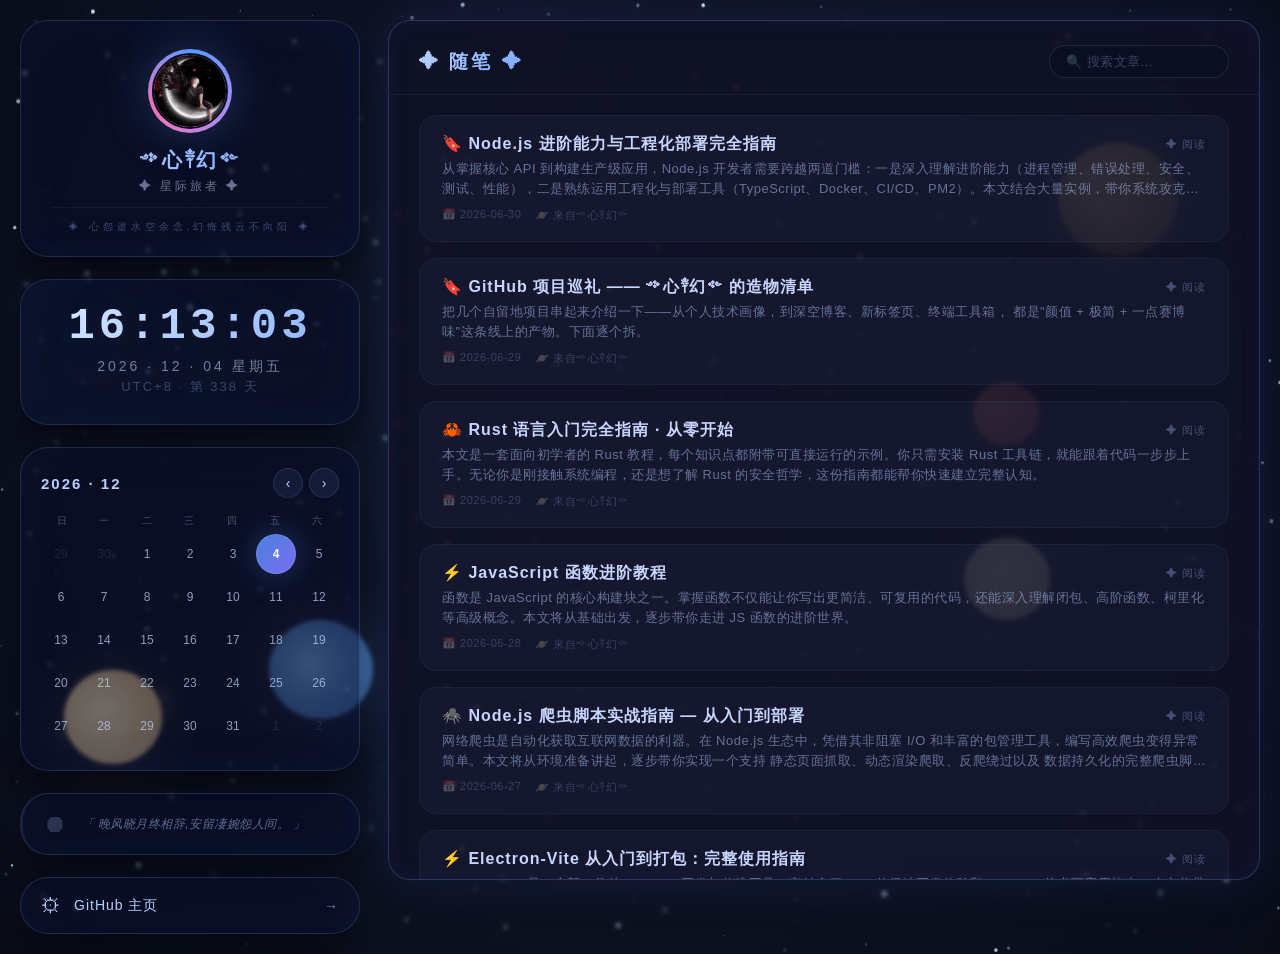
<file: index.html>
<!DOCTYPE html>
<html lang="zh-CN">
<head>
    <meta charset="UTF-8" />
    <meta name="viewport" content="width=device-width, initial-scale=1.0" />
    <title>༺心༒幻༻</title>
   <link rel="icon" href="./ico.ico" type="image/x-icon">
    <link rel="stylesheet" href="style.css" />
</head>
<body>

    <!-- 宇宙主题背景层（恒星太阳、银河光带、星系） -->
    <div id="universe-theme-layer"></div>

    <!-- 星空画布 -->
    <canvas id="starfield"></canvas>

    <!-- 太阳系行星点缀 -->
    <div class="planet planet-jupiter"></div>
    <div class="planet planet-saturn"></div>
    <div class="planet planet-mars"></div>
    <div class="planet planet-venus"></div>
    <div class="planet planet-neptune"></div>

    <!-- 流星 -->
    <div class="shooting-star"></div>
    <div class="shooting-star"></div>
    <div class="shooting-star"></div>
    <div class="shooting-star"></div>

    <!-- 主布局 -->
    <div class="container">

        <!-- 左侧面板 -->
        <div class="left-panel">

            <!-- 问候 -->
            <div class="card greeting-card">
                <div class="avatar-ring">
                    <img src="./touxiang.png" alt="头像">
                </div>
                <h1>༺心༒幻༻</h1>
                <p>✦ 星际旅者 ✦</p>
                <div class="tagline">◈ 心怨逝水空余念,幻悔残云不向阳 ◈</div>
            </div>

            <!-- 时钟 -->
            <div class="card clock-card">
                <div class="clock-time" id="clockDisplay">00:00:00</div>
                <div class="clock-date" id="dateDisplay">---- · -- · --</div>
                <div class="clock-seconds" id="secondsDisplay">-- UTC+8</div>
            </div>

            <!-- 日历 -->
            <div class="card calendar-card">
                <div class="calendar-header">
                    <h2 id="calendarTitle">2026 · 06</h2>
                    <div class="calendar-nav">
                        <button id="prevMonth">‹</button>
                        <button id="nextMonth">›</button>
                    </div>
                </div>
                <div class="calendar-weekdays">
                    <span>日</span><span>一</span><span>二</span><span>三</span><span>四</span><span>五</span><span>六</span>
                </div>
                <div class="calendar-days" id="calendarDays"></div>
            </div>

            <!-- 语录 -->
            <div class="card quote-card">
                <span class="icon">⏺</span>
                <span class="text">「 晚风晓月终相辞,安留凄婉怨人间。 」</span>
            </div>

            <!-- ★ 新增：GitHub 主页访问按钮 -->
            <div class="card github-card">
                
                <a href="https://github.com/XINHUAN-HS" target="_blank" class="github-link">
                    <span class="github-icon">⚙</span>
                    <span>GitHub 主页</span>
                    <span class="arrow">→</span>
                </a>
            </div>

        </div>

        <!-- 右侧面板 (博客) -->
        <div class="right-panel">
            <div class="card blog-card">
                <div class="blog-header">
                    <h2>✦ 随笔 ✦</h2>
                    <input type="text" id="searchInput" placeholder="🔍 搜索文章..." class="search-input" />
                </div>
                <div class="blog-body" id="blogBody">
                    <!-- 由 JS 动态渲染 -->
                </div>
            </div>
        </div>
    </div>

    <script src="script.js"></script>
</body>
</html>
</file>
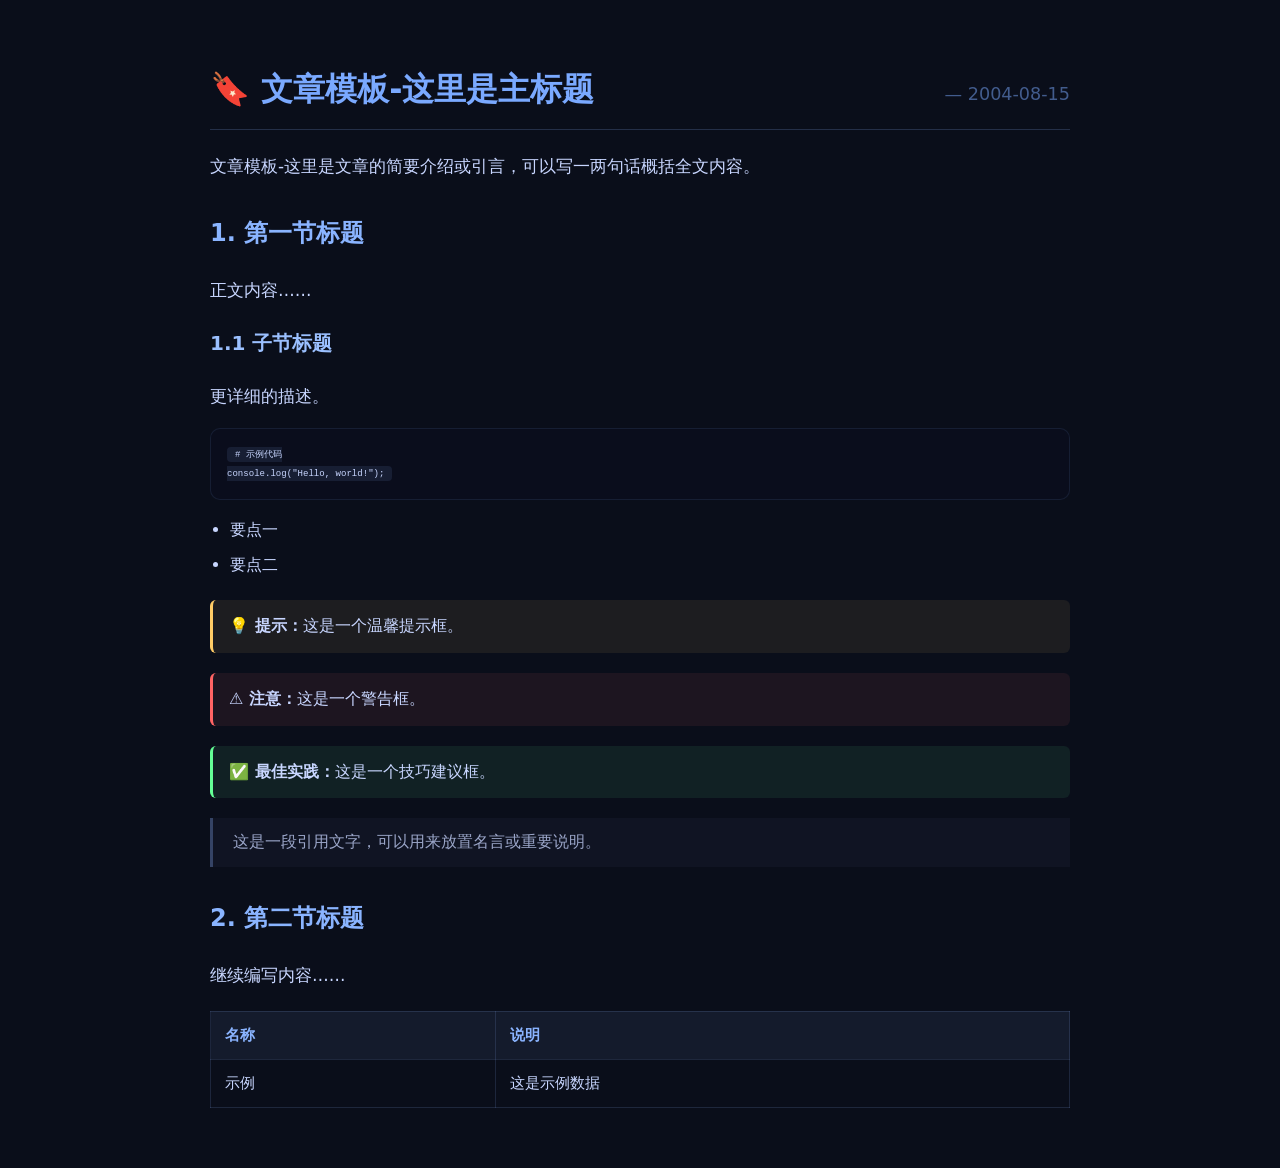
<file: article/article-template.html>
<!doctype html>
<html lang="zh-CN">
  <head>
    <meta charset="UTF-8" />
    <meta name="viewport" content="width=device-width, initial-scale=1.0" />
    <!-- ★ 修改此处：文章标题（显示在浏览器标签页） -->
    <title>文章标题</title>
    <style>
      /* ========== 全局基础样式 ========== */
      body {
        background: #0a0e1a;
        color: #c8d6ff;
        font-family:
          "Segoe UI",
          system-ui,
          -apple-system,
          sans-serif;
        padding: clamp(16px, 4vw, 40px); /* 窄屏缩小边距 */
        line-height: 1.8;
        max-width: 860px; /* 略宽一点，适应更大屏幕 */
        margin: 0 auto;
        overflow-y: auto;
        overflow-x: hidden;
      }

      /* ========== 隐藏滚动条（必须保留） ========== */
      html {
        scrollbar-width: none; /* Firefox */
        -ms-overflow-style: none; /* IE/Edge 旧版 */
      }
      html::-webkit-scrollbar {
        display: none; /* Chrome/Safari/Edge 新版 */
      }

      /* ========== 标题区（日期自动显示在右侧） ========== */
      h1 {
        color: #7aa9ff;
        border-bottom: 1px solid rgba(140, 180, 255, 0.2);
        padding-bottom: 10px;
        display: flex;
        justify-content: space-between;
        align-items: baseline;
        flex-wrap: wrap;
        gap: 10px;
        font-size: clamp(1.3rem, 5vw, 2rem); /* 标题自适应 */
      }
      h1 .pub-date {
        font-size: 0.55em;
        font-weight: normal;
        opacity: 0.5;
        white-space: nowrap;
      }

      /* ========== 二级标题 ========== */
      h2 {
        color: #8ab4ff;
        margin-top: 30px;
        font-size: clamp(1.1rem, 4vw, 1.5rem);
      }
      h3 {
        color: #9bc0ff;
        margin-top: 20px;
        font-size: clamp(1rem, 3.5vw, 1.25rem);
      }

      /* ========== 段落与文本 ========== */
      p {
        font-size: clamp(0.95rem, 3vw, 1.05rem);
      }

      /* ========== 代码样式 ========== */
      code {
        background: rgba(140, 180, 255, 0.1);
        padding: 2px 8px;
        border-radius: 4px;
        font-size: 0.85em;
        word-break: break-word; /* 防止长代码溢出 */
      }
      pre {
        background: rgba(10, 14, 30, 0.6);
        border: 1px solid rgba(140, 180, 255, 0.1);
        border-radius: 10px;
        padding: 16px;
        overflow-x: auto; /* 窄屏可横向滚动 */
        font-size: 0.82em;
        -webkit-overflow-scrolling: touch; /* iOS 平滑滚动 */
      }

      /* ========== 列表 ========== */
      ul,
      ol {
        padding-left: 20px;
      }
      li {
        margin: 6px 0;
      }

      /* ========== 引用块 / 提示框 ========== */
      blockquote {
        border-left: 3px solid rgba(140, 180, 255, 0.3);
        margin: 20px 0;
        padding: 10px 20px;
        background: rgba(140, 180, 255, 0.04);
        color: rgba(200, 214, 255, 0.75);
      }
      .note,
      .warning,
      .tip {
        padding: 12px 16px;
        border-radius: 6px;
        margin: 20px 0;
        font-size: clamp(0.88rem, 2.8vw, 1rem);
      }
      .note {
        background: rgba(255, 204, 102, 0.08);
        border-left: 3px solid #ffcc66;
      }
      .warning {
        background: rgba(255, 100, 100, 0.08);
        border-left: 3px solid #ff6464;
      }
      .tip {
        background: rgba(100, 255, 150, 0.08);
        border-left: 3px solid #64ff96;
      }

      /* ========== 链接 ========== */
      a {
        color: #8ab4ff;
        word-break: break-all; /* 长链接换行 */
      }
      a:hover {
        color: #aaccff;
      }

      /* ========== 表格（窄屏可横向滚动） ========== */
      .table-wrapper {
        overflow-x: auto;
        -webkit-overflow-scrolling: touch;
        margin: 20px 0;
      }
      table {
        width: 100%;
        border-collapse: collapse;
        min-width: 360px; /* 保证窄屏时出现滚动条 */
      }
      th,
      td {
        border: 1px solid rgba(140, 180, 255, 0.15);
        padding: 10px 14px;
        text-align: left;
        font-size: clamp(0.83rem, 2.5vw, 0.94rem);
      }
      th {
        background: rgba(140, 180, 255, 0.08);
        color: #8ab4ff;
      }

      /* ========== 图片 ========== */
      img {
        max-width: 100%;
        height: auto;
        border-radius: 8px;
        margin: 20px 0;
      }

      /* ========== 响应式适配（细调） ========== */
      @media (max-width: 800px) {
        body {
          padding: 20px 16px;
        }
        h1 {
          flex-direction: column; /* 标题与日期上下排列 */
          align-items: flex-start;
        }
        h1 .pub-date {
          font-size: 0.48em;
        }
        pre {
          padding: 14px;
          font-size: 0.76em;
        }
        .note,
        .warning,
        .tip {
          padding: 11px 13px;
        }
        th,
        td {
          padding: 9px 11px;
        }
      }

      @media (max-width: 520px) {
        body {
          padding: 14px 10px;
        }
        h2 {
          margin-top: 26px;
        }
        h3 {
          margin-top: 18px;
        }
        pre {
          padding: 10px;
          font-size: 0.7em;
        }
        table {
          min-width: 280px;
        }
        th,
        td {
          padding: 7px 8px;
          font-size: 0.77rem;
        }
      }
    </style>
  </head>
  <body>
    <!-- ★ 修改此处：文章主标题 + 发布日期 -->
    <h1>
      <span>🔖 文章模板-这里是主标题</span>
      <span class="pub-date">— 2004-08-15</span>
    </h1>

    <!-- ★ 文章导语（可选） -->
    <p>文章模板-这里是文章的简要介绍或引言，可以写一两句话概括全文内容。</p>

    <!-- ★ 正文开始，按需使用 h2/h3、p、pre、ul、blockquote、.note 等 -->

    <h2>1. 第一节标题</h2>
    <p>正文内容……</p>

    <h3>1.1 子节标题</h3>
    <p>更详细的描述。</p>

    <pre><code># 示例代码
console.log("Hello, world!");</code></pre>

    <ul>
      <li>要点一</li>
      <li>要点二</li>
    </ul>

    <div class="note"><strong>💡 提示：</strong>这是一个温馨提示框。</div>

    <div class="warning"><strong>⚠️ 注意：</strong>这是一个警告框。</div>

    <div class="tip"><strong>✅ 最佳实践：</strong>这是一个技巧建议框。</div>

    <blockquote>这是一段引用文字，可以用来放置名言或重要说明。</blockquote>

    <h2>2. 第二节标题</h2>
    <p>继续编写内容……</p>

    <!-- 如果需要表格，请将 table 放在 div.table-wrapper 内 -->
    <div class="table-wrapper">
      <table>
        <thead>
          <tr>
            <th>名称</th>
            <th>说明</th>
          </tr>
        </thead>
        <tbody>
          <tr>
            <td>示例</td>
            <td>这是示例数据</td>
          </tr>
        </tbody>
      </table>
    </div>

    <!-- ★ 底部无需再写日期，已放在标题旁 -->
  </body>
</html>
</file>
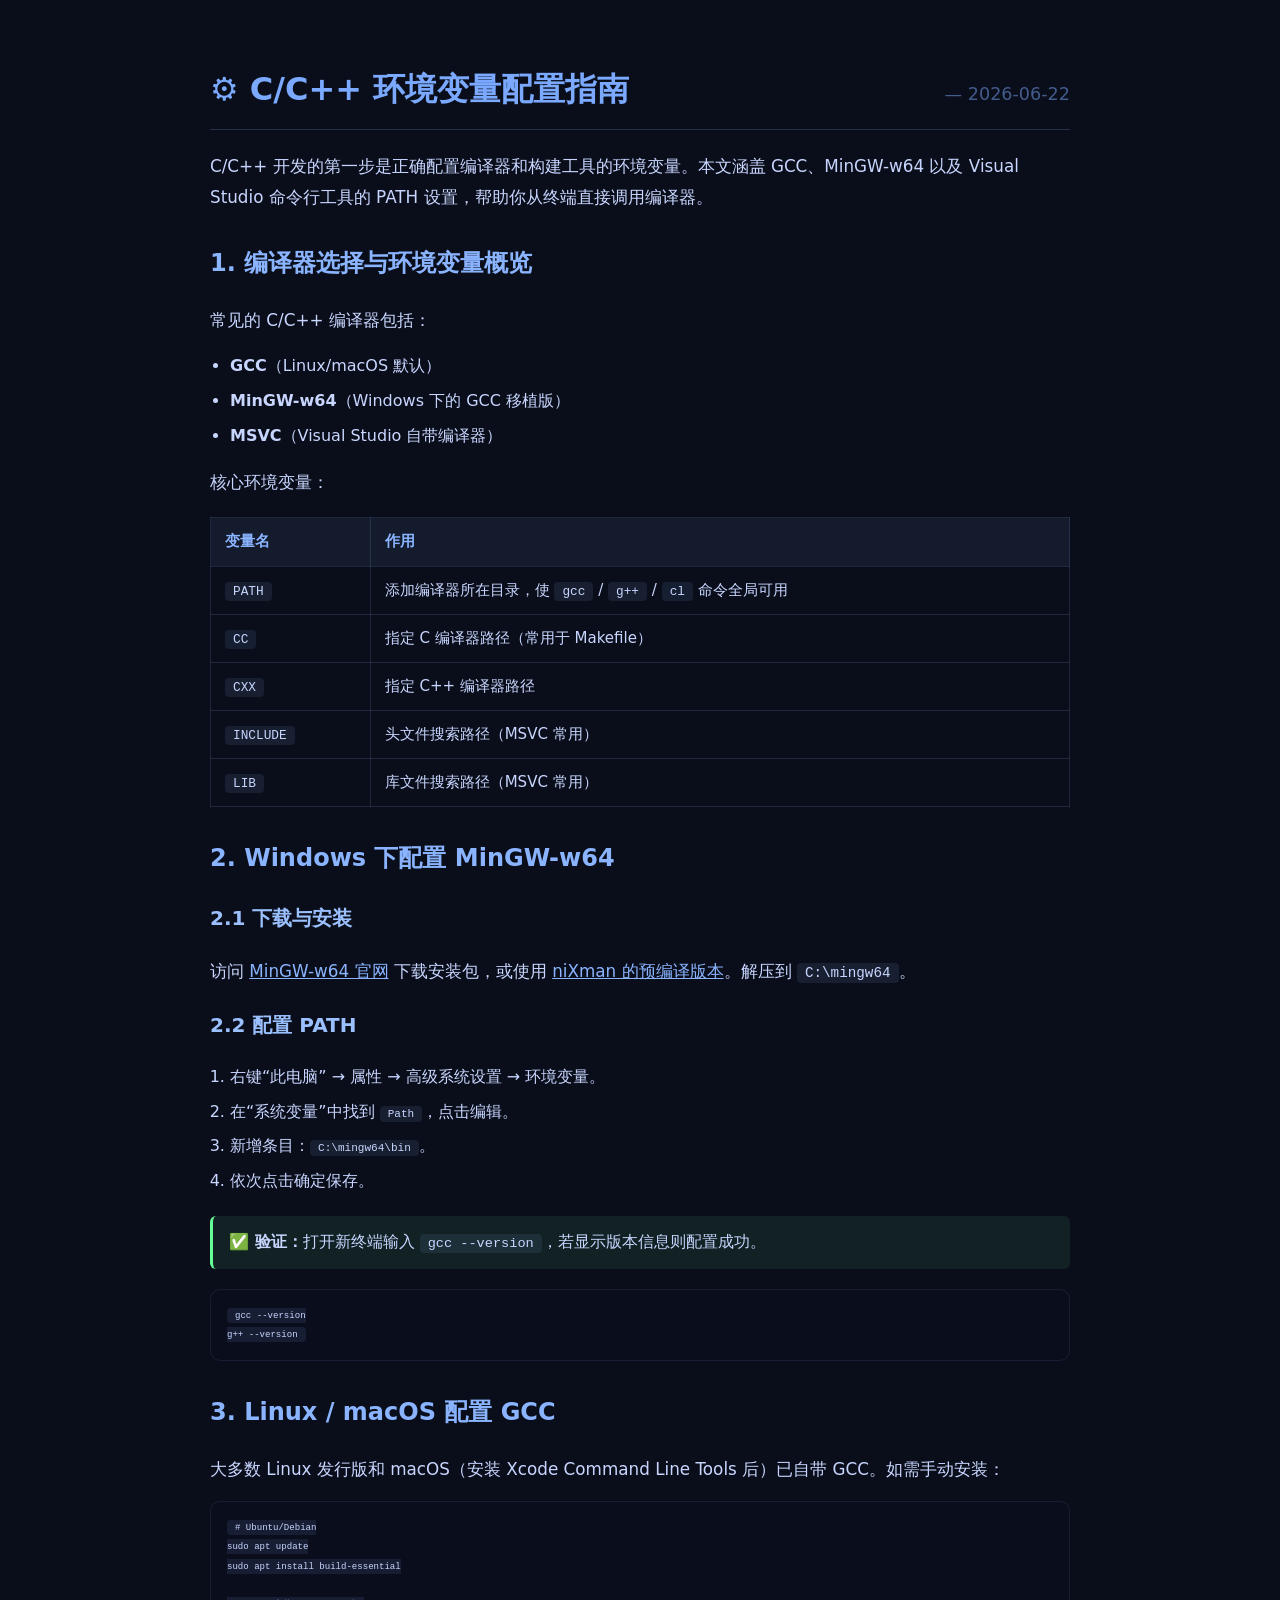
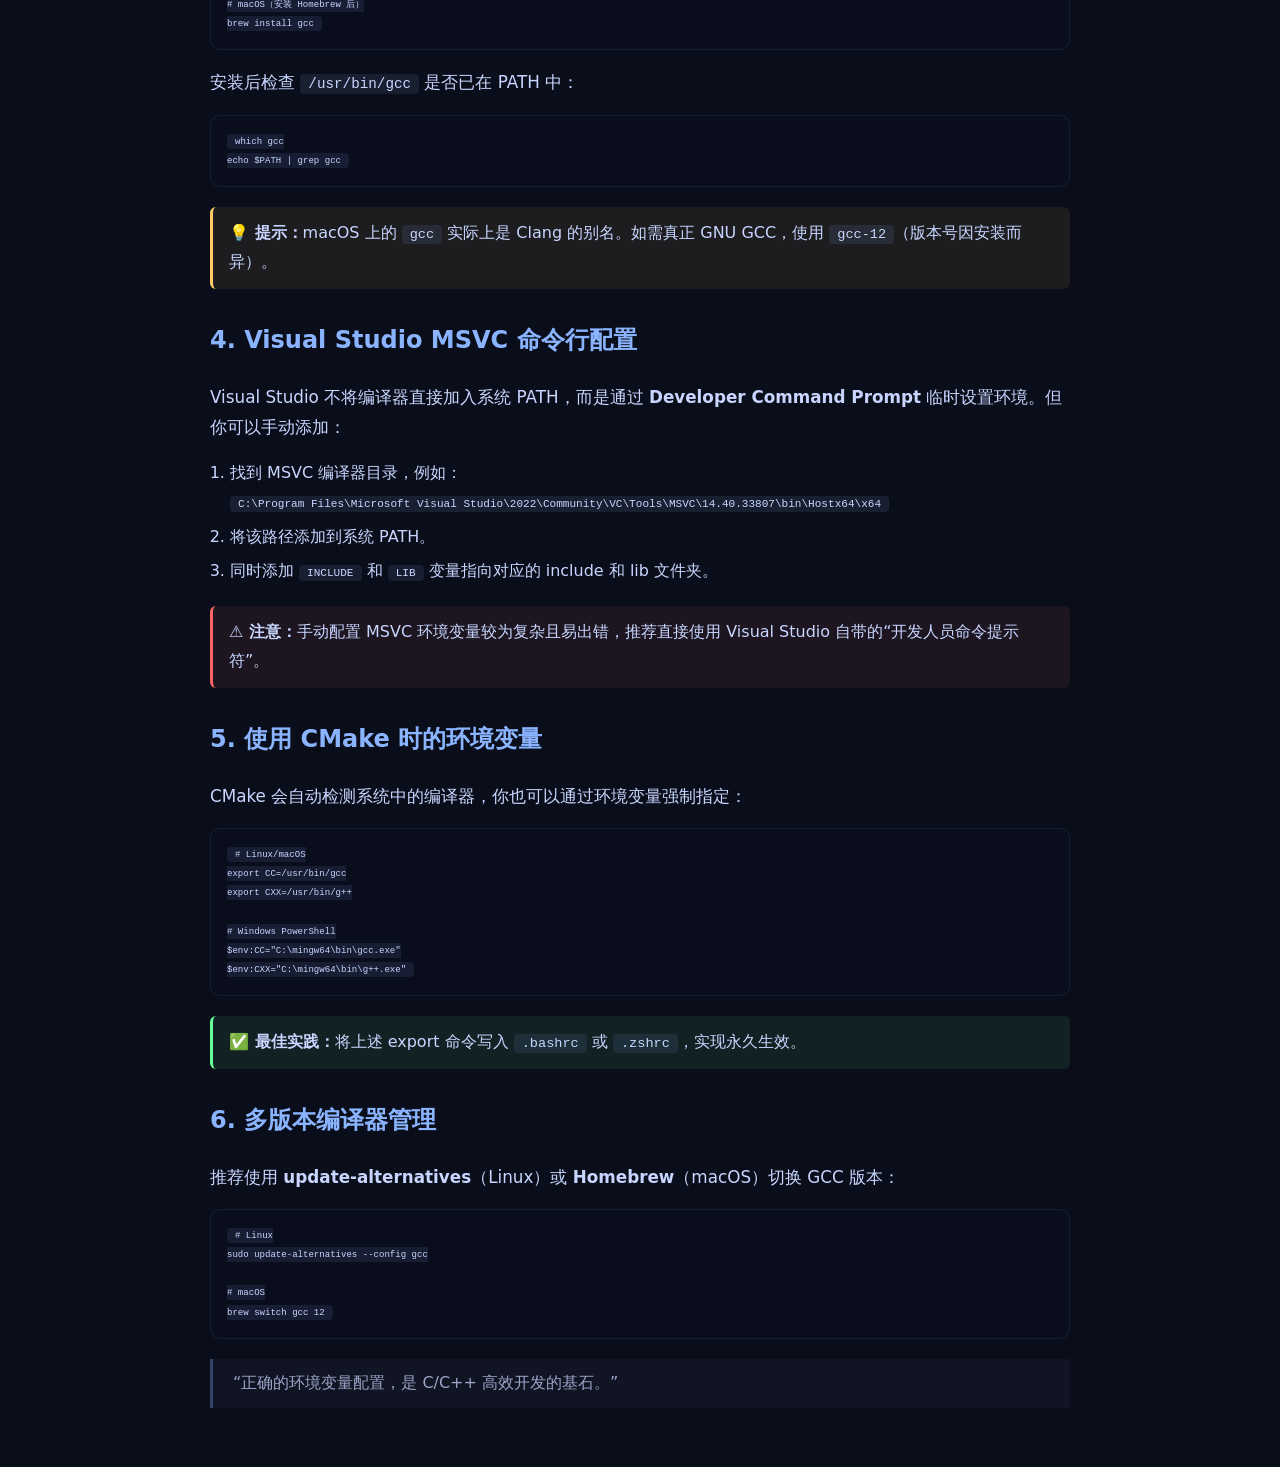
<file: article/c&cpp-env-setup.html>
<!doctype html>
<html lang="zh-CN">
  <head>
    <meta charset="UTF-8" />
    <meta name="viewport" content="width=device-width, initial-scale=1.0" />
    <title>C/C++ 环境变量配置指南</title>
    <style>
      /* ========== 全局基础样式 ========== */
      body {
        background: #0a0e1a;
        color: #c8d6ff;
        font-family:
          "Segoe UI",
          system-ui,
          -apple-system,
          sans-serif;
        padding: clamp(16px, 4vw, 40px); /* 窄屏缩小边距 */
        line-height: 1.8;
        max-width: 860px; /* 略宽一点，适应更大屏幕 */
        margin: 0 auto;
        overflow-y: auto;
        overflow-x: hidden;
      }

      /* ========== 隐藏滚动条（必须保留） ========== */
      html {
        scrollbar-width: none; /* Firefox */
        -ms-overflow-style: none; /* IE/Edge 旧版 */
      }
      html::-webkit-scrollbar {
        display: none; /* Chrome/Safari/Edge 新版 */
      }

      /* ========== 标题区（日期自动显示在右侧） ========== */
      h1 {
        color: #7aa9ff;
        border-bottom: 1px solid rgba(140, 180, 255, 0.2);
        padding-bottom: 10px;
        display: flex;
        justify-content: space-between;
        align-items: baseline;
        flex-wrap: wrap;
        gap: 10px;
        font-size: clamp(1.3rem, 5vw, 2rem); /* 标题自适应 */
      }
      h1 .pub-date {
        font-size: 0.55em;
        font-weight: normal;
        opacity: 0.5;
        white-space: nowrap;
      }

      /* ========== 二级标题 ========== */
      h2 {
        color: #8ab4ff;
        margin-top: 30px;
        font-size: clamp(1.1rem, 4vw, 1.5rem);
      }
      h3 {
        color: #9bc0ff;
        margin-top: 20px;
        font-size: clamp(1rem, 3.5vw, 1.25rem);
      }

      /* ========== 段落与文本 ========== */
      p {
        font-size: clamp(0.95rem, 3vw, 1.05rem);
      }

      /* ========== 代码样式 ========== */
      code {
        background: rgba(140, 180, 255, 0.1);
        padding: 2px 8px;
        border-radius: 4px;
        font-size: 0.85em;
        word-break: break-word; /* 防止长代码溢出 */
      }
      pre {
        background: rgba(10, 14, 30, 0.6);
        border: 1px solid rgba(140, 180, 255, 0.1);
        border-radius: 10px;
        padding: 16px;
        overflow-x: auto; /* 窄屏可横向滚动 */
        font-size: 0.82em;
        -webkit-overflow-scrolling: touch; /* iOS 平滑滚动 */
      }

      /* ========== 列表 ========== */
      ul,
      ol {
        padding-left: 20px;
      }
      li {
        margin: 6px 0;
      }

      /* ========== 引用块 / 提示框 ========== */
      blockquote {
        border-left: 3px solid rgba(140, 180, 255, 0.3);
        margin: 20px 0;
        padding: 10px 20px;
        background: rgba(140, 180, 255, 0.04);
        color: rgba(200, 214, 255, 0.75);
      }
      .note,
      .warning,
      .tip {
        padding: 12px 16px;
        border-radius: 6px;
        margin: 20px 0;
        font-size: clamp(0.88rem, 2.8vw, 1rem);
      }
      .note {
        background: rgba(255, 204, 102, 0.08);
        border-left: 3px solid #ffcc66;
      }
      .warning {
        background: rgba(255, 100, 100, 0.08);
        border-left: 3px solid #ff6464;
      }
      .tip {
        background: rgba(100, 255, 150, 0.08);
        border-left: 3px solid #64ff96;
      }

      /* ========== 链接 ========== */
      a {
        color: #8ab4ff;
        word-break: break-all; /* 长链接换行 */
      }
      a:hover {
        color: #aaccff;
      }

      /* ========== 表格（窄屏可横向滚动） ========== */
      .table-wrapper {
        overflow-x: auto;
        -webkit-overflow-scrolling: touch;
        margin: 20px 0;
      }
      table {
        width: 100%;
        border-collapse: collapse;
        min-width: 360px; /* 保证窄屏时出现滚动条 */
      }
      th,
      td {
        border: 1px solid rgba(140, 180, 255, 0.15);
        padding: 10px 14px;
        text-align: left;
        font-size: clamp(0.83rem, 2.5vw, 0.94rem);
      }
      th {
        background: rgba(140, 180, 255, 0.08);
        color: #8ab4ff;
      }

      /* ========== 图片 ========== */
      img {
        max-width: 100%;
        height: auto;
        border-radius: 8px;
        margin: 20px 0;
      }

      /* ========== 响应式适配（细调） ========== */
      @media (max-width: 800px) {
        body {
          padding: 20px 16px;
        }
        h1 {
          flex-direction: column; /* 标题与日期上下排列 */
          align-items: flex-start;
        }
        h1 .pub-date {
          font-size: 0.48em;
        }
        pre {
          padding: 14px;
          font-size: 0.76em;
        }
        .note,
        .warning,
        .tip {
          padding: 11px 13px;
        }
        th,
        td {
          padding: 9px 11px;
        }
      }

      @media (max-width: 520px) {
        body {
          padding: 14px 10px;
        }
        h2 {
          margin-top: 26px;
        }
        h3 {
          margin-top: 18px;
        }
        pre {
          padding: 10px;
          font-size: 0.7em;
        }
        table {
          min-width: 280px;
        }
        th,
        td {
          padding: 7px 8px;
          font-size: 0.77rem;
        }
      }
    </style>
  </head>
  <body>
    <h1>
      <span>⚙️ C/C++ 环境变量配置指南</span>
      <span class="pub-date">— 2026-06-22</span>
    </h1>

    <p>
      C/C++ 开发的第一步是正确配置编译器和构建工具的环境变量。本文涵盖
      GCC、MinGW-w64 以及 Visual Studio 命令行工具的 PATH
      设置，帮助你从终端直接调用编译器。
    </p>

    <h2>1. 编译器选择与环境变量概览</h2>
    <p>常见的 C/C++ 编译器包括：</p>
    <ul>
      <li><strong>GCC</strong>（Linux/macOS 默认）</li>
      <li><strong>MinGW-w64</strong>（Windows 下的 GCC 移植版）</li>
      <li><strong>MSVC</strong>（Visual Studio 自带编译器）</li>
    </ul>
    <p>核心环境变量：</p>
    <div class="table-wrapper">
      <table>
        <thead>
          <tr>
            <th>变量名</th>
            <th>作用</th>
          </tr>
        </thead>
        <tbody>
          <tr>
            <td><code>PATH</code></td>
            <td>
              添加编译器所在目录，使 <code>gcc</code> / <code>g++</code> /
              <code>cl</code> 命令全局可用
            </td>
          </tr>
          <tr>
            <td><code>CC</code></td>
            <td>指定 C 编译器路径（常用于 Makefile）</td>
          </tr>
          <tr>
            <td><code>CXX</code></td>
            <td>指定 C++ 编译器路径</td>
          </tr>
          <tr>
            <td><code>INCLUDE</code></td>
            <td>头文件搜索路径（MSVC 常用）</td>
          </tr>
          <tr>
            <td><code>LIB</code></td>
            <td>库文件搜索路径（MSVC 常用）</td>
          </tr>
        </tbody>
      </table>
    </div>
    <h2>2. Windows 下配置 MinGW-w64</h2>
    <h3>2.1 下载与安装</h3>
    <p>
      访问
      <a href="https://www.mingw-w64.org/" target="_blank">MinGW-w64 官网</a>
      下载安装包，或使用
      <a
        href="https://github.com/niXman/mingw-builds-binaries/releases"
        target="_blank"
        >niXman 的预编译版本</a
      >。解压到 <code>C:\mingw64</code>。
    </p>

    <h3>2.2 配置 PATH</h3>
    <ol>
      <li>右键“此电脑” → 属性 → 高级系统设置 → 环境变量。</li>
      <li>在“系统变量”中找到 <code>Path</code>，点击编辑。</li>
      <li>新增条目：<code>C:\mingw64\bin</code>。</li>
      <li>依次点击确定保存。</li>
    </ol>

    <div class="tip">
      <strong>✅ 验证：</strong>打开新终端输入
      <code>gcc --version</code>，若显示版本信息则配置成功。
    </div>

    <pre><code>gcc --version
g++ --version</code></pre>

    <h2>3. Linux / macOS 配置 GCC</h2>
    <p>
      大多数 Linux 发行版和 macOS（安装 Xcode Command Line Tools 后）已自带
      GCC。如需手动安装：
    </p>

    <pre><code># Ubuntu/Debian
sudo apt update
sudo apt install build-essential

# macOS（安装 Homebrew 后）
brew install gcc</code></pre>

    <p>安装后检查 <code>/usr/bin/gcc</code> 是否已在 PATH 中：</p>
    <pre><code>which gcc
echo $PATH | grep gcc</code></pre>

    <div class="note">
      <strong>💡 提示：</strong>macOS 上的 <code>gcc</code> 实际上是 Clang
      的别名。如需真正 GNU GCC，使用 <code>gcc-12</code>（版本号因安装而异）。
    </div>

    <h2>4. Visual Studio MSVC 命令行配置</h2>
    <p>
      Visual Studio 不将编译器直接加入系统 PATH，而是通过
      <strong>Developer Command Prompt</strong> 临时设置环境。但你可以手动添加：
    </p>

    <ol>
      <li>
        找到 MSVC 编译器目录，例如：<br /><code
          >C:\Program Files\Microsoft Visual
          Studio\2022\Community\VC\Tools\MSVC\14.40.33807\bin\Hostx64\x64</code
        >
      </li>
      <li>将该路径添加到系统 PATH。</li>
      <li>
        同时添加 <code>INCLUDE</code> 和 <code>LIB</code> 变量指向对应的 include
        和 lib 文件夹。
      </li>
    </ol>

    <div class="warning">
      <strong>⚠️ 注意：</strong>手动配置 MSVC
      环境变量较为复杂且易出错，推荐直接使用 Visual Studio
      自带的“开发人员命令提示符”。
    </div>

    <h2>5. 使用 CMake 时的环境变量</h2>
    <p>CMake 会自动检测系统中的编译器，你也可以通过环境变量强制指定：</p>
    <pre><code># Linux/macOS
export CC=/usr/bin/gcc
export CXX=/usr/bin/g++

# Windows PowerShell
$env:CC="C:\mingw64\bin\gcc.exe"
$env:CXX="C:\mingw64\bin\g++.exe"</code></pre>

    <div class="tip">
      <strong>✅ 最佳实践：</strong>将上述 export 命令写入
      <code>.bashrc</code> 或 <code>.zshrc</code>，实现永久生效。
    </div>

    <h2>6. 多版本编译器管理</h2>
    <p>
      推荐使用 <strong>update-alternatives</strong>（Linux）或
      <strong>Homebrew</strong>（macOS）切换 GCC 版本：
    </p>
    <pre><code># Linux
sudo update-alternatives --config gcc

# macOS
brew switch gcc 12</code></pre>

    <blockquote>“正确的环境变量配置，是 C/C++ 高效开发的基石。”</blockquote>
  </body>
</html>
</file>
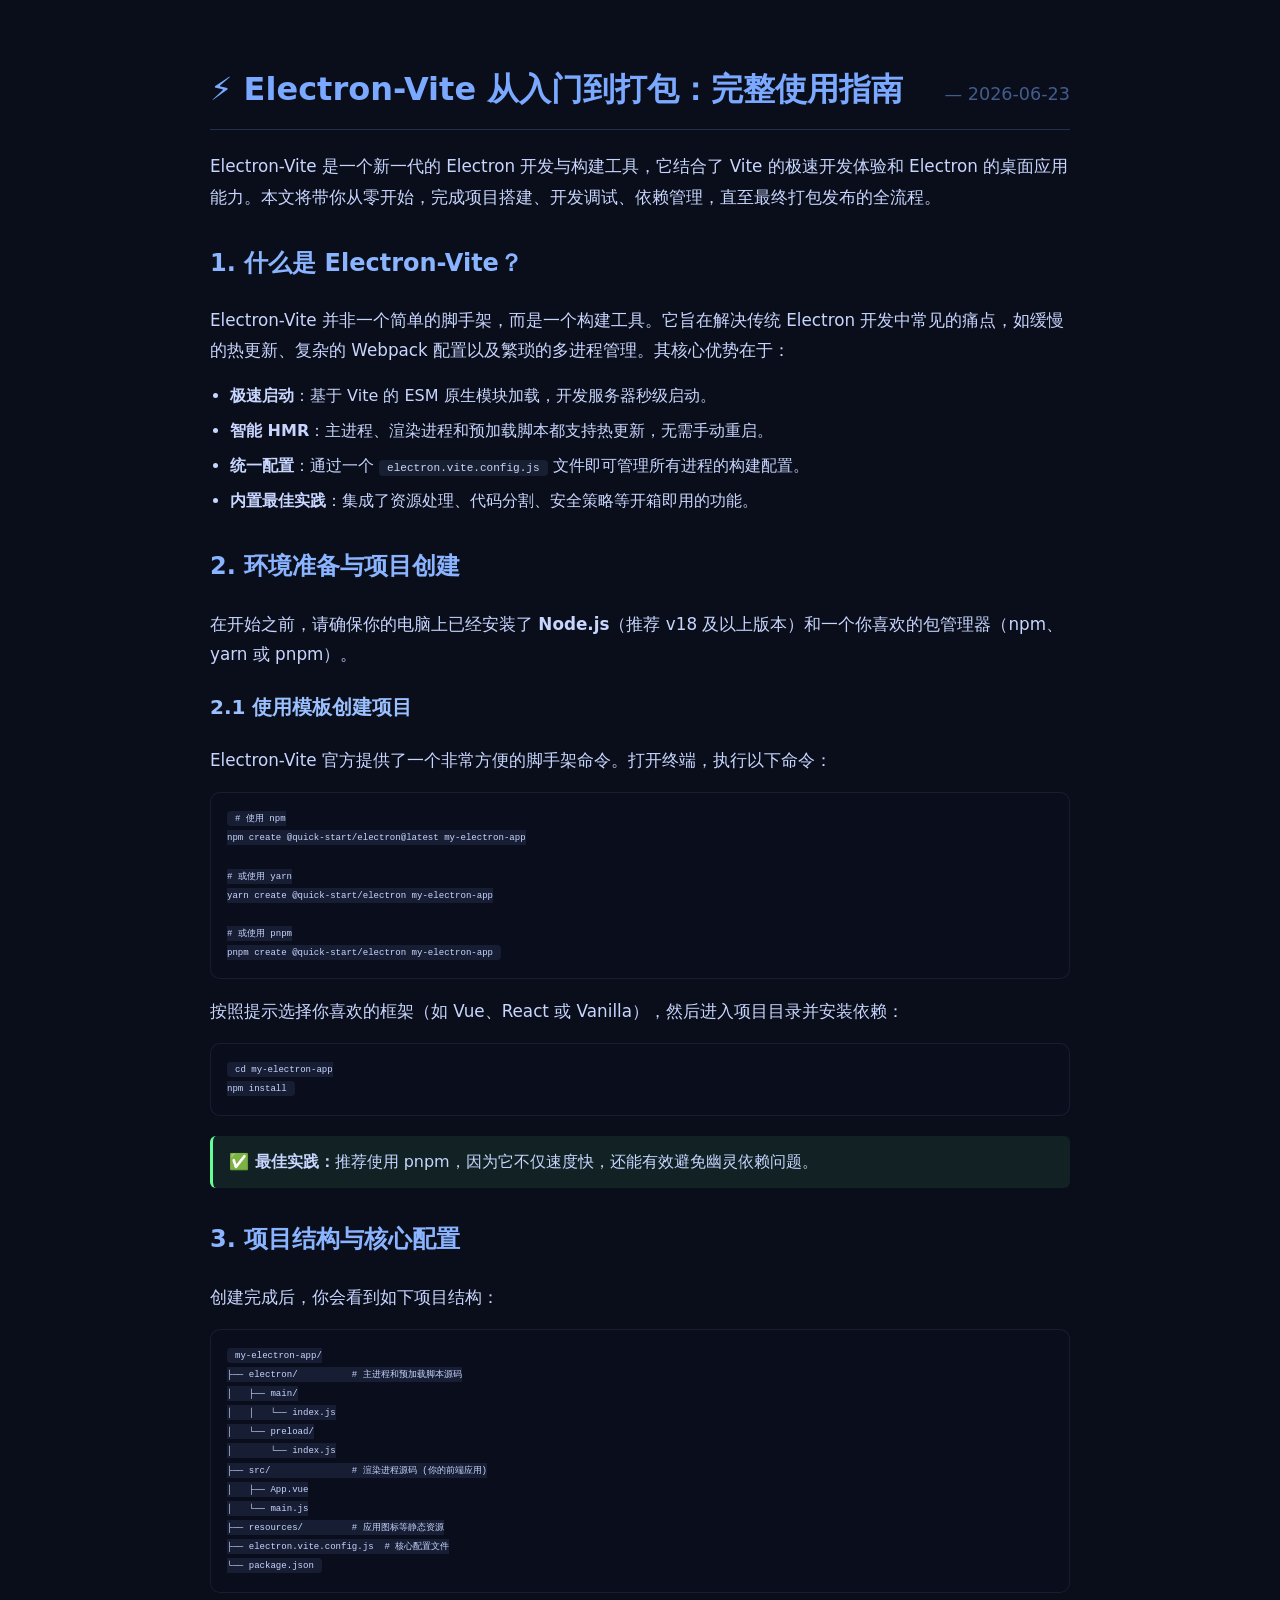
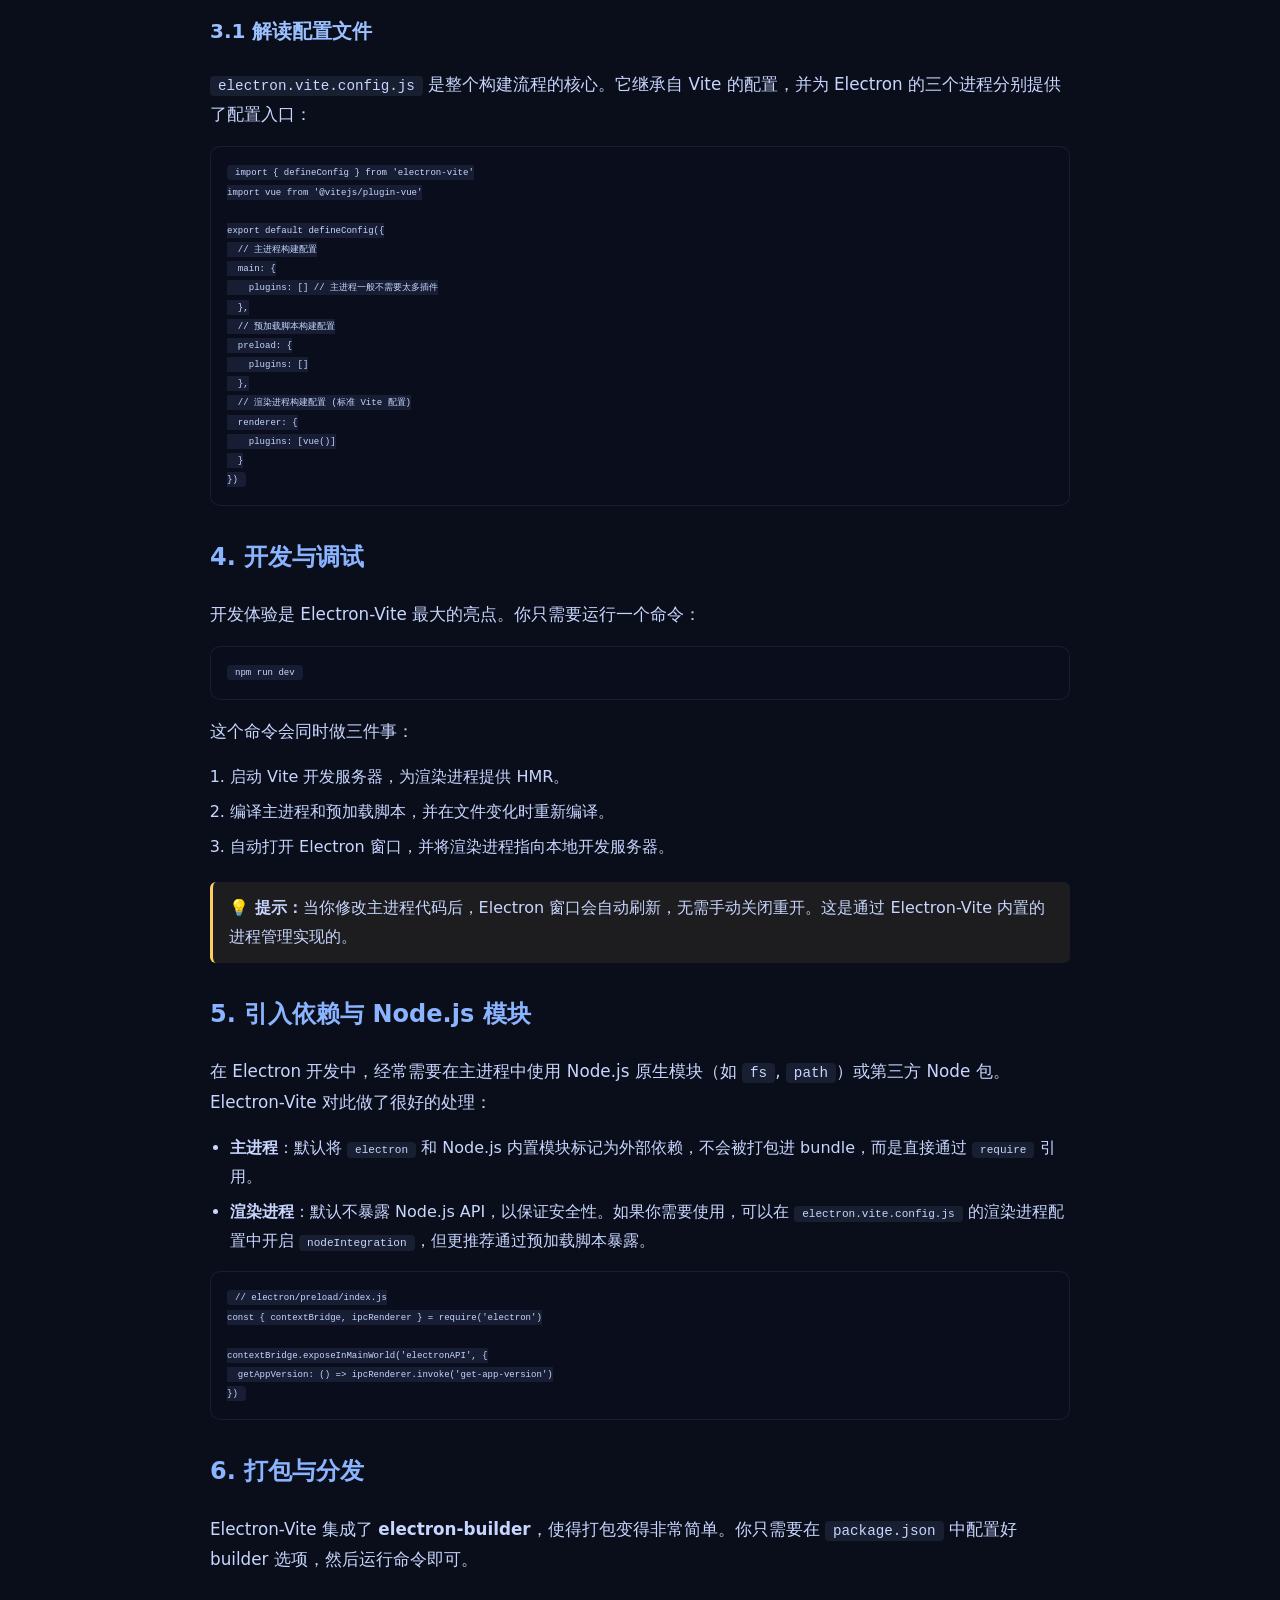
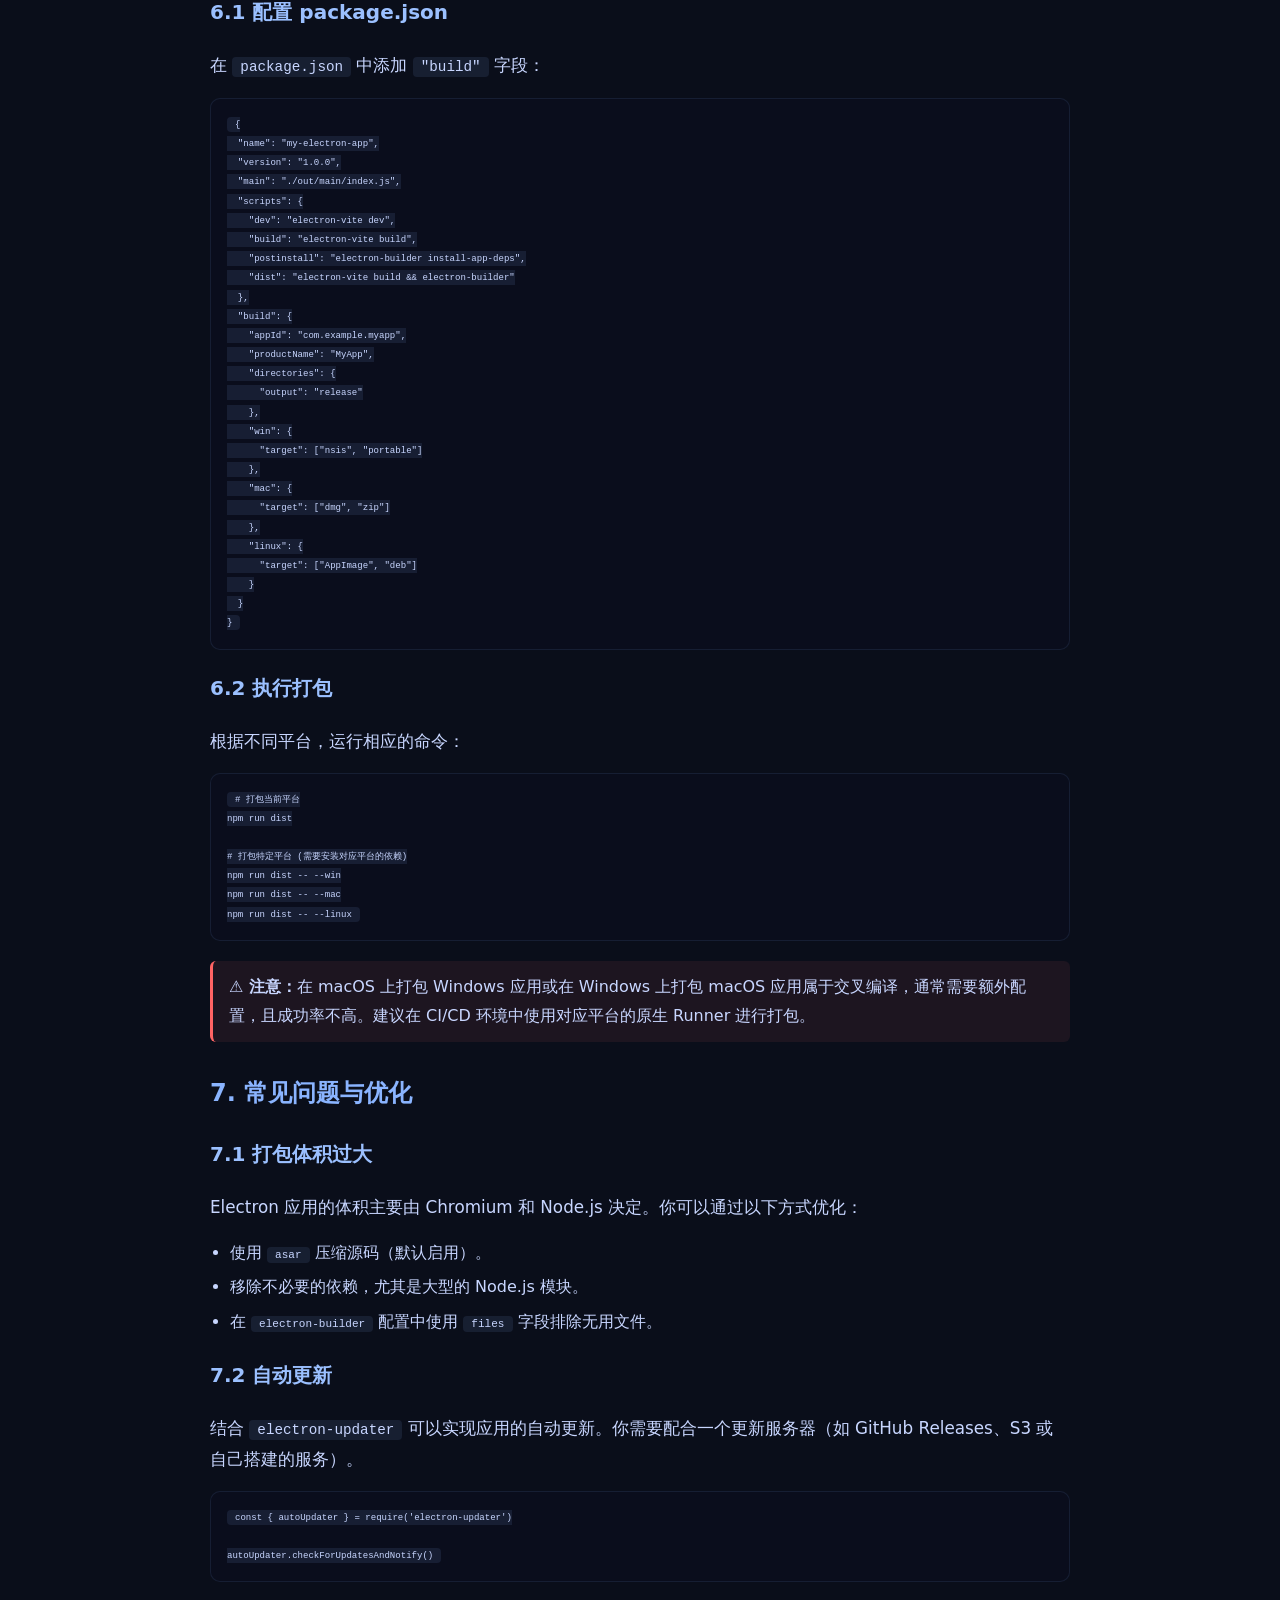
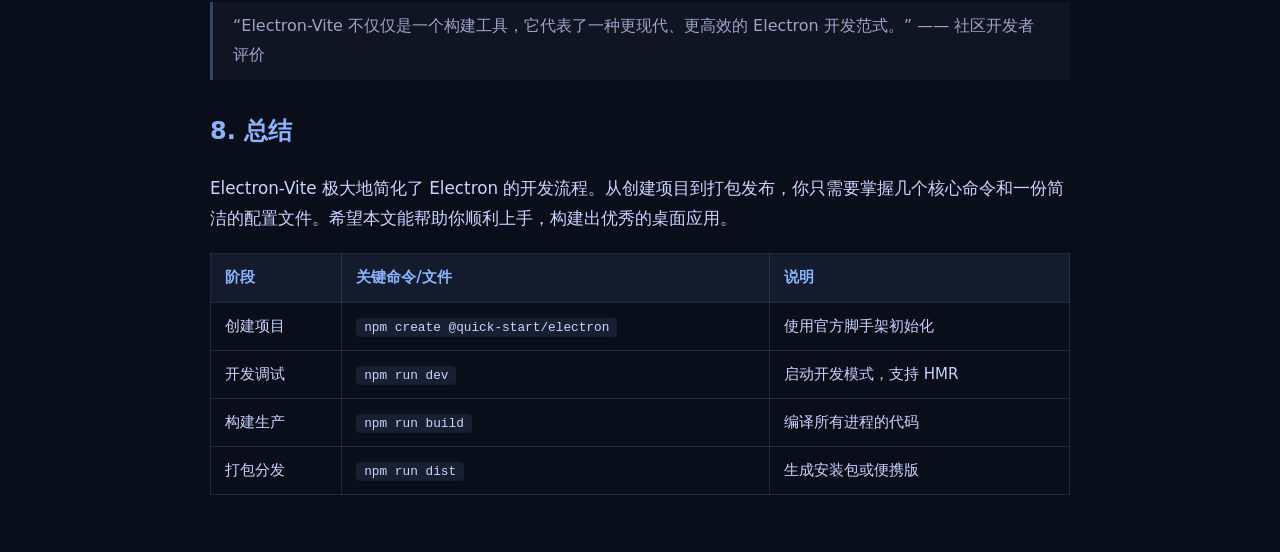
<file: article/electron-vite-guide.html>
<!doctype html>
<html lang="zh-CN">
  <head>
    <meta charset="UTF-8" />
    <meta name="viewport" content="width=device-width, initial-scale=1.0" />
    <!-- ★ 修改此处：文章标题（显示在浏览器标签页） -->
    <title>Electron-Vite 从入门到打包：完整使用指南</title>
    <style>
      /* ========== 全局基础样式 ========== */
      body {
        background: #0a0e1a;
        color: #c8d6ff;
        font-family:
          "Segoe UI",
          system-ui,
          -apple-system,
          sans-serif;
        padding: clamp(16px, 4vw, 40px); /* 窄屏缩小边距 */
        line-height: 1.8;
        max-width: 860px; /* 略宽一点，适应更大屏幕 */
        margin: 0 auto;
        overflow-y: auto;
        overflow-x: hidden;
      }

      /* ========== 隐藏滚动条（必须保留） ========== */
      html {
        scrollbar-width: none; /* Firefox */
        -ms-overflow-style: none; /* IE/Edge 旧版 */
      }
      html::-webkit-scrollbar {
        display: none; /* Chrome/Safari/Edge 新版 */
      }

      /* ========== 标题区（日期自动显示在右侧） ========== */
      h1 {
        color: #7aa9ff;
        border-bottom: 1px solid rgba(140, 180, 255, 0.2);
        padding-bottom: 10px;
        display: flex;
        justify-content: space-between;
        align-items: baseline;
        flex-wrap: wrap;
        gap: 10px;
        font-size: clamp(1.3rem, 5vw, 2rem); /* 标题自适应 */
      }
      h1 .pub-date {
        font-size: 0.55em;
        font-weight: normal;
        opacity: 0.5;
        white-space: nowrap;
      }

      /* ========== 二级标题 ========== */
      h2 {
        color: #8ab4ff;
        margin-top: 30px;
        font-size: clamp(1.1rem, 4vw, 1.5rem);
      }
      h3 {
        color: #9bc0ff;
        margin-top: 20px;
        font-size: clamp(1rem, 3.5vw, 1.25rem);
      }

      /* ========== 段落与文本 ========== */
      p {
        font-size: clamp(0.95rem, 3vw, 1.05rem);
      }

      /* ========== 代码样式 ========== */
      code {
        background: rgba(140, 180, 255, 0.1);
        padding: 2px 8px;
        border-radius: 4px;
        font-size: 0.85em;
        word-break: break-word; /* 防止长代码溢出 */
      }
      pre {
        background: rgba(10, 14, 30, 0.6);
        border: 1px solid rgba(140, 180, 255, 0.1);
        border-radius: 10px;
        padding: 16px;
        overflow-x: auto; /* 窄屏可横向滚动 */
        font-size: 0.82em;
        -webkit-overflow-scrolling: touch; /* iOS 平滑滚动 */
      }

      /* ========== 列表 ========== */
      ul,
      ol {
        padding-left: 20px;
      }
      li {
        margin: 6px 0;
      }

      /* ========== 引用块 / 提示框 ========== */
      blockquote {
        border-left: 3px solid rgba(140, 180, 255, 0.3);
        margin: 20px 0;
        padding: 10px 20px;
        background: rgba(140, 180, 255, 0.04);
        color: rgba(200, 214, 255, 0.75);
      }
      .note,
      .warning,
      .tip {
        padding: 12px 16px;
        border-radius: 6px;
        margin: 20px 0;
        font-size: clamp(0.88rem, 2.8vw, 1rem);
      }
      .note {
        background: rgba(255, 204, 102, 0.08);
        border-left: 3px solid #ffcc66;
      }
      .warning {
        background: rgba(255, 100, 100, 0.08);
        border-left: 3px solid #ff6464;
      }
      .tip {
        background: rgba(100, 255, 150, 0.08);
        border-left: 3px solid #64ff96;
      }

      /* ========== 链接 ========== */
      a {
        color: #8ab4ff;
        word-break: break-all; /* 长链接换行 */
      }
      a:hover {
        color: #aaccff;
      }

      /* ========== 表格（窄屏可横向滚动） ========== */
      .table-wrapper {
        overflow-x: auto;
        -webkit-overflow-scrolling: touch;
        margin: 20px 0;
      }
      table {
        width: 100%;
        border-collapse: collapse;
        min-width: 360px; /* 保证窄屏时出现滚动条 */
      }
      th,
      td {
        border: 1px solid rgba(140, 180, 255, 0.15);
        padding: 10px 14px;
        text-align: left;
        font-size: clamp(0.83rem, 2.5vw, 0.94rem);
      }
      th {
        background: rgba(140, 180, 255, 0.08);
        color: #8ab4ff;
      }

      /* ========== 图片 ========== */
      img {
        max-width: 100%;
        height: auto;
        border-radius: 8px;
        margin: 20px 0;
      }

      /* ========== 响应式适配（细调） ========== */
      @media (max-width: 800px) {
        body {
          padding: 20px 16px;
        }
        h1 {
          flex-direction: column; /* 标题与日期上下排列 */
          align-items: flex-start;
        }
        h1 .pub-date {
          font-size: 0.48em;
        }
        pre {
          padding: 14px;
          font-size: 0.76em;
        }
        .note,
        .warning,
        .tip {
          padding: 11px 13px;
        }
        th,
        td {
          padding: 9px 11px;
        }
      }

      @media (max-width: 520px) {
        body {
          padding: 14px 10px;
        }
        h2 {
          margin-top: 26px;
        }
        h3 {
          margin-top: 18px;
        }
        pre {
          padding: 10px;
          font-size: 0.7em;
        }
        table {
          min-width: 280px;
        }
        th,
        td {
          padding: 7px 8px;
          font-size: 0.77rem;
        }
      }
    </style>
  </head>
  <body>
    <!-- ★ 修改此处：文章主标题 + 发布日期 -->
    <h1>
      <span>⚡ Electron-Vite 从入门到打包：完整使用指南</span>
      <span class="pub-date">— 2026-06-23</span>
    </h1>

    <!-- ★ 文章导语（可选） -->
    <p>
      Electron-Vite 是一个新一代的 Electron 开发与构建工具，它结合了 Vite
      的极速开发体验和 Electron
      的桌面应用能力。本文将带你从零开始，完成项目搭建、开发调试、依赖管理，直至最终打包发布的全流程。
    </p>

    <!-- ★ 正文开始，按需使用 h2/h3、p、pre、ul、blockquote、.note 等 -->

    <h2>1. 什么是 Electron-Vite？</h2>
    <p>
      Electron-Vite 并非一个简单的脚手架，而是一个构建工具。它旨在解决传统
      Electron 开发中常见的痛点，如缓慢的热更新、复杂的 Webpack
      配置以及繁琐的多进程管理。其核心优势在于：
    </p>
    <ul>
      <li>
        <strong>极速启动</strong>：基于 Vite 的 ESM
        原生模块加载，开发服务器秒级启动。
      </li>
      <li>
        <strong>智能 HMR</strong
        >：主进程、渲染进程和预加载脚本都支持热更新，无需手动重启。
      </li>
      <li>
        <strong>统一配置</strong>：通过一个
        <code>electron.vite.config.js</code> 文件即可管理所有进程的构建配置。
      </li>
      <li>
        <strong>内置最佳实践</strong
        >：集成了资源处理、代码分割、安全策略等开箱即用的功能。
      </li>
    </ul>

    <h2>2. 环境准备与项目创建</h2>
    <p>
      在开始之前，请确保你的电脑上已经安装了 <strong>Node.js</strong>（推荐 v18
      及以上版本）和一个你喜欢的包管理器（npm、yarn 或 pnpm）。
    </p>

    <h3>2.1 使用模板创建项目</h3>
    <p>
      Electron-Vite 官方提供了一个非常方便的脚手架命令。打开终端，执行以下命令：
    </p>
    <pre><code># 使用 npm
npm create @quick-start/electron@latest my-electron-app

# 或使用 yarn
yarn create @quick-start/electron my-electron-app

# 或使用 pnpm
pnpm create @quick-start/electron my-electron-app</code></pre>
    <p>
      按照提示选择你喜欢的框架（如 Vue、React 或
      Vanilla），然后进入项目目录并安装依赖：
    </p>
    <pre><code>cd my-electron-app
npm install</code></pre>

    <div class="tip">
      <strong>✅ 最佳实践：</strong>推荐使用
      pnpm，因为它不仅速度快，还能有效避免幽灵依赖问题。
    </div>

    <h2>3. 项目结构与核心配置</h2>
    <p>创建完成后，你会看到如下项目结构：</p>
    <pre><code>my-electron-app/
├── electron/          # 主进程和预加载脚本源码
│   ├── main/
│   │   └── index.js
│   └── preload/
│       └── index.js
├── src/               # 渲染进程源码 (你的前端应用)
│   ├── App.vue
│   └── main.js
├── resources/         # 应用图标等静态资源
├── electron.vite.config.js  # 核心配置文件
└── package.json</code></pre>

    <h3>3.1 解读配置文件</h3>
    <p>
      <code>electron.vite.config.js</code> 是整个构建流程的核心。它继承自 Vite
      的配置，并为 Electron 的三个进程分别提供了配置入口：
    </p>
    <pre><code>import { defineConfig } from 'electron-vite'
import vue from '@vitejs/plugin-vue'

export default defineConfig({
  // 主进程构建配置
  main: {
    plugins: [] // 主进程一般不需要太多插件
  },
  // 预加载脚本构建配置
  preload: {
    plugins: []
  },
  // 渲染进程构建配置 (标准 Vite 配置)
  renderer: {
    plugins: [vue()]
  }
})</code></pre>

    <h2>4. 开发与调试</h2>
    <p>开发体验是 Electron-Vite 最大的亮点。你只需要运行一个命令：</p>
    <pre><code>npm run dev</code></pre>
    <p>这个命令会同时做三件事：</p>
    <ol>
      <li>启动 Vite 开发服务器，为渲染进程提供 HMR。</li>
      <li>编译主进程和预加载脚本，并在文件变化时重新编译。</li>
      <li>自动打开 Electron 窗口，并将渲染进程指向本地开发服务器。</li>
    </ol>

    <div class="note">
      <strong>💡 提示：</strong>当你修改主进程代码后，Electron
      窗口会自动刷新，无需手动关闭重开。这是通过 Electron-Vite
      内置的进程管理实现的。
    </div>

    <h2>5. 引入依赖与 Node.js 模块</h2>
    <p>
      在 Electron 开发中，经常需要在主进程中使用 Node.js 原生模块（如
      <code>fs</code>, <code>path</code>）或第三方 Node 包。Electron-Vite
      对此做了很好的处理：
    </p>
    <ul>
      <li>
        <strong>主进程</strong>：默认将 <code>electron</code> 和 Node.js
        内置模块标记为外部依赖，不会被打包进 bundle，而是直接通过
        <code>require</code> 引用。
      </li>
      <li>
        <strong>渲染进程</strong>：默认不暴露 Node.js
        API，以保证安全性。如果你需要使用，可以在
        <code>electron.vite.config.js</code> 的渲染进程配置中开启
        <code>nodeIntegration</code>，但更推荐通过预加载脚本暴露。
      </li>
    </ul>
    <pre><code>// electron/preload/index.js
const { contextBridge, ipcRenderer } = require('electron')

contextBridge.exposeInMainWorld('electronAPI', {
  getAppVersion: () => ipcRenderer.invoke('get-app-version')
})</code></pre>

    <h2>6. 打包与分发</h2>
    <p>
      Electron-Vite 集成了
      <strong>electron-builder</strong>，使得打包变得非常简单。你只需要在
      <code>package.json</code> 中配置好 builder 选项，然后运行命令即可。
    </p>

    <h3>6.1 配置 package.json</h3>
    <p>在 <code>package.json</code> 中添加 <code>"build"</code> 字段：</p>
    <pre><code>{
  "name": "my-electron-app",
  "version": "1.0.0",
  "main": "./out/main/index.js",
  "scripts": {
    "dev": "electron-vite dev",
    "build": "electron-vite build",
    "postinstall": "electron-builder install-app-deps",
    "dist": "electron-vite build && electron-builder"
  },
  "build": {
    "appId": "com.example.myapp",
    "productName": "MyApp",
    "directories": {
      "output": "release"
    },
    "win": {
      "target": ["nsis", "portable"]
    },
    "mac": {
      "target": ["dmg", "zip"]
    },
    "linux": {
      "target": ["AppImage", "deb"]
    }
  }
}</code></pre>

    <h3>6.2 执行打包</h3>
    <p>根据不同平台，运行相应的命令：</p>
    <pre><code># 打包当前平台
npm run dist

# 打包特定平台 (需要安装对应平台的依赖)
npm run dist -- --win
npm run dist -- --mac
npm run dist -- --linux</code></pre>

    <div class="warning">
      <strong>⚠️ 注意：</strong>在 macOS 上打包 Windows 应用或在 Windows 上打包
      macOS 应用属于交叉编译，通常需要额外配置，且成功率不高。建议在 CI/CD
      环境中使用对应平台的原生 Runner 进行打包。
    </div>

    <h2>7. 常见问题与优化</h2>
    <h3>7.1 打包体积过大</h3>
    <p>
      Electron 应用的体积主要由 Chromium 和 Node.js
      决定。你可以通过以下方式优化：
    </p>
    <ul>
      <li>使用 <code>asar</code> 压缩源码（默认启用）。</li>
      <li>移除不必要的依赖，尤其是大型的 Node.js 模块。</li>
      <li>
        在 <code>electron-builder</code> 配置中使用
        <code>files</code> 字段排除无用文件。
      </li>
    </ul>

    <h3>7.2 自动更新</h3>
    <p>
      结合
      <code>electron-updater</code>
      可以实现应用的自动更新。你需要配合一个更新服务器（如 GitHub Releases、S3
      或自己搭建的服务）。
    </p>
    <pre><code>const { autoUpdater } = require('electron-updater')

autoUpdater.checkForUpdatesAndNotify()</code></pre>

    <blockquote>
      “Electron-Vite 不仅仅是一个构建工具，它代表了一种更现代、更高效的 Electron
      开发范式。” —— 社区开发者评价
    </blockquote>

    <h2>8. 总结</h2>
    <p>
      Electron-Vite 极大地简化了 Electron
      的开发流程。从创建项目到打包发布，你只需要掌握几个核心命令和一份简洁的配置文件。希望本文能帮助你顺利上手，构建出优秀的桌面应用。
    </p>
    <div class="table-wrapper">
      <table>
        <thead>
          <tr>
            <th>阶段</th>
            <th>关键命令/文件</th>
            <th>说明</th>
          </tr>
        </thead>
        <tbody>
          <tr>
            <td>创建项目</td>
            <td><code>npm create @quick-start/electron</code></td>
            <td>使用官方脚手架初始化</td>
          </tr>
          <tr>
            <td>开发调试</td>
            <td><code>npm run dev</code></td>
            <td>启动开发模式，支持 HMR</td>
          </tr>
          <tr>
            <td>构建生产</td>
            <td><code>npm run build</code></td>
            <td>编译所有进程的代码</td>
          </tr>
          <tr>
            <td>打包分发</td>
            <td><code>npm run dist</code></td>
            <td>生成安装包或便携版</td>
          </tr>
        </tbody>
      </table>
    </div>
    <!-- ★ 底部无需再写日期，已放在标题旁 -->
  </body>
</html>
</file>
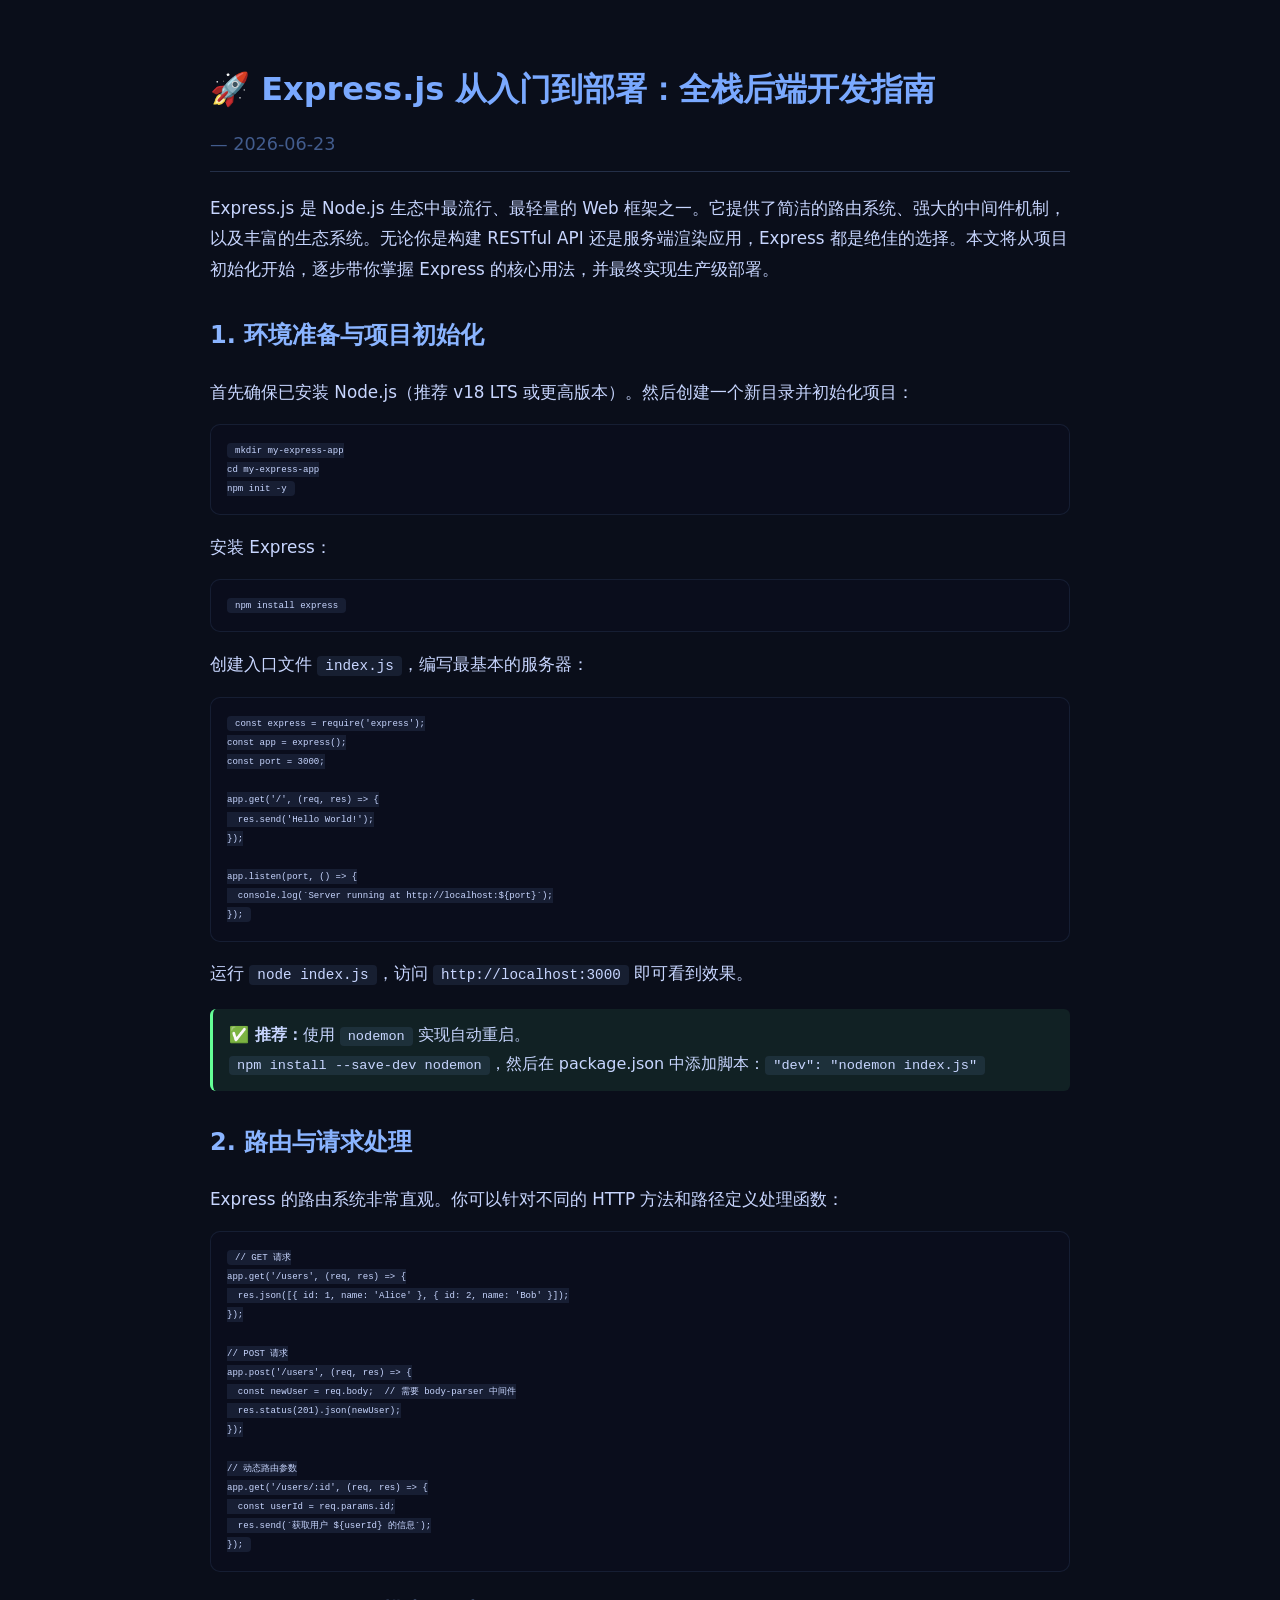
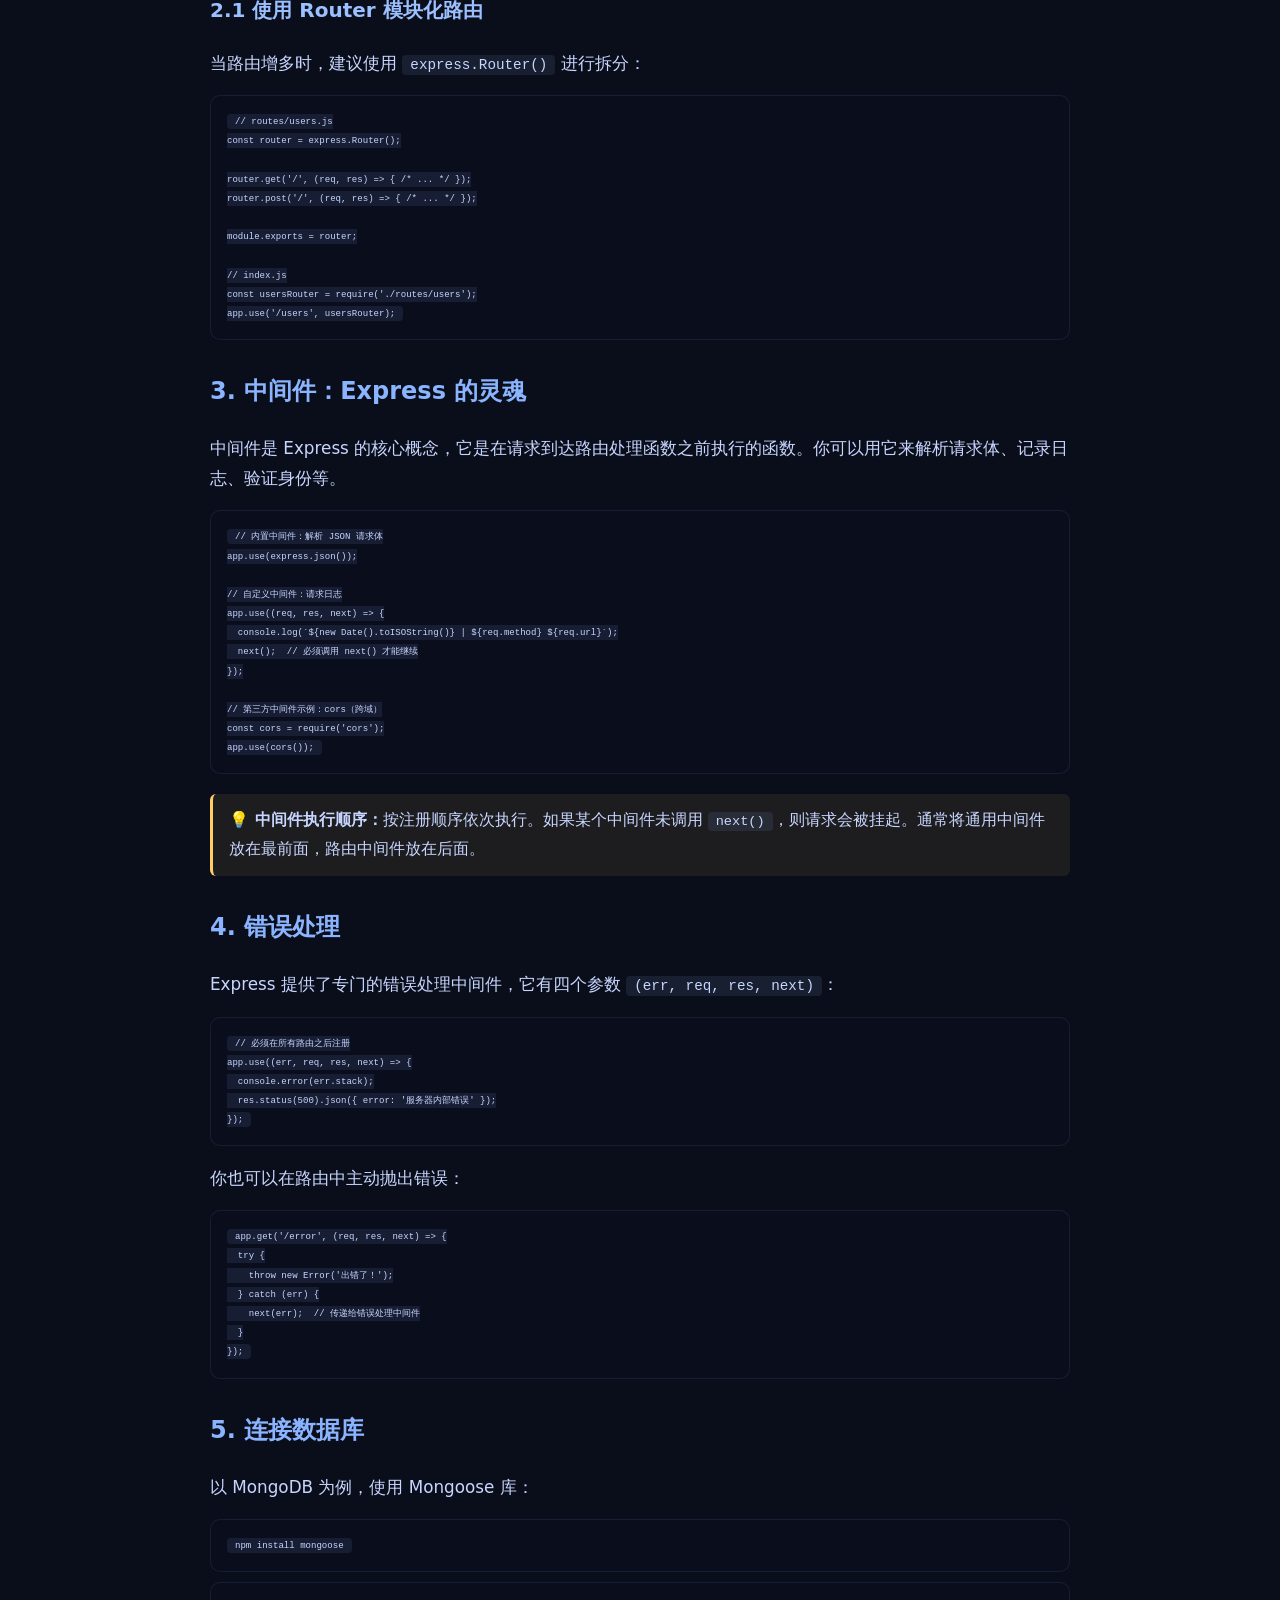
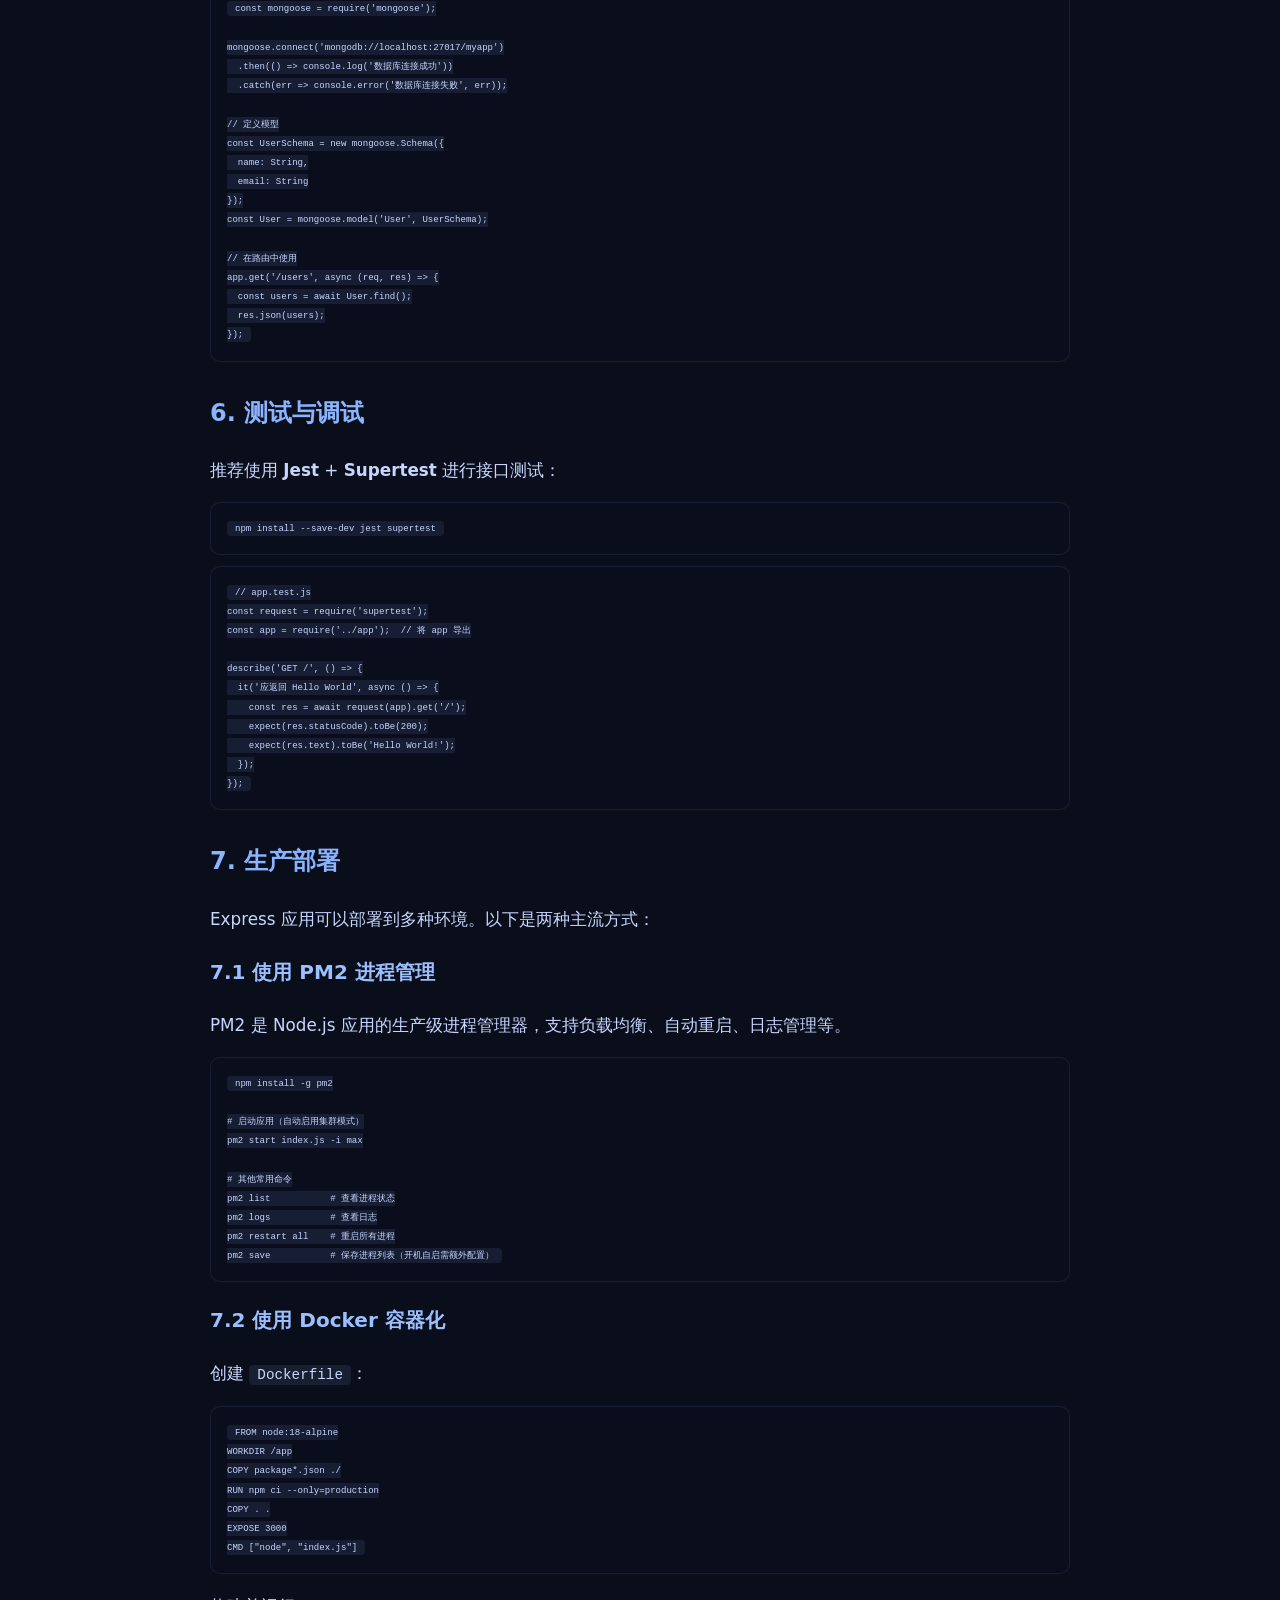
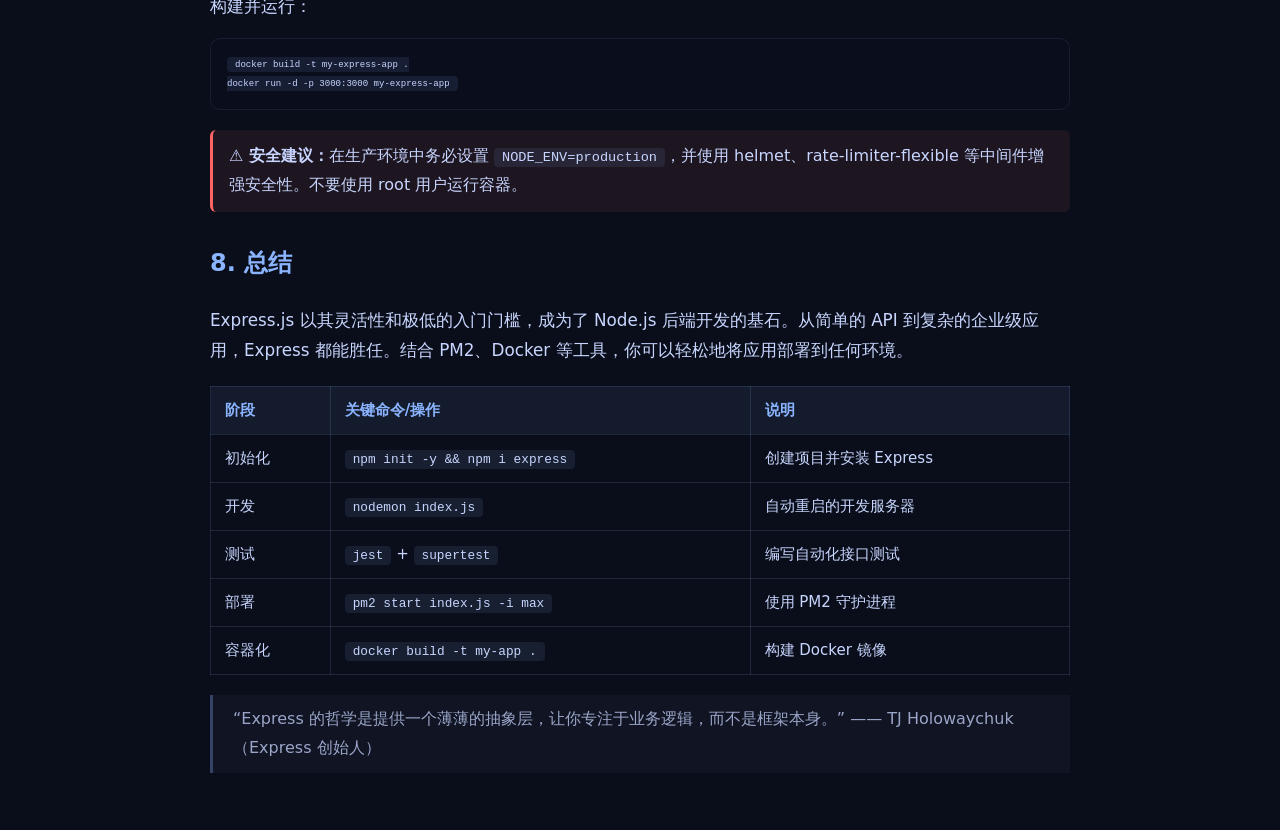
<file: article/express-guide.html>
<!doctype html>
<html lang="zh-CN">
  <head>
    <meta charset="UTF-8" />
    <meta name="viewport" content="width=device-width, initial-scale=1.0" />
    <title>Express.js 从入门到部署：全栈后端开发指南</title>
    <style>
      /* ========== 全局基础样式 ========== */
      body {
        background: #0a0e1a;
        color: #c8d6ff;
        font-family:
          "Segoe UI",
          system-ui,
          -apple-system,
          sans-serif;
        padding: clamp(16px, 4vw, 40px); /* 窄屏缩小边距 */
        line-height: 1.8;
        max-width: 860px; /* 略宽一点，适应更大屏幕 */
        margin: 0 auto;
        overflow-y: auto;
        overflow-x: hidden;
      }

      /* ========== 隐藏滚动条（必须保留） ========== */
      html {
        scrollbar-width: none; /* Firefox */
        -ms-overflow-style: none; /* IE/Edge 旧版 */
      }
      html::-webkit-scrollbar {
        display: none; /* Chrome/Safari/Edge 新版 */
      }

      /* ========== 标题区（日期自动显示在右侧） ========== */
      h1 {
        color: #7aa9ff;
        border-bottom: 1px solid rgba(140, 180, 255, 0.2);
        padding-bottom: 10px;
        display: flex;
        justify-content: space-between;
        align-items: baseline;
        flex-wrap: wrap;
        gap: 10px;
        font-size: clamp(1.3rem, 5vw, 2rem); /* 标题自适应 */
      }
      h1 .pub-date {
        font-size: 0.55em;
        font-weight: normal;
        opacity: 0.5;
        white-space: nowrap;
      }

      /* ========== 二级标题 ========== */
      h2 {
        color: #8ab4ff;
        margin-top: 30px;
        font-size: clamp(1.1rem, 4vw, 1.5rem);
      }
      h3 {
        color: #9bc0ff;
        margin-top: 20px;
        font-size: clamp(1rem, 3.5vw, 1.25rem);
      }

      /* ========== 段落与文本 ========== */
      p {
        font-size: clamp(0.95rem, 3vw, 1.05rem);
      }

      /* ========== 代码样式 ========== */
      code {
        background: rgba(140, 180, 255, 0.1);
        padding: 2px 8px;
        border-radius: 4px;
        font-size: 0.85em;
        word-break: break-word; /* 防止长代码溢出 */
      }
      pre {
        background: rgba(10, 14, 30, 0.6);
        border: 1px solid rgba(140, 180, 255, 0.1);
        border-radius: 10px;
        padding: 16px;
        overflow-x: auto; /* 窄屏可横向滚动 */
        font-size: 0.82em;
        -webkit-overflow-scrolling: touch; /* iOS 平滑滚动 */
      }

      /* ========== 列表 ========== */
      ul,
      ol {
        padding-left: 20px;
      }
      li {
        margin: 6px 0;
      }

      /* ========== 引用块 / 提示框 ========== */
      blockquote {
        border-left: 3px solid rgba(140, 180, 255, 0.3);
        margin: 20px 0;
        padding: 10px 20px;
        background: rgba(140, 180, 255, 0.04);
        color: rgba(200, 214, 255, 0.75);
      }
      .note,
      .warning,
      .tip {
        padding: 12px 16px;
        border-radius: 6px;
        margin: 20px 0;
        font-size: clamp(0.88rem, 2.8vw, 1rem);
      }
      .note {
        background: rgba(255, 204, 102, 0.08);
        border-left: 3px solid #ffcc66;
      }
      .warning {
        background: rgba(255, 100, 100, 0.08);
        border-left: 3px solid #ff6464;
      }
      .tip {
        background: rgba(100, 255, 150, 0.08);
        border-left: 3px solid #64ff96;
      }

      /* ========== 链接 ========== */
      a {
        color: #8ab4ff;
        word-break: break-all; /* 长链接换行 */
      }
      a:hover {
        color: #aaccff;
      }

      /* ========== 表格（窄屏可横向滚动） ========== */
      .table-wrapper {
        overflow-x: auto;
        -webkit-overflow-scrolling: touch;
        margin: 20px 0;
      }
      table {
        width: 100%;
        border-collapse: collapse;
        min-width: 360px; /* 保证窄屏时出现滚动条 */
      }
      th,
      td {
        border: 1px solid rgba(140, 180, 255, 0.15);
        padding: 10px 14px;
        text-align: left;
        font-size: clamp(0.83rem, 2.5vw, 0.94rem);
      }
      th {
        background: rgba(140, 180, 255, 0.08);
        color: #8ab4ff;
      }

      /* ========== 图片 ========== */
      img {
        max-width: 100%;
        height: auto;
        border-radius: 8px;
        margin: 20px 0;
      }

      /* ========== 响应式适配（细调） ========== */
      @media (max-width: 800px) {
        body {
          padding: 20px 16px;
        }
        h1 {
          flex-direction: column; /* 标题与日期上下排列 */
          align-items: flex-start;
        }
        h1 .pub-date {
          font-size: 0.48em;
        }
        pre {
          padding: 14px;
          font-size: 0.76em;
        }
        .note,
        .warning,
        .tip {
          padding: 11px 13px;
        }
        th,
        td {
          padding: 9px 11px;
        }
      }

      @media (max-width: 520px) {
        body {
          padding: 14px 10px;
        }
        h2 {
          margin-top: 26px;
        }
        h3 {
          margin-top: 18px;
        }
        pre {
          padding: 10px;
          font-size: 0.7em;
        }
        table {
          min-width: 280px;
        }
        th,
        td {
          padding: 7px 8px;
          font-size: 0.77rem;
        }
      }
    </style>
  </head>
  <body>
    <h1>
      <span>🚀 Express.js 从入门到部署：全栈后端开发指南</span>
      <span class="pub-date">— 2026-06-23</span>
    </h1>

    <p>
      Express.js 是 Node.js 生态中最流行、最轻量的 Web
      框架之一。它提供了简洁的路由系统、强大的中间件机制，以及丰富的生态系统。无论你是构建
      RESTful API 还是服务端渲染应用，Express
      都是绝佳的选择。本文将从项目初始化开始，逐步带你掌握 Express
      的核心用法，并最终实现生产级部署。
    </p>

    <h2>1. 环境准备与项目初始化</h2>
    <p>
      首先确保已安装 Node.js（推荐 v18 LTS
      或更高版本）。然后创建一个新目录并初始化项目：
    </p>
    <pre><code>mkdir my-express-app
cd my-express-app
npm init -y</code></pre>
    <p>安装 Express：</p>
    <pre><code>npm install express</code></pre>
    <p>创建入口文件 <code>index.js</code>，编写最基本的服务器：</p>
    <pre><code>const express = require('express');
const app = express();
const port = 3000;

app.get('/', (req, res) => {
  res.send('Hello World!');
});

app.listen(port, () => {
  console.log(`Server running at http://localhost:${port}`);
});</code></pre>
    <p>
      运行 <code>node index.js</code>，访问
      <code>http://localhost:3000</code> 即可看到效果。
    </p>

    <div class="tip">
      <strong>✅ 推荐：</strong>使用 <code>nodemon</code> 实现自动重启。<br />
      <code>npm install --save-dev nodemon</code>，然后在 package.json
      中添加脚本：<code>"dev": "nodemon index.js"</code>
    </div>

    <h2>2. 路由与请求处理</h2>
    <p>
      Express 的路由系统非常直观。你可以针对不同的 HTTP 方法和路径定义处理函数：
    </p>
    <pre><code>// GET 请求
app.get('/users', (req, res) => {
  res.json([{ id: 1, name: 'Alice' }, { id: 2, name: 'Bob' }]);
});

// POST 请求
app.post('/users', (req, res) => {
  const newUser = req.body;  // 需要 body-parser 中间件
  res.status(201).json(newUser);
});

// 动态路由参数
app.get('/users/:id', (req, res) => {
  const userId = req.params.id;
  res.send(`获取用户 ${userId} 的信息`);
});</code></pre>

    <h3>2.1 使用 Router 模块化路由</h3>
    <p>当路由增多时，建议使用 <code>express.Router()</code> 进行拆分：</p>
    <pre><code>// routes/users.js
const router = express.Router();

router.get('/', (req, res) => { /* ... */ });
router.post('/', (req, res) => { /* ... */ });

module.exports = router;

// index.js
const usersRouter = require('./routes/users');
app.use('/users', usersRouter);</code></pre>

    <h2>3. 中间件：Express 的灵魂</h2>
    <p>
      中间件是 Express
      的核心概念，它是在请求到达路由处理函数之前执行的函数。你可以用它来解析请求体、记录日志、验证身份等。
    </p>
    <pre><code>// 内置中间件：解析 JSON 请求体
app.use(express.json());

// 自定义中间件：请求日志
app.use((req, res, next) => {
  console.log(`${new Date().toISOString()} | ${req.method} ${req.url}`);
  next();  // 必须调用 next() 才能继续
});

// 第三方中间件示例：cors（跨域）
const cors = require('cors');
app.use(cors());</code></pre>

    <div class="note">
      <strong>💡 中间件执行顺序：</strong
      >按注册顺序依次执行。如果某个中间件未调用
      <code>next()</code
      >，则请求会被挂起。通常将通用中间件放在最前面，路由中间件放在后面。
    </div>

    <h2>4. 错误处理</h2>
    <p>
      Express 提供了专门的错误处理中间件，它有四个参数
      <code>(err, req, res, next)</code>：
    </p>
    <pre><code>// 必须在所有路由之后注册
app.use((err, req, res, next) => {
  console.error(err.stack);
  res.status(500).json({ error: '服务器内部错误' });
});</code></pre>
    <p>你也可以在路由中主动抛出错误：</p>
    <pre><code>app.get('/error', (req, res, next) => {
  try {
    throw new Error('出错了！');
  } catch (err) {
    next(err);  // 传递给错误处理中间件
  }
});</code></pre>

    <h2>5. 连接数据库</h2>
    <p>以 MongoDB 为例，使用 Mongoose 库：</p>
    <pre><code>npm install mongoose</code></pre>
    <pre><code>const mongoose = require('mongoose');

mongoose.connect('mongodb://localhost:27017/myapp')
  .then(() => console.log('数据库连接成功'))
  .catch(err => console.error('数据库连接失败', err));

// 定义模型
const UserSchema = new mongoose.Schema({
  name: String,
  email: String
});
const User = mongoose.model('User', UserSchema);

// 在路由中使用
app.get('/users', async (req, res) => {
  const users = await User.find();
  res.json(users);
});</code></pre>

    <h2>6. 测试与调试</h2>
    <p>
      推荐使用 <strong>Jest</strong> + <strong>Supertest</strong> 进行接口测试：
    </p>
    <pre><code>npm install --save-dev jest supertest</code></pre>
    <pre><code>// app.test.js
const request = require('supertest');
const app = require('../app');  // 将 app 导出

describe('GET /', () => {
  it('应返回 Hello World', async () => {
    const res = await request(app).get('/');
    expect(res.statusCode).toBe(200);
    expect(res.text).toBe('Hello World!');
  });
});</code></pre>

    <h2>7. 生产部署</h2>
    <p>Express 应用可以部署到多种环境。以下是两种主流方式：</p>

    <h3>7.1 使用 PM2 进程管理</h3>
    <p>
      PM2 是 Node.js
      应用的生产级进程管理器，支持负载均衡、自动重启、日志管理等。
    </p>
    <pre><code>npm install -g pm2

# 启动应用（自动启用集群模式）
pm2 start index.js -i max

# 其他常用命令
pm2 list           # 查看进程状态
pm2 logs           # 查看日志
pm2 restart all    # 重启所有进程
pm2 save           # 保存进程列表（开机自启需额外配置）</code></pre>

    <h3>7.2 使用 Docker 容器化</h3>
    <p>创建 <code>Dockerfile</code>：</p>
    <pre><code>FROM node:18-alpine
WORKDIR /app
COPY package*.json ./
RUN npm ci --only=production
COPY . .
EXPOSE 3000
CMD ["node", "index.js"]</code></pre>
    <p>构建并运行：</p>
    <pre><code>docker build -t my-express-app .
docker run -d -p 3000:3000 my-express-app</code></pre>

    <div class="warning">
      <strong>⚠️ 安全建议：</strong>在生产环境中务必设置
      <code>NODE_ENV=production</code>，并使用 helmet、rate-limiter-flexible
      等中间件增强安全性。不要使用 root 用户运行容器。
    </div>

    <h2>8. 总结</h2>
    <p>
      Express.js 以其灵活性和极低的入门门槛，成为了 Node.js
      后端开发的基石。从简单的 API 到复杂的企业级应用，Express 都能胜任。结合
      PM2、Docker 等工具，你可以轻松地将应用部署到任何环境。
    </p>
    <div class="table-wrapper">
      <table>
        <thead>
          <tr>
            <th>阶段</th>
            <th>关键命令/操作</th>
            <th>说明</th>
          </tr>
        </thead>
        <tbody>
          <tr>
            <td>初始化</td>
            <td><code>npm init -y && npm i express</code></td>
            <td>创建项目并安装 Express</td>
          </tr>
          <tr>
            <td>开发</td>
            <td><code>nodemon index.js</code></td>
            <td>自动重启的开发服务器</td>
          </tr>
          <tr>
            <td>测试</td>
            <td><code>jest</code> + <code>supertest</code></td>
            <td>编写自动化接口测试</td>
          </tr>
          <tr>
            <td>部署</td>
            <td><code>pm2 start index.js -i max</code></td>
            <td>使用 PM2 守护进程</td>
          </tr>
          <tr>
            <td>容器化</td>
            <td><code>docker build -t my-app .</code></td>
            <td>构建 Docker 镜像</td>
          </tr>
        </tbody>
      </table>
    </div>
    <blockquote>
      “Express
      的哲学是提供一个薄薄的抽象层，让你专注于业务逻辑，而不是框架本身。” —— TJ
      Holowaychuk（Express 创始人）
    </blockquote>
  </body>
</html>
</file>
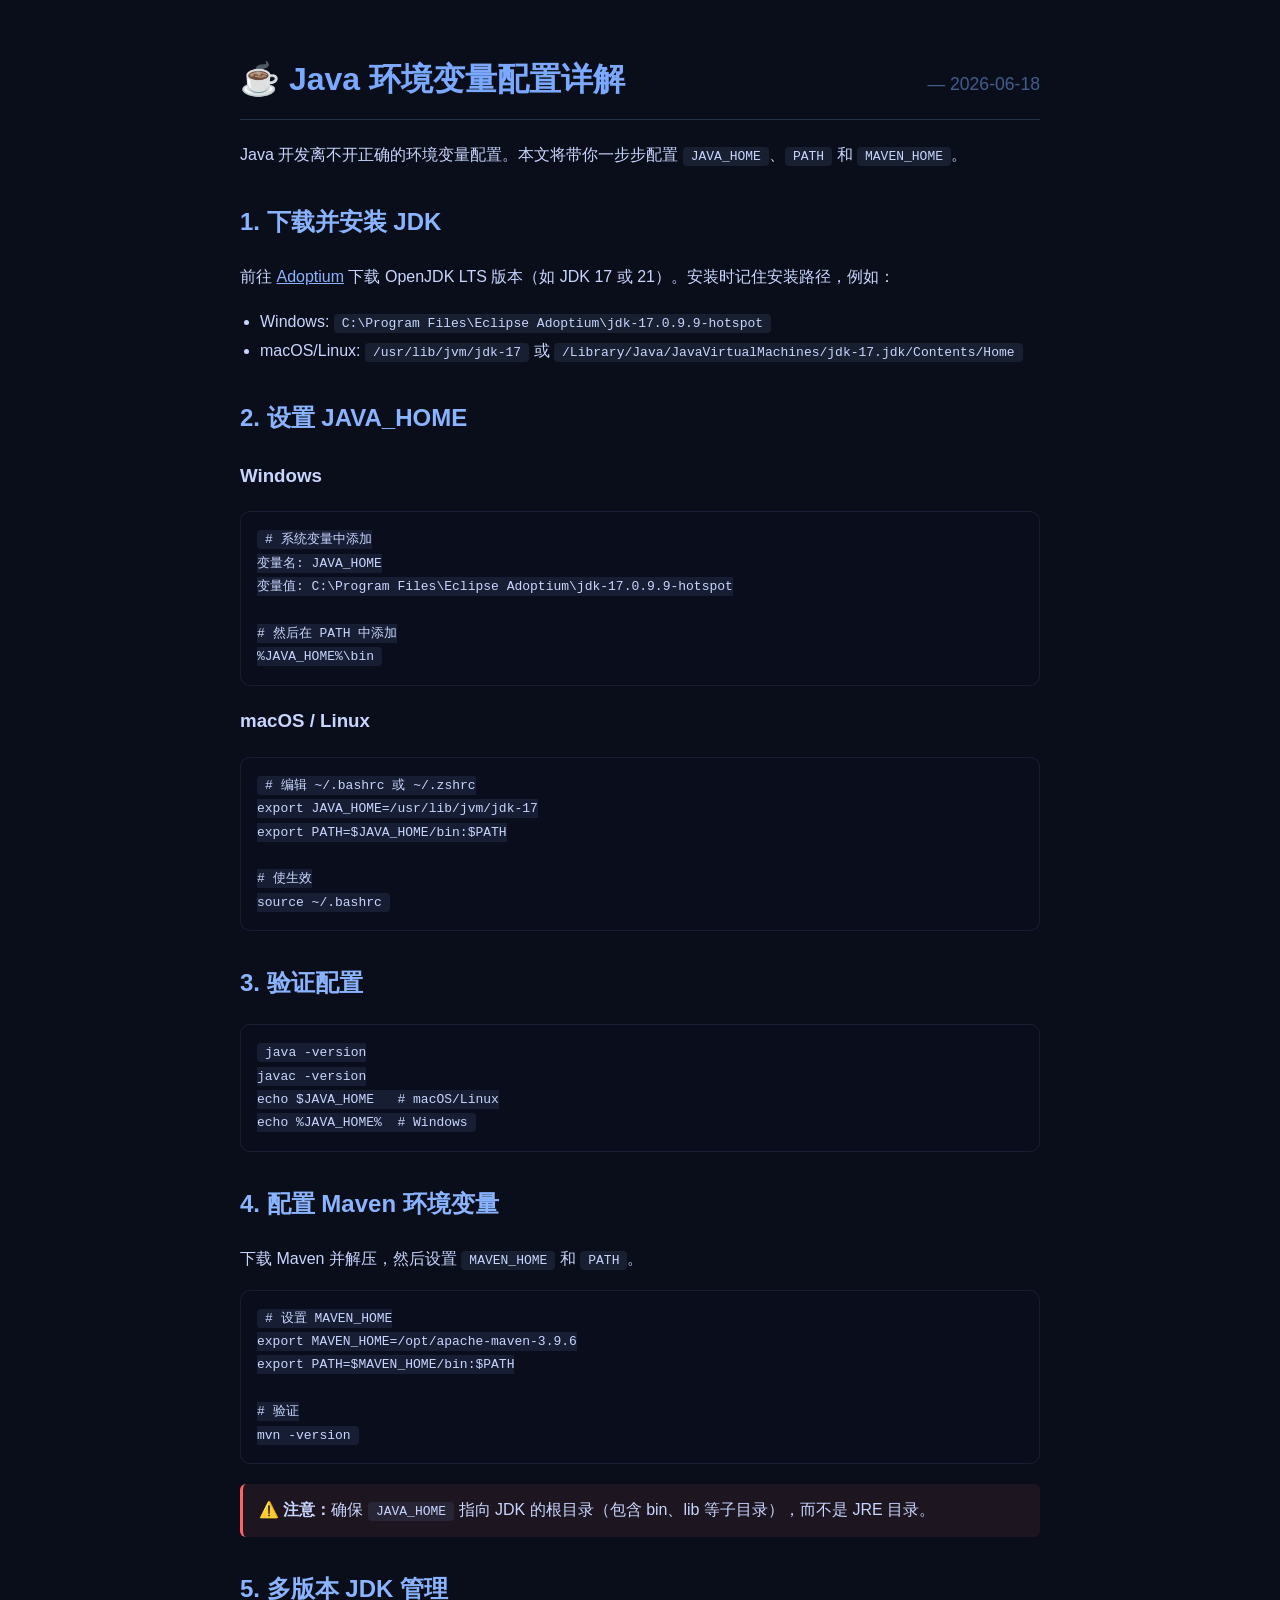
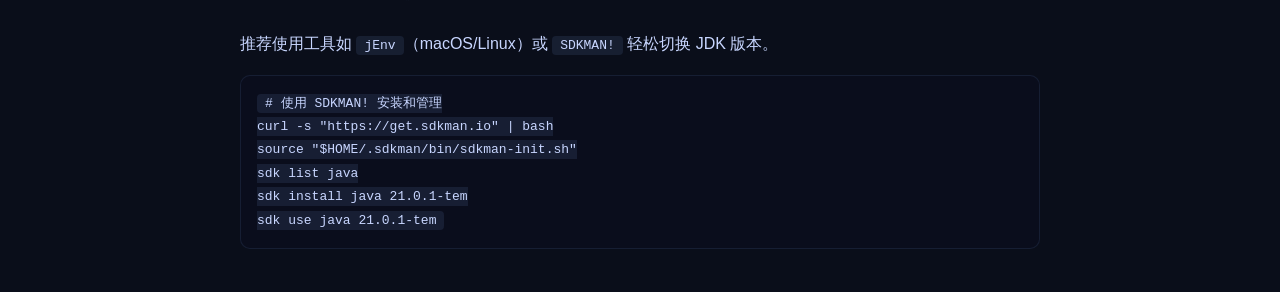
<file: article/java-env-setup.html>
<!doctype html>
<html lang="zh-CN">
  <head>
    <meta charset="UTF-8" />
    <meta name="viewport" content="width=device-width, initial-scale=1.0" />
    <title>Java 环境变量配置详解</title>
    <style>
      body {
        background: #0a0e1a;
        color: #c8d6ff;
        font-family: "Segoe UI", sans-serif;
        padding: 30px 40px;
        line-height: 1.8;
        max-width: 800px;
        margin: 0 auto;
      }
      /* 隐藏滚动条但允许滚动 */
      html {
        scrollbar-width: none; /* Firefox */
        -ms-overflow-style: none; /* IE/Edge 旧版 */
      }
      html::-webkit-scrollbar {
        display: none; /* Chrome/Safari/Edge 新版 */
      }
      body {
        overflow-y: auto; /* 允许垂直滚动 */
        overflow-x: hidden; /* 隐藏水平滚动 */
      }
      h1 {
        color: #7aa9ff;
        border-bottom: 1px solid rgba(140, 180, 255, 0.2);
        padding-bottom: 10px;

        display: flex;
        justify-content: space-between;
        align-items: baseline;
        flex-wrap: wrap;
      }
      h1 .pub-date {
        font-size: 0.55em;
        font-weight: normal;
        opacity: 0.5;
        white-space: nowrap;
      }
      h2 {
        color: #8ab4ff;
        margin-top: 30px;
      }
      code {
        background: rgba(140, 180, 255, 0.1);
        padding: 2px 8px;
        border-radius: 4px;
      }
      pre {
        background: rgba(10, 14, 30, 0.6);
        border: 1px solid rgba(140, 180, 255, 0.1);
        border-radius: 10px;
        padding: 16px;
        overflow-x: auto;
      }
      ul {
        padding-left: 20px;
      }
      .warn {
        background: rgba(255, 100, 100, 0.08);
        border-left: 3px solid #ff6464;
        padding: 12px 16px;
        border-radius: 6px;
        margin: 20px 0;
      }
    </style>
  </head>
  <body>
    <h1>
      <span>☕ Java 环境变量配置详解</span>
      <span class="pub-date">— 2026-06-18</span>
    </h1>
    <p>
      Java 开发离不开正确的环境变量配置。本文将带你一步步配置
      <code>JAVA_HOME</code>、<code>PATH</code> 和 <code>MAVEN_HOME</code>。
    </p>

    <h2>1. 下载并安装 JDK</h2>
    <p>
      前往
      <a href="https://adoptium.net/" style="color: #8ab4ff">Adoptium</a> 下载
      OpenJDK LTS 版本（如 JDK 17 或 21）。安装时记住安装路径，例如：
    </p>
    <ul>
      <li>
        Windows:
        <code>C:\Program Files\Eclipse Adoptium\jdk-17.0.9.9-hotspot</code>
      </li>
      <li>
        macOS/Linux: <code>/usr/lib/jvm/jdk-17</code> 或
        <code>/Library/Java/JavaVirtualMachines/jdk-17.jdk/Contents/Home</code>
      </li>
    </ul>

    <h2>2. 设置 JAVA_HOME</h2>
    <h3>Windows</h3>
    <pre><code># 系统变量中添加
变量名: JAVA_HOME
变量值: C:\Program Files\Eclipse Adoptium\jdk-17.0.9.9-hotspot

# 然后在 PATH 中添加
%JAVA_HOME%\bin</code></pre>

    <h3>macOS / Linux</h3>
    <pre><code># 编辑 ~/.bashrc 或 ~/.zshrc
export JAVA_HOME=/usr/lib/jvm/jdk-17
export PATH=$JAVA_HOME/bin:$PATH

# 使生效
source ~/.bashrc</code></pre>

    <h2>3. 验证配置</h2>
    <pre><code>java -version
javac -version
echo $JAVA_HOME   # macOS/Linux
echo %JAVA_HOME%  # Windows</code></pre>

    <h2>4. 配置 Maven 环境变量</h2>
    <p>
      下载 Maven 并解压，然后设置 <code>MAVEN_HOME</code> 和 <code>PATH</code>。
    </p>
    <pre><code># 设置 MAVEN_HOME
export MAVEN_HOME=/opt/apache-maven-3.9.6
export PATH=$MAVEN_HOME/bin:$PATH

# 验证
mvn -version</code></pre>

    <div class="warn">
      <strong>⚠️ 注意：</strong>确保 <code>JAVA_HOME</code> 指向 JDK
      的根目录（包含 bin、lib 等子目录），而不是 JRE 目录。
    </div>

    <h2>5. 多版本 JDK 管理</h2>
    <p>
      推荐使用工具如 <code>jEnv</code>（macOS/Linux）或
      <code>SDKMAN!</code> 轻松切换 JDK 版本。
    </p>
    <pre><code># 使用 SDKMAN! 安装和管理
curl -s "https://get.sdkman.io" | bash
source "$HOME/.sdkman/bin/sdkman-init.sh"
sdk list java
sdk install java 21.0.1-tem
sdk use java 21.0.1-tem</code></pre>
  </body>
</html>
</file>
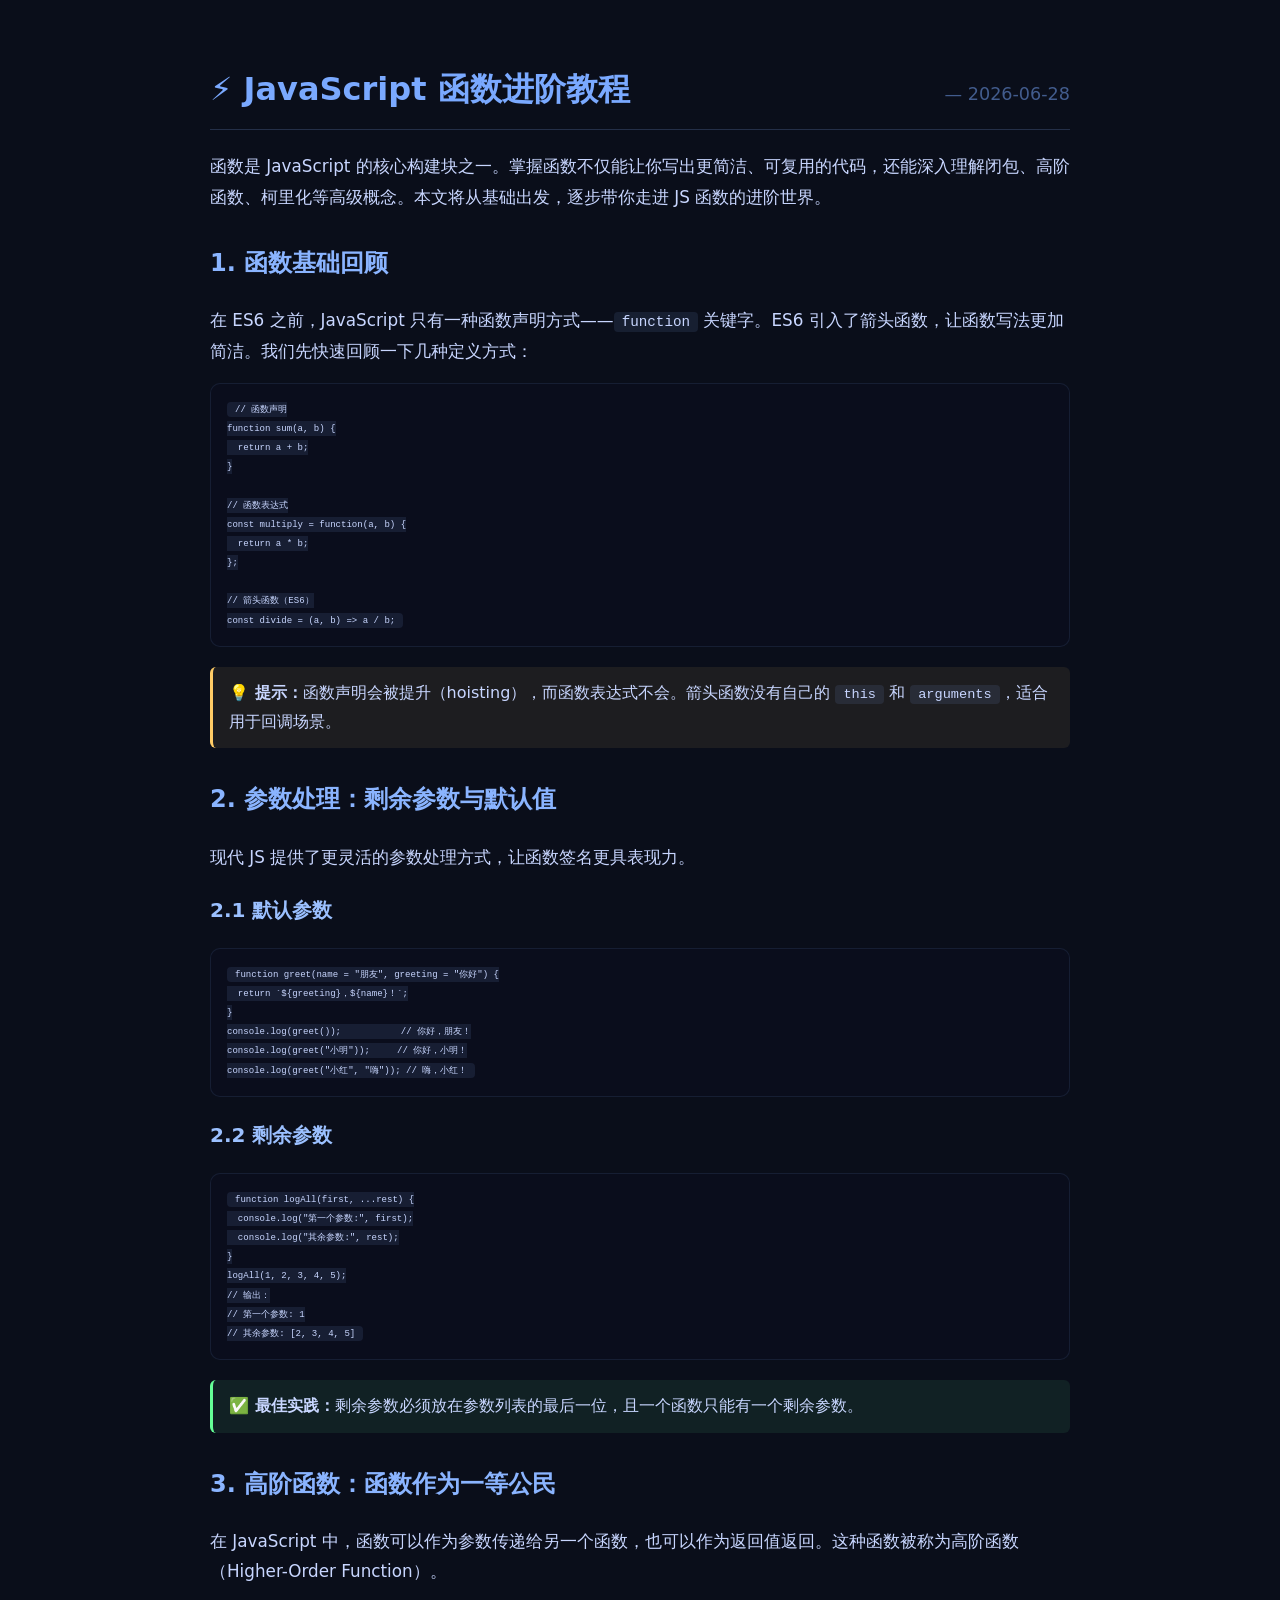
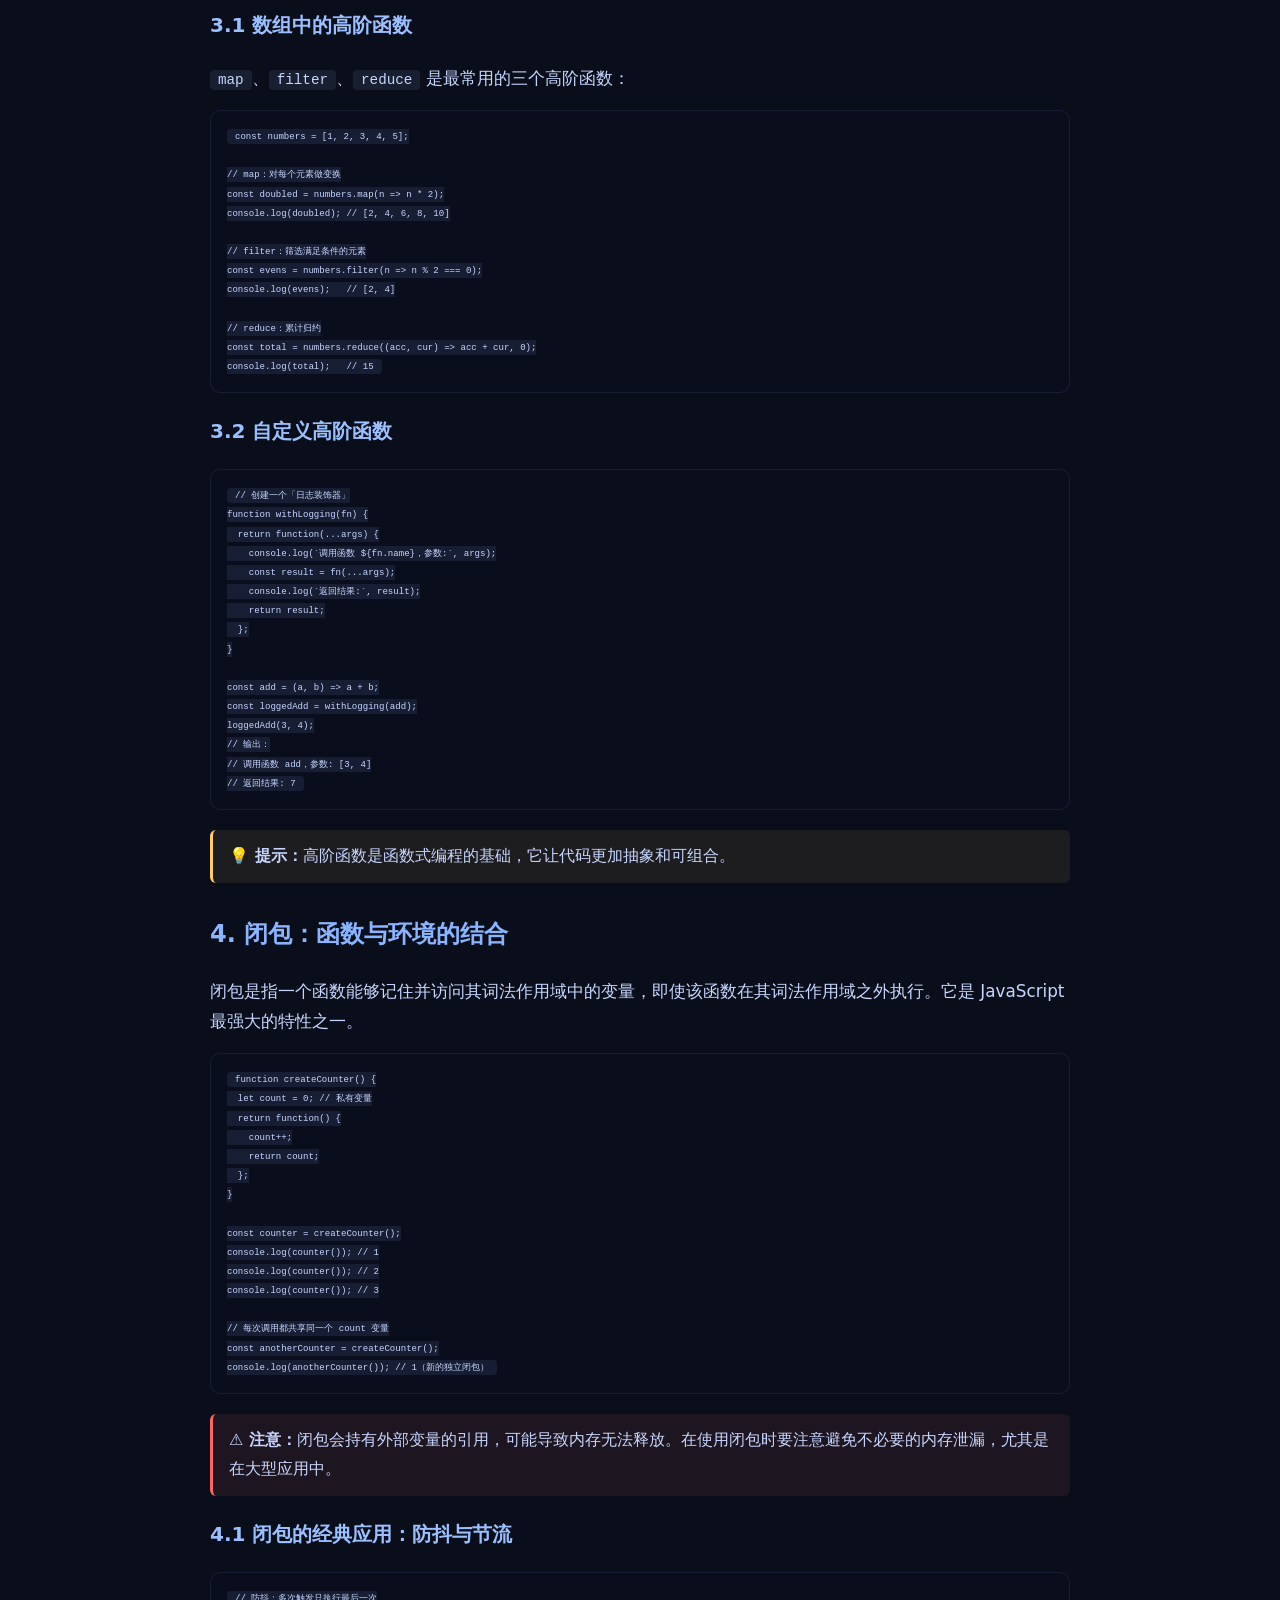
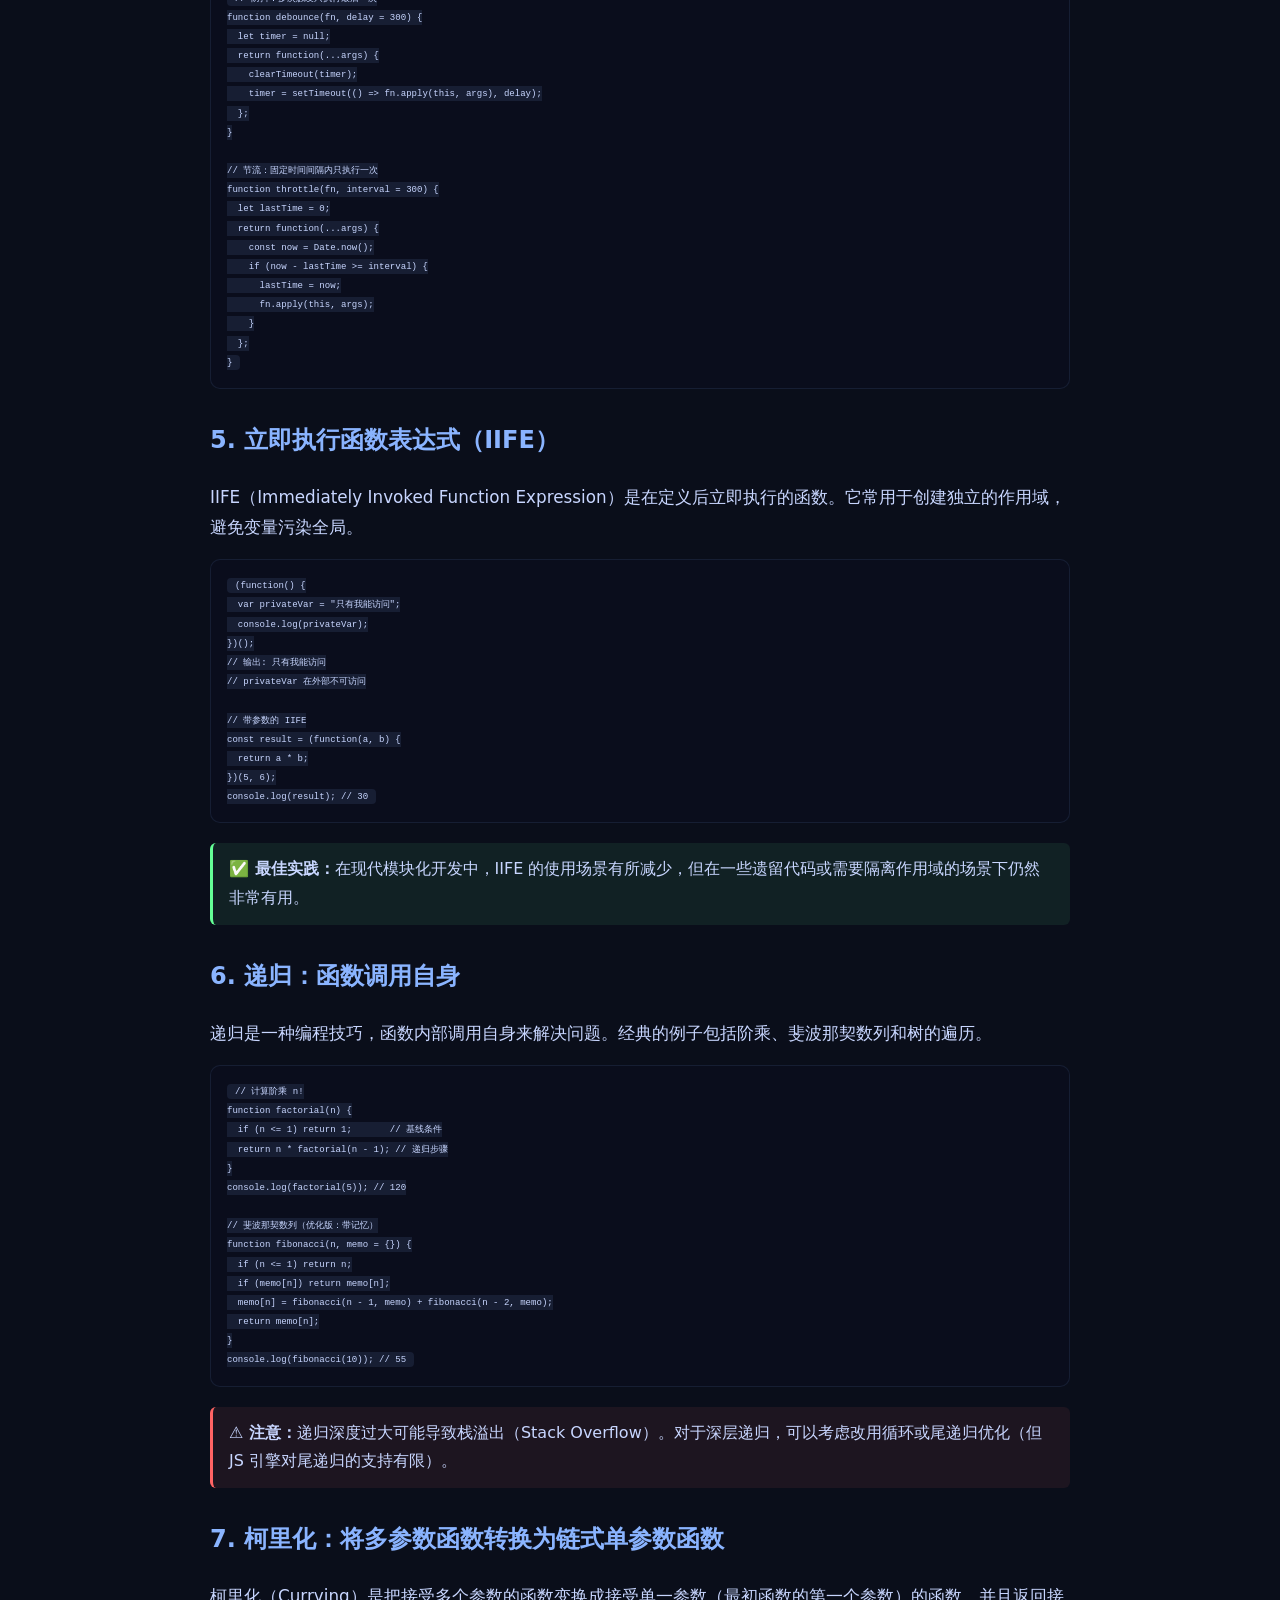
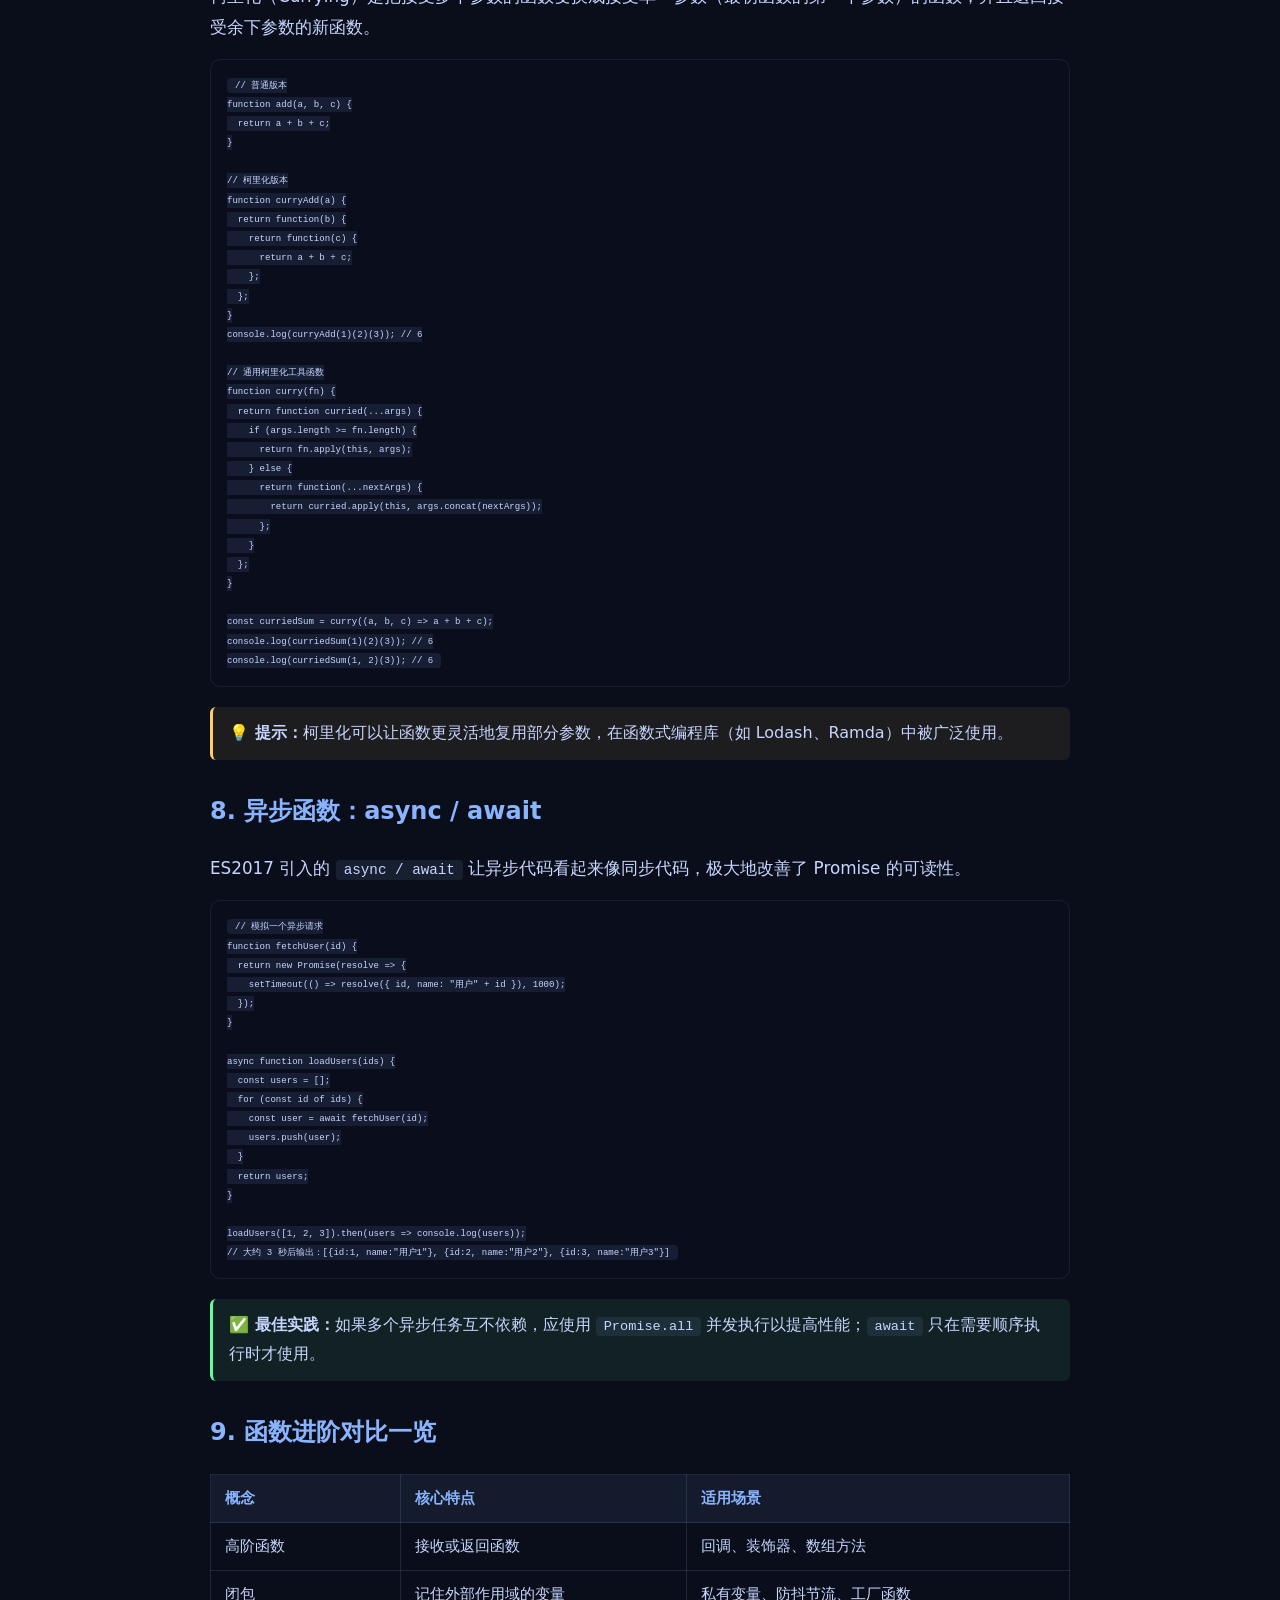
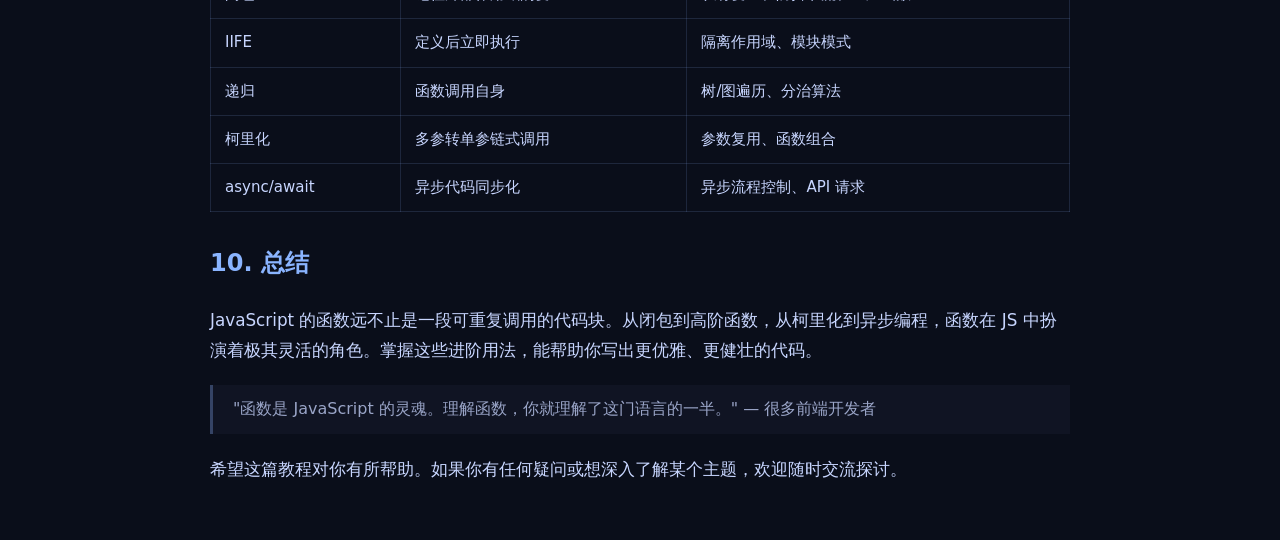
<file: article/javascript-function-mastery.html>
<!doctype html>
<html lang="zh-CN">
  <head>
    <meta charset="UTF-8" />
    <meta name="viewport" content="width=device-width, initial-scale=1.0" />
    <!-- ★ 修改此处：文章标题（显示在浏览器标签页） -->
    <title>JavaScript 函数进阶教程 — 从基础到高阶</title>
    <style>
      /* ========== 全局基础样式 ========== */
      body {
        background: #0a0e1a;
        color: #c8d6ff;
        font-family:
          "Segoe UI",
          system-ui,
          -apple-system,
          sans-serif;
        padding: clamp(16px, 4vw, 40px); /* 窄屏缩小边距 */
        line-height: 1.8;
        max-width: 860px; /* 略宽一点，适应更大屏幕 */
        margin: 0 auto;
        overflow-y: auto;
        overflow-x: hidden;
      }

      /* ========== 隐藏滚动条（必须保留） ========== */
      html {
        scrollbar-width: none; /* Firefox */
        -ms-overflow-style: none; /* IE/Edge 旧版 */
      }
      html::-webkit-scrollbar {
        display: none; /* Chrome/Safari/Edge 新版 */
      }

      /* ========== 标题区（日期自动显示在右侧） ========== */
      h1 {
        color: #7aa9ff;
        border-bottom: 1px solid rgba(140, 180, 255, 0.2);
        padding-bottom: 10px;
        display: flex;
        justify-content: space-between;
        align-items: baseline;
        flex-wrap: wrap;
        gap: 10px;
        font-size: clamp(1.3rem, 5vw, 2rem); /* 标题自适应 */
      }
      h1 .pub-date {
        font-size: 0.55em;
        font-weight: normal;
        opacity: 0.5;
        white-space: nowrap;
      }

      /* ========== 二级标题 ========== */
      h2 {
        color: #8ab4ff;
        margin-top: 30px;
        font-size: clamp(1.1rem, 4vw, 1.5rem);
      }
      h3 {
        color: #9bc0ff;
        margin-top: 20px;
        font-size: clamp(1rem, 3.5vw, 1.25rem);
      }

      /* ========== 段落与文本 ========== */
      p {
        font-size: clamp(0.95rem, 3vw, 1.05rem);
      }

      /* ========== 代码样式 ========== */
      code {
        background: rgba(140, 180, 255, 0.1);
        padding: 2px 8px;
        border-radius: 4px;
        font-size: 0.85em;
        word-break: break-word; /* 防止长代码溢出 */
      }
      pre {
        background: rgba(10, 14, 30, 0.6);
        border: 1px solid rgba(140, 180, 255, 0.1);
        border-radius: 10px;
        padding: 16px;
        overflow-x: auto; /* 窄屏可横向滚动 */
        font-size: 0.82em;
        -webkit-overflow-scrolling: touch; /* iOS 平滑滚动 */
      }

      /* ========== 列表 ========== */
      ul,
      ol {
        padding-left: 20px;
      }
      li {
        margin: 6px 0;
      }

      /* ========== 引用块 / 提示框 ========== */
      blockquote {
        border-left: 3px solid rgba(140, 180, 255, 0.3);
        margin: 20px 0;
        padding: 10px 20px;
        background: rgba(140, 180, 255, 0.04);
        color: rgba(200, 214, 255, 0.75);
      }
      .note,
      .warning,
      .tip {
        padding: 12px 16px;
        border-radius: 6px;
        margin: 20px 0;
        font-size: clamp(0.88rem, 2.8vw, 1rem);
      }
      .note {
        background: rgba(255, 204, 102, 0.08);
        border-left: 3px solid #ffcc66;
      }
      .warning {
        background: rgba(255, 100, 100, 0.08);
        border-left: 3px solid #ff6464;
      }
      .tip {
        background: rgba(100, 255, 150, 0.08);
        border-left: 3px solid #64ff96;
      }

      /* ========== 链接 ========== */
      a {
        color: #8ab4ff;
        word-break: break-all; /* 长链接换行 */
      }
      a:hover {
        color: #aaccff;
      }

      /* ========== 表格（窄屏可横向滚动） ========== */
      .table-wrapper {
        overflow-x: auto;
        -webkit-overflow-scrolling: touch;
        margin: 20px 0;
      }
      table {
        width: 100%;
        border-collapse: collapse;
        min-width: 360px; /* 保证窄屏时出现滚动条 */
      }
      th,
      td {
        border: 1px solid rgba(140, 180, 255, 0.15);
        padding: 10px 14px;
        text-align: left;
        font-size: clamp(0.83rem, 2.5vw, 0.94rem);
      }
      th {
        background: rgba(140, 180, 255, 0.08);
        color: #8ab4ff;
      }

      /* ========== 图片 ========== */
      img {
        max-width: 100%;
        height: auto;
        border-radius: 8px;
        margin: 20px 0;
      }

      /* ========== 响应式适配（细调） ========== */
      @media (max-width: 800px) {
        body {
          padding: 20px 16px;
        }
        h1 {
          flex-direction: column; /* 标题与日期上下排列 */
          align-items: flex-start;
        }
        h1 .pub-date {
          font-size: 0.48em;
        }
        pre {
          padding: 14px;
          font-size: 0.76em;
        }
        .note,
        .warning,
        .tip {
          padding: 11px 13px;
        }
        th,
        td {
          padding: 9px 11px;
        }
      }

      @media (max-width: 520px) {
        body {
          padding: 14px 10px;
        }
        h2 {
          margin-top: 26px;
        }
        h3 {
          margin-top: 18px;
        }
        pre {
          padding: 10px;
          font-size: 0.7em;
        }
        table {
          min-width: 280px;
        }
        th,
        td {
          padding: 7px 8px;
          font-size: 0.77rem;
        }
      }
    </style>
  </head>
  <body>
    <!-- ★ 修改此处：文章主标题 + 发布日期 -->
    <h1>
      <span>⚡ JavaScript 函数进阶教程</span>
      <span class="pub-date">— 2026-06-28</span>
    </h1>

    <!-- ★ 文章导语（可选） -->
    <p>函数是 JavaScript 的核心构建块之一。掌握函数不仅能让你写出更简洁、可复用的代码，还能深入理解闭包、高阶函数、柯里化等高级概念。本文将从基础出发，逐步带你走进 JS 函数的进阶世界。</p>

    <!-- ★ 正文开始，按需使用 h2/h3、p、pre、ul、blockquote、.note 等 -->

    <h2>1. 函数基础回顾</h2>
    <p>在 ES6 之前，JavaScript 只有一种函数声明方式——<code>function</code> 关键字。ES6 引入了箭头函数，让函数写法更加简洁。我们先快速回顾一下几种定义方式：</p>

    <pre><code>// 函数声明
function sum(a, b) {
  return a + b;
}

// 函数表达式
const multiply = function(a, b) {
  return a * b;
};

// 箭头函数（ES6）
const divide = (a, b) => a / b;</code></pre>

    <div class="note"><strong>💡 提示：</strong>函数声明会被提升（hoisting），而函数表达式不会。箭头函数没有自己的 <code>this</code> 和 <code>arguments</code>，适合用于回调场景。</div>

    <h2>2. 参数处理：剩余参数与默认值</h2>
    <p>现代 JS 提供了更灵活的参数处理方式，让函数签名更具表现力。</p>

    <h3>2.1 默认参数</h3>
    <pre><code>function greet(name = "朋友", greeting = "你好") {
  return `${greeting}，${name}！`;
}
console.log(greet());           // 你好，朋友！
console.log(greet("小明"));     // 你好，小明！
console.log(greet("小红", "嗨")); // 嗨，小红！</code></pre>

    <h3>2.2 剩余参数</h3>
    <pre><code>function logAll(first, ...rest) {
  console.log("第一个参数:", first);
  console.log("其余参数:", rest);
}
logAll(1, 2, 3, 4, 5);
// 输出：
// 第一个参数: 1
// 其余参数: [2, 3, 4, 5]</code></pre>

    <div class="tip"><strong>✅ 最佳实践：</strong>剩余参数必须放在参数列表的最后一位，且一个函数只能有一个剩余参数。</div>

    <h2>3. 高阶函数：函数作为一等公民</h2>
    <p>在 JavaScript 中，函数可以作为参数传递给另一个函数，也可以作为返回值返回。这种函数被称为高阶函数（Higher-Order Function）。</p>

    <h3>3.1 数组中的高阶函数</h3>
    <p><code>map</code>、<code>filter</code>、<code>reduce</code> 是最常用的三个高阶函数：</p>

    <pre><code>const numbers = [1, 2, 3, 4, 5];

// map：对每个元素做变换
const doubled = numbers.map(n => n * 2);
console.log(doubled); // [2, 4, 6, 8, 10]

// filter：筛选满足条件的元素
const evens = numbers.filter(n => n % 2 === 0);
console.log(evens);   // [2, 4]

// reduce：累计归约
const total = numbers.reduce((acc, cur) => acc + cur, 0);
console.log(total);   // 15</code></pre>

    <h3>3.2 自定义高阶函数</h3>
    <pre><code>// 创建一个「日志装饰器」
function withLogging(fn) {
  return function(...args) {
    console.log(`调用函数 ${fn.name}，参数:`, args);
    const result = fn(...args);
    console.log(`返回结果:`, result);
    return result;
  };
}

const add = (a, b) => a + b;
const loggedAdd = withLogging(add);
loggedAdd(3, 4);
// 输出：
// 调用函数 add，参数: [3, 4]
// 返回结果: 7</code></pre>

    <div class="note"><strong>💡 提示：</strong>高阶函数是函数式编程的基础，它让代码更加抽象和可组合。</div>

    <h2>4. 闭包：函数与环境的结合</h2>
    <p>闭包是指一个函数能够记住并访问其词法作用域中的变量，即使该函数在其词法作用域之外执行。它是 JavaScript 最强大的特性之一。</p>

    <pre><code>function createCounter() {
  let count = 0; // 私有变量
  return function() {
    count++;
    return count;
  };
}

const counter = createCounter();
console.log(counter()); // 1
console.log(counter()); // 2
console.log(counter()); // 3

// 每次调用都共享同一个 count 变量
const anotherCounter = createCounter();
console.log(anotherCounter()); // 1（新的独立闭包）</code></pre>

    <div class="warning"><strong>⚠️ 注意：</strong>闭包会持有外部变量的引用，可能导致内存无法释放。在使用闭包时要注意避免不必要的内存泄漏，尤其是在大型应用中。</div>

    <h3>4.1 闭包的经典应用：防抖与节流</h3>
    <pre><code>// 防抖：多次触发只执行最后一次
function debounce(fn, delay = 300) {
  let timer = null;
  return function(...args) {
    clearTimeout(timer);
    timer = setTimeout(() => fn.apply(this, args), delay);
  };
}

// 节流：固定时间间隔内只执行一次
function throttle(fn, interval = 300) {
  let lastTime = 0;
  return function(...args) {
    const now = Date.now();
    if (now - lastTime >= interval) {
      lastTime = now;
      fn.apply(this, args);
    }
  };
}</code></pre>

    <h2>5. 立即执行函数表达式（IIFE）</h2>
    <p>IIFE（Immediately Invoked Function Expression）是在定义后立即执行的函数。它常用于创建独立的作用域，避免变量污染全局。</p>

    <pre><code>(function() {
  var privateVar = "只有我能访问";
  console.log(privateVar);
})();
// 输出: 只有我能访问
// privateVar 在外部不可访问

// 带参数的 IIFE
const result = (function(a, b) {
  return a * b;
})(5, 6);
console.log(result); // 30</code></pre>

    <div class="tip"><strong>✅ 最佳实践：</strong>在现代模块化开发中，IIFE 的使用场景有所减少，但在一些遗留代码或需要隔离作用域的场景下仍然非常有用。</div>

    <h2>6. 递归：函数调用自身</h2>
    <p>递归是一种编程技巧，函数内部调用自身来解决问题。经典的例子包括阶乘、斐波那契数列和树的遍历。</p>

    <pre><code>// 计算阶乘 n!
function factorial(n) {
  if (n <= 1) return 1;       // 基线条件
  return n * factorial(n - 1); // 递归步骤
}
console.log(factorial(5)); // 120

// 斐波那契数列（优化版：带记忆）
function fibonacci(n, memo = {}) {
  if (n <= 1) return n;
  if (memo[n]) return memo[n];
  memo[n] = fibonacci(n - 1, memo) + fibonacci(n - 2, memo);
  return memo[n];
}
console.log(fibonacci(10)); // 55</code></pre>

    <div class="warning"><strong>⚠️ 注意：</strong>递归深度过大可能导致栈溢出（Stack Overflow）。对于深层递归，可以考虑改用循环或尾递归优化（但 JS 引擎对尾递归的支持有限）。</div>

    <h2>7. 柯里化：将多参数函数转换为链式单参数函数</h2>
    <p>柯里化（Currying）是把接受多个参数的函数变换成接受单一参数（最初函数的第一个参数）的函数，并且返回接受余下参数的新函数。</p>

    <pre><code>// 普通版本
function add(a, b, c) {
  return a + b + c;
}

// 柯里化版本
function curryAdd(a) {
  return function(b) {
    return function(c) {
      return a + b + c;
    };
  };
}
console.log(curryAdd(1)(2)(3)); // 6

// 通用柯里化工具函数
function curry(fn) {
  return function curried(...args) {
    if (args.length >= fn.length) {
      return fn.apply(this, args);
    } else {
      return function(...nextArgs) {
        return curried.apply(this, args.concat(nextArgs));
      };
    }
  };
}

const curriedSum = curry((a, b, c) => a + b + c);
console.log(curriedSum(1)(2)(3)); // 6
console.log(curriedSum(1, 2)(3)); // 6</code></pre>

    <div class="note"><strong>💡 提示：</strong>柯里化可以让函数更灵活地复用部分参数，在函数式编程库（如 Lodash、Ramda）中被广泛使用。</div>

    <h2>8. 异步函数：async / await</h2>
    <p>ES2017 引入的 <code>async / await</code> 让异步代码看起来像同步代码，极大地改善了 Promise 的可读性。</p>

    <pre><code>// 模拟一个异步请求
function fetchUser(id) {
  return new Promise(resolve => {
    setTimeout(() => resolve({ id, name: "用户" + id }), 1000);
  });
}

async function loadUsers(ids) {
  const users = [];
  for (const id of ids) {
    const user = await fetchUser(id);
    users.push(user);
  }
  return users;
}

loadUsers([1, 2, 3]).then(users => console.log(users));
// 大约 3 秒后输出：[{id:1, name:"用户1"}, {id:2, name:"用户2"}, {id:3, name:"用户3"}]</code></pre>

    <div class="tip"><strong>✅ 最佳实践：</strong>如果多个异步任务互不依赖，应使用 <code>Promise.all</code> 并发执行以提高性能；<code>await</code> 只在需要顺序执行时才使用。</div>

    <h2>9. 函数进阶对比一览</h2>
    <!-- 如果需要表格，请将 table 放在 div.table-wrapper 内 -->
    <div class="table-wrapper">
      <table>
        <thead>
          <tr>
            <th>概念</th>
            <th>核心特点</th>
            <th>适用场景</th>
          </tr>
        </thead>
        <tbody>
          <tr>
            <td>高阶函数</td>
            <td>接收或返回函数</td>
            <td>回调、装饰器、数组方法</td>
          </tr>
          <tr>
            <td>闭包</td>
            <td>记住外部作用域的变量</td>
            <td>私有变量、防抖节流、工厂函数</td>
          </tr>
          <tr>
            <td>IIFE</td>
            <td>定义后立即执行</td>
            <td>隔离作用域、模块模式</td>
          </tr>
          <tr>
            <td>递归</td>
            <td>函数调用自身</td>
            <td>树/图遍历、分治算法</td>
          </tr>
          <tr>
            <td>柯里化</td>
            <td>多参转单参链式调用</td>
            <td>参数复用、函数组合</td>
          </tr>
          <tr>
            <td>async/await</td>
            <td>异步代码同步化</td>
            <td>异步流程控制、API 请求</td>
          </tr>
        </tbody>
      </table>
    </div>

    <h2>10. 总结</h2>
    <p>JavaScript 的函数远不止是一段可重复调用的代码块。从闭包到高阶函数，从柯里化到异步编程，函数在 JS 中扮演着极其灵活的角色。掌握这些进阶用法，能帮助你写出更优雅、更健壮的代码。</p>

    <blockquote>"函数是 JavaScript 的灵魂。理解函数，你就理解了这门语言的一半。" — 很多前端开发者</blockquote>

    <p>希望这篇教程对你有所帮助。如果你有任何疑问或想深入了解某个主题，欢迎随时交流探讨。</p>

    <!-- ★ 底部无需再写日期，已放在标题旁 -->
  </body>
</html>
</file>
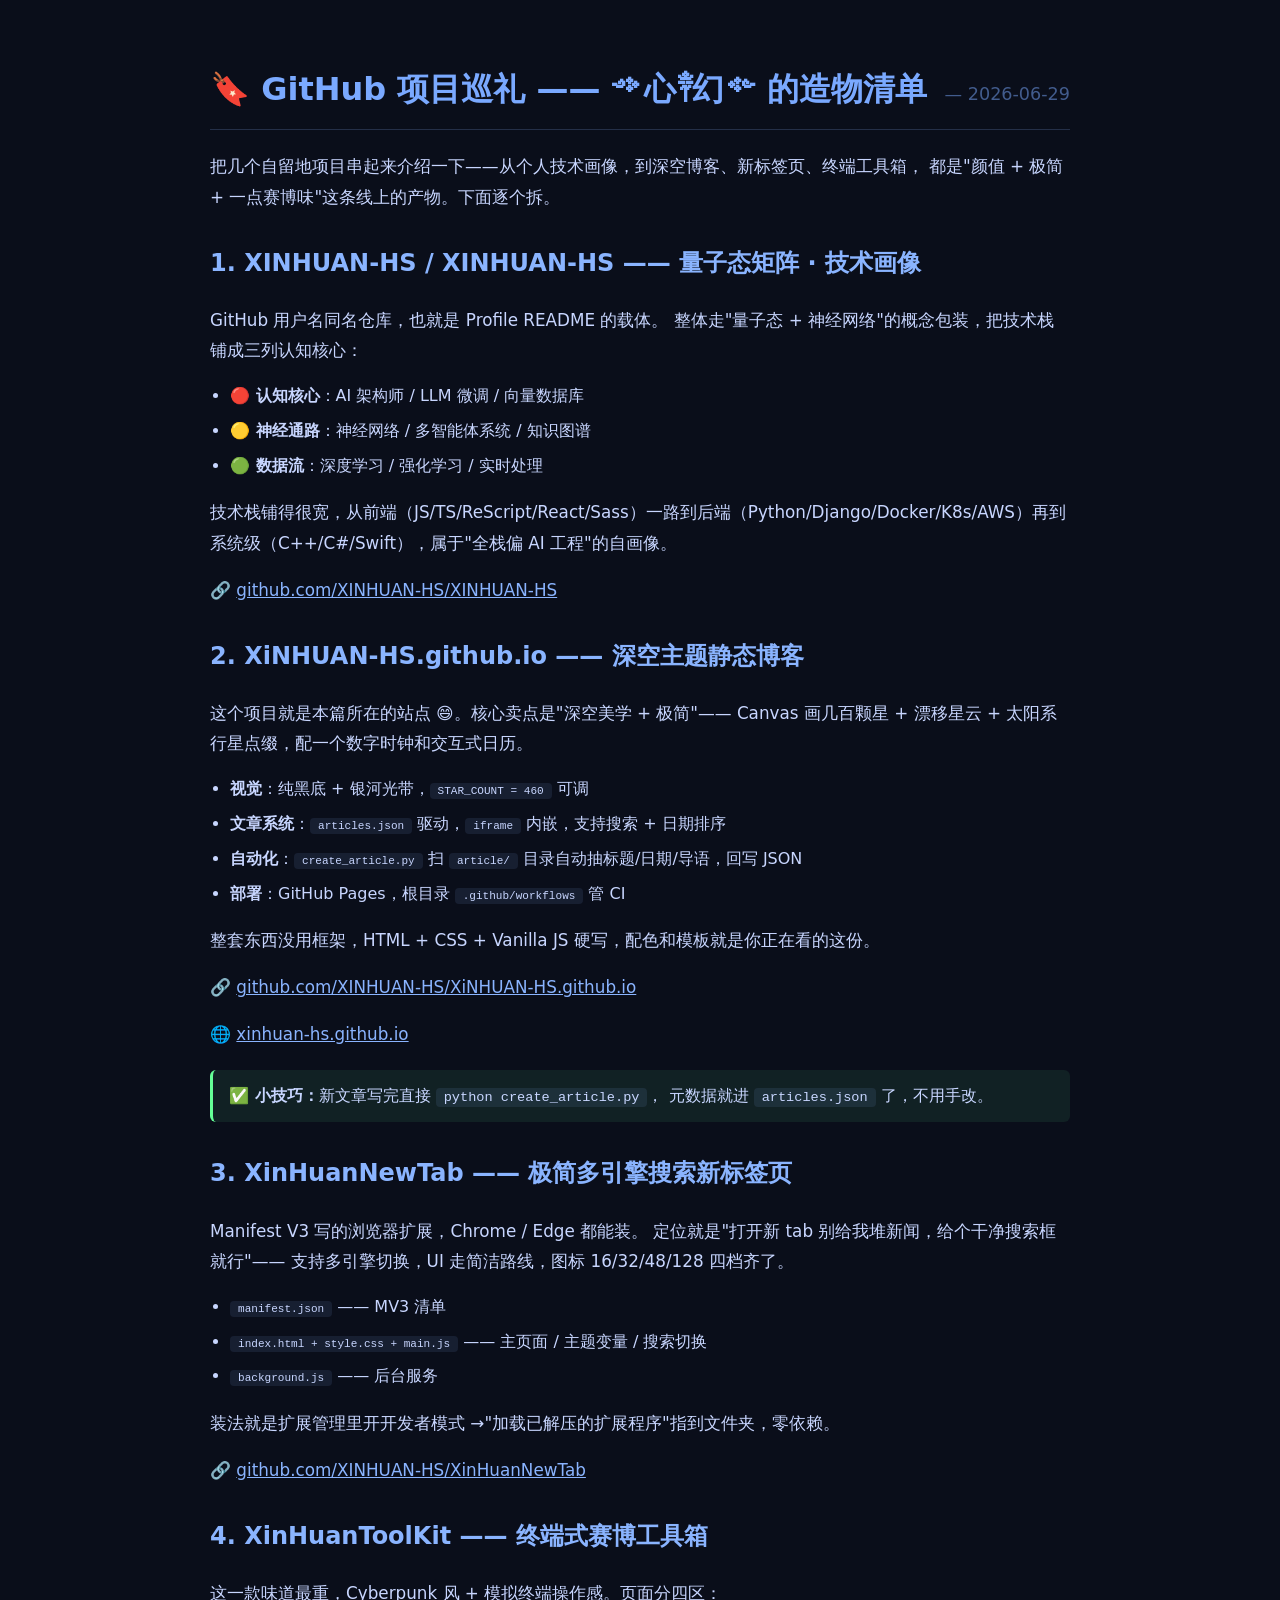
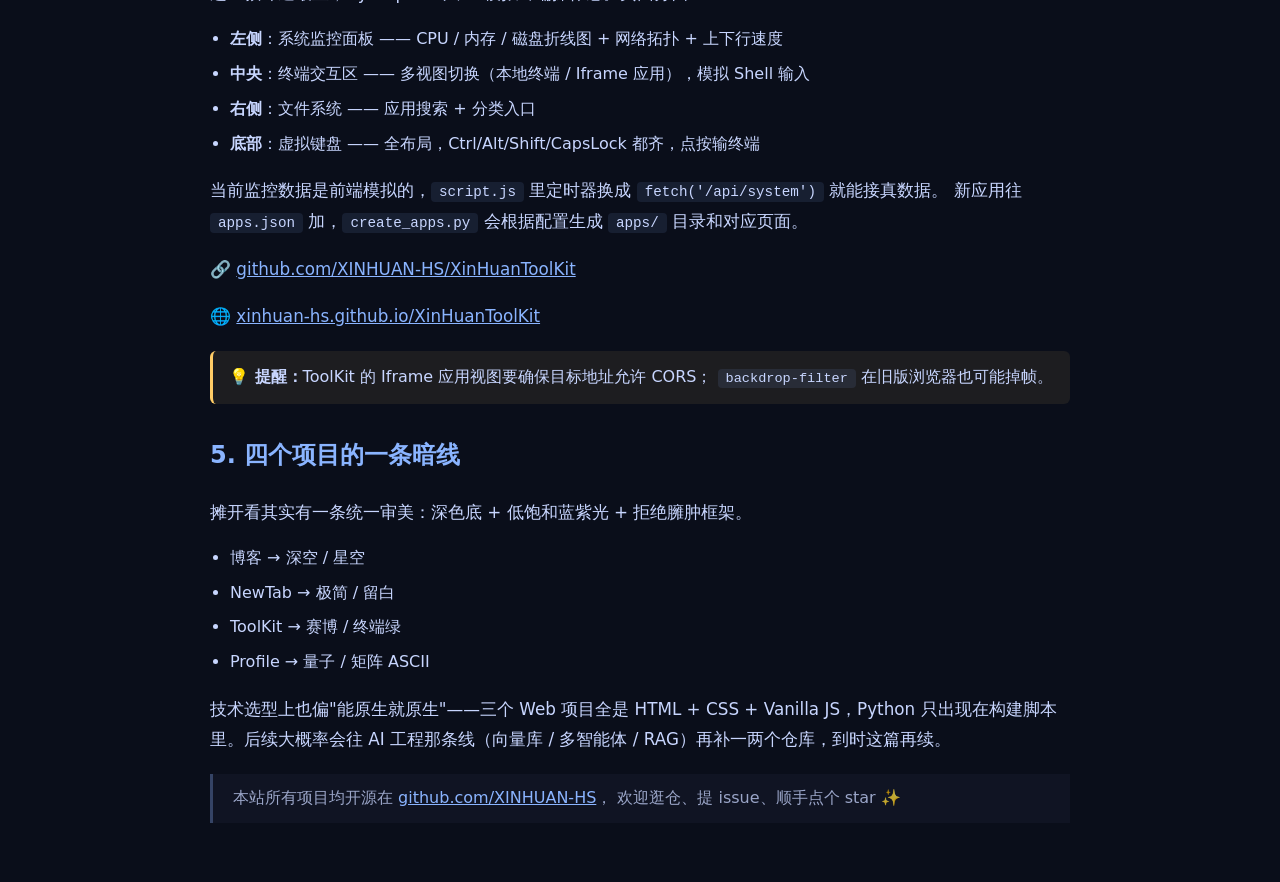
<file: article/my-github.html>
<!doctype html>
<html lang="zh-CN">
  <head>
    <meta charset="UTF-8" />
    <meta name="viewport" content="width=device-width, initial-scale=1.0" />
    <title>GitHub 项目巡礼 —— ༺心༒幻༻ 的造物清单</title>
    <style>
      /* ========== 全局基础样式 ========== */
      body {
        background: #0a0e1a;
        color: #c8d6ff;
        font-family:
          "Segoe UI",
          system-ui,
          -apple-system,
          sans-serif;
        padding: clamp(16px, 4vw, 40px);
        line-height: 1.8;
        max-width: 860px;
        margin: 0 auto;
        overflow-y: auto;
        overflow-x: hidden;
      }
      html {
        scrollbar-width: none;
        -ms-overflow-style: none;
      }
      html::-webkit-scrollbar { display: none; }
      h1 {
        color: #7aa9ff;
        border-bottom: 1px solid rgba(140, 180, 255, 0.2);
        padding-bottom: 10px;
        display: flex;
        justify-content: space-between;
        align-items: baseline;
        flex-wrap: wrap;
        gap: 10px;
        font-size: clamp(1.3rem, 5vw, 2rem);
      }
      h1 .pub-date {
        font-size: 0.55em;
        font-weight: normal;
        opacity: 0.5;
        white-space: nowrap;
      }
      h2 {
        color: #8ab4ff;
        margin-top: 30px;
        font-size: clamp(1.1rem, 4vw, 1.5rem);
      }
      h3 {
        color: #9bc0ff;
        margin-top: 20px;
        font-size: clamp(1rem, 3.5vw, 1.25rem);
      }
      p {
        font-size: clamp(0.95rem, 3vw, 1.05rem);
      }
      code {
        background: rgba(140, 180, 255, 0.1);
        padding: 2px 8px;
        border-radius: 4px;
        font-size: 0.85em;
        word-break: break-word;
      }
      pre {
        background: rgba(10, 14, 30, 0.6);
        border: 1px solid rgba(140, 180, 255, 0.1);
        border-radius: 10px;
        padding: 16px;
        overflow-x: auto;
        font-size: 0.82em;
        -webkit-overflow-scrolling: touch;
      }
      ul, ol { padding-left: 20px; }
      li { margin: 6px 0; }
      blockquote {
        border-left: 3px solid rgba(140, 180, 255, 0.3);
        margin: 20px 0;
        padding: 10px 20px;
        background: rgba(140, 180, 255, 0.04);
        color: rgba(200, 214, 255, 0.75);
      }
      .note, .warning, .tip {
        padding: 12px 16px;
        border-radius: 6px;
        margin: 20px 0;
        font-size: clamp(0.88rem, 2.8vw, 1rem);
      }
      .note {
        background: rgba(255, 204, 102, 0.08);
        border-left: 3px solid #ffcc66;
      }
      .warning {
        background: rgba(255, 100, 100, 0.08);
        border-left: 3px solid #ff6464;
      }
      .tip {
        background: rgba(100, 255, 150, 0.08);
        border-left: 3px solid #64ff96;
      }
      a {
        color: #8ab4ff;
        word-break: break-all;
      }
      a:hover { color: #aaccff; }
      .table-wrapper { overflow-x: auto; -webkit-overflow-scrolling: touch; margin: 20px 0; }
      table { width: 100%; border-collapse: collapse; min-width: 360px; }
      th, td {
        border: 1px solid rgba(140, 180, 255, 0.15);
        padding: 10px 14px;
        text-align: left;
        font-size: clamp(0.83rem, 2.5vw, 0.94rem);
      }
      th { background: rgba(140, 180, 255, 0.08); color: #8ab4ff; }
      img { max-width: 100%; height: auto; border-radius: 8px; margin: 20px 0; }
      @media (max-width: 800px) {
        body { padding: 20px 16px; }
        h1 { flex-direction: column; align-items: flex-start; }
        h1 .pub-date { font-size: 0.48em; }
        pre { padding: 14px; font-size: 0.76em; }
      }
      @media (max-width: 520px) {
        body { padding: 14px 10px; }
        pre { padding: 10px; font-size: 0.7em; }
      }
    </style>
  </head>
  <body>
    <h1>
      <span>🔖 GitHub 项目巡礼 —— ༺心༒幻༻ 的造物清单</span>
      <span class="pub-date">— 2026-06-29</span>
    </h1>

    <p>
      把几个自留地项目串起来介绍一下——从个人技术画像，到深空博客、新标签页、终端工具箱，
      都是"颜值 + 极简 + 一点赛博味"这条线上的产物。下面逐个拆。
    </p>

    <!-- ================================================================== -->
    <!-- ★ 项目总数：4（后续新增请在此处更新计数）                         -->
    <!-- 新增项目时，复制下方任意一个 h2 区块，粘贴到最后一个项目之后即可。-->
    <!-- ================================================================== -->

    <h2>1. XINHUAN-HS / XINHUAN-HS —— 量子态矩阵 · 技术画像</h2>
    <p>
      GitHub 用户名同名仓库，也就是 Profile README 的载体。
      整体走"量子态 + 神经网络"的概念包装，把技术栈铺成三列认知核心：
    </p>
    <ul>
      <li><strong>🔴 认知核心</strong>：AI 架构师 / LLM 微调 / 向量数据库</li>
      <li><strong>🟡 神经通路</strong>：神经网络 / 多智能体系统 / 知识图谱</li>
      <li><strong>🟢 数据流</strong>：深度学习 / 强化学习 / 实时处理</li>
    </ul>
    <p>技术栈铺得很宽，从前端（JS/TS/ReScript/React/Sass）一路到后端（Python/Django/Docker/K8s/AWS）再到系统级（C++/C#/Swift），属于"全栈偏 AI 工程"的自画像。</p>
    <p>🔗 <a href="https://github.com/XINHUAN-HS/XINHUAN-HS" target="_blank">github.com/XINHUAN-HS/XINHUAN-HS</a></p>

    <!-- ========== 新项目在此插入（复制上方 h2 格式） ========== -->

    <h2>2. XiNHUAN-HS.github.io —— 深空主题静态博客</h2>
    <p>
      这个项目就是本篇所在的站点 😄。核心卖点是"深空美学 + 极简"——
      Canvas 画几百颗星 + 漂移星云 + 太阳系行星点缀，配一个数字时钟和交互式日历。
    </p>
    <ul>
      <li><strong>视觉</strong>：纯黑底 + 银河光带，<code>STAR_COUNT = 460</code> 可调</li>
      <li><strong>文章系统</strong>：<code>articles.json</code> 驱动，<code>iframe</code> 内嵌，支持搜索 + 日期排序</li>
      <li><strong>自动化</strong>：<code>create_article.py</code> 扫 <code>article/</code> 目录自动抽标题/日期/导语，回写 JSON</li>
      <li><strong>部署</strong>：GitHub Pages，根目录 <code>.github/workflows</code> 管 CI</li>
    </ul>
    <p>整套东西没用框架，HTML + CSS + Vanilla JS 硬写，配色和模板就是你正在看的这份。</p>
    <p>🔗 <a href="https://github.com/XINHUAN-HS/XiNHUAN-HS.github.io" target="_blank">github.com/XINHUAN-HS/XiNHUAN-HS.github.io</a></p>
    <p>🌐 <a href="https://xinhuan-hs.github.io/" target="_blank">xinhuan-hs.github.io</a></p>

    <!-- ========== 新项目在此插入（复制上方 h2 格式） ========== -->

    <div class="tip">
      <strong>✅ 小技巧：</strong>新文章写完直接 <code>python create_article.py</code>，
      元数据就进 <code>articles.json</code> 了，不用手改。
    </div>

    <h2>3. XinHuanNewTab —— 极简多引擎搜索新标签页</h2>
    <p>
      Manifest V3 写的浏览器扩展，Chrome / Edge 都能装。
      定位就是"打开新 tab 别给我堆新闻，给个干净搜索框就行"——
      支持多引擎切换，UI 走简洁路线，图标 16/32/48/128 四档齐了。
    </p>
    <ul>
      <li><code>manifest.json</code> —— MV3 清单</li>
      <li><code>index.html + style.css + main.js</code> —— 主页面 / 主题变量 / 搜索切换</li>
      <li><code>background.js</code> —— 后台服务</li>
    </ul>
    <p>装法就是扩展管理里开开发者模式 →"加载已解压的扩展程序"指到文件夹，零依赖。</p>
    <p>🔗 <a href="https://github.com/XINHUAN-HS/XinHuanNewTab" target="_blank">github.com/XINHUAN-HS/XinHuanNewTab</a></p>

    <!-- ========== 新项目在此插入（复制上方 h2 格式） ========== -->

    <h2>4. XinHuanToolKit —— 终端式赛博工具箱</h2>
    <p>
      这一款味道最重，Cyberpunk 风 + 模拟终端操作感。页面分四区：
    </p>
    <ul>
      <li><strong>左侧</strong>：系统监控面板 —— CPU / 内存 / 磁盘折线图 + 网络拓扑 + 上下行速度</li>
      <li><strong>中央</strong>：终端交互区 —— 多视图切换（本地终端 / Iframe 应用），模拟 Shell 输入</li>
      <li><strong>右侧</strong>：文件系统 —— 应用搜索 + 分类入口</li>
      <li><strong>底部</strong>：虚拟键盘 —— 全布局，Ctrl/Alt/Shift/CapsLock 都齐，点按输终端</li>
    </ul>
    <p>
      当前监控数据是前端模拟的，<code>script.js</code> 里定时器换成 <code>fetch('/api/system')</code> 就能接真数据。
      新应用往 <code>apps.json</code> 加，<code>create_apps.py</code> 会根据配置生成 <code>apps/</code> 目录和对应页面。
    </p>
    <p>🔗 <a href="https://github.com/XINHUAN-HS/XinHuanToolKit" target="_blank">github.com/XINHUAN-HS/XinHuanToolKit</a></p>
    <p>🌐 <a href="https://xinhuan-hs.github.io/XinHuanToolKit/" target="_blank">xinhuan-hs.github.io/XinHuanToolKit</a></p>

    <!-- ========== 新项目在此插入（复制上方 h2 格式） ========== -->

    <div class="note">
      <strong>💡 提醒：</strong>ToolKit 的 Iframe 应用视图要确保目标地址允许 CORS；
      <code>backdrop-filter</code> 在旧版浏览器也可能掉帧。
    </div>

    <h2>5. 四个项目的一条暗线</h2>
    <p>摊开看其实有一条统一审美：深色底 + 低饱和蓝紫光 + 拒绝臃肿框架。</p>
    <ul>
      <li>博客 → 深空 / 星空</li>
      <li>NewTab → 极简 / 留白</li>
      <li>ToolKit → 赛博 / 终端绿</li>
      <li>Profile → 量子 / 矩阵 ASCII</li>
    </ul>
    <p>技术选型上也偏"能原生就原生"——三个 Web 项目全是 HTML + CSS + Vanilla JS，Python 只出现在构建脚本里。后续大概率会往 AI 工程那条线（向量库 / 多智能体 / RAG）再补一两个仓库，到时这篇再续。</p>

    <!-- ================================================================== -->
    <!-- ★ 预留新项目模板（复制到上方任意一个「新项目在此插入」处即可）   -->
    <!--                                                                  -->
    <!-- <h2>5. 新项目名称 —— 一句话亮点</h2>                              -->
    <!-- <p>项目简介，一两句话讲清楚做什么、为什么做。</p>                    -->
    <!-- <ul>                                                               -->
    <!--   <li><strong>特性一</strong>：说明</li>                           -->
    <!--   <li><strong>特性二</strong>：说明</li>                           -->
    <!-- </ul>                                                              -->
    <!-- <p>🔗 <a href="仓库链接" target="_blank">仓库链接</a></p>         -->
    <!-- <p>🌐 <a href="在线地址（如有）" target="_blank">在线地址</a></p> -->
    <!-- ================================================================== -->

    <blockquote>
      本站所有项目均开源在
      <a href="https://github.com/XINHUAN-HS" target="_blank">github.com/XINHUAN-HS</a>，
      欢迎逛仓、提 issue、顺手点个 star ✨
    </blockquote>
  </body>
</html>
</file>
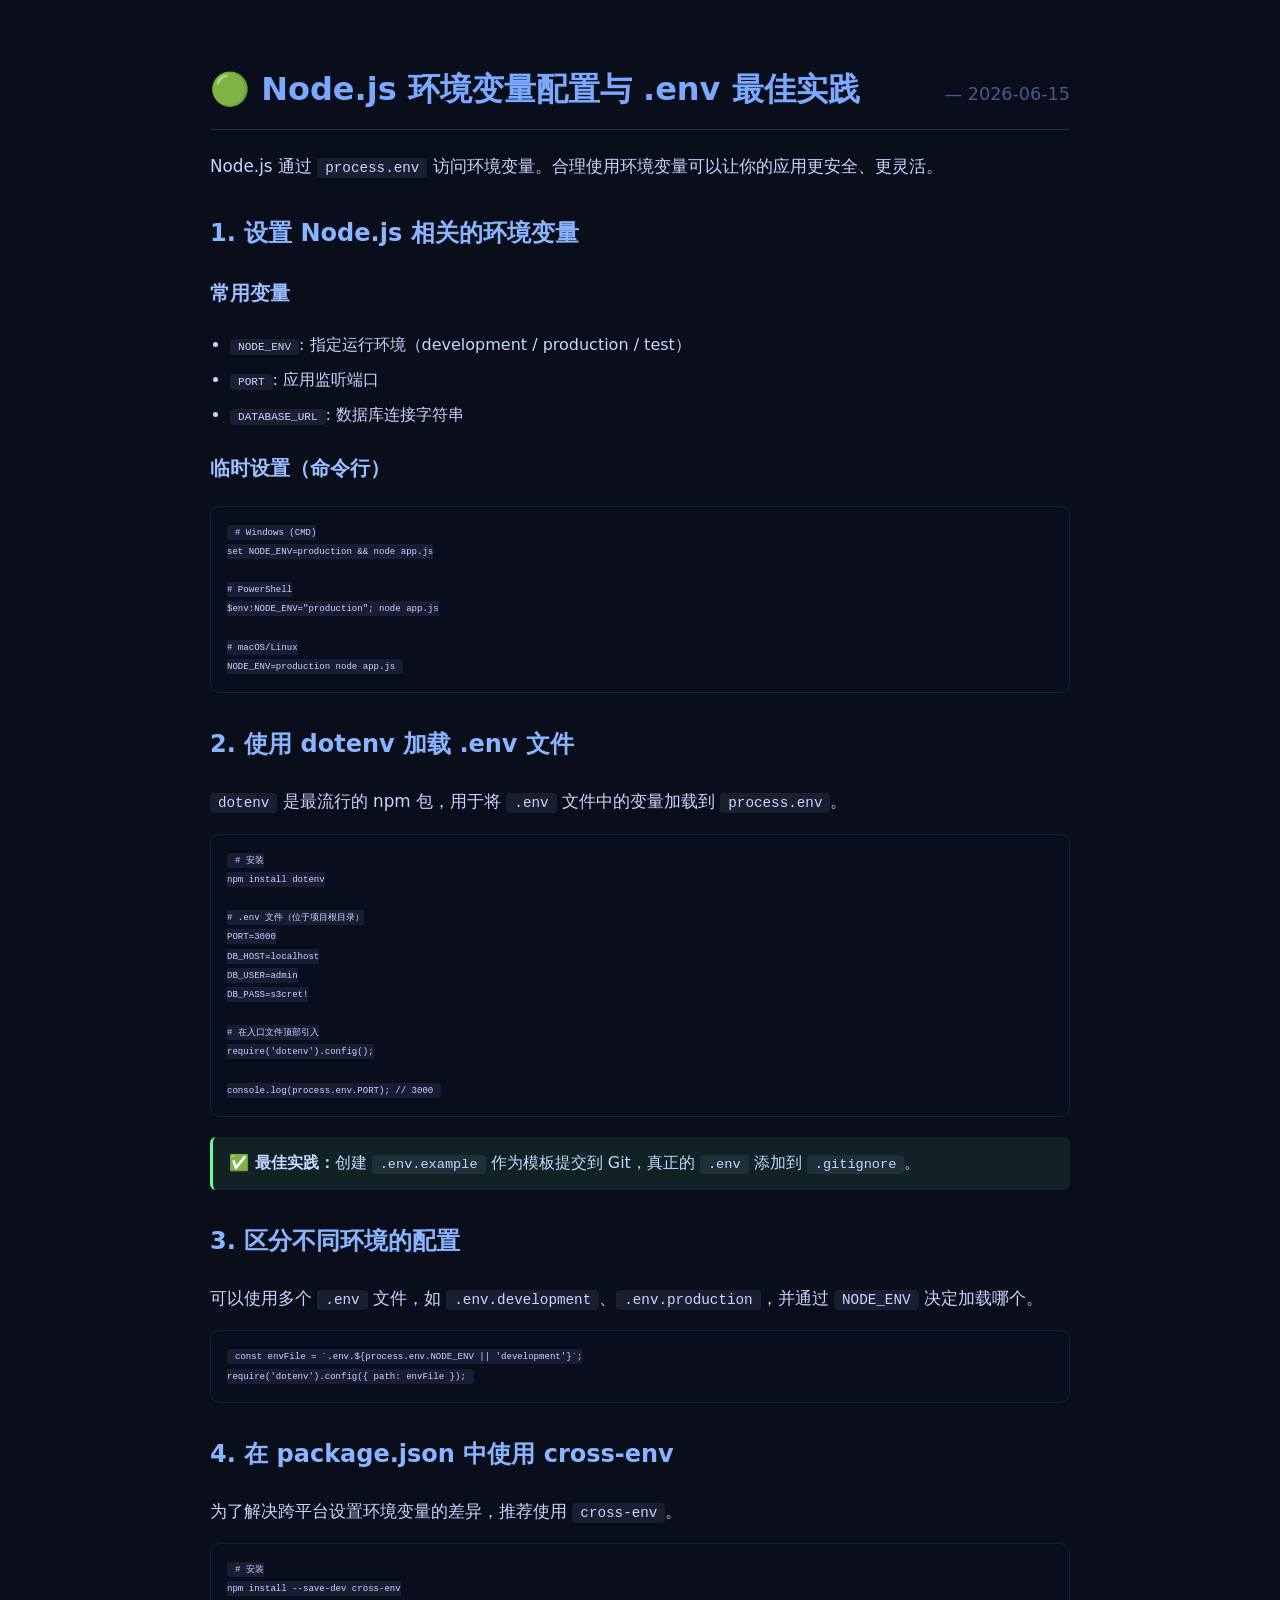
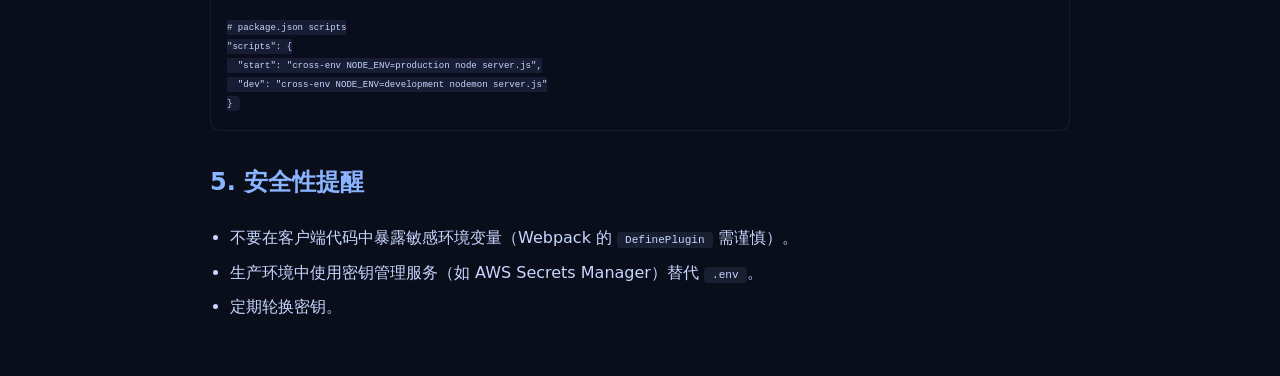
<file: article/node-env-setup.html>
<!doctype html>
<html lang="zh-CN">
  <head>
    <meta charset="UTF-8" />
    <meta name="viewport" content="width=device-width, initial-scale=1.0" />
    <title>Node.js 环境变量配置与 .env 最佳实践</title>
    <style>
      /* ========== 全局基础样式 ========== */
      body {
        background: #0a0e1a;
        color: #c8d6ff;
        font-family:
          "Segoe UI",
          system-ui,
          -apple-system,
          sans-serif;
        padding: clamp(16px, 4vw, 40px); /* 窄屏缩小边距 */
        line-height: 1.8;
        max-width: 860px; /* 略宽一点，适应更大屏幕 */
        margin: 0 auto;
        overflow-y: auto;
        overflow-x: hidden;
      }

      /* ========== 隐藏滚动条（必须保留） ========== */
      html {
        scrollbar-width: none; /* Firefox */
        -ms-overflow-style: none; /* IE/Edge 旧版 */
      }
      html::-webkit-scrollbar {
        display: none; /* Chrome/Safari/Edge 新版 */
      }

      /* ========== 标题区（日期自动显示在右侧） ========== */
      h1 {
        color: #7aa9ff;
        border-bottom: 1px solid rgba(140, 180, 255, 0.2);
        padding-bottom: 10px;
        display: flex;
        justify-content: space-between;
        align-items: baseline;
        flex-wrap: wrap;
        gap: 10px;
        font-size: clamp(1.3rem, 5vw, 2rem); /* 标题自适应 */
      }
      h1 .pub-date {
        font-size: 0.55em;
        font-weight: normal;
        opacity: 0.5;
        white-space: nowrap;
      }

      /* ========== 二级标题 ========== */
      h2 {
        color: #8ab4ff;
        margin-top: 30px;
        font-size: clamp(1.1rem, 4vw, 1.5rem);
      }
      h3 {
        color: #9bc0ff;
        margin-top: 20px;
        font-size: clamp(1rem, 3.5vw, 1.25rem);
      }

      /* ========== 段落与文本 ========== */
      p {
        font-size: clamp(0.95rem, 3vw, 1.05rem);
      }

      /* ========== 代码样式 ========== */
      code {
        background: rgba(140, 180, 255, 0.1);
        padding: 2px 8px;
        border-radius: 4px;
        font-size: 0.85em;
        word-break: break-word; /* 防止长代码溢出 */
      }
      pre {
        background: rgba(10, 14, 30, 0.6);
        border: 1px solid rgba(140, 180, 255, 0.1);
        border-radius: 10px;
        padding: 16px;
        overflow-x: auto; /* 窄屏可横向滚动 */
        font-size: 0.82em;
        -webkit-overflow-scrolling: touch; /* iOS 平滑滚动 */
      }

      /* ========== 列表 ========== */
      ul,
      ol {
        padding-left: 20px;
      }
      li {
        margin: 6px 0;
      }

      /* ========== 引用块 / 提示框 ========== */
      blockquote {
        border-left: 3px solid rgba(140, 180, 255, 0.3);
        margin: 20px 0;
        padding: 10px 20px;
        background: rgba(140, 180, 255, 0.04);
        color: rgba(200, 214, 255, 0.75);
      }
      .note,
      .warning,
      .tip {
        padding: 12px 16px;
        border-radius: 6px;
        margin: 20px 0;
        font-size: clamp(0.88rem, 2.8vw, 1rem);
      }
      .note {
        background: rgba(255, 204, 102, 0.08);
        border-left: 3px solid #ffcc66;
      }
      .warning {
        background: rgba(255, 100, 100, 0.08);
        border-left: 3px solid #ff6464;
      }
      .tip {
        background: rgba(100, 255, 150, 0.08);
        border-left: 3px solid #64ff96;
      }

      /* ========== 链接 ========== */
      a {
        color: #8ab4ff;
        word-break: break-all; /* 长链接换行 */
      }
      a:hover {
        color: #aaccff;
      }

      /* ========== 表格（窄屏可横向滚动） ========== */
      .table-wrapper {
        overflow-x: auto;
        -webkit-overflow-scrolling: touch;
        margin: 20px 0;
      }
      table {
        width: 100%;
        border-collapse: collapse;
        min-width: 360px; /* 保证窄屏时出现滚动条 */
      }
      th,
      td {
        border: 1px solid rgba(140, 180, 255, 0.15);
        padding: 10px 14px;
        text-align: left;
        font-size: clamp(0.83rem, 2.5vw, 0.94rem);
      }
      th {
        background: rgba(140, 180, 255, 0.08);
        color: #8ab4ff;
      }

      /* ========== 图片 ========== */
      img {
        max-width: 100%;
        height: auto;
        border-radius: 8px;
        margin: 20px 0;
      }

      /* ========== 响应式适配（细调） ========== */
      @media (max-width: 800px) {
        body {
          padding: 20px 16px;
        }
        h1 {
          flex-direction: column; /* 标题与日期上下排列 */
          align-items: flex-start;
        }
        h1 .pub-date {
          font-size: 0.48em;
        }
        pre {
          padding: 14px;
          font-size: 0.76em;
        }
        .note,
        .warning,
        .tip {
          padding: 11px 13px;
        }
        th,
        td {
          padding: 9px 11px;
        }
      }

      @media (max-width: 520px) {
        body {
          padding: 14px 10px;
        }
        h2 {
          margin-top: 26px;
        }
        h3 {
          margin-top: 18px;
        }
        pre {
          padding: 10px;
          font-size: 0.7em;
        }
        table {
          min-width: 280px;
        }
        th,
        td {
          padding: 7px 8px;
          font-size: 0.77rem;
        }
      }
    </style>
  </head>
  <body>
    <h1>
      <span>🟢 Node.js 环境变量配置与 .env 最佳实践</span>
      <span class="pub-date">— 2026-06-15</span>
    </h1>
    <p>
      Node.js 通过
      <code>process.env</code>
      访问环境变量。合理使用环境变量可以让你的应用更安全、更灵活。
    </p>

    <h2>1. 设置 Node.js 相关的环境变量</h2>
    <h3>常用变量</h3>
    <ul>
      <li>
        <code>NODE_ENV</code>: 指定运行环境（development / production / test）
      </li>
      <li><code>PORT</code>: 应用监听端口</li>
      <li><code>DATABASE_URL</code>: 数据库连接字符串</li>
    </ul>

    <h3>临时设置（命令行）</h3>
    <pre><code># Windows (CMD)
set NODE_ENV=production && node app.js

# PowerShell
$env:NODE_ENV="production"; node app.js

# macOS/Linux
NODE_ENV=production node app.js</code></pre>

    <h2>2. 使用 dotenv 加载 .env 文件</h2>
    <p>
      <code>dotenv</code> 是最流行的 npm 包，用于将
      <code>.env</code> 文件中的变量加载到 <code>process.env</code>。
    </p>
    <pre><code># 安装
npm install dotenv

# .env 文件（位于项目根目录）
PORT=3000
DB_HOST=localhost
DB_USER=admin
DB_PASS=s3cret!

# 在入口文件顶部引入
require('dotenv').config();

console.log(process.env.PORT); // 3000</code></pre>

    <div class="tip">
      <strong>✅ 最佳实践：</strong>创建
      <code>.env.example</code> 作为模板提交到 Git，真正的
      <code>.env</code> 添加到 <code>.gitignore</code>。
    </div>

    <h2>3. 区分不同环境的配置</h2>
    <p>
      可以使用多个 <code>.env</code> 文件，如
      <code>.env.development</code>、<code>.env.production</code>，并通过
      <code>NODE_ENV</code> 决定加载哪个。
    </p>
    <pre><code>const envFile = `.env.${process.env.NODE_ENV || 'development'}`;
require('dotenv').config({ path: envFile });</code></pre>

    <h2>4. 在 package.json 中使用 cross-env</h2>
    <p>为了解决跨平台设置环境变量的差异，推荐使用 <code>cross-env</code>。</p>
    <pre><code># 安装
npm install --save-dev cross-env

# package.json scripts
"scripts": {
  "start": "cross-env NODE_ENV=production node server.js",
  "dev": "cross-env NODE_ENV=development nodemon server.js"
}</code></pre>

    <h2>5. 安全性提醒</h2>
    <ul>
      <li>
        不要在客户端代码中暴露敏感环境变量（Webpack 的
        <code>DefinePlugin</code> 需谨慎）。
      </li>
      <li>
        生产环境中使用密钥管理服务（如 AWS Secrets Manager）替代
        <code>.env</code>。
      </li>
      <li>定期轮换密钥。</li>
    </ul>
  </body>
</html>
</file>
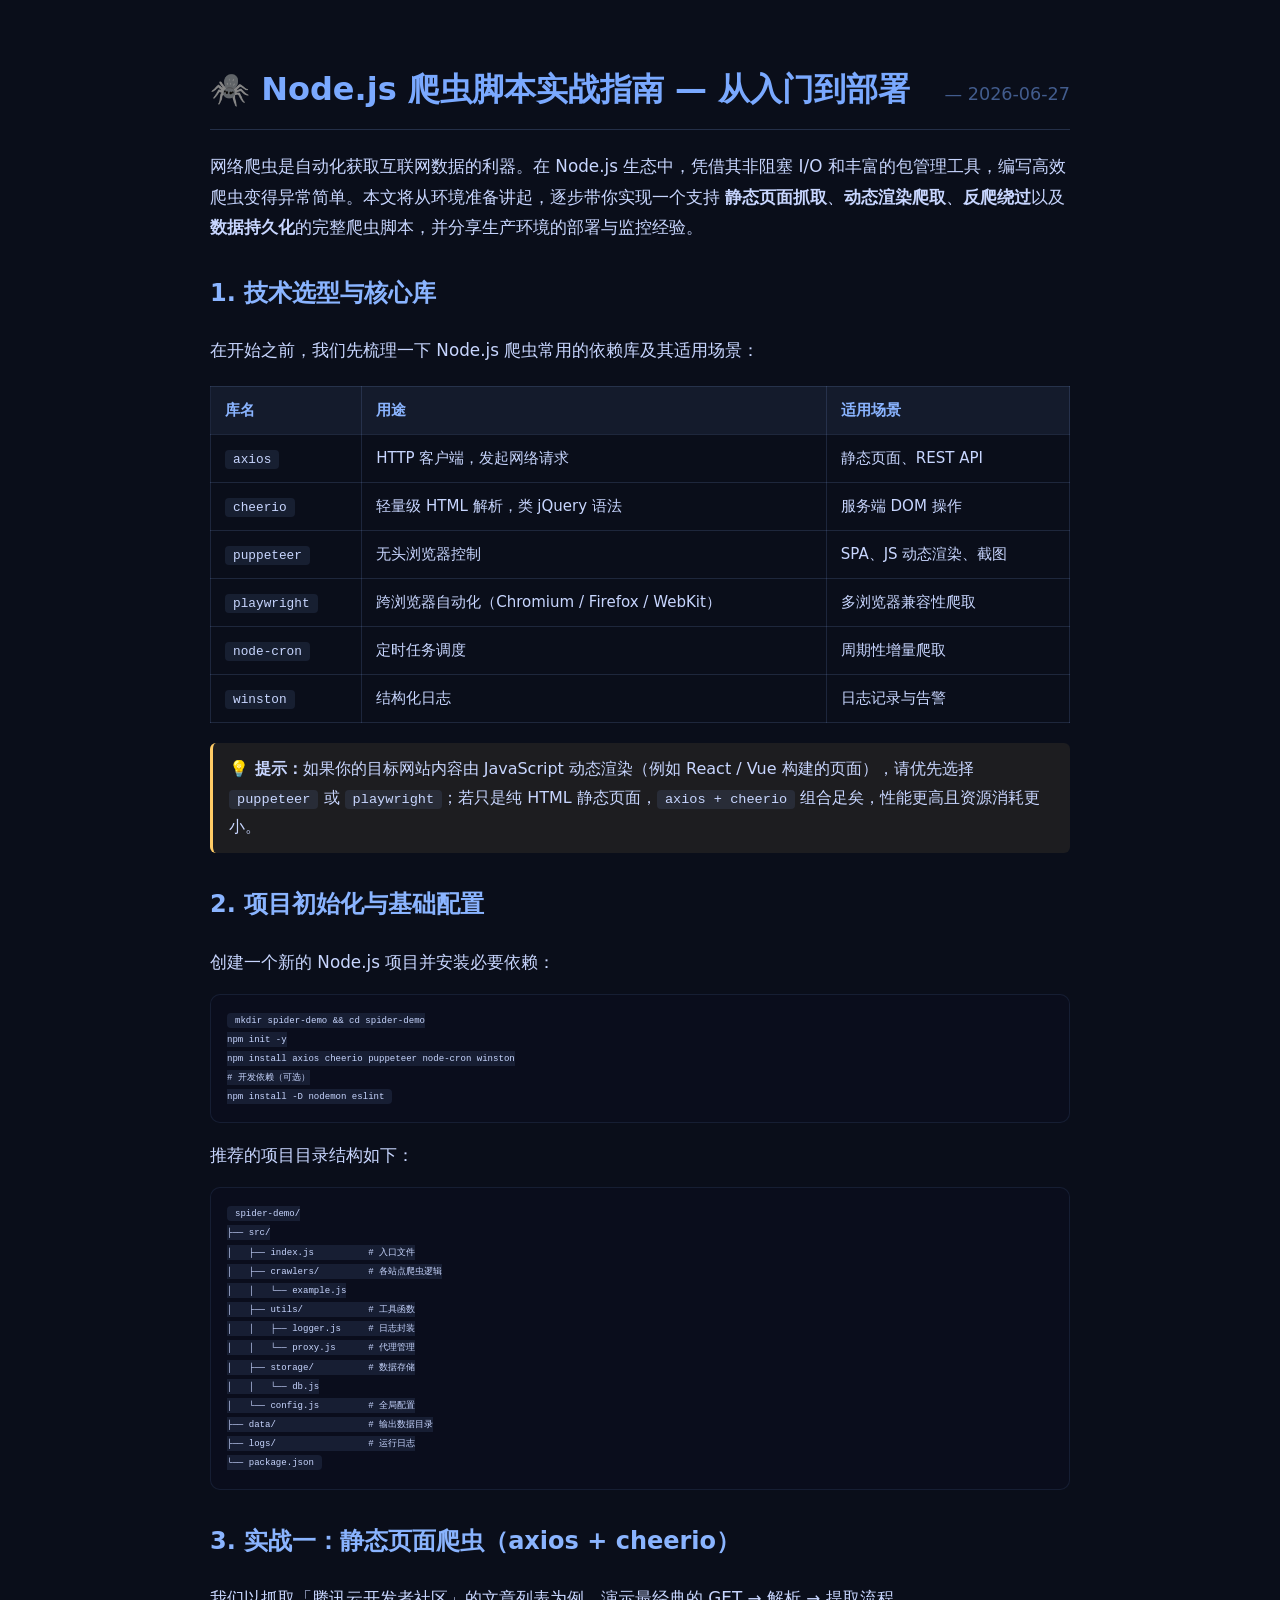
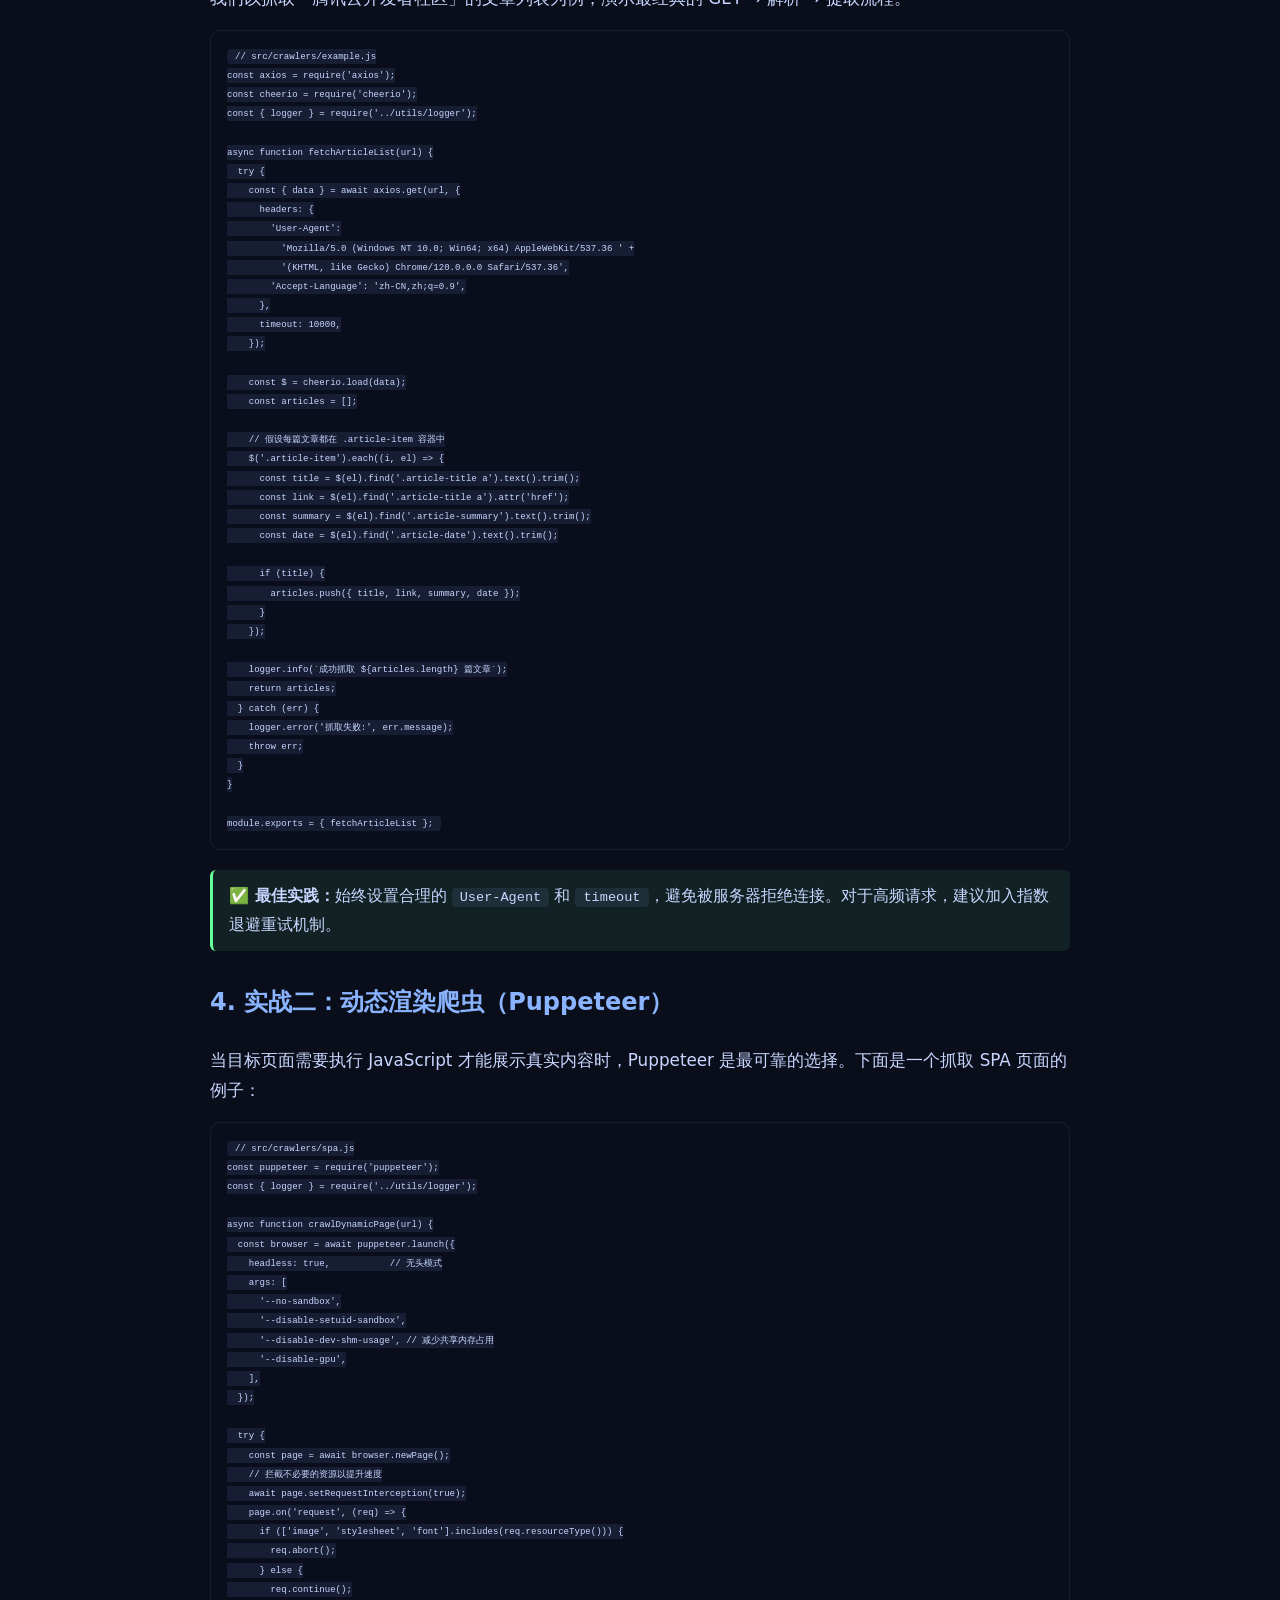
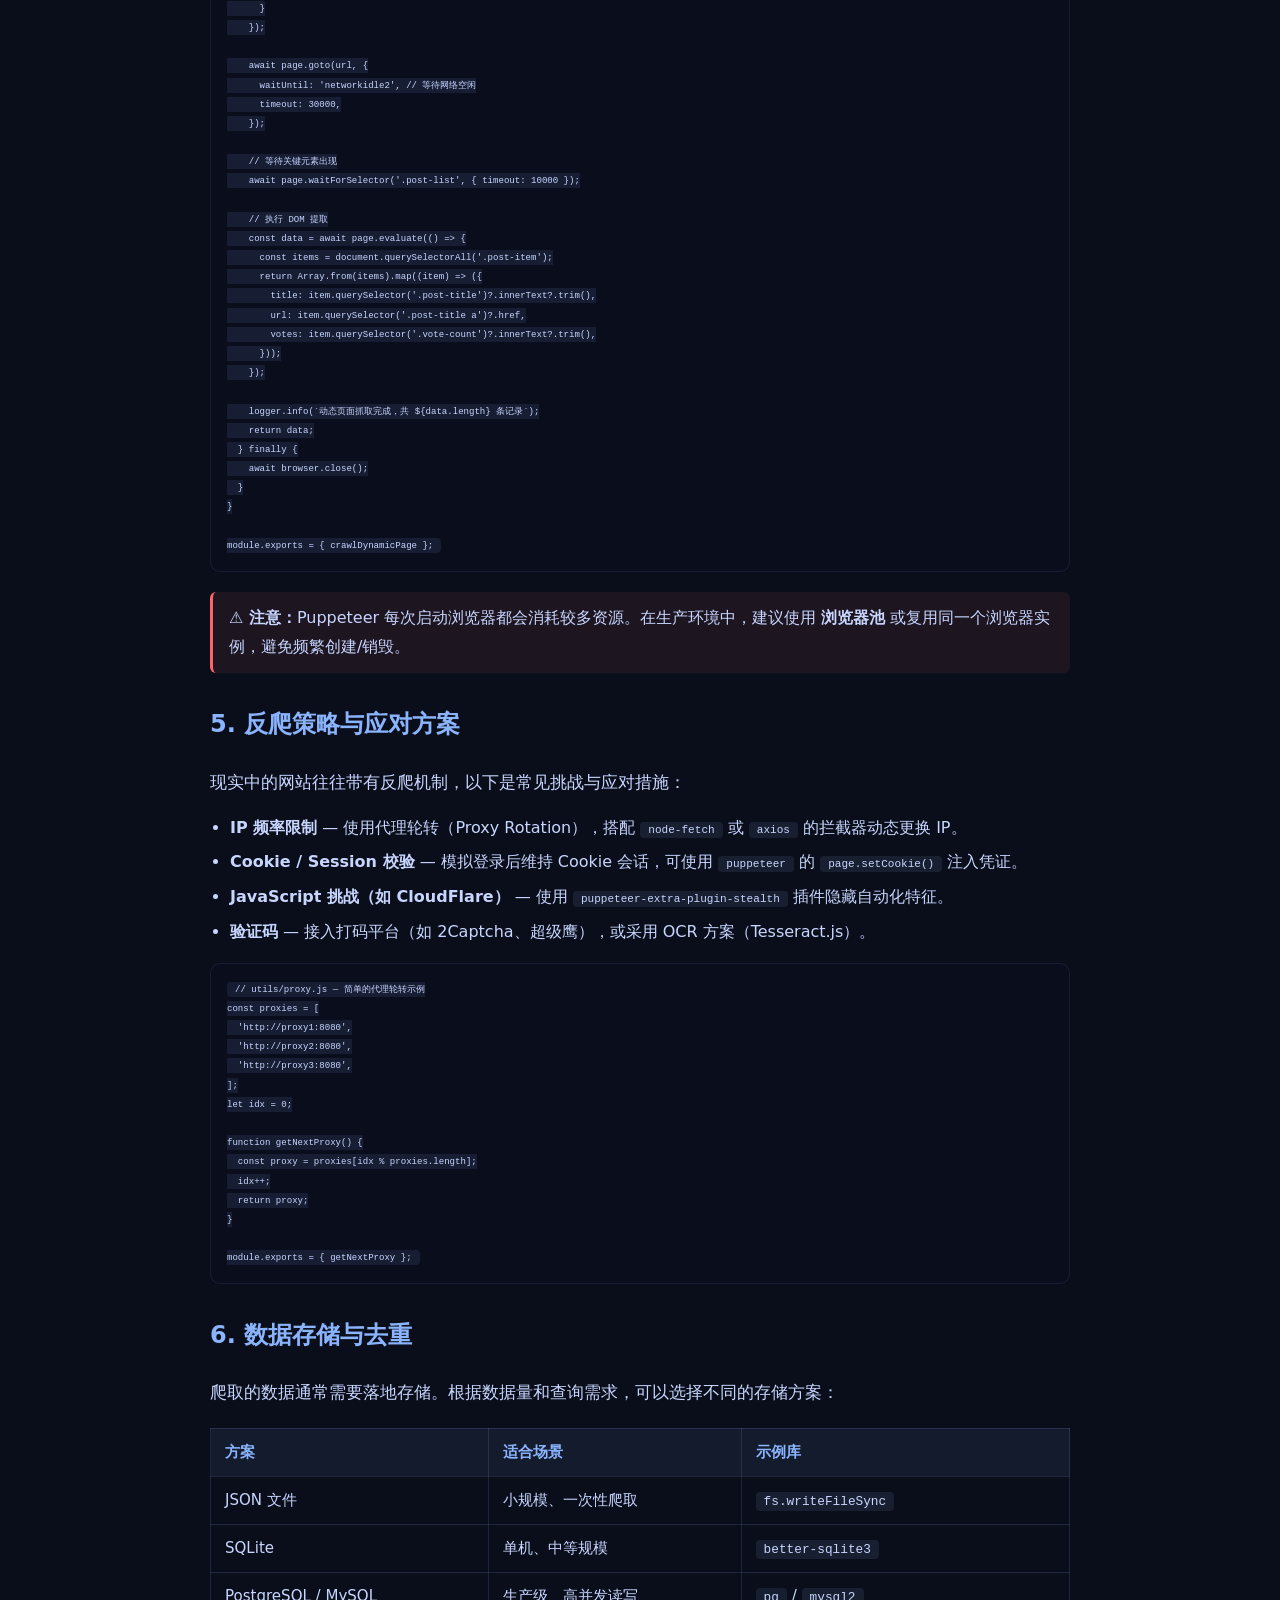
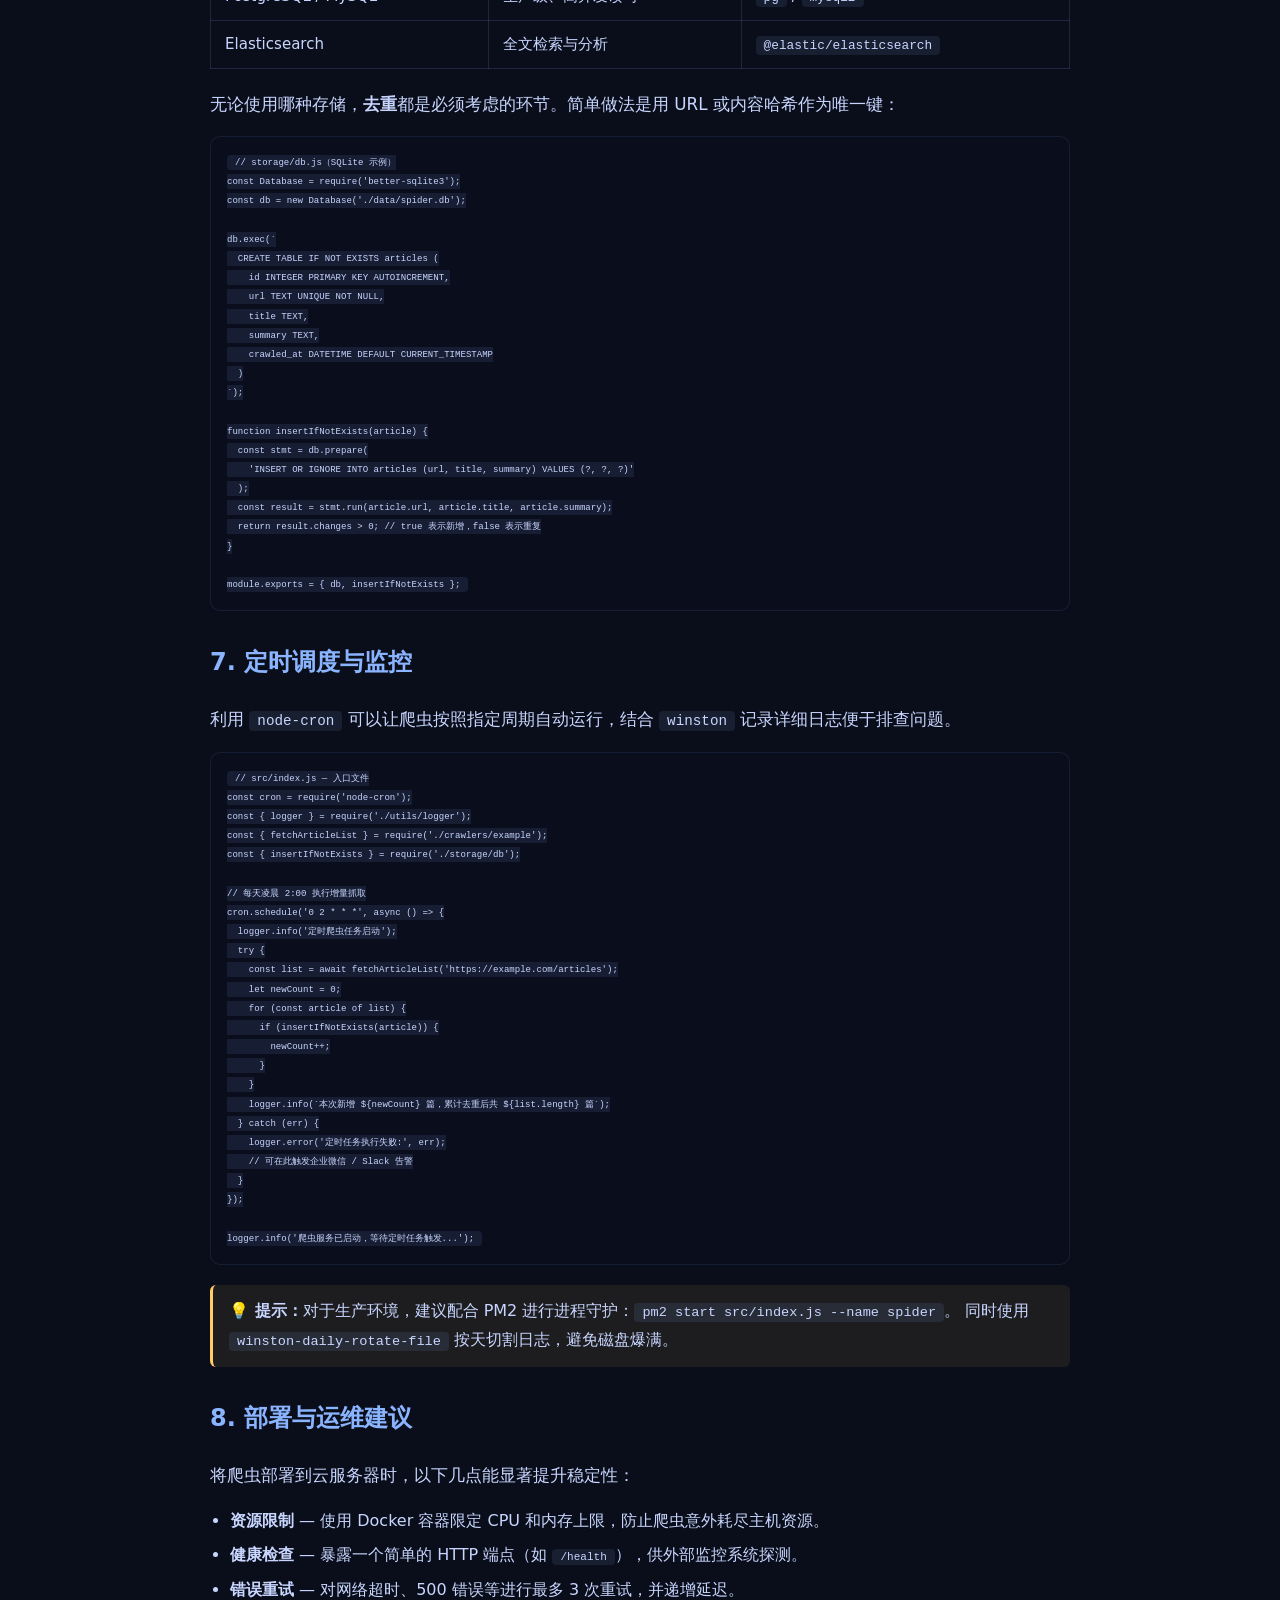
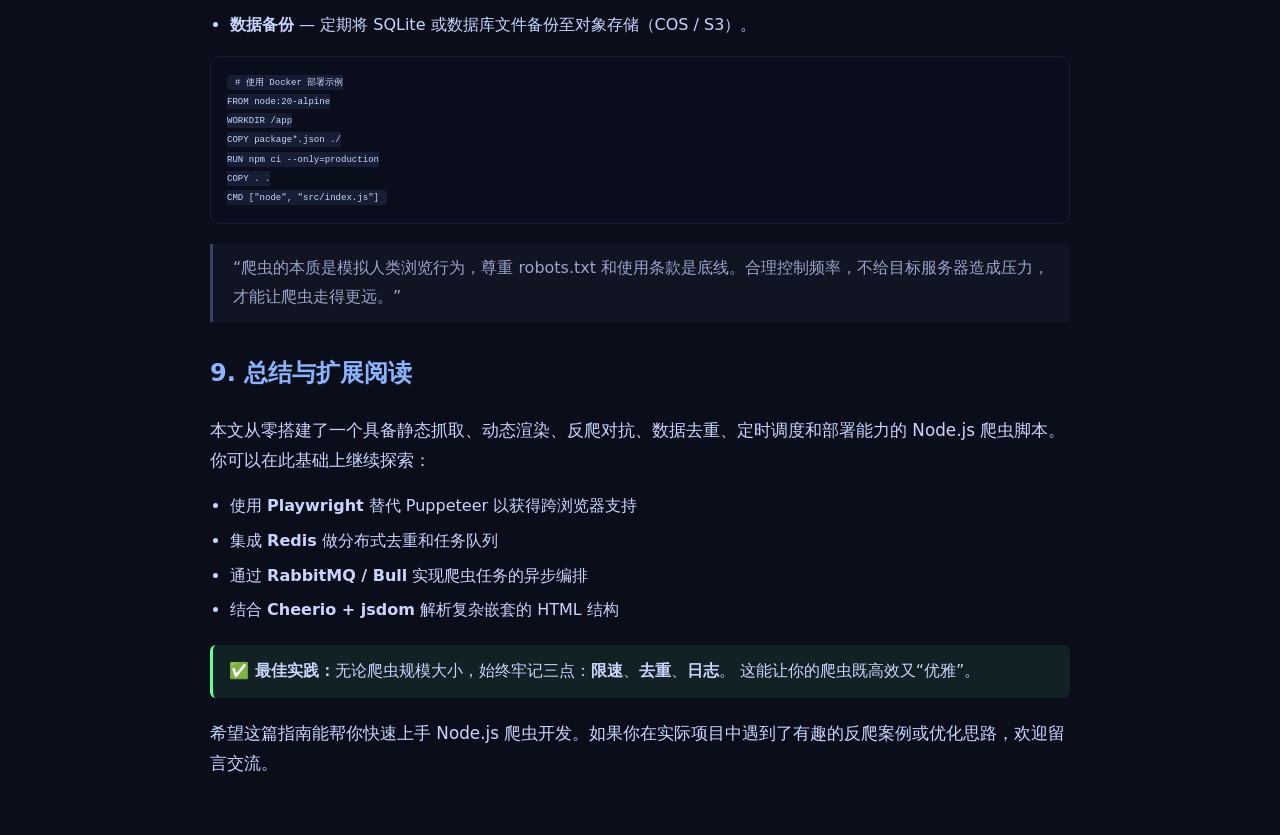
<file: article/nodejs-spider-guide.html>
<!doctype html>
<html lang="zh-CN">
  <head>
    <meta charset="UTF-8" />
    <meta name="viewport" content="width=device-width, initial-scale=1.0" />
    <!-- ★ 修改此处：文章标题（显示在浏览器标签页） -->
    <title>Node.js 爬虫脚本实战指南 — 从入门到部署</title>
    <style>
      /* ========== 全局基础样式 ========== */
      body {
        background: #0a0e1a;
        color: #c8d6ff;
        font-family:
          "Segoe UI",
          system-ui,
          -apple-system,
          sans-serif;
        padding: clamp(16px, 4vw, 40px);
        line-height: 1.8;
        max-width: 860px;
        margin: 0 auto;
        overflow-y: auto;
        overflow-x: hidden;
      }

      /* ========== 隐藏滚动条（必须保留） ========== */
      html {
        scrollbar-width: none;
        -ms-overflow-style: none;
      }
      html::-webkit-scrollbar {
        display: none;
      }

      /* ========== 标题区 ========== */
      h1 {
        color: #7aa9ff;
        border-bottom: 1px solid rgba(140, 180, 255, 0.2);
        padding-bottom: 10px;
        display: flex;
        justify-content: space-between;
        align-items: baseline;
        flex-wrap: wrap;
        gap: 10px;
        font-size: clamp(1.3rem, 5vw, 2rem);
      }
      h1 .pub-date {
        font-size: 0.55em;
        font-weight: normal;
        opacity: 0.5;
        white-space: nowrap;
      }

      /* ========== 二级标题 ========== */
      h2 {
        color: #8ab4ff;
        margin-top: 30px;
        font-size: clamp(1.1rem, 4vw, 1.5rem);
      }
      h3 {
        color: #9bc0ff;
        margin-top: 20px;
        font-size: clamp(1rem, 3.5vw, 1.25rem);
      }

      /* ========== 段落与文本 ========== */
      p {
        font-size: clamp(0.95rem, 3vw, 1.05rem);
      }

      /* ========== 代码样式 ========== */
      code {
        background: rgba(140, 180, 255, 0.1);
        padding: 2px 8px;
        border-radius: 4px;
        font-size: 0.85em;
        word-break: break-word;
      }
      pre {
        background: rgba(10, 14, 30, 0.6);
        border: 1px solid rgba(140, 180, 255, 0.1);
        border-radius: 10px;
        padding: 16px;
        overflow-x: auto;
        font-size: 0.82em;
        -webkit-overflow-scrolling: touch;
      }

      /* ========== 列表 ========== */
      ul,
      ol {
        padding-left: 20px;
      }
      li {
        margin: 6px 0;
      }

      /* ========== 引用块 / 提示框 ========== */
      blockquote {
        border-left: 3px solid rgba(140, 180, 255, 0.3);
        margin: 20px 0;
        padding: 10px 20px;
        background: rgba(140, 180, 255, 0.04);
        color: rgba(200, 214, 255, 0.75);
      }
      .note,
      .warning,
      .tip {
        padding: 12px 16px;
        border-radius: 6px;
        margin: 20px 0;
        font-size: clamp(0.88rem, 2.8vw, 1rem);
      }
      .note {
        background: rgba(255, 204, 102, 0.08);
        border-left: 3px solid #ffcc66;
      }
      .warning {
        background: rgba(255, 100, 100, 0.08);
        border-left: 3px solid #ff6464;
      }
      .tip {
        background: rgba(100, 255, 150, 0.08);
        border-left: 3px solid #64ff96;
      }

      /* ========== 链接 ========== */
      a {
        color: #8ab4ff;
        word-break: break-all;
      }
      a:hover {
        color: #aaccff;
      }

      /* ========== 表格 ========== */
      .table-wrapper {
        overflow-x: auto;
        -webkit-overflow-scrolling: touch;
        margin: 20px 0;
      }
      table {
        width: 100%;
        border-collapse: collapse;
        min-width: 360px;
      }
      th,
      td {
        border: 1px solid rgba(140, 180, 255, 0.15);
        padding: 10px 14px;
        text-align: left;
        font-size: clamp(0.83rem, 2.5vw, 0.94rem);
      }
      th {
        background: rgba(140, 180, 255, 0.08);
        color: #8ab4ff;
      }

      /* ========== 图片 ========== */
      img {
        max-width: 100%;
        height: auto;
        border-radius: 8px;
        margin: 20px 0;
      }

      /* ========== 响应式适配 ========== */
      @media (max-width: 800px) {
        body {
          padding: 20px 16px;
        }
        h1 {
          flex-direction: column;
          align-items: flex-start;
        }
        h1 .pub-date {
          font-size: 0.48em;
        }
        pre {
          padding: 14px;
          font-size: 0.76em;
        }
        .note,
        .warning,
        .tip {
          padding: 11px 13px;
        }
        th,
        td {
          padding: 9px 11px;
        }
      }

      @media (max-width: 520px) {
        body {
          padding: 14px 10px;
        }
        h2 {
          margin-top: 26px;
        }
        h3 {
          margin-top: 18px;
        }
        pre {
          padding: 10px;
          font-size: 0.7em;
        }
        table {
          min-width: 280px;
        }
        th,
        td {
          padding: 7px 8px;
          font-size: 0.77rem;
        }
      }
    </style>
  </head>
  <body>
    <!-- ★ 文章主标题 + 发布日期 -->
    <h1>
      <span>🕷️ Node.js 爬虫脚本实战指南 — 从入门到部署</span>
      <span class="pub-date">— 2026-06-27</span>
    </h1>

    <!-- ★ 文章导语 -->
    <p>
      网络爬虫是自动化获取互联网数据的利器。在 Node.js 生态中，凭借其非阻塞 I/O
      和丰富的包管理工具，编写高效爬虫变得异常简单。本文将从环境准备讲起，逐步带你实现一个支持
      <strong>静态页面抓取</strong>、<strong>动态渲染爬取</strong>、<strong>反爬绕过</strong>以及
      <strong>数据持久化</strong>的完整爬虫脚本，并分享生产环境的部署与监控经验。
    </p>

    <!-- ==================== 正文开始 ==================== -->

    <h2>1. 技术选型与核心库</h2>
    <p>在开始之前，我们先梳理一下 Node.js 爬虫常用的依赖库及其适用场景：</p>

    <div class="table-wrapper">
      <table>
        <thead>
          <tr>
            <th>库名</th>
            <th>用途</th>
            <th>适用场景</th>
          </tr>
        </thead>
        <tbody>
          <tr>
            <td><code>axios</code></td>
            <td>HTTP 客户端，发起网络请求</td>
            <td>静态页面、REST API</td>
          </tr>
          <tr>
            <td><code>cheerio</code></td>
            <td>轻量级 HTML 解析，类 jQuery 语法</td>
            <td>服务端 DOM 操作</td>
          </tr>
          <tr>
            <td><code>puppeteer</code></td>
            <td>无头浏览器控制</td>
            <td>SPA、JS 动态渲染、截图</td>
          </tr>
          <tr>
            <td><code>playwright</code></td>
            <td>跨浏览器自动化（Chromium / Firefox / WebKit）</td>
            <td>多浏览器兼容性爬取</td>
          </tr>
          <tr>
            <td><code>node-cron</code></td>
            <td>定时任务调度</td>
            <td>周期性增量爬取</td>
          </tr>
          <tr>
            <td><code>winston</code></td>
            <td>结构化日志</td>
            <td>日志记录与告警</td>
          </tr>
        </tbody>
      </table>
    </div>

    <div class="note">
      <strong>💡 提示：</strong>如果你的目标网站内容由 JavaScript 动态渲染（例如 React / Vue
      构建的页面），请优先选择 <code>puppeteer</code> 或 <code>playwright</code>；若只是纯 HTML
      静态页面，<code>axios + cheerio</code> 组合足矣，性能更高且资源消耗更小。
    </div>

    <h2>2. 项目初始化与基础配置</h2>
    <p>创建一个新的 Node.js 项目并安装必要依赖：</p>

    <pre><code>mkdir spider-demo && cd spider-demo
npm init -y
npm install axios cheerio puppeteer node-cron winston
# 开发依赖（可选）
npm install -D nodemon eslint</code></pre>

    <p>推荐的项目目录结构如下：</p>

    <pre><code>spider-demo/
├── src/
│   ├── index.js          # 入口文件
│   ├── crawlers/         # 各站点爬虫逻辑
│   │   └── example.js
│   ├── utils/            # 工具函数
│   │   ├── logger.js     # 日志封装
│   │   └── proxy.js      # 代理管理
│   ├── storage/          # 数据存储
│   │   └── db.js
│   └── config.js         # 全局配置
├── data/                 # 输出数据目录
├── logs/                 # 运行日志
└── package.json</code></pre>

    <h2>3. 实战一：静态页面爬虫（axios + cheerio）</h2>
    <p>我们以抓取「腾讯云开发者社区」的文章列表为例，演示最经典的 GET → 解析 → 提取流程。</p>

    <pre><code>// src/crawlers/example.js
const axios = require('axios');
const cheerio = require('cheerio');
const { logger } = require('../utils/logger');

async function fetchArticleList(url) {
  try {
    const { data } = await axios.get(url, {
      headers: {
        'User-Agent':
          'Mozilla/5.0 (Windows NT 10.0; Win64; x64) AppleWebKit/537.36 ' +
          '(KHTML, like Gecko) Chrome/120.0.0.0 Safari/537.36',
        'Accept-Language': 'zh-CN,zh;q=0.9',
      },
      timeout: 10000,
    });

    const $ = cheerio.load(data);
    const articles = [];

    // 假设每篇文章都在 .article-item 容器中
    $('.article-item').each((i, el) => {
      const title = $(el).find('.article-title a').text().trim();
      const link = $(el).find('.article-title a').attr('href');
      const summary = $(el).find('.article-summary').text().trim();
      const date = $(el).find('.article-date').text().trim();

      if (title) {
        articles.push({ title, link, summary, date });
      }
    });

    logger.info(`成功抓取 ${articles.length} 篇文章`);
    return articles;
  } catch (err) {
    logger.error('抓取失败:', err.message);
    throw err;
  }
}

module.exports = { fetchArticleList };</code></pre>

    <div class="tip">
      <strong>✅ 最佳实践：</strong>始终设置合理的 <code>User-Agent</code> 和
      <code>timeout</code>，避免被服务器拒绝连接。对于高频请求，建议加入指数退避重试机制。
    </div>

    <h2>4. 实战二：动态渲染爬虫（Puppeteer）</h2>
    <p>当目标页面需要执行 JavaScript 才能展示真实内容时，Puppeteer 是最可靠的选择。下面是一个抓取 SPA 页面的例子：</p>

    <pre><code>// src/crawlers/spa.js
const puppeteer = require('puppeteer');
const { logger } = require('../utils/logger');

async function crawlDynamicPage(url) {
  const browser = await puppeteer.launch({
    headless: true,           // 无头模式
    args: [
      '--no-sandbox',
      '--disable-setuid-sandbox',
      '--disable-dev-shm-usage', // 减少共享内存占用
      '--disable-gpu',
    ],
  });

  try {
    const page = await browser.newPage();
    // 拦截不必要的资源以提升速度
    await page.setRequestInterception(true);
    page.on('request', (req) => {
      if (['image', 'stylesheet', 'font'].includes(req.resourceType())) {
        req.abort();
      } else {
        req.continue();
      }
    });

    await page.goto(url, {
      waitUntil: 'networkidle2', // 等待网络空闲
      timeout: 30000,
    });

    // 等待关键元素出现
    await page.waitForSelector('.post-list', { timeout: 10000 });

    // 执行 DOM 提取
    const data = await page.evaluate(() => {
      const items = document.querySelectorAll('.post-item');
      return Array.from(items).map((item) => ({
        title: item.querySelector('.post-title')?.innerText?.trim(),
        url: item.querySelector('.post-title a')?.href,
        votes: item.querySelector('.vote-count')?.innerText?.trim(),
      }));
    });

    logger.info(`动态页面抓取完成，共 ${data.length} 条记录`);
    return data;
  } finally {
    await browser.close();
  }
}

module.exports = { crawlDynamicPage };</code></pre>

    <div class="warning">
      <strong>⚠️ 注意：</strong>Puppeteer 每次启动浏览器都会消耗较多资源。在生产环境中，建议使用
      <strong>浏览器池</strong> 或复用同一个浏览器实例，避免频繁创建/销毁。
    </div>

    <h2>5. 反爬策略与应对方案</h2>
    <p>现实中的网站往往带有反爬机制，以下是常见挑战与应对措施：</p>

    <ul>
      <li>
        <strong>IP 频率限制</strong> — 使用代理轮转（Proxy Rotation），搭配 <code>node-fetch</code> 或
        <code>axios</code> 的拦截器动态更换 IP。
      </li>
      <li>
        <strong>Cookie / Session 校验</strong> — 模拟登录后维持 Cookie 会话，可使用
        <code>puppeteer</code> 的 <code>page.setCookie()</code> 注入凭证。
      </li>
      <li>
        <strong>JavaScript 挑战（如 CloudFlare）</strong> — 使用 <code>puppeteer-extra-plugin-stealth</code>
        插件隐藏自动化特征。
      </li>
      <li>
        <strong>验证码</strong> — 接入打码平台（如 2Captcha、超级鹰），或采用 OCR 方案（Tesseract.js）。
      </li>
    </ul>

    <pre><code>// utils/proxy.js — 简单的代理轮转示例
const proxies = [
  'http://proxy1:8080',
  'http://proxy2:8080',
  'http://proxy3:8080',
];
let idx = 0;

function getNextProxy() {
  const proxy = proxies[idx % proxies.length];
  idx++;
  return proxy;
}

module.exports = { getNextProxy };</code></pre>

    <h2>6. 数据存储与去重</h2>
    <p>爬取的数据通常需要落地存储。根据数据量和查询需求，可以选择不同的存储方案：</p>

    <div class="table-wrapper">
      <table>
        <thead>
          <tr>
            <th>方案</th>
            <th>适合场景</th>
            <th>示例库</th>
          </tr>
        </thead>
        <tbody>
          <tr>
            <td>JSON 文件</td>
            <td>小规模、一次性爬取</td>
            <td><code>fs.writeFileSync</code></td>
          </tr>
          <tr>
            <td>SQLite</td>
            <td>单机、中等规模</td>
            <td><code>better-sqlite3</code></td>
          </tr>
          <tr>
            <td>PostgreSQL / MySQL</td>
            <td>生产级、高并发读写</td>
            <td><code>pg</code> / <code>mysql2</code></td>
          </tr>
          <tr>
            <td>Elasticsearch</td>
            <td>全文检索与分析</td>
            <td><code>@elastic/elasticsearch</code></td>
          </tr>
        </tbody>
      </table>
    </div>

    <p>无论使用哪种存储，<strong>去重</strong>都是必须考虑的环节。简单做法是用 URL 或内容哈希作为唯一键：</p>

    <pre><code>// storage/db.js（SQLite 示例）
const Database = require('better-sqlite3');
const db = new Database('./data/spider.db');

db.exec(`
  CREATE TABLE IF NOT EXISTS articles (
    id INTEGER PRIMARY KEY AUTOINCREMENT,
    url TEXT UNIQUE NOT NULL,
    title TEXT,
    summary TEXT,
    crawled_at DATETIME DEFAULT CURRENT_TIMESTAMP
  )
`);

function insertIfNotExists(article) {
  const stmt = db.prepare(
    'INSERT OR IGNORE INTO articles (url, title, summary) VALUES (?, ?, ?)'
  );
  const result = stmt.run(article.url, article.title, article.summary);
  return result.changes > 0; // true 表示新增，false 表示重复
}

module.exports = { db, insertIfNotExists };</code></pre>

    <h2>7. 定时调度与监控</h2>
    <p>利用 <code>node-cron</code> 可以让爬虫按照指定周期自动运行，结合 <code>winston</code> 记录详细日志便于排查问题。</p>

    <pre><code>// src/index.js — 入口文件
const cron = require('node-cron');
const { logger } = require('./utils/logger');
const { fetchArticleList } = require('./crawlers/example');
const { insertIfNotExists } = require('./storage/db');

// 每天凌晨 2:00 执行增量抓取
cron.schedule('0 2 * * *', async () => {
  logger.info('定时爬虫任务启动');
  try {
    const list = await fetchArticleList('https://example.com/articles');
    let newCount = 0;
    for (const article of list) {
      if (insertIfNotExists(article)) {
        newCount++;
      }
    }
    logger.info(`本次新增 ${newCount} 篇，累计去重后共 ${list.length} 篇`);
  } catch (err) {
    logger.error('定时任务执行失败:', err);
    // 可在此触发企业微信 / Slack 告警
  }
});

logger.info('爬虫服务已启动，等待定时任务触发...');</code></pre>

    <div class="note">
      <strong>💡 提示：</strong>对于生产环境，建议配合 PM2 进行进程守护：<code>pm2 start src/index.js --name spider</code>。
      同时使用 <code>winston-daily-rotate-file</code> 按天切割日志，避免磁盘爆满。
    </div>

    <h2>8. 部署与运维建议</h2>
    <p>将爬虫部署到云服务器时，以下几点能显著提升稳定性：</p>

    <ul>
      <li><strong>资源限制</strong> — 使用 Docker 容器限定 CPU 和内存上限，防止爬虫意外耗尽主机资源。</li>
      <li><strong>健康检查</strong> — 暴露一个简单的 HTTP 端点（如 <code>/health</code>），供外部监控系统探测。</li>
      <li><strong>错误重试</strong> — 对网络超时、500 错误等进行最多 3 次重试，并递增延迟。</li>
      <li><strong>数据备份</strong> — 定期将 SQLite 或数据库文件备份至对象存储（COS / S3）。</li>
    </ul>

    <pre><code># 使用 Docker 部署示例
FROM node:20-alpine
WORKDIR /app
COPY package*.json ./
RUN npm ci --only=production
COPY . .
CMD ["node", "src/index.js"]</code></pre>

    <blockquote>
      “爬虫的本质是模拟人类浏览行为，尊重 robots.txt 和使用条款是底线。合理控制频率，不给目标服务器造成压力，才能让爬虫走得更远。”
    </blockquote>

    <h2>9. 总结与扩展阅读</h2>
    <p>本文从零搭建了一个具备静态抓取、动态渲染、反爬对抗、数据去重、定时调度和部署能力的 Node.js 爬虫脚本。你可以在此基础上继续探索：</p>

    <ul>
      <li>使用 <strong>Playwright</strong> 替代 Puppeteer 以获得跨浏览器支持</li>
      <li>集成 <strong>Redis</strong> 做分布式去重和任务队列</li>
      <li>通过 <strong>RabbitMQ / Bull</strong> 实现爬虫任务的异步编排</li>
      <li>结合 <strong>Cheerio + jsdom</strong> 解析复杂嵌套的 HTML 结构</li>
    </ul>

    <div class="tip">
      <strong>✅ 最佳实践：</strong>无论爬虫规模大小，始终牢记三点：<strong>限速</strong>、<strong>去重</strong>、<strong>日志</strong>。
      这能让你的爬虫既高效又“优雅”。
    </div>

    <p>希望这篇指南能帮你快速上手 Node.js 爬虫开发。如果你在实际项目中遇到了有趣的反爬案例或优化思路，欢迎留言交流。</p>

    <!-- ★ 底部无需再写日期，已放在标题旁 -->
  </body>
</html>
</file>
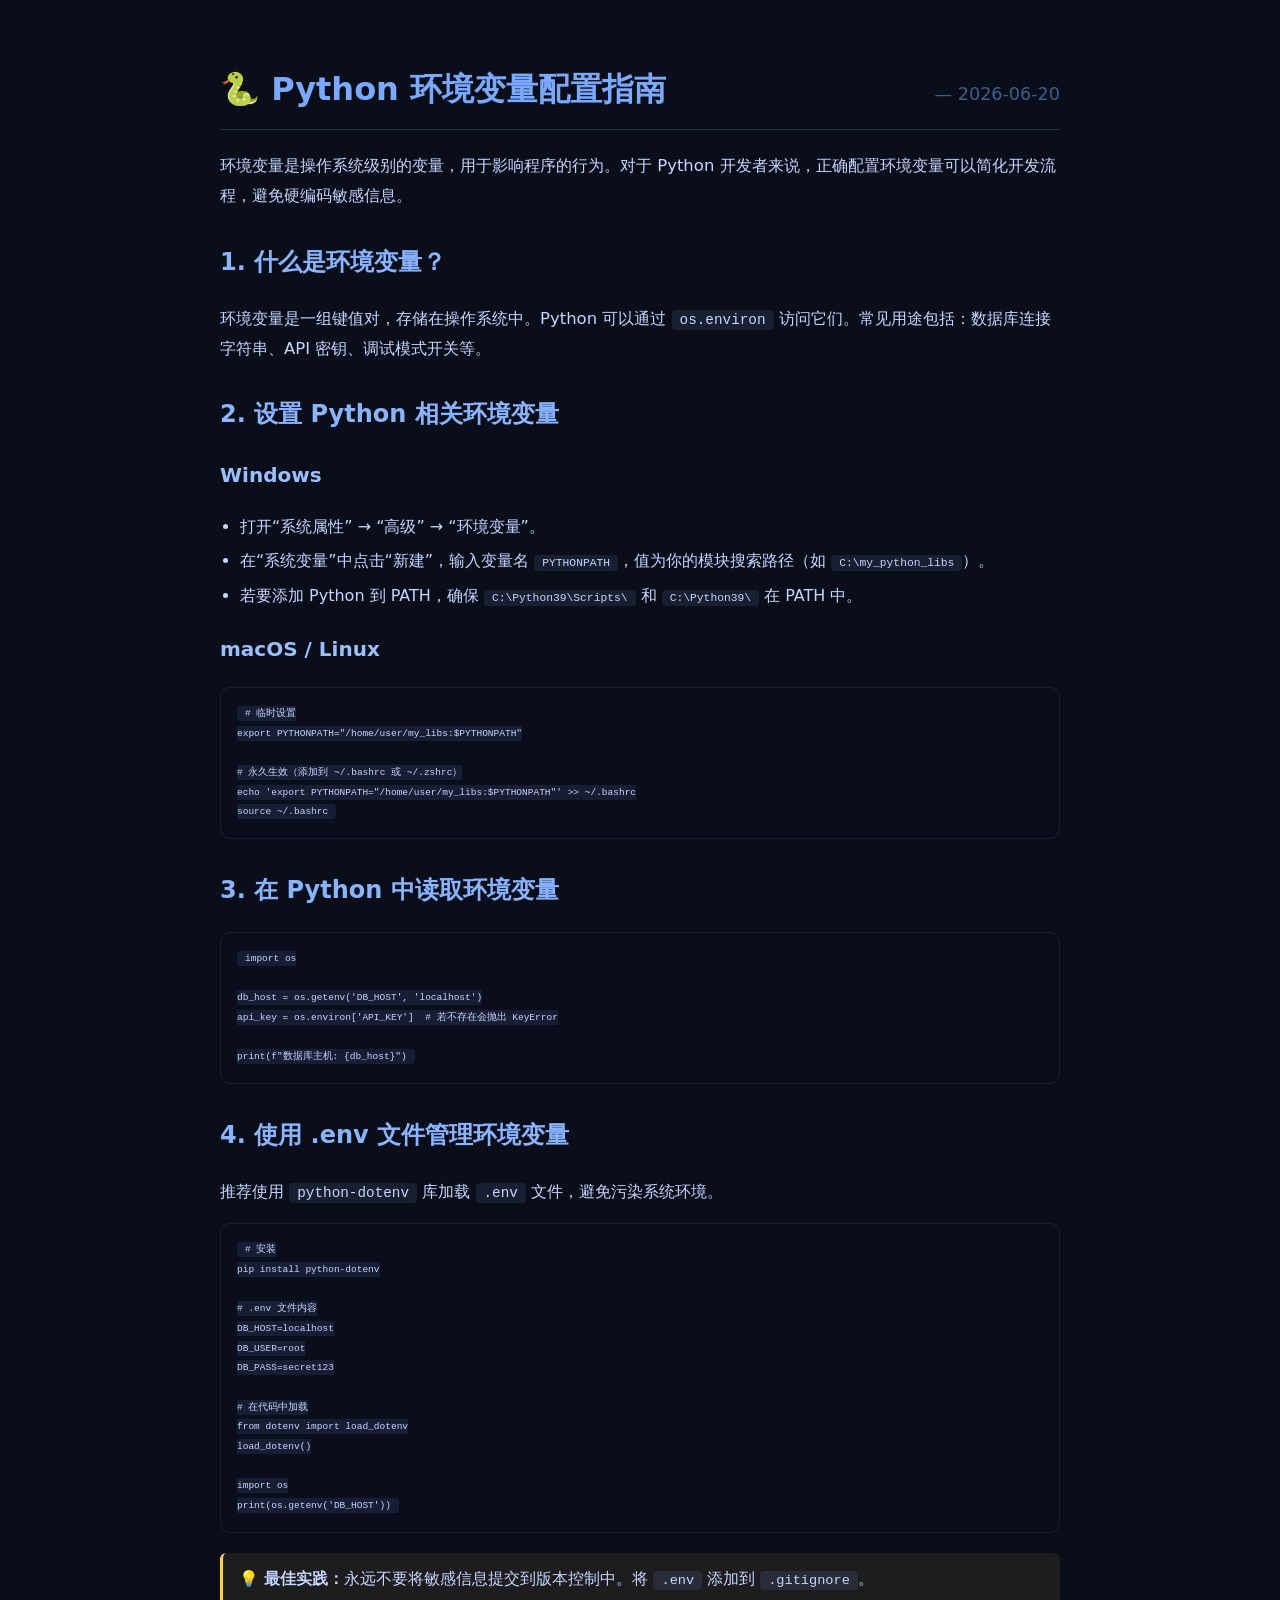
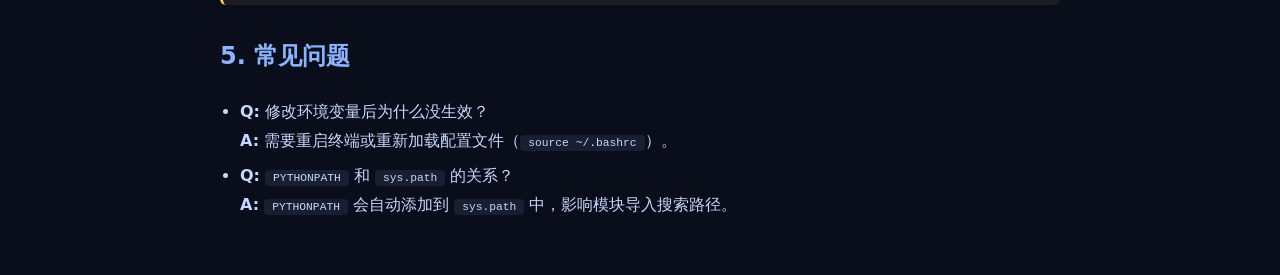
<file: article/python-env-setup.html>
<!doctype html>
<html lang="zh-CN">
  <head>
    <meta charset="UTF-8" />
    <meta name="viewport" content="width=device-width, initial-scale=1.0" />
    <title>Python 环境变量配置指南</title>
    <style>
      body {
        background: #0a0e1a;
        color: #c8d6ff;
        font-family:
          "Segoe UI",
          system-ui,
          -apple-system,
          sans-serif;
        padding: clamp(16px, 4vw, 40px);
        line-height: 1.8;
        max-width: 840px;
        margin: 0 auto;
        overflow-y: auto;
        overflow-x: hidden;
      }
      html {
        scrollbar-width: none;
        -ms-overflow-style: none;
      }
      html::-webkit-scrollbar {
        display: none;
      }
      h1 {
        color: #7aa9ff;
        border-bottom: 1px solid rgba(140, 180, 255, 0.2);
        padding-bottom: 10px;
        display: flex;
        justify-content: space-between;
        align-items: baseline;
        flex-wrap: wrap;
        gap: 10px;
        font-size: clamp(1.3rem, 5vw, 2rem);
      }
      h1 .pub-date {
        font-size: 0.55em;
        font-weight: normal;
        opacity: 0.5;
        white-space: nowrap;
      }
      h2 {
        color: #8ab4ff;
        margin-top: 30px;
        font-size: clamp(1.1rem, 4vw, 1.5rem);
      }
      h3 {
        color: #9bc0ff;
        margin-top: 20px;
        font-size: clamp(1rem, 3.5vw, 1.25rem);
      }
      p {
        font-size: clamp(0.93rem, 3vw, 1.03rem);
      }
      code {
        background: rgba(140, 180, 255, 0.1);
        padding: 2px 8px;
        border-radius: 4px;
        font-size: 0.87em;
        word-break: break-word;
      }
      pre {
        background: rgba(10, 14, 30, 0.6);
        border: 1px solid rgba(140, 180, 255, 0.1);
        border-radius: 10px;
        padding: 16px;
        overflow-x: auto;
        font-size: 0.84em;
        -webkit-overflow-scrolling: touch;
      }
      ul,
      ol {
        padding-left: 20px;
      }
      li {
        margin: 6px 0;
      }
      .note,
      .warning,
      .tip {
        padding: 12px 16px;
        border-radius: 6px;
        margin: 20px 0;
        font-size: clamp(0.86rem, 2.8vw, 0.98rem);
      }
      .note {
        background: rgba(255, 204, 102, 0.08);
        border-left: 3px solid #ffcc66;
      }
      .warning {
        background: rgba(255, 100, 100, 0.08);
        border-left: 3px solid #ff6464;
      }
      .tip {
        background: rgba(100, 255, 150, 0.08);
        border-left: 3px solid #64ff96;
      }
      a {
        color: #8ab4ff;
        word-break: break-all;
      }
      a:hover {
        color: #aaccff;
      }
      .table-wrapper {
        overflow-x: auto;
        -webkit-overflow-scrolling: touch;
        margin: 20px 0;
      }
      table {
        width: 100%;
        border-collapse: collapse;
        min-width: 340px;
      }
      th,
      td {
        border: 1px solid rgba(140, 180, 255, 0.15);
        padding: 10px 14px;
        text-align: left;
        font-size: clamp(0.82rem, 2.5vw, 0.93rem);
      }
      th {
        background: rgba(140, 180, 255, 0.08);
        color: #8ab4ff;
      }
      img {
        max-width: 100%;
        height: auto;
        border-radius: 8px;
        margin: 20px 0;
      }
      @media (max-width: 780px) {
        body {
          padding: 20px 16px;
        }
        h1 {
          flex-direction: column;
          align-items: flex-start;
        }
        h1 .pub-date {
          font-size: 0.47em;
        }
        pre {
          padding: 14px;
          font-size: 0.74em;
        }
        .note,
        .warning,
        .tip {
          padding: 11px 13px;
        }
        th,
        td {
          padding: 9px 11px;
        }
      }
      @media (max-width: 540px) {
        body {
          padding: 14px 10px;
        }
        h2 {
          margin-top: 26px;
        }
        h3 {
          margin-top: 18px;
        }
        pre {
          padding: 10px;
          font-size: 0.68em;
        }
        table {
          min-width: 260px;
        }
        th,
        td {
          padding: 7px 8px;
          font-size: 0.76rem;
        }
      }
    </style>
  </head>
  <body>
    <h1>
      <span>🐍 Python 环境变量配置指南</span>
      <span class="pub-date">— 2026-06-20</span>
    </h1>
    <p>
      环境变量是操作系统级别的变量，用于影响程序的行为。对于 Python
      开发者来说，正确配置环境变量可以简化开发流程，避免硬编码敏感信息。
    </p>

    <h2>1. 什么是环境变量？</h2>
    <p>
      环境变量是一组键值对，存储在操作系统中。Python 可以通过
      <code>os.environ</code> 访问它们。常见用途包括：数据库连接字符串、API
      密钥、调试模式开关等。
    </p>

    <h2>2. 设置 Python 相关环境变量</h2>
    <h3>Windows</h3>
    <ul>
      <li>打开“系统属性” → “高级” → “环境变量”。</li>
      <li>
        在“系统变量”中点击“新建”，输入变量名
        <code>PYTHONPATH</code>，值为你的模块搜索路径（如
        <code>C:\my_python_libs</code>）。
      </li>
      <li>
        若要添加 Python 到 PATH，确保 <code>C:\Python39\Scripts\</code> 和
        <code>C:\Python39\</code> 在 PATH 中。
      </li>
    </ul>
    <h3>macOS / Linux</h3>
    <pre><code># 临时设置
export PYTHONPATH="/home/user/my_libs:$PYTHONPATH"

# 永久生效（添加到 ~/.bashrc 或 ~/.zshrc）
echo 'export PYTHONPATH="/home/user/my_libs:$PYTHONPATH"' >> ~/.bashrc
source ~/.bashrc</code></pre>

    <h2>3. 在 Python 中读取环境变量</h2>
    <pre><code>import os

db_host = os.getenv('DB_HOST', 'localhost')
api_key = os.environ['API_KEY']  # 若不存在会抛出 KeyError

print(f"数据库主机: {db_host}")</code></pre>

    <h2>4. 使用 .env 文件管理环境变量</h2>
    <p>
      推荐使用 <code>python-dotenv</code> 库加载
      <code>.env</code> 文件，避免污染系统环境。
    </p>
    <pre><code># 安装
pip install python-dotenv

# .env 文件内容
DB_HOST=localhost
DB_USER=root
DB_PASS=secret123

# 在代码中加载
from dotenv import load_dotenv
load_dotenv()

import os
print(os.getenv('DB_HOST'))</code></pre>

    <div class="note">
      <strong>💡 最佳实践：</strong>永远不要将敏感信息提交到版本控制中。将
      <code>.env</code> 添加到 <code>.gitignore</code>。
    </div>

    <h2>5. 常见问题</h2>
    <ul>
      <li>
        <strong>Q:</strong> 修改环境变量后为什么没生效？<br /><strong
          >A:</strong
        >
        需要重启终端或重新加载配置文件（<code>source ~/.bashrc</code>）。
      </li>
      <li>
        <strong>Q:</strong> <code>PYTHONPATH</code> 和
        <code>sys.path</code> 的关系？<br /><strong>A:</strong>
        <code>PYTHONPATH</code> 会自动添加到
        <code>sys.path</code> 中，影响模块导入搜索路径。
      </li>
    </ul>
  </body>
</html>
</file>
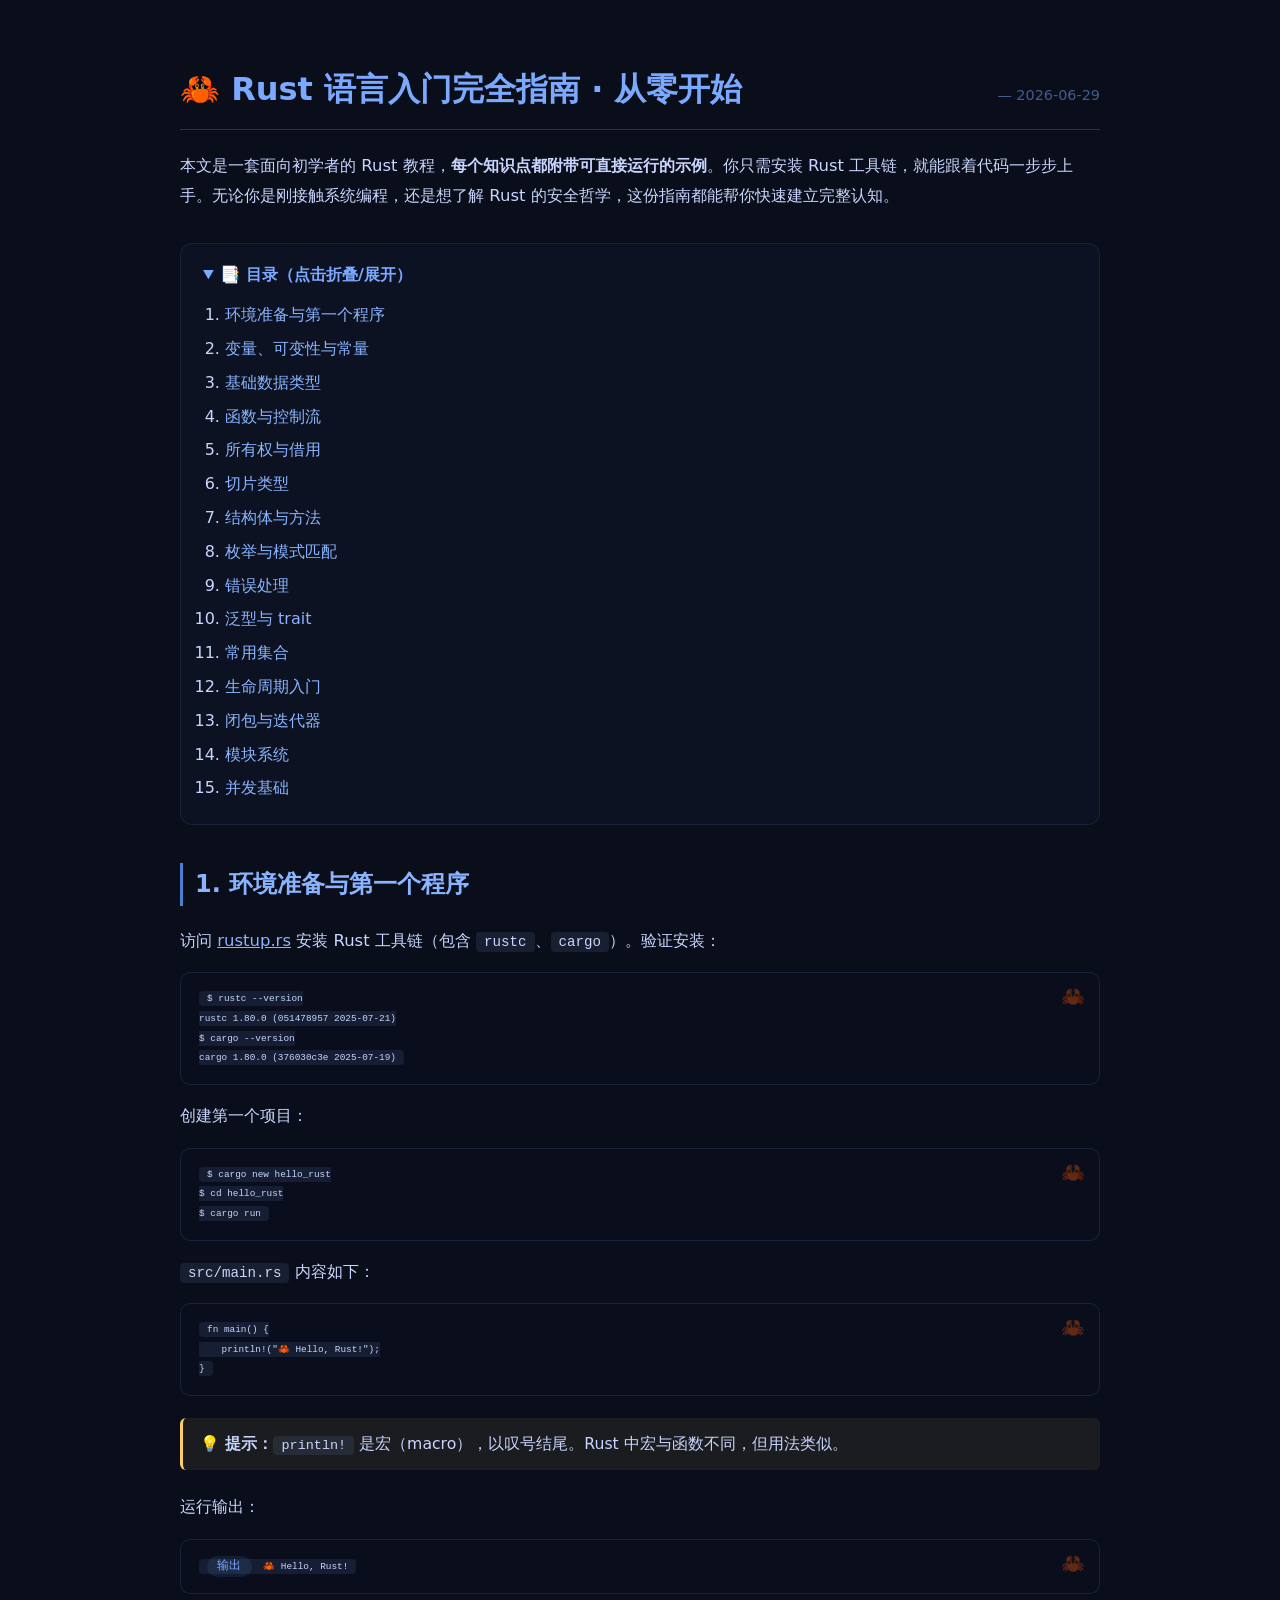
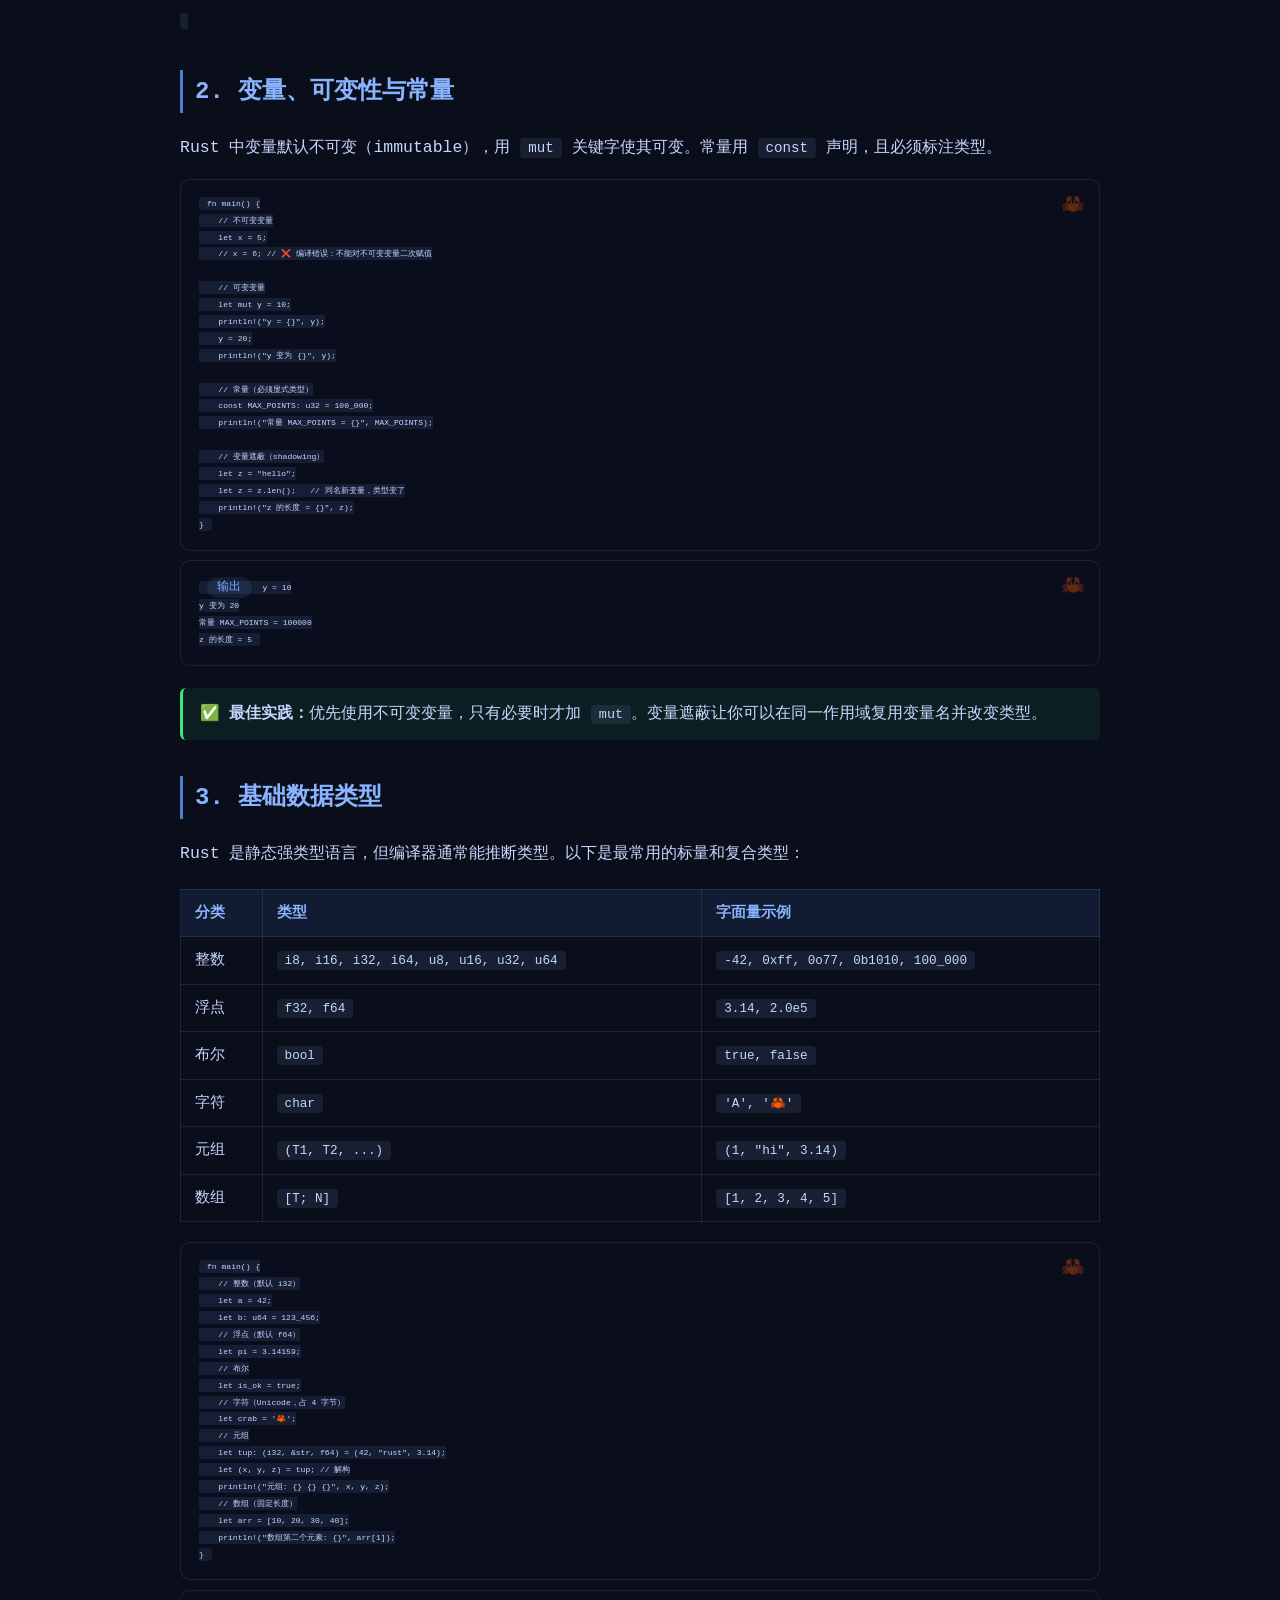
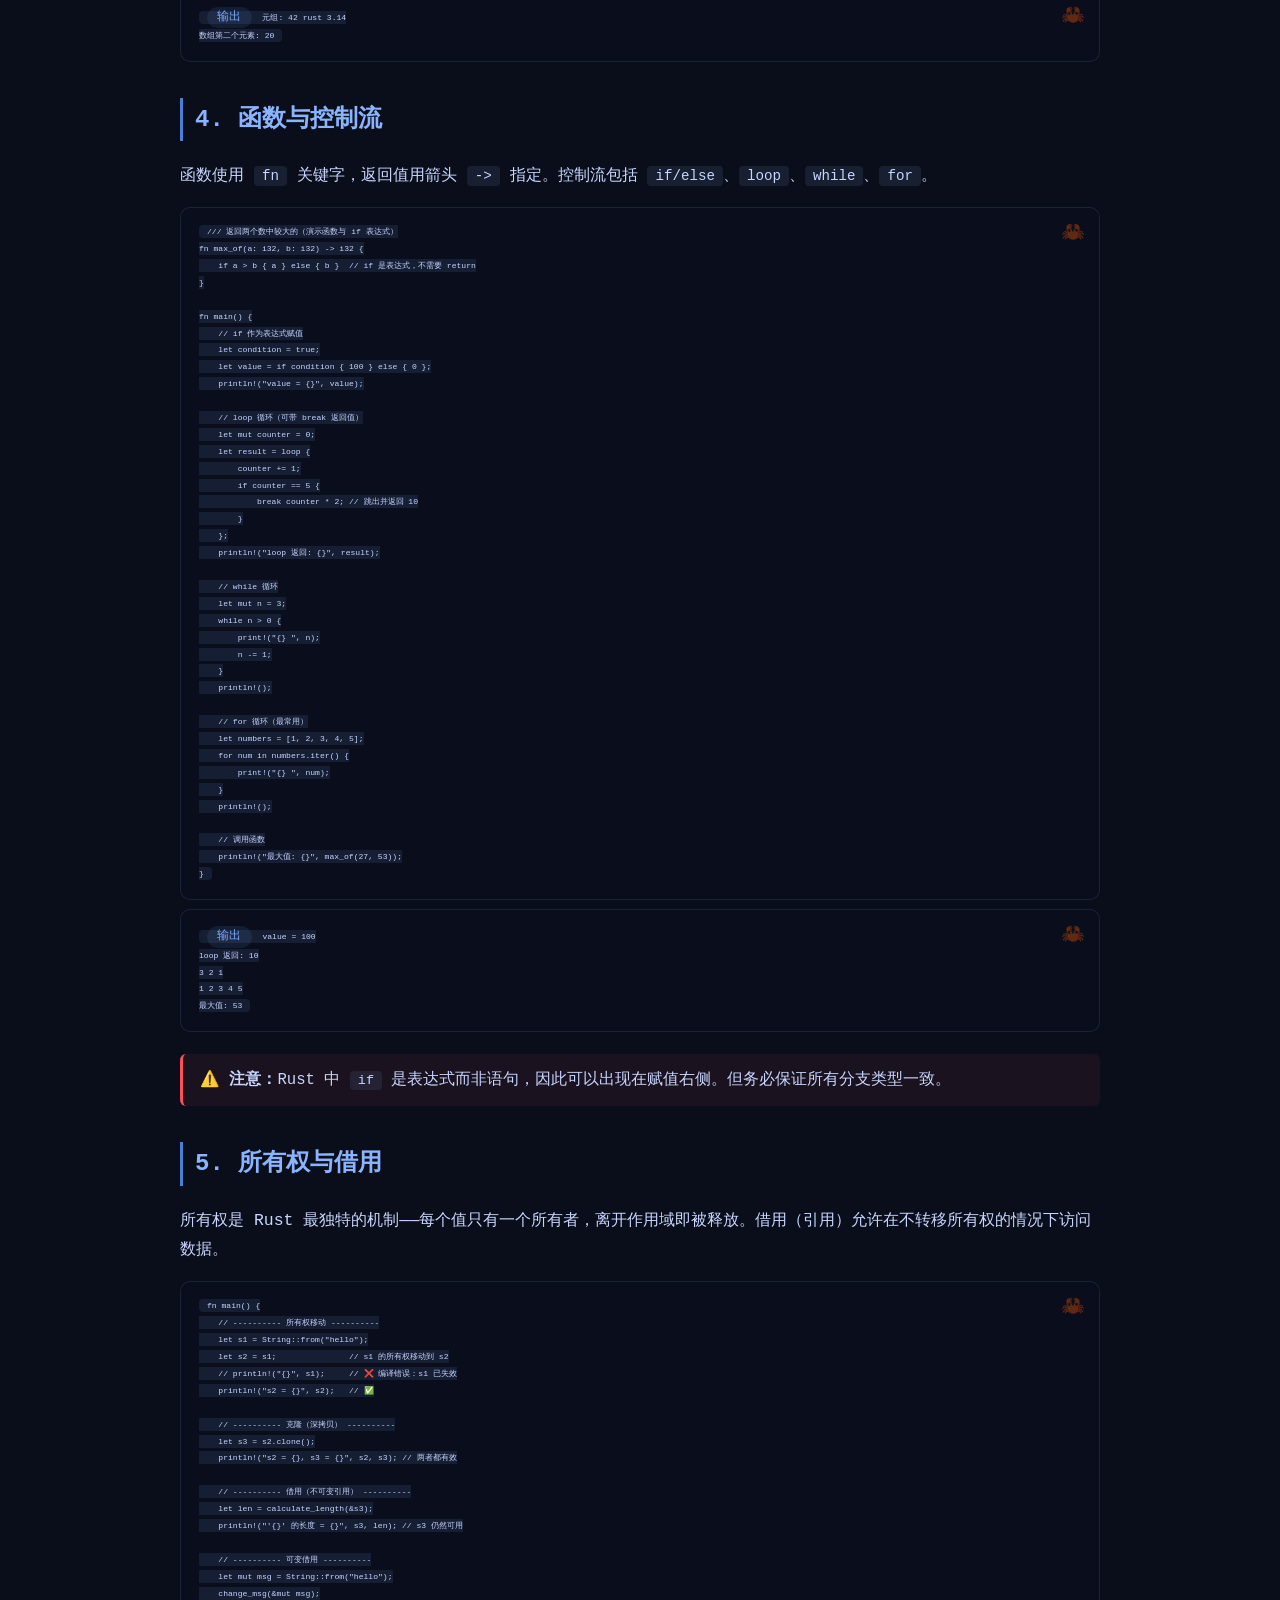
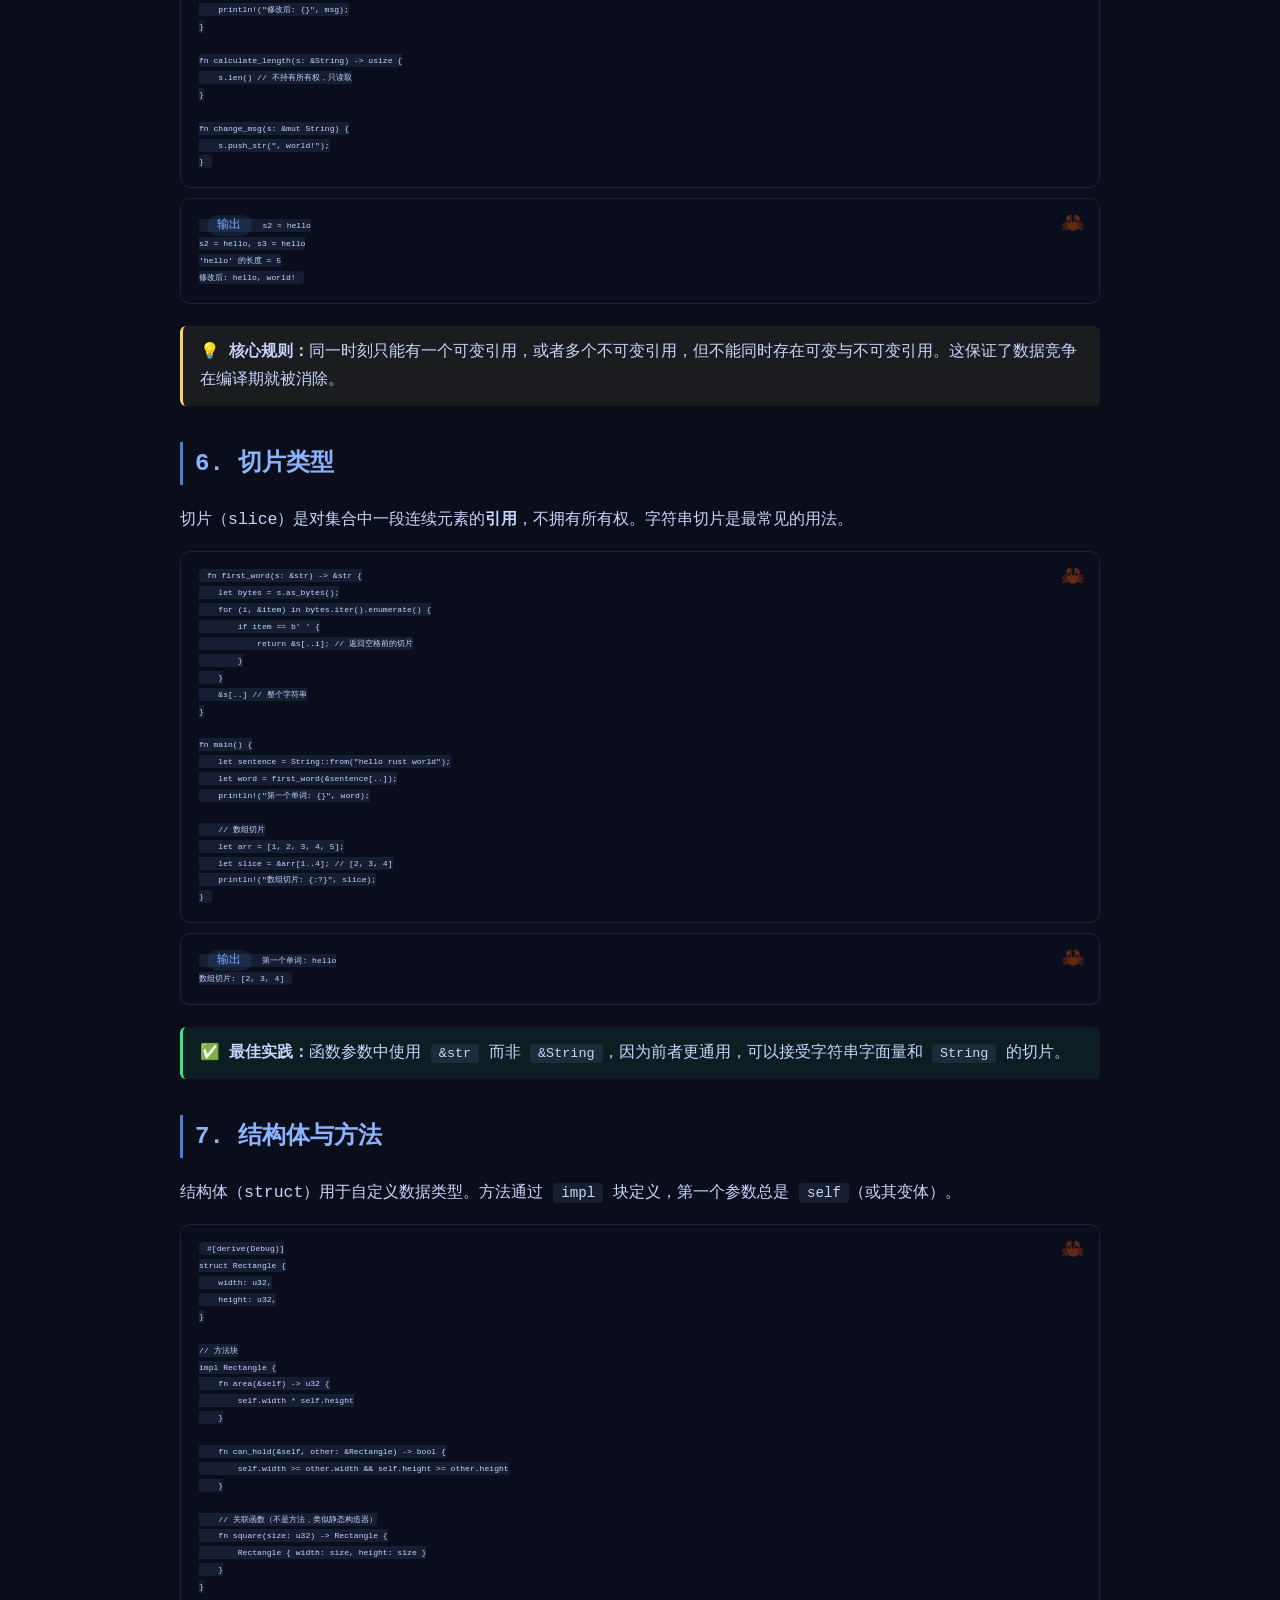
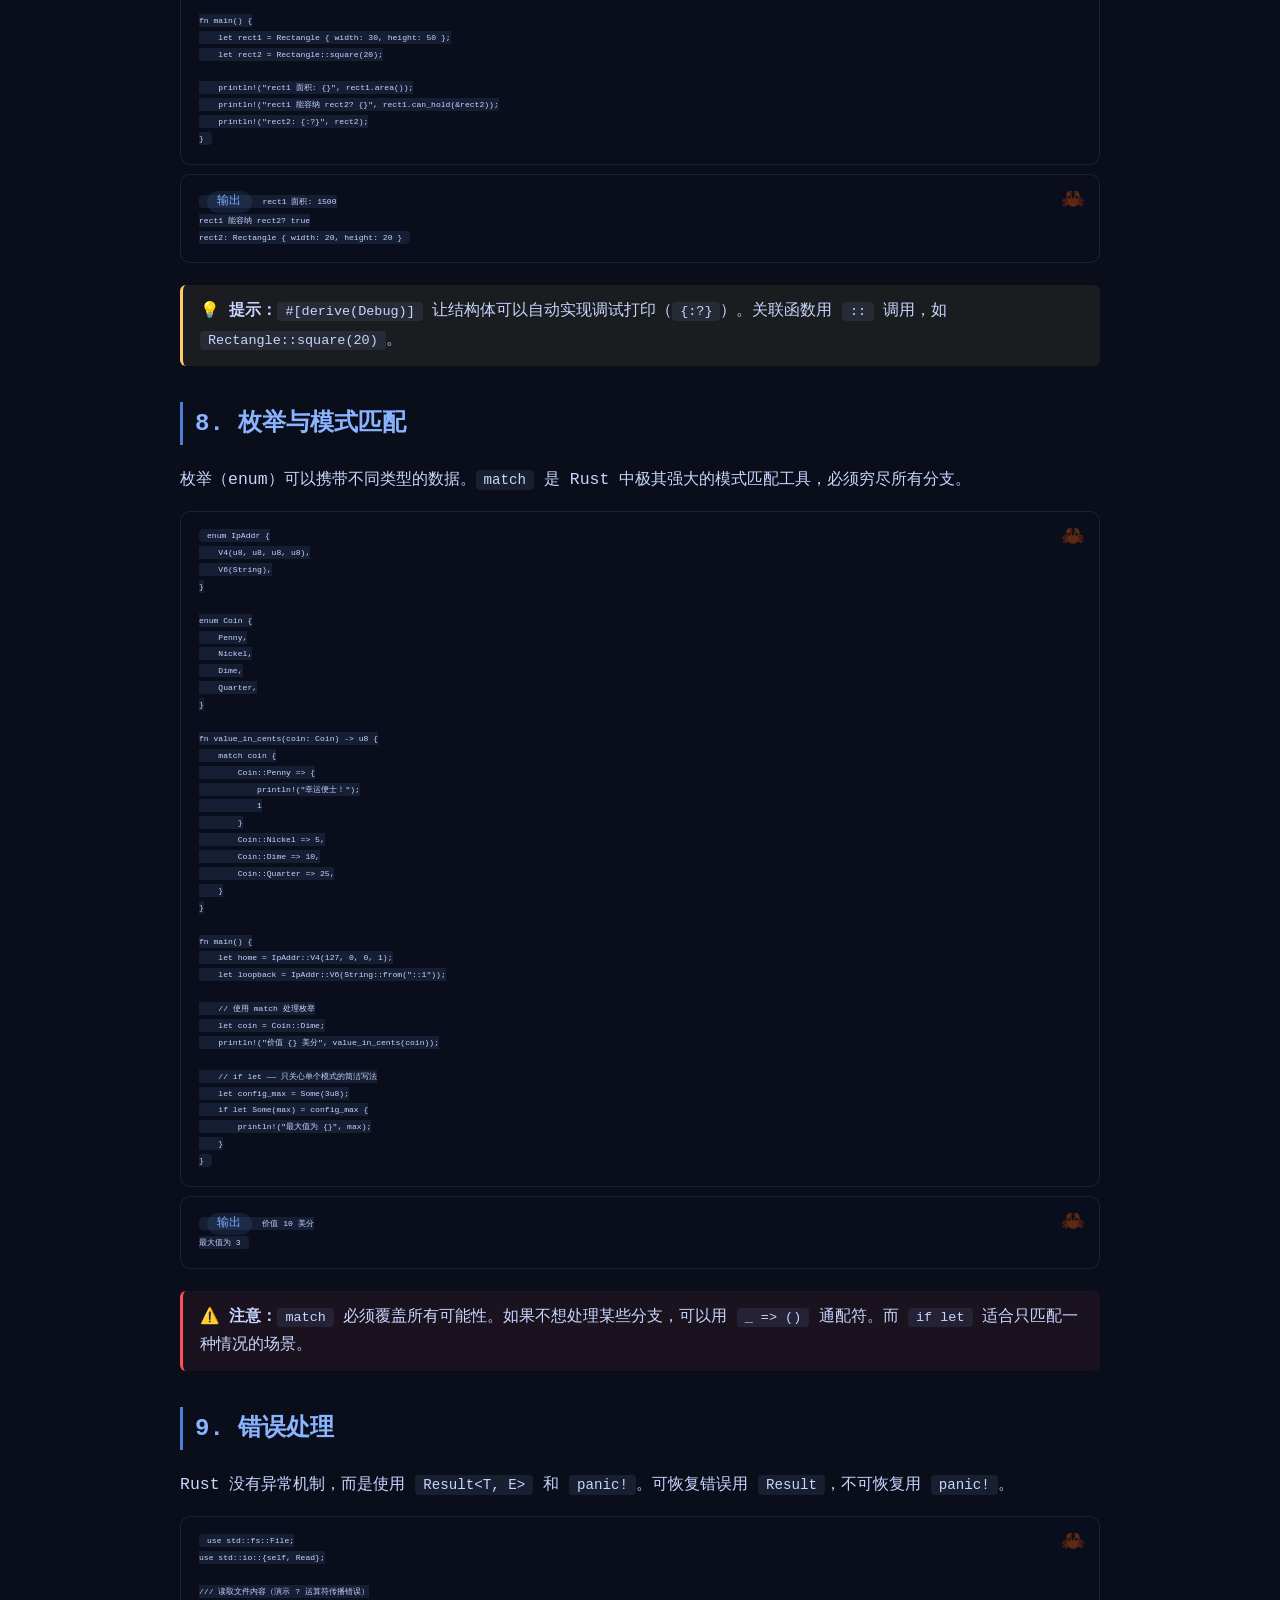
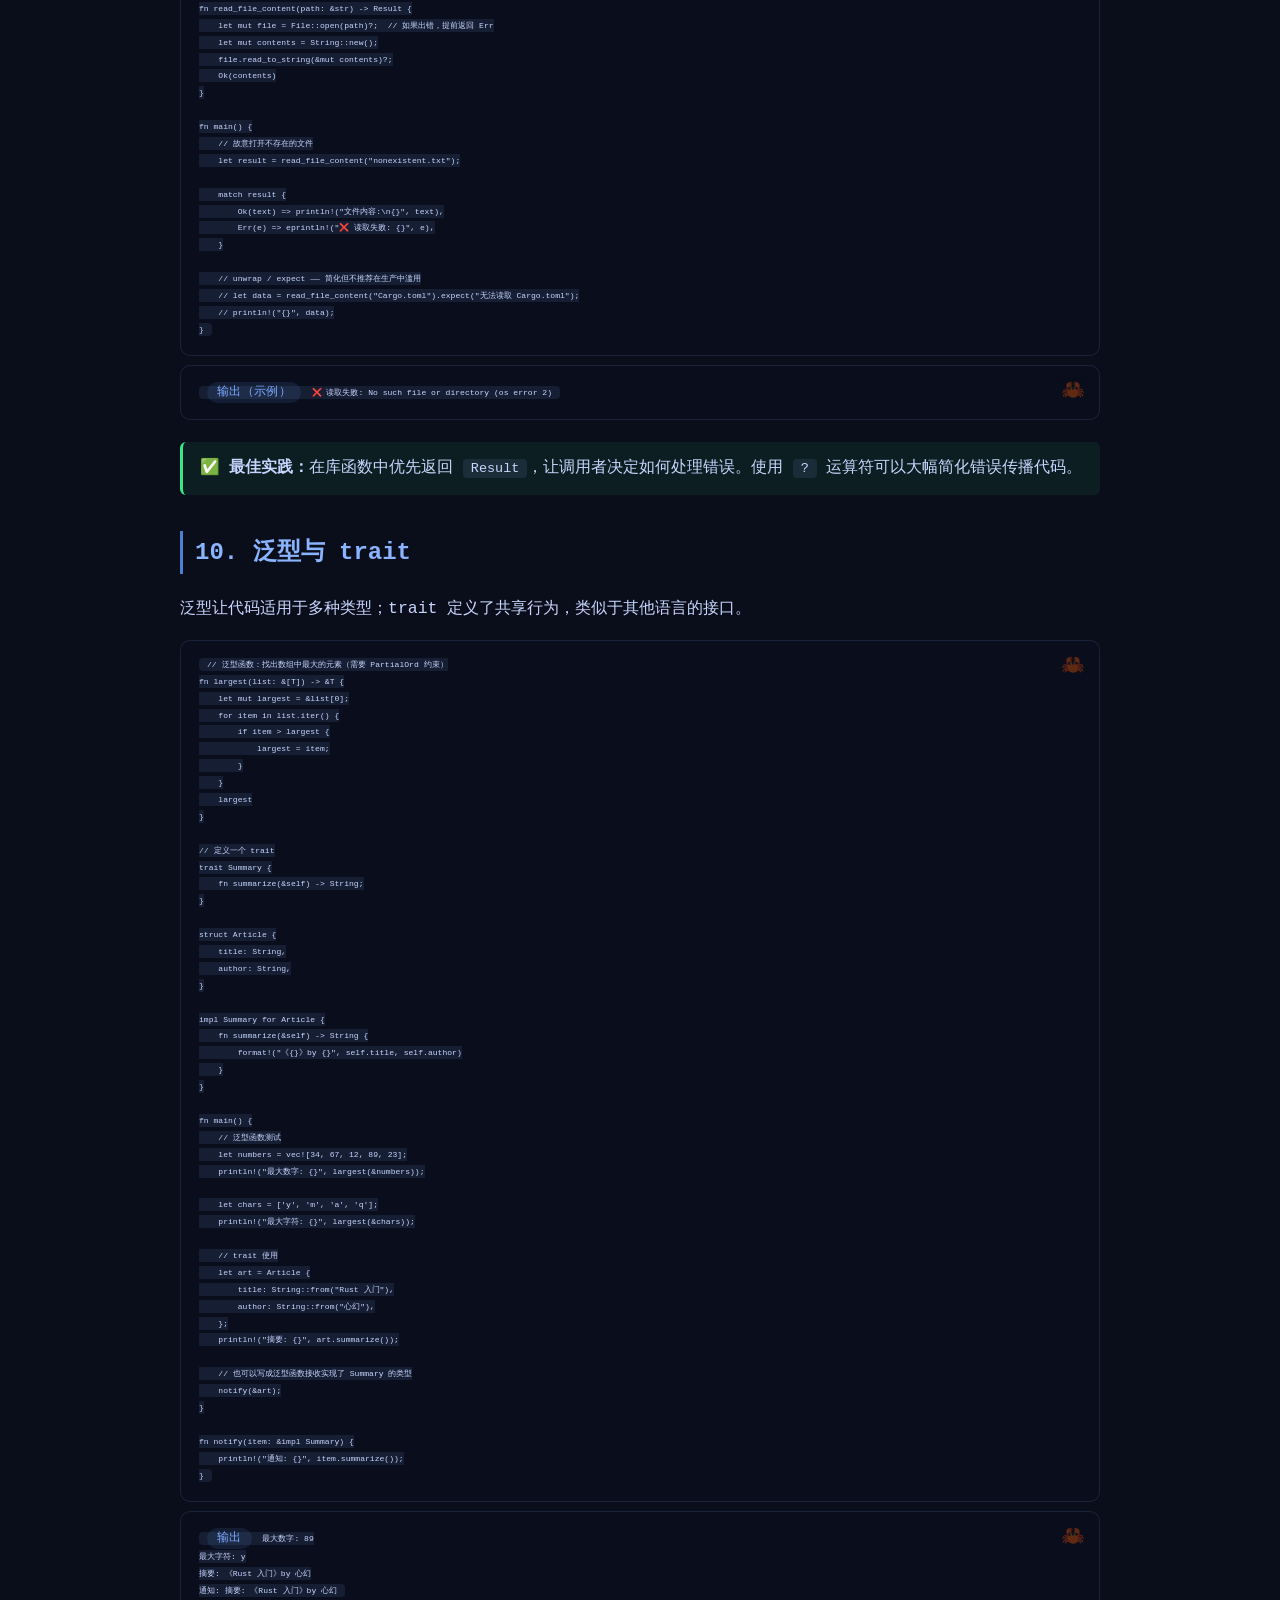
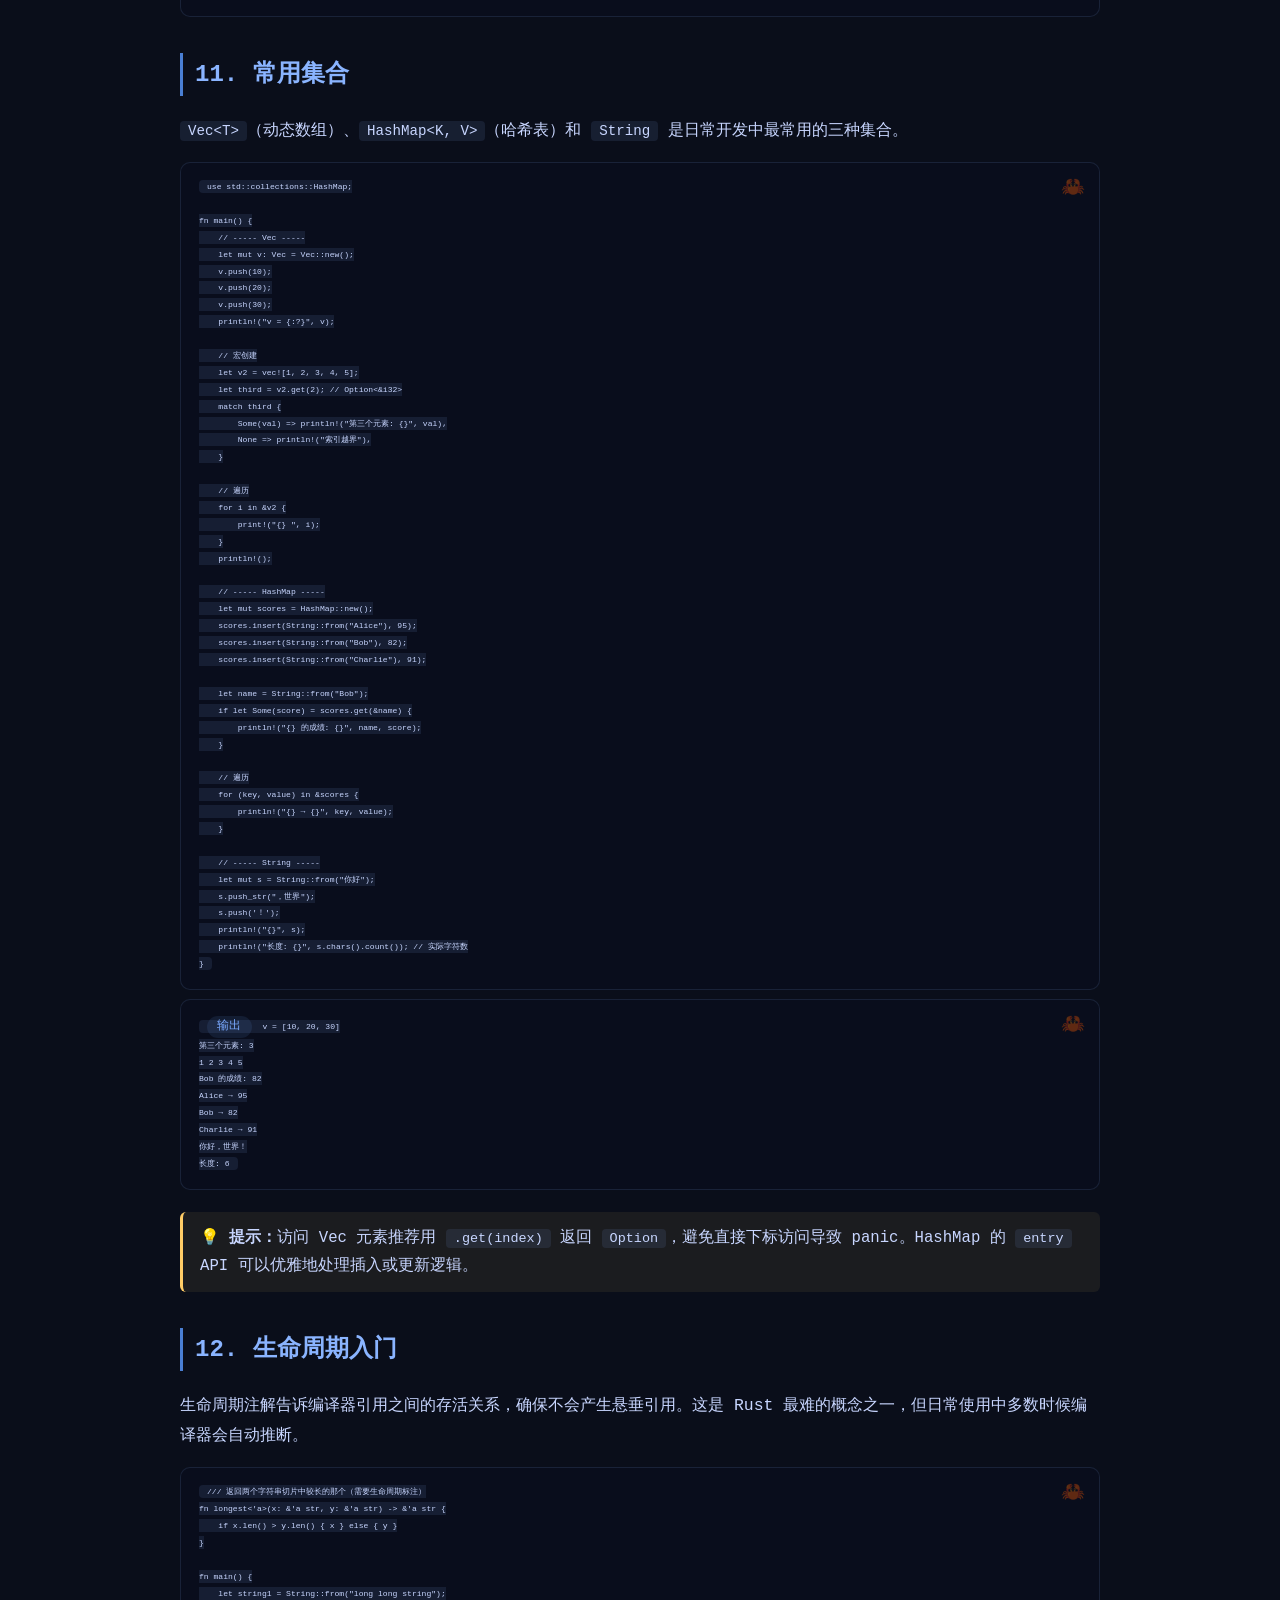
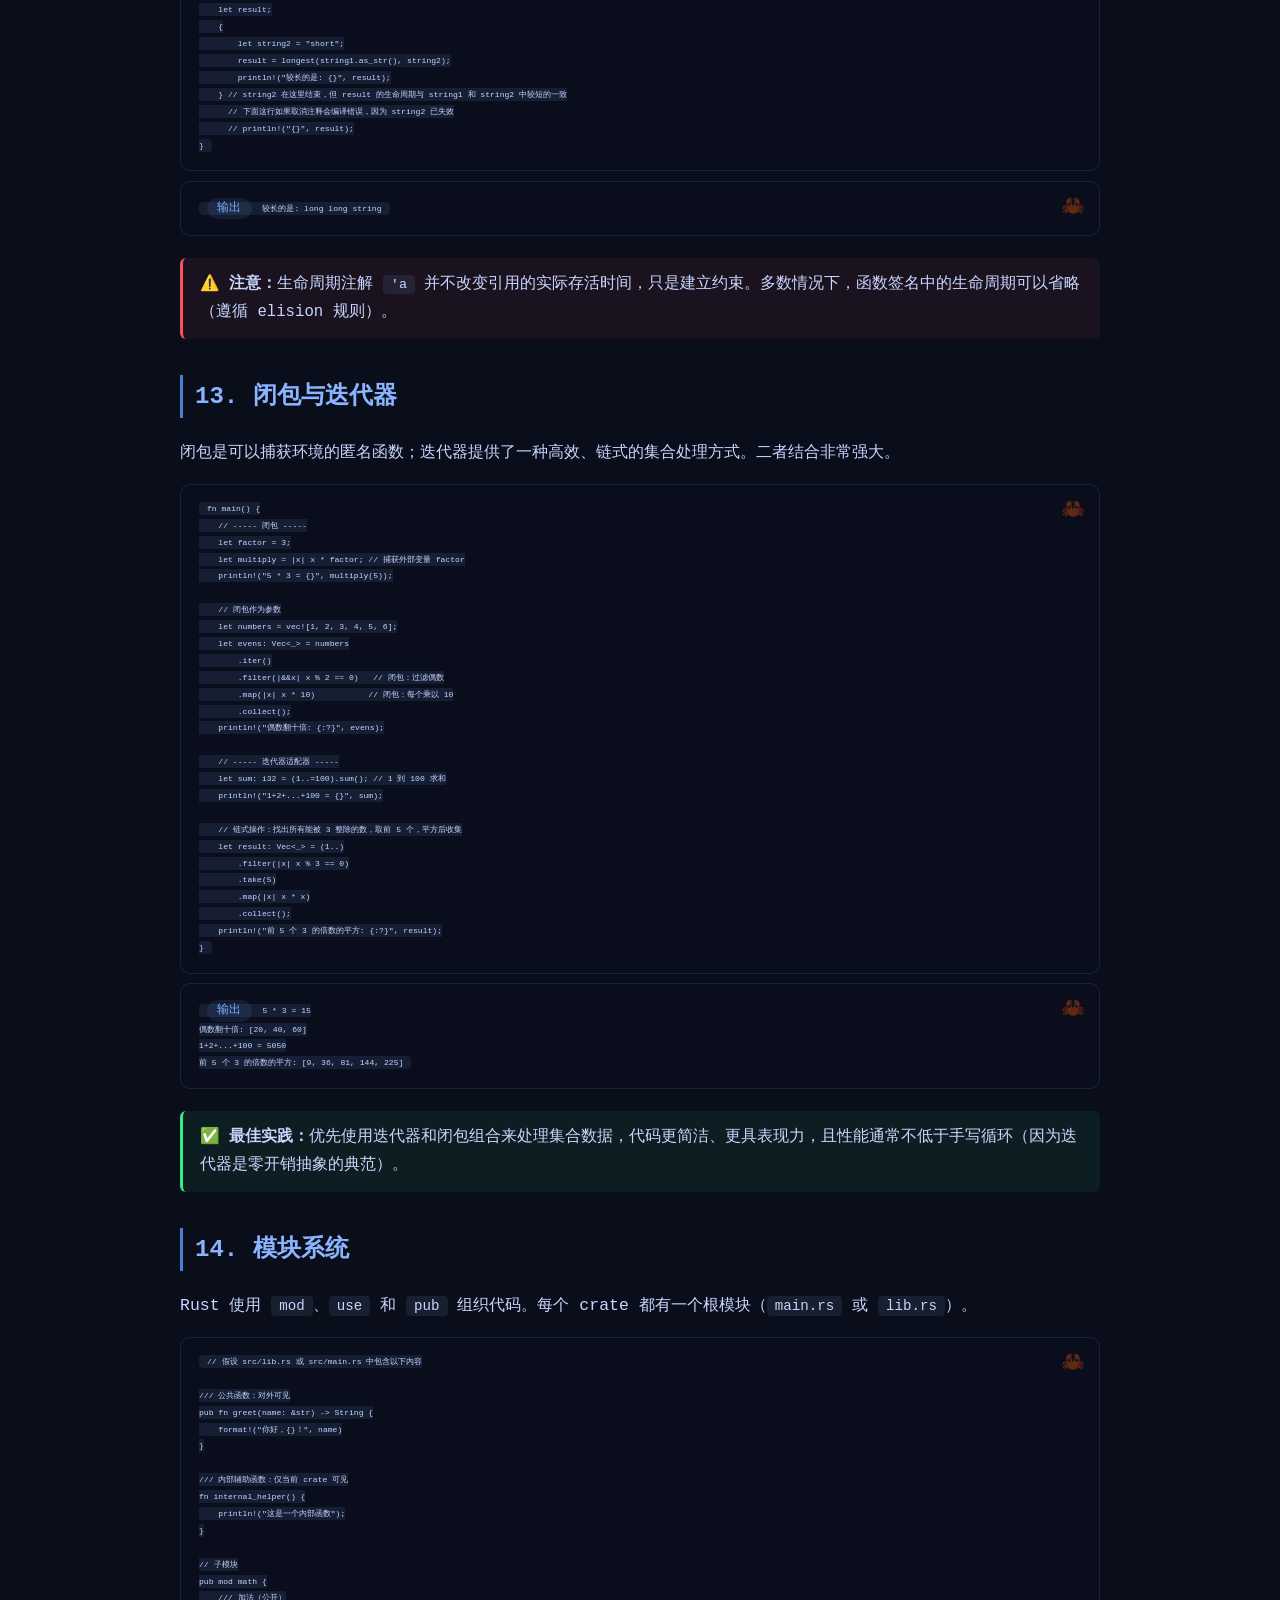
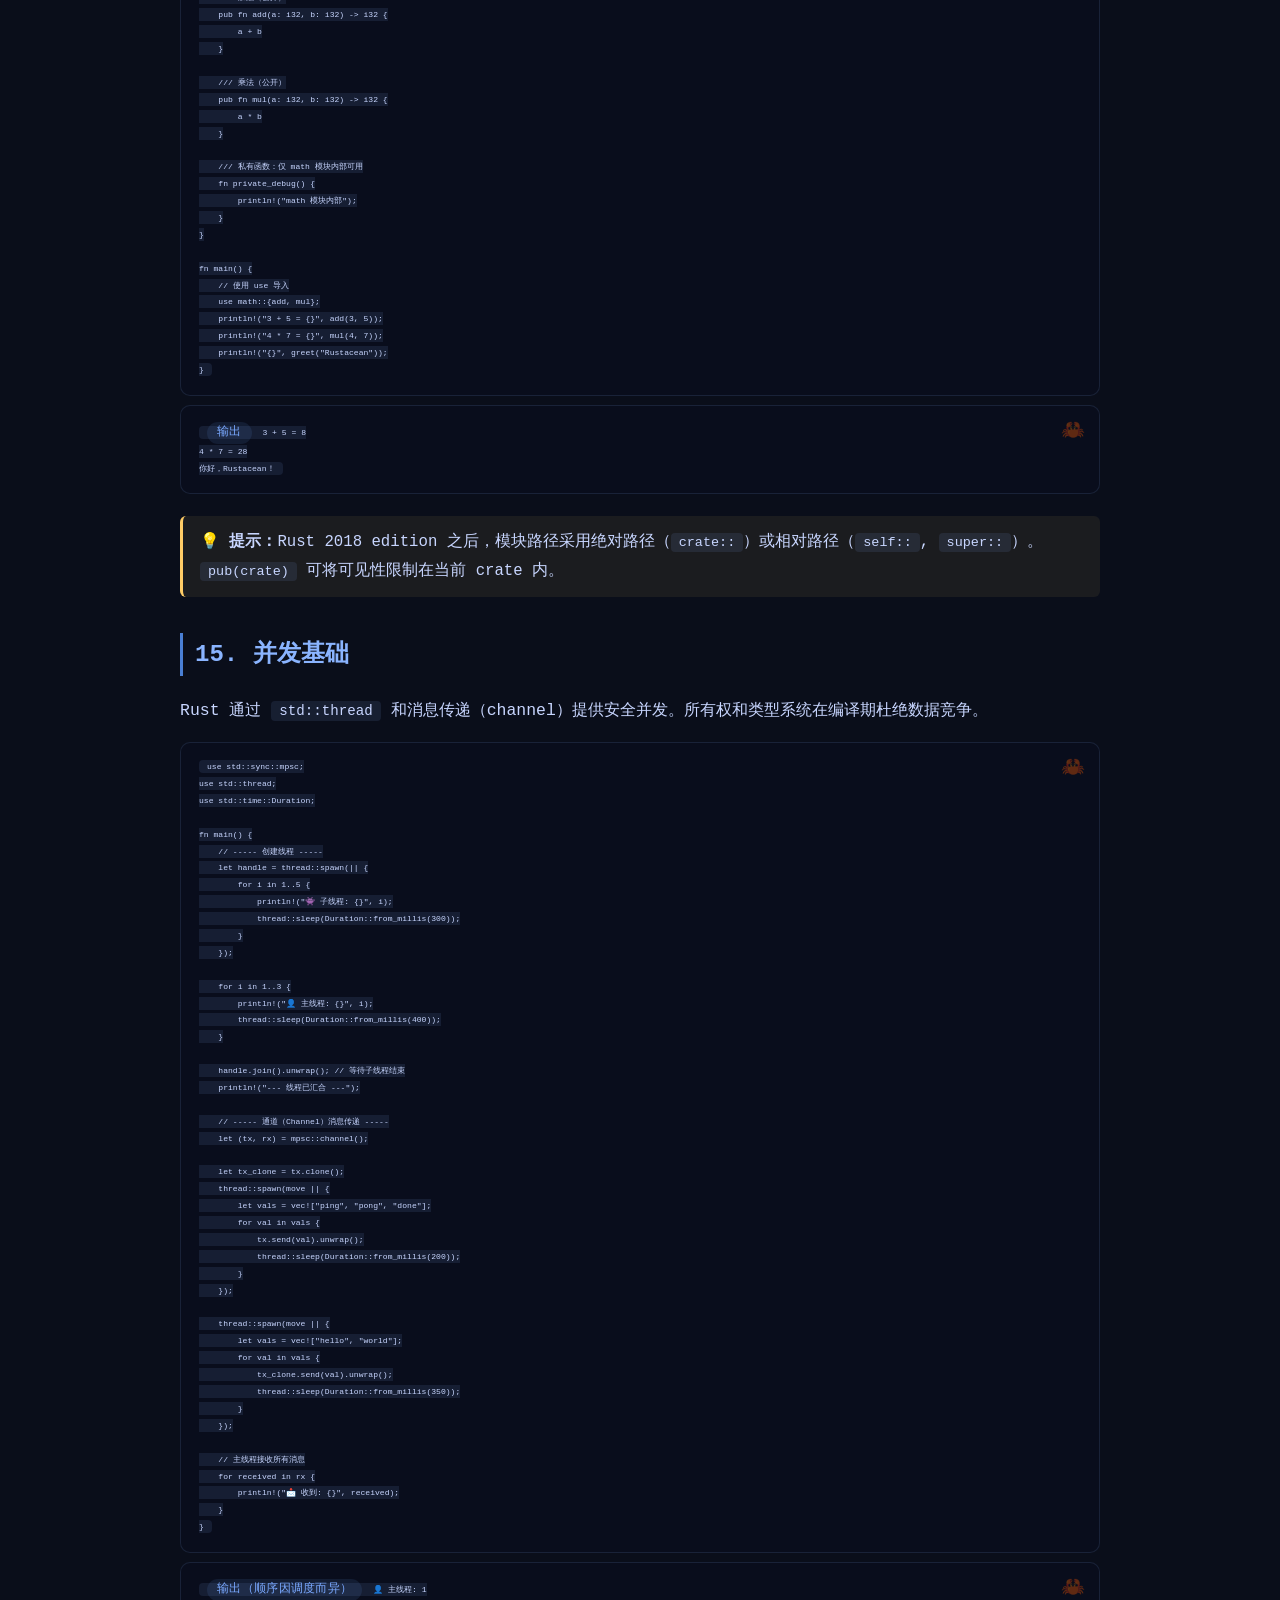
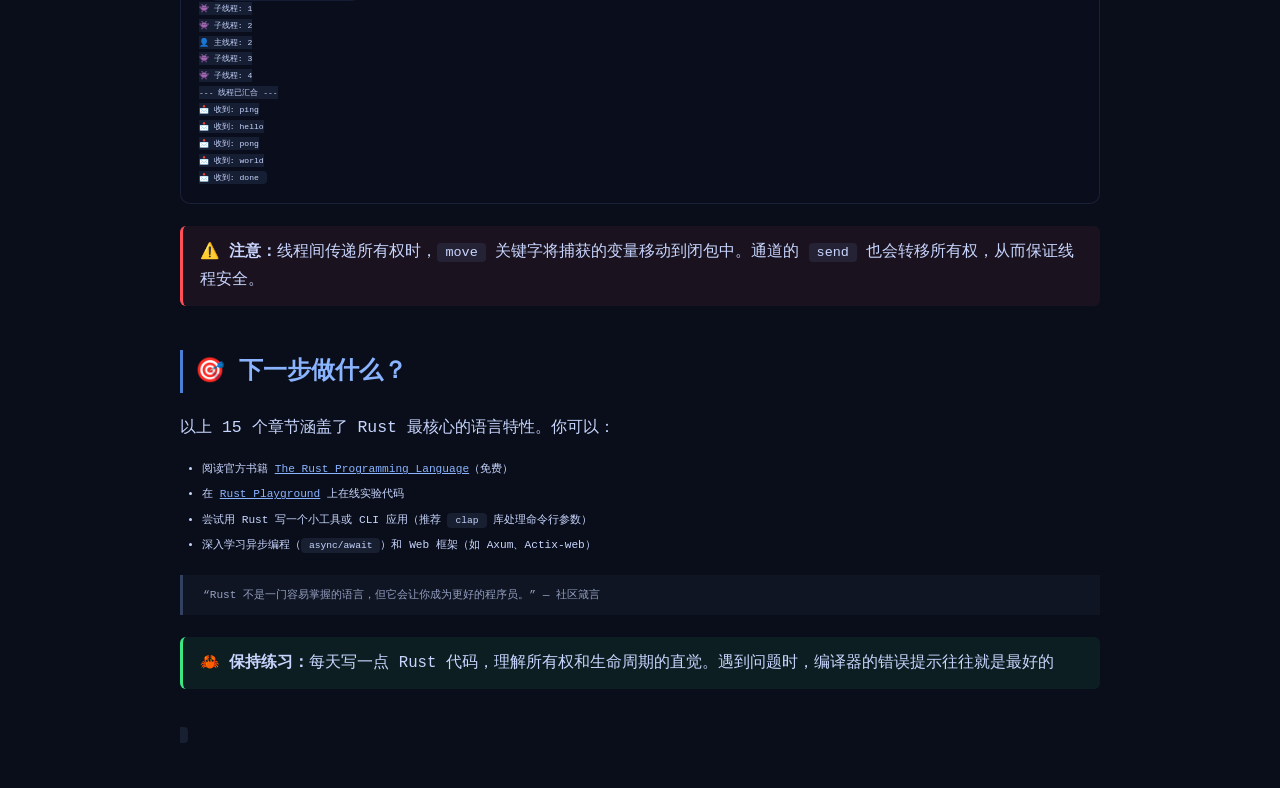
<file: article/rust-complete-guide.html>
<!doctype html>
<html lang="zh-CN">
  <head>
    <meta charset="UTF-8" />
    <meta name="viewport" content="width=device-width, initial-scale=1.0" />
    <title>Rust 语言入门完全指南 · 从零开始</title>
    <style>
      /* ========== 全局基础样式 ========== */
      body {
        background: #0a0e1a;
        color: #c8d6ff;
        font-family:
          "Segoe UI",
          system-ui,
          -apple-system,
          sans-serif;
        padding: clamp(16px, 4vw, 40px);
        line-height: 1.8;
        max-width: 920px;
        margin: 0 auto;
        overflow-y: auto;
        overflow-x: hidden;
      }

      /* ========== 隐藏滚动条（必须保留） ========== */
      html {
        scrollbar-width: none;
        -ms-overflow-style: none;
      }
      html::-webkit-scrollbar {
        display: none;
      }

      /* ========== 标题区 ========== */
      h1 {
        color: #7aa9ff;
        border-bottom: 1px solid rgba(140, 180, 255, 0.2);
        padding-bottom: 10px;
        display: flex;
        justify-content: space-between;
        align-items: baseline;
        flex-wrap: wrap;
        gap: 10px;
        font-size: clamp(1.3rem, 5vw, 2rem);
      }
      h1 .pub-date {
        font-size: 0.45em;
        font-weight: normal;
        opacity: 0.5;
        white-space: nowrap;
      }

      h2 {
        color: #8ab4ff;
        margin-top: 36px;
        font-size: clamp(1.15rem, 4vw, 1.5rem);
        border-left: 3px solid #4a7fd4;
        padding-left: 12px;
      }
      h3 {
        color: #9bc0ff;
        margin-top: 24px;
        font-size: clamp(1rem, 3.5vw, 1.22rem);
      }

      p {
        font-size: clamp(0.93rem, 3vw, 1.03rem);
      }

      code {
        background: rgba(140, 180, 255, 0.1);
        padding: 2px 8px;
        border-radius: 4px;
        font-size: 0.86em;
        word-break: break-word;
      }
      pre {
        background: rgba(10, 14, 30, 0.65);
        border: 1px solid rgba(140, 180, 255, 0.12);
        border-radius: 10px;
        padding: 16px 18px;
        overflow-x: auto;
        font-size: 0.84em;
        -webkit-overflow-scrolling: touch;
        position: relative;
      }
      pre::before {
        content: "🦀";
        position: absolute;
        top: 8px;
        right: 14px;
        font-size: 1.2rem;
        opacity: 0.35;
      }

      ul,
      ol {
        padding-left: 22px;
      }
      li {
        margin: 5px 0;
      }

      blockquote {
        border-left: 3px solid rgba(140, 180, 255, 0.28);
        margin: 20px 0;
        padding: 10px 20px;
        background: rgba(140, 180, 255, 0.035);
        color: rgba(200, 214, 255, 0.72);
      }

      .note,
      .warning,
      .tip {
        padding: 12px 17px;
        border-radius: 6px;
        margin: 22px 0;
        font-size: clamp(0.87rem, 2.8vw, 0.98rem);
      }
      .note {
        background: rgba(255, 204, 102, 0.07);
        border-left: 3px solid #ffcc66;
      }
      .warning {
        background: rgba(255, 80, 90, 0.065);
        border-left: 3px solid #ff505a;
      }
      .tip {
        background: rgba(60, 230, 130, 0.075);
        border-left: 3px solid #3ce682;
      }

      a {
        color: #8ab4ff;
        word-break: break-all;
      }
      a:hover {
        color: #aaccff;
      }

      .table-wrapper {
        overflow-x: auto;
        -webkit-overflow-scrolling: touch;
        margin: 20px 0;
      }
      table {
        width: 100%;
        border-collapse: collapse;
        min-width: 380px;
      }
      th,
      td {
        border: 1px solid rgba(140, 180, 255, 0.13);
        padding: 10px 14px;
        text-align: left;
        font-size: clamp(0.81rem, 2.5vw, 0.92rem);
      }
      th {
        background: rgba(70, 120, 210, 0.12);
        color: #8ab4ff;
      }

      img {
        max-width: 100%;
        height: auto;
        border-radius: 8px;
        margin: 20px 0;
      }

      .toc {
        background: rgba(50, 80, 160, 0.06);
        border: 1px solid rgba(140, 180, 255, 0.09);
        border-radius: 12px;
        padding: 16px 22px;
        margin: 32px 0 38px;
      }
      .toc summary {
        cursor: pointer;
        font-weight: 600;
        color: #7aa9ff;
        font-size: 1.02rem;
      }
      .toc ol {
        margin-top: 12px;
        margin-bottom: 4px;
      }
      .toc a {
        text-decoration: none;
      }
      .toc a:hover {
        text-decoration: underline;
      }

      .output-label {
        display: inline-block;
        background: rgba(110, 170, 250, 0.1);
        color: #7aa9ff;
        font-size: 0.74rem;
        padding: 0 10px;
        border-radius: 12px;
        letter-spacing: 0.3px;
        margin-right: 6px;
      }

      @media (max-width: 780px) {
        body {
          padding: 20px 14px;
        }
        h1 {
          flex-direction: column;
          align-items: flex-start;
        }
        h1 .pub-date {
          font-size: 0.42em;
        }
        pre {
          padding: 14px;
          font-size: 0.78em;
        }
        .note,
        .warning,
        .tip {
          padding: 11px 13px;
        }
        th,
        td {
          padding: 9px 11px;
        }
      }

      @media (max-width: 500px) {
        body {
          padding: 12px 8px;
        }
        h2 {
          margin-top: 28px;
        }
        pre {
          padding: 10px;
          font-size: 0.71em;
        }
        table {
          min-width: 260px;
        }
        th,
        td {
          padding: 6px 7px;
          font-size: 0.73rem;
        }
      }
    </style>
  </head>
  <body>
    <!-- ===== 标题 + 日期 ===== -->
    <h1>
      <span>🦀 Rust 语言入门完全指南 · 从零开始</span>
      <span class="pub-date">— 2026-06-29</span>
    </h1>

    <!-- ===== 导语 ===== -->
    <p>
      本文是一套面向初学者的 Rust 教程，<strong>每个知识点都附带可直接运行的示例</strong>。你只需安装 Rust 工具链，就能跟着代码一步步上手。无论你是刚接触系统编程，还是想了解 Rust 的安全哲学，这份指南都能帮你快速建立完整认知。
    </p>

    <!-- ===== 目录 ===== -->
    <details class="toc" open>
      <summary>📑 目录（点击折叠/展开）</summary>
      <ol>
        <li><a href="#ch1">环境准备与第一个程序</a></li>
        <li><a href="#ch2">变量、可变性与常量</a></li>
        <li><a href="#ch3">基础数据类型</a></li>
        <li><a href="#ch4">函数与控制流</a></li>
        <li><a href="#ch5">所有权与借用</a></li>
        <li><a href="#ch6">切片类型</a></li>
        <li><a href="#ch7">结构体与方法</a></li>
        <li><a href="#ch8">枚举与模式匹配</a></li>
        <li><a href="#ch9">错误处理</a></li>
        <li><a href="#ch10">泛型与 trait</a></li>
        <li><a href="#ch11">常用集合</a></li>
        <li><a href="#ch12">生命周期入门</a></li>
        <li><a href="#ch13">闭包与迭代器</a></li>
        <li><a href="#ch14">模块系统</a></li>
        <li><a href="#ch15">并发基础</a></li>
      </ol>
    </details>

    <!-- ============================================================ -->
    <!-- 第一章 -->
    <!-- ============================================================ -->
    <h2 id="ch1">1. 环境准备与第一个程序</h2>
    <p>
      访问 <a href="https://rustup.rs" target="_blank">rustup.rs</a> 安装 Rust 工具链（包含 <code>rustc</code>、<code>cargo</code>）。验证安装：
    </p>
    <pre><code>$ rustc --version
rustc 1.80.0 (051478957 2025-07-21)
$ cargo --version
cargo 1.80.0 (376030c3e 2025-07-19)</code></pre>

    <p>创建第一个项目：</p>
    <pre><code>$ cargo new hello_rust
$ cd hello_rust
$ cargo run</code></pre>

    <p><code>src/main.rs</code> 内容如下：</p>
    <pre><code>fn main() {
    println!("🦀 Hello, Rust!");
}</code></pre>

    <div class="note">
      <strong>💡 提示：</strong><code>println!</code> 是宏（macro），以叹号结尾。Rust 中宏与函数不同，但用法类似。
    </div>

    <p>运行输出：</p>
    <pre><code><span class="output-label">输出</span> 🦀 Hello, Rust!</pre>

    <!-- ============================================================ -->
    <!-- 第二章 -->
    <!-- ============================================================ -->
    <h2 id="ch2">2. 变量、可变性与常量</h2>
    <p>Rust 中变量默认不可变（immutable），用 <code>mut</code> 关键字使其可变。常量用 <code>const</code> 声明，且必须标注类型。</p>

    <pre><code>fn main() {
    // 不可变变量
    let x = 5;
    // x = 6; // ❌ 编译错误：不能对不可变变量二次赋值

    // 可变变量
    let mut y = 10;
    println!("y = {}", y);
    y = 20;
    println!("y 变为 {}", y);

    // 常量（必须显式类型）
    const MAX_POINTS: u32 = 100_000;
    println!("常量 MAX_POINTS = {}", MAX_POINTS);

    // 变量遮蔽（shadowing）
    let z = "hello";
    let z = z.len();   // 同名新变量，类型变了
    println!("z 的长度 = {}", z);
}</code></pre>

    <pre><code><span class="output-label">输出</span> y = 10
y 变为 20
常量 MAX_POINTS = 100000
z 的长度 = 5</code></pre>

    <div class="tip">
      <strong>✅ 最佳实践：</strong>优先使用不可变变量，只有必要时才加 <code>mut</code>。变量遮蔽让你可以在同一作用域复用变量名并改变类型。
    </div>

    <!-- ============================================================ -->
    <!-- 第三章 -->
    <!-- ============================================================ -->
    <h2 id="ch3">3. 基础数据类型</h2>
    <p>Rust 是静态强类型语言，但编译器通常能推断类型。以下是最常用的标量和复合类型：</p>

    <div class="table-wrapper">
      <table>
        <thead>
          <tr>
            <th>分类</th>
            <th>类型</th>
            <th>字面量示例</th>
          </tr>
        </thead>
        <tbody>
          <tr>
            <td>整数</td>
            <td><code>i8, i16, i32, i64, u8, u16, u32, u64</code></td>
            <td><code>-42, 0xff, 0o77, 0b1010, 100_000</code></td>
          </tr>
          <tr>
            <td>浮点</td>
            <td><code>f32, f64</code></td>
            <td><code>3.14, 2.0e5</code></td>
          </tr>
          <tr>
            <td>布尔</td>
            <td><code>bool</code></td>
            <td><code>true, false</code></td>
          </tr>
          <tr>
            <td>字符</td>
            <td><code>char</code></td>
            <td><code>'A', '🦀'</code></td>
          </tr>
          <tr>
            <td>元组</td>
            <td><code>(T1, T2, ...)</code></td>
            <td><code>(1, "hi", 3.14)</code></td>
          </tr>
          <tr>
            <td>数组</td>
            <td><code>[T; N]</code></td>
            <td><code>[1, 2, 3, 4, 5]</code></td>
          </tr>
        </tbody>
      </table>
    </div>

    <pre><code>fn main() {
    // 整数（默认 i32）
    let a = 42;
    let b: u64 = 123_456;
    // 浮点（默认 f64）
    let pi = 3.14159;
    // 布尔
    let is_ok = true;
    // 字符（Unicode，占 4 字节）
    let crab = '🦀';
    // 元组
    let tup: (i32, &str, f64) = (42, "rust", 3.14);
    let (x, y, z) = tup; // 解构
    println!("元组: {} {} {}", x, y, z);
    // 数组（固定长度）
    let arr = [10, 20, 30, 40];
    println!("数组第二个元素: {}", arr[1]);
}</code></pre>

    <pre><code><span class="output-label">输出</span> 元组: 42 rust 3.14
数组第二个元素: 20</code></pre>

    <!-- ============================================================ -->
    <!-- 第四章 -->
    <!-- ============================================================ -->
    <h2 id="ch4">4. 函数与控制流</h2>
    <p>函数使用 <code>fn</code> 关键字，返回值用箭头 <code>-&gt;</code> 指定。控制流包括 <code>if/else</code>、<code>loop</code>、<code>while</code>、<code>for</code>。</p>

    <pre><code>/// 返回两个数中较大的（演示函数与 if 表达式）
fn max_of(a: i32, b: i32) -> i32 {
    if a > b { a } else { b }  // if 是表达式，不需要 return
}

fn main() {
    // if 作为表达式赋值
    let condition = true;
    let value = if condition { 100 } else { 0 };
    println!("value = {}", value);

    // loop 循环（可带 break 返回值）
    let mut counter = 0;
    let result = loop {
        counter += 1;
        if counter == 5 {
            break counter * 2; // 跳出并返回 10
        }
    };
    println!("loop 返回: {}", result);

    // while 循环
    let mut n = 3;
    while n > 0 {
        print!("{} ", n);
        n -= 1;
    }
    println!();

    // for 循环（最常用）
    let numbers = [1, 2, 3, 4, 5];
    for num in numbers.iter() {
        print!("{} ", num);
    }
    println!();

    // 调用函数
    println!("最大值: {}", max_of(27, 53));
}</code></pre>

    <pre><code><span class="output-label">输出</span> value = 100
loop 返回: 10
3 2 1
1 2 3 4 5
最大值: 53</code></pre>

    <div class="warning">
      <strong>⚠️ 注意：</strong>Rust 中 <code>if</code> 是表达式而非语句，因此可以出现在赋值右侧。但务必保证所有分支类型一致。
    </div>

    <!-- ============================================================ -->
    <!-- 第五章 -->
    <!-- ============================================================ -->
    <h2 id="ch5">5. 所有权与借用</h2>
    <p>所有权是 Rust 最独特的机制——每个值只有一个所有者，离开作用域即被释放。借用（引用）允许在不转移所有权的情况下访问数据。</p>

    <pre><code>fn main() {
    // ---------- 所有权移动 ----------
    let s1 = String::from("hello");
    let s2 = s1;               // s1 的所有权移动到 s2
    // println!("{}", s1);     // ❌ 编译错误：s1 已失效
    println!("s2 = {}", s2);   // ✅

    // ---------- 克隆（深拷贝） ----------
    let s3 = s2.clone();
    println!("s2 = {}, s3 = {}", s2, s3); // 两者都有效

    // ---------- 借用（不可变引用） ----------
    let len = calculate_length(&s3);
    println!("'{}' 的长度 = {}", s3, len); // s3 仍然可用

    // ---------- 可变借用 ----------
    let mut msg = String::from("hello");
    change_msg(&mut msg);
    println!("修改后: {}", msg);
}

fn calculate_length(s: &String) -> usize {
    s.len() // 不持有所有权，只读取
}

fn change_msg(s: &mut String) {
    s.push_str(", world!");
}</code></pre>

    <pre><code><span class="output-label">输出</span> s2 = hello
s2 = hello, s3 = hello
'hello' 的长度 = 5
修改后: hello, world!</code></pre>

    <div class="note">
      <strong>💡 核心规则：</strong>同一时刻只能有一个可变引用，或者多个不可变引用，但不能同时存在可变与不可变引用。这保证了数据竞争在编译期就被消除。
    </div>

    <!-- ============================================================ -->
    <!-- 第六章 -->
    <!-- ============================================================ -->
    <h2 id="ch6">6. 切片类型</h2>
    <p>切片（slice）是对集合中一段连续元素的<strong>引用</strong>，不拥有所有权。字符串切片是最常见的用法。</p>

    <pre><code>fn first_word(s: &str) -> &str {
    let bytes = s.as_bytes();
    for (i, &item) in bytes.iter().enumerate() {
        if item == b' ' {
            return &s[..i]; // 返回空格前的切片
        }
    }
    &s[..] // 整个字符串
}

fn main() {
    let sentence = String::from("hello rust world");
    let word = first_word(&sentence[..]);
    println!("第一个单词: {}", word);

    // 数组切片
    let arr = [1, 2, 3, 4, 5];
    let slice = &arr[1..4]; // [2, 3, 4]
    println!("数组切片: {:?}", slice);
}</code></pre>

    <pre><code><span class="output-label">输出</span> 第一个单词: hello
数组切片: [2, 3, 4]</code></pre>

    <div class="tip">
      <strong>✅ 最佳实践：</strong>函数参数中使用 <code>&amp;str</code> 而非 <code>&amp;String</code>，因为前者更通用，可以接受字符串字面量和 <code>String</code> 的切片。
    </div>

    <!-- ============================================================ -->
    <!-- 第七章 -->
    <!-- ============================================================ -->
    <h2 id="ch7">7. 结构体与方法</h2>
    <p>结构体（struct）用于自定义数据类型。方法通过 <code>impl</code> 块定义，第一个参数总是 <code>self</code>（或其变体）。</p>

    <pre><code>#[derive(Debug)]
struct Rectangle {
    width: u32,
    height: u32,
}

// 方法块
impl Rectangle {
    fn area(&self) -> u32 {
        self.width * self.height
    }

    fn can_hold(&self, other: &Rectangle) -> bool {
        self.width >= other.width && self.height >= other.height
    }

    // 关联函数（不是方法，类似静态构造器）
    fn square(size: u32) -> Rectangle {
        Rectangle { width: size, height: size }
    }
}

fn main() {
    let rect1 = Rectangle { width: 30, height: 50 };
    let rect2 = Rectangle::square(20);

    println!("rect1 面积: {}", rect1.area());
    println!("rect1 能容纳 rect2? {}", rect1.can_hold(&rect2));
    println!("rect2: {:?}", rect2);
}</code></pre>

    <pre><code><span class="output-label">输出</span> rect1 面积: 1500
rect1 能容纳 rect2? true
rect2: Rectangle { width: 20, height: 20 }</code></pre>

    <div class="note">
      <strong>💡 提示：</strong><code>#[derive(Debug)]</code> 让结构体可以自动实现调试打印（<code>{:?}</code>）。关联函数用 <code>::</code> 调用，如 <code>Rectangle::square(20)</code>。
    </div>

    <!-- ============================================================ -->
    <!-- 第八章 -->
    <!-- ============================================================ -->
    <h2 id="ch8">8. 枚举与模式匹配</h2>
    <p>枚举（enum）可以携带不同类型的数据。<code>match</code> 是 Rust 中极其强大的模式匹配工具，必须穷尽所有分支。</p>

    <pre><code>enum IpAddr {
    V4(u8, u8, u8, u8),
    V6(String),
}

enum Coin {
    Penny,
    Nickel,
    Dime,
    Quarter,
}

fn value_in_cents(coin: Coin) -> u8 {
    match coin {
        Coin::Penny => {
            println!("幸运便士！");
            1
        }
        Coin::Nickel => 5,
        Coin::Dime => 10,
        Coin::Quarter => 25,
    }
}

fn main() {
    let home = IpAddr::V4(127, 0, 0, 1);
    let loopback = IpAddr::V6(String::from("::1"));

    // 使用 match 处理枚举
    let coin = Coin::Dime;
    println!("价值 {} 美分", value_in_cents(coin));

    // if let —— 只关心单个模式的简洁写法
    let config_max = Some(3u8);
    if let Some(max) = config_max {
        println!("最大值为 {}", max);
    }
}</code></pre>

    <pre><code><span class="output-label">输出</span> 价值 10 美分
最大值为 3</code></pre>

    <div class="warning">
      <strong>⚠️ 注意：</strong><code>match</code> 必须覆盖所有可能性。如果不想处理某些分支，可以用 <code>_ =&gt; ()</code> 通配符。而 <code>if let</code> 适合只匹配一种情况的场景。
    </div>

    <!-- ============================================================ -->
    <!-- 第九章 -->
    <!-- ============================================================ -->
    <h2 id="ch9">9. 错误处理</h2>
    <p>Rust 没有异常机制，而是使用 <code>Result&lt;T, E&gt;</code> 和 <code>panic!</code>。可恢复错误用 <code>Result</code>，不可恢复用 <code>panic!</code>。</p>

    <pre><code>use std::fs::File;
use std::io::{self, Read};

/// 读取文件内容（演示 ? 运算符传播错误）
fn read_file_content(path: &str) -> Result<String, io::Error> {
    let mut file = File::open(path)?;  // 如果出错，提前返回 Err
    let mut contents = String::new();
    file.read_to_string(&mut contents)?;
    Ok(contents)
}

fn main() {
    // 故意打开不存在的文件
    let result = read_file_content("nonexistent.txt");

    match result {
        Ok(text) => println!("文件内容:\n{}", text),
        Err(e) => eprintln!("❌ 读取失败: {}", e),
    }

    // unwrap / expect —— 简化但不推荐在生产中滥用
    // let data = read_file_content("Cargo.toml").expect("无法读取 Cargo.toml");
    // println!("{}", data);
}</code></pre>

    <pre><code><span class="output-label">输出（示例）</span> ❌ 读取失败: No such file or directory (os error 2)</code></pre>

    <div class="tip">
      <strong>✅ 最佳实践：</strong>在库函数中优先返回 <code>Result</code>，让调用者决定如何处理错误。使用 <code>?</code> 运算符可以大幅简化错误传播代码。
    </div>

    <!-- ============================================================ -->
    <!-- 第十章 -->
    <!-- ============================================================ -->
    <h2 id="ch10">10. 泛型与 trait</h2>
    <p>泛型让代码适用于多种类型；trait 定义了共享行为，类似于其他语言的接口。</p>

    <pre><code>// 泛型函数：找出数组中最大的元素（需要 PartialOrd 约束）
fn largest<T: PartialOrd>(list: &[T]) -> &T {
    let mut largest = &list[0];
    for item in list.iter() {
        if item > largest {
            largest = item;
        }
    }
    largest
}

// 定义一个 trait
trait Summary {
    fn summarize(&self) -> String;
}

struct Article {
    title: String,
    author: String,
}

impl Summary for Article {
    fn summarize(&self) -> String {
        format!("《{}》by {}", self.title, self.author)
    }
}

fn main() {
    // 泛型函数测试
    let numbers = vec![34, 67, 12, 89, 23];
    println!("最大数字: {}", largest(&numbers));

    let chars = ['y', 'm', 'a', 'q'];
    println!("最大字符: {}", largest(&chars));

    // trait 使用
    let art = Article {
        title: String::from("Rust 入门"),
        author: String::from("心幻"),
    };
    println!("摘要: {}", art.summarize());

    // 也可以写成泛型函数接收实现了 Summary 的类型
    notify(&art);
}

fn notify(item: &impl Summary) {
    println!("通知: {}", item.summarize());
}</code></pre>

    <pre><code><span class="output-label">输出</span> 最大数字: 89
最大字符: y
摘要: 《Rust 入门》by 心幻
通知: 摘要: 《Rust 入门》by 心幻</code></pre>

    <!-- ============================================================ -->
    <!-- 第十一章 -->
    <!-- ============================================================ -->
    <h2 id="ch11">11. 常用集合</h2>
    <p><code>Vec&lt;T&gt;</code>（动态数组）、<code>HashMap&lt;K, V&gt;</code>（哈希表）和 <code>String</code> 是日常开发中最常用的三种集合。</p>

    <pre><code>use std::collections::HashMap;

fn main() {
    // ----- Vec -----
    let mut v: Vec<i32> = Vec::new();
    v.push(10);
    v.push(20);
    v.push(30);
    println!("v = {:?}", v);

    // 宏创建
    let v2 = vec![1, 2, 3, 4, 5];
    let third = v2.get(2); // Option<&i32>
    match third {
        Some(val) => println!("第三个元素: {}", val),
        None => println!("索引越界"),
    }

    // 遍历
    for i in &v2 {
        print!("{} ", i);
    }
    println!();

    // ----- HashMap -----
    let mut scores = HashMap::new();
    scores.insert(String::from("Alice"), 95);
    scores.insert(String::from("Bob"), 82);
    scores.insert(String::from("Charlie"), 91);

    let name = String::from("Bob");
    if let Some(score) = scores.get(&name) {
        println!("{} 的成绩: {}", name, score);
    }

    // 遍历
    for (key, value) in &scores {
        println!("{} → {}", key, value);
    }

    // ----- String -----
    let mut s = String::from("你好");
    s.push_str("，世界");
    s.push('！');
    println!("{}", s);
    println!("长度: {}", s.chars().count()); // 实际字符数
}</code></pre>

    <pre><code><span class="output-label">输出</span> v = [10, 20, 30]
第三个元素: 3
1 2 3 4 5
Bob 的成绩: 82
Alice → 95
Bob → 82
Charlie → 91
你好，世界！
长度: 6</code></pre>

    <div class="note">
      <strong>💡 提示：</strong>访问 Vec 元素推荐用 <code>.get(index)</code> 返回 <code>Option</code>，避免直接下标访问导致 panic。HashMap 的 <code>entry</code> API 可以优雅地处理插入或更新逻辑。
    </div>

    <!-- ============================================================ -->
    <!-- 第十二章 -->
    <!-- ============================================================ -->
    <h2 id="ch12">12. 生命周期入门</h2>
    <p>生命周期注解告诉编译器引用之间的存活关系，确保不会产生悬垂引用。这是 Rust 最难的概念之一，但日常使用中多数时候编译器会自动推断。</p>

    <pre><code>/// 返回两个字符串切片中较长的那个（需要生命周期标注）
fn longest<'a>(x: &'a str, y: &'a str) -> &'a str {
    if x.len() > y.len() { x } else { y }
}

fn main() {
    let string1 = String::from("long long string");
    let result;
    {
        let string2 = "short";
        result = longest(string1.as_str(), string2);
        println!("较长的是: {}", result);
    } // string2 在这里结束，但 result 的生命周期与 string1 和 string2 中较短的一致
      // 下面这行如果取消注释会编译错误，因为 string2 已失效
      // println!("{}", result);
}
</code></pre>

    <pre><code><span class="output-label">输出</span> 较长的是: long long string</code></pre>

    <div class="warning">
      <strong>⚠️ 注意：</strong>生命周期注解 <code>'a</code> 并不改变引用的实际存活时间，只是建立约束。多数情况下，函数签名中的生命周期可以省略（遵循 elision 规则）。
    </div>

    <!-- ============================================================ -->
    <!-- 第十三章 -->
    <!-- ============================================================ -->
    <h2 id="ch13">13. 闭包与迭代器</h2>
    <p>闭包是可以捕获环境的匿名函数；迭代器提供了一种高效、链式的集合处理方式。二者结合非常强大。</p>

    <pre><code>fn main() {
    // ----- 闭包 -----
    let factor = 3;
    let multiply = |x| x * factor; // 捕获外部变量 factor
    println!("5 * 3 = {}", multiply(5));

    // 闭包作为参数
    let numbers = vec![1, 2, 3, 4, 5, 6];
    let evens: Vec<_> = numbers
        .iter()
        .filter(|&&x| x % 2 == 0)   // 闭包：过滤偶数
        .map(|x| x * 10)           // 闭包：每个乘以 10
        .collect();
    println!("偶数翻十倍: {:?}", evens);

    // ----- 迭代器适配器 -----
    let sum: i32 = (1..=100).sum(); // 1 到 100 求和
    println!("1+2+...+100 = {}", sum);

    // 链式操作：找出所有能被 3 整除的数，取前 5 个，平方后收集
    let result: Vec<_> = (1..)
        .filter(|x| x % 3 == 0)
        .take(5)
        .map(|x| x * x)
        .collect();
    println!("前 5 个 3 的倍数的平方: {:?}", result);
}</code></pre>

    <pre><code><span class="output-label">输出</span> 5 * 3 = 15
偶数翻十倍: [20, 40, 60]
1+2+...+100 = 5050
前 5 个 3 的倍数的平方: [9, 36, 81, 144, 225]</code></pre>

    <div class="tip">
      <strong>✅ 最佳实践：</strong>优先使用迭代器和闭包组合来处理集合数据，代码更简洁、更具表现力，且性能通常不低于手写循环（因为迭代器是零开销抽象的典范）。
    </div>

    <!-- ============================================================ -->
    <!-- 第十四章 -->
    <!-- ============================================================ -->
    <h2 id="ch14">14. 模块系统</h2>
    <p>Rust 使用 <code>mod</code>、<code>use</code> 和 <code>pub</code> 组织代码。每个 crate 都有一个根模块（<code>main.rs</code> 或 <code>lib.rs</code>）。</p>

    <pre><code>// 假设 src/lib.rs 或 src/main.rs 中包含以下内容

/// 公共函数：对外可见
pub fn greet(name: &str) -> String {
    format!("你好，{}！", name)
}

/// 内部辅助函数：仅当前 crate 可见
fn internal_helper() {
    println!("这是一个内部函数");
}

// 子模块
pub mod math {
    /// 加法（公开）
    pub fn add(a: i32, b: i32) -> i32 {
        a + b
    }

    /// 乘法（公开）
    pub fn mul(a: i32, b: i32) -> i32 {
        a * b
    }

    /// 私有函数：仅 math 模块内部可用
    fn private_debug() {
        println!("math 模块内部");
    }
}

fn main() {
    // 使用 use 导入
    use math::{add, mul};
    println!("3 + 5 = {}", add(3, 5));
    println!("4 * 7 = {}", mul(4, 7));
    println!("{}", greet("Rustacean"));
}</code></pre>

    <pre><code><span class="output-label">输出</span> 3 + 5 = 8
4 * 7 = 28
你好，Rustacean！</code></pre>

    <div class="note">
      <strong>💡 提示：</strong>Rust 2018 edition 之后，模块路径采用绝对路径（<code>crate::</code>）或相对路径（<code>self::</code>, <code>super::</code>）。<code>pub(crate)</code> 可将可见性限制在当前 crate 内。
    </div>

    <!-- ============================================================ -->
    <!-- 第十五章 -->
    <!-- ============================================================ -->
    <h2 id="ch15">15. 并发基础</h2>
    <p>Rust 通过 <code>std::thread</code> 和消息传递（channel）提供安全并发。所有权和类型系统在编译期杜绝数据竞争。</p>

    <pre><code>use std::sync::mpsc;
use std::thread;
use std::time::Duration;

fn main() {
    // ----- 创建线程 -----
    let handle = thread::spawn(|| {
        for i in 1..5 {
            println!("👾 子线程: {}", i);
            thread::sleep(Duration::from_millis(300));
        }
    });

    for i in 1..3 {
        println!("👤 主线程: {}", i);
        thread::sleep(Duration::from_millis(400));
    }

    handle.join().unwrap(); // 等待子线程结束
    println!("--- 线程已汇合 ---");

    // ----- 通道（Channel）消息传递 -----
    let (tx, rx) = mpsc::channel();

    let tx_clone = tx.clone();
    thread::spawn(move || {
        let vals = vec!["ping", "pong", "done"];
        for val in vals {
            tx.send(val).unwrap();
            thread::sleep(Duration::from_millis(200));
        }
    });

    thread::spawn(move || {
        let vals = vec!["hello", "world"];
        for val in vals {
            tx_clone.send(val).unwrap();
            thread::sleep(Duration::from_millis(350));
        }
    });

    // 主线程接收所有消息
    for received in rx {
        println!("📩 收到: {}", received);
    }
}</code></pre>

    <pre><code><span class="output-label">输出（顺序因调度而异）</span> 👤 主线程: 1
👾 子线程: 1
👾 子线程: 2
👤 主线程: 2
👾 子线程: 3
👾 子线程: 4
--- 线程已汇合 ---
📩 收到: ping
📩 收到: hello
📩 收到: pong
📩 收到: world
📩 收到: done</code></pre>

    <div class="warning">
      <strong>⚠️ 注意：</strong>线程间传递所有权时，<code>move</code> 关键字将捕获的变量移动到闭包中。通道的 <code>send</code> 也会转移所有权，从而保证线程安全。
    </div>

    <!-- ============================================================ -->
    <!-- 结语 -->
    <!-- ============================================================ -->
    <h2 style="margin-top:44px;">🎯 下一步做什么？</h2>
    <p>
      以上 15 个章节涵盖了 Rust 最核心的语言特性。你可以：
    </p>
    <ul>
      <li>阅读官方书籍 <a href="https://doc.rust-lang.org/book/" target="_blank">The Rust Programming Language</a>（免费）</li>
      <li>在 <a href="https://play.rust-lang.org/" target="_blank">Rust Playground</a> 上在线实验代码</li>
      <li>尝试用 Rust 写一个小工具或 CLI 应用（推荐 <code>clap</code> 库处理命令行参数）</li>
      <li>深入学习异步编程（<code>async/await</code>）和 Web 框架（如 Axum、Actix-web）</li>
    </ul>

    <blockquote>
      “Rust 不是一门容易掌握的语言，但它会让你成为更好的程序员。” — 社区箴言
    </blockquote>

    <div class="tip" style="margin-bottom:30px;">
      <strong>🦀 保持练习：</strong>每天写一点 Rust 代码，理解所有权和生命周期的直觉。遇到问题时，编译器的错误提示往往就是最好的
</file>
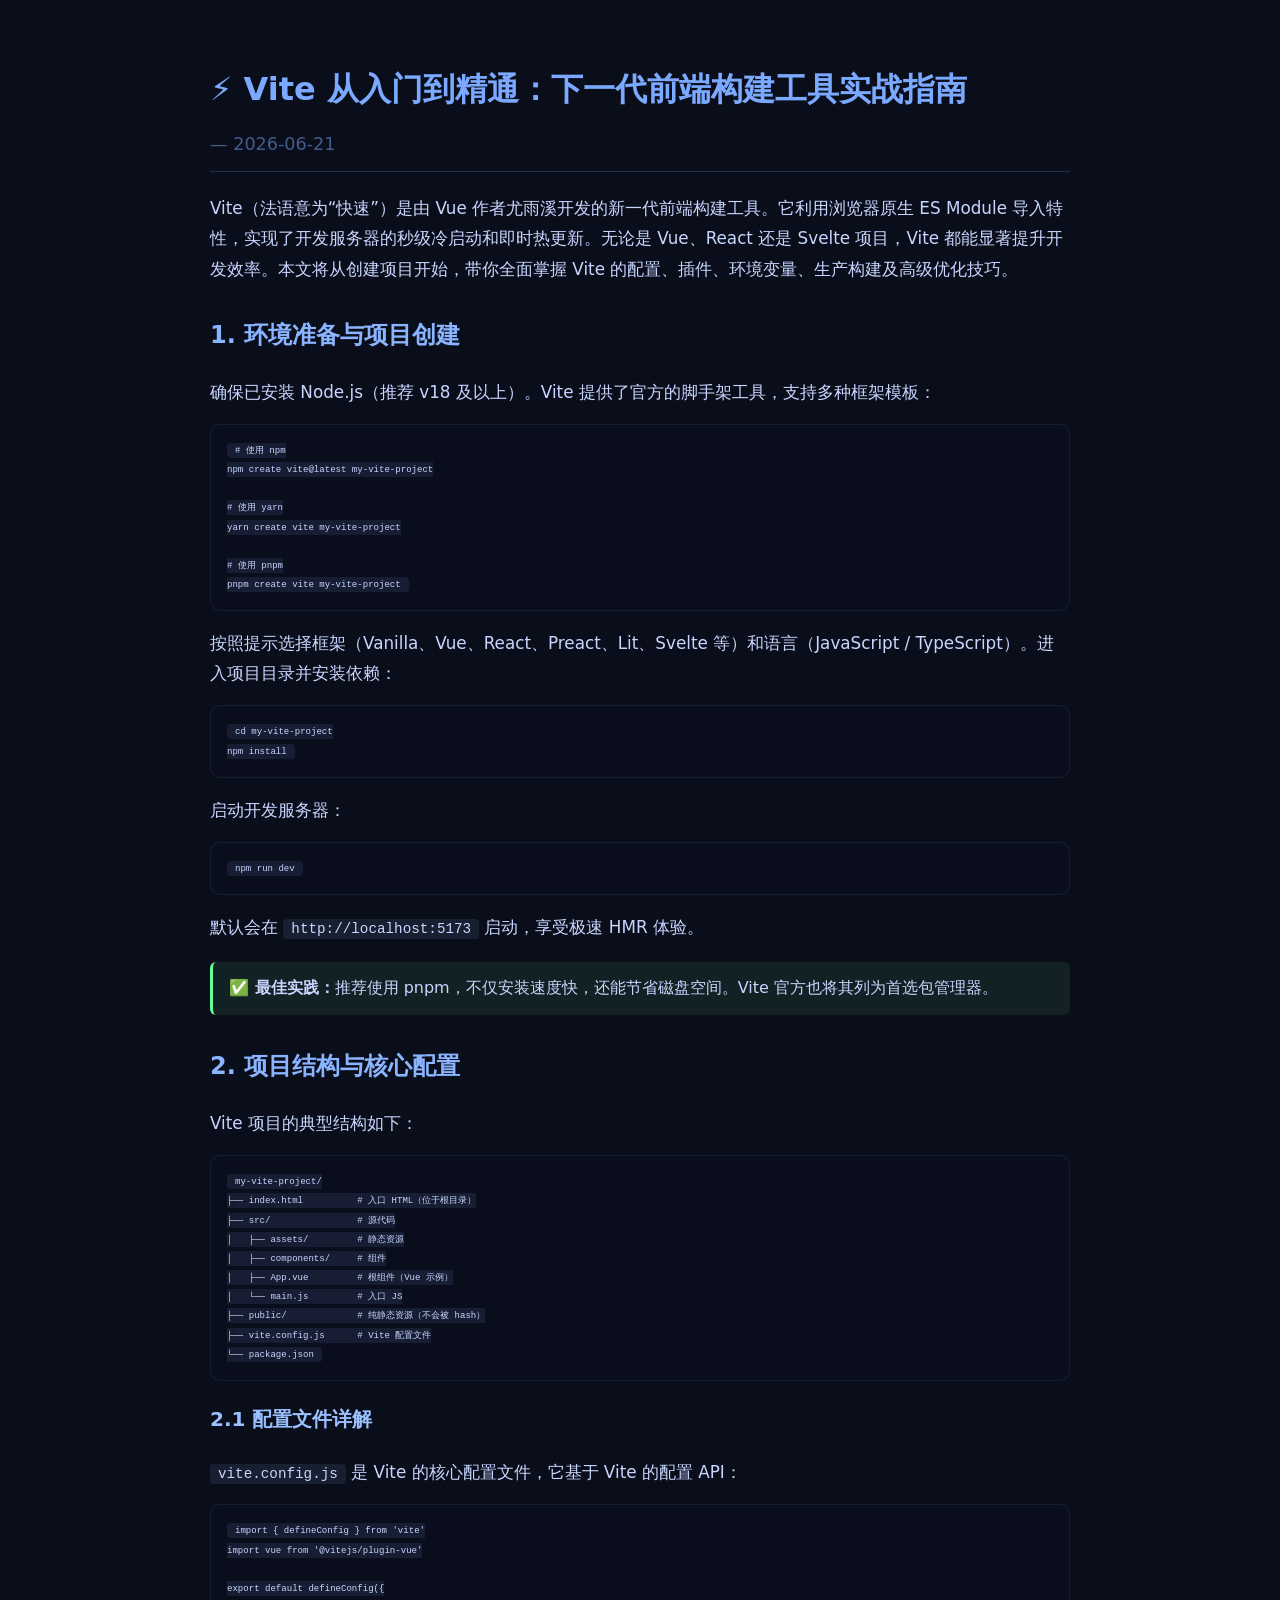
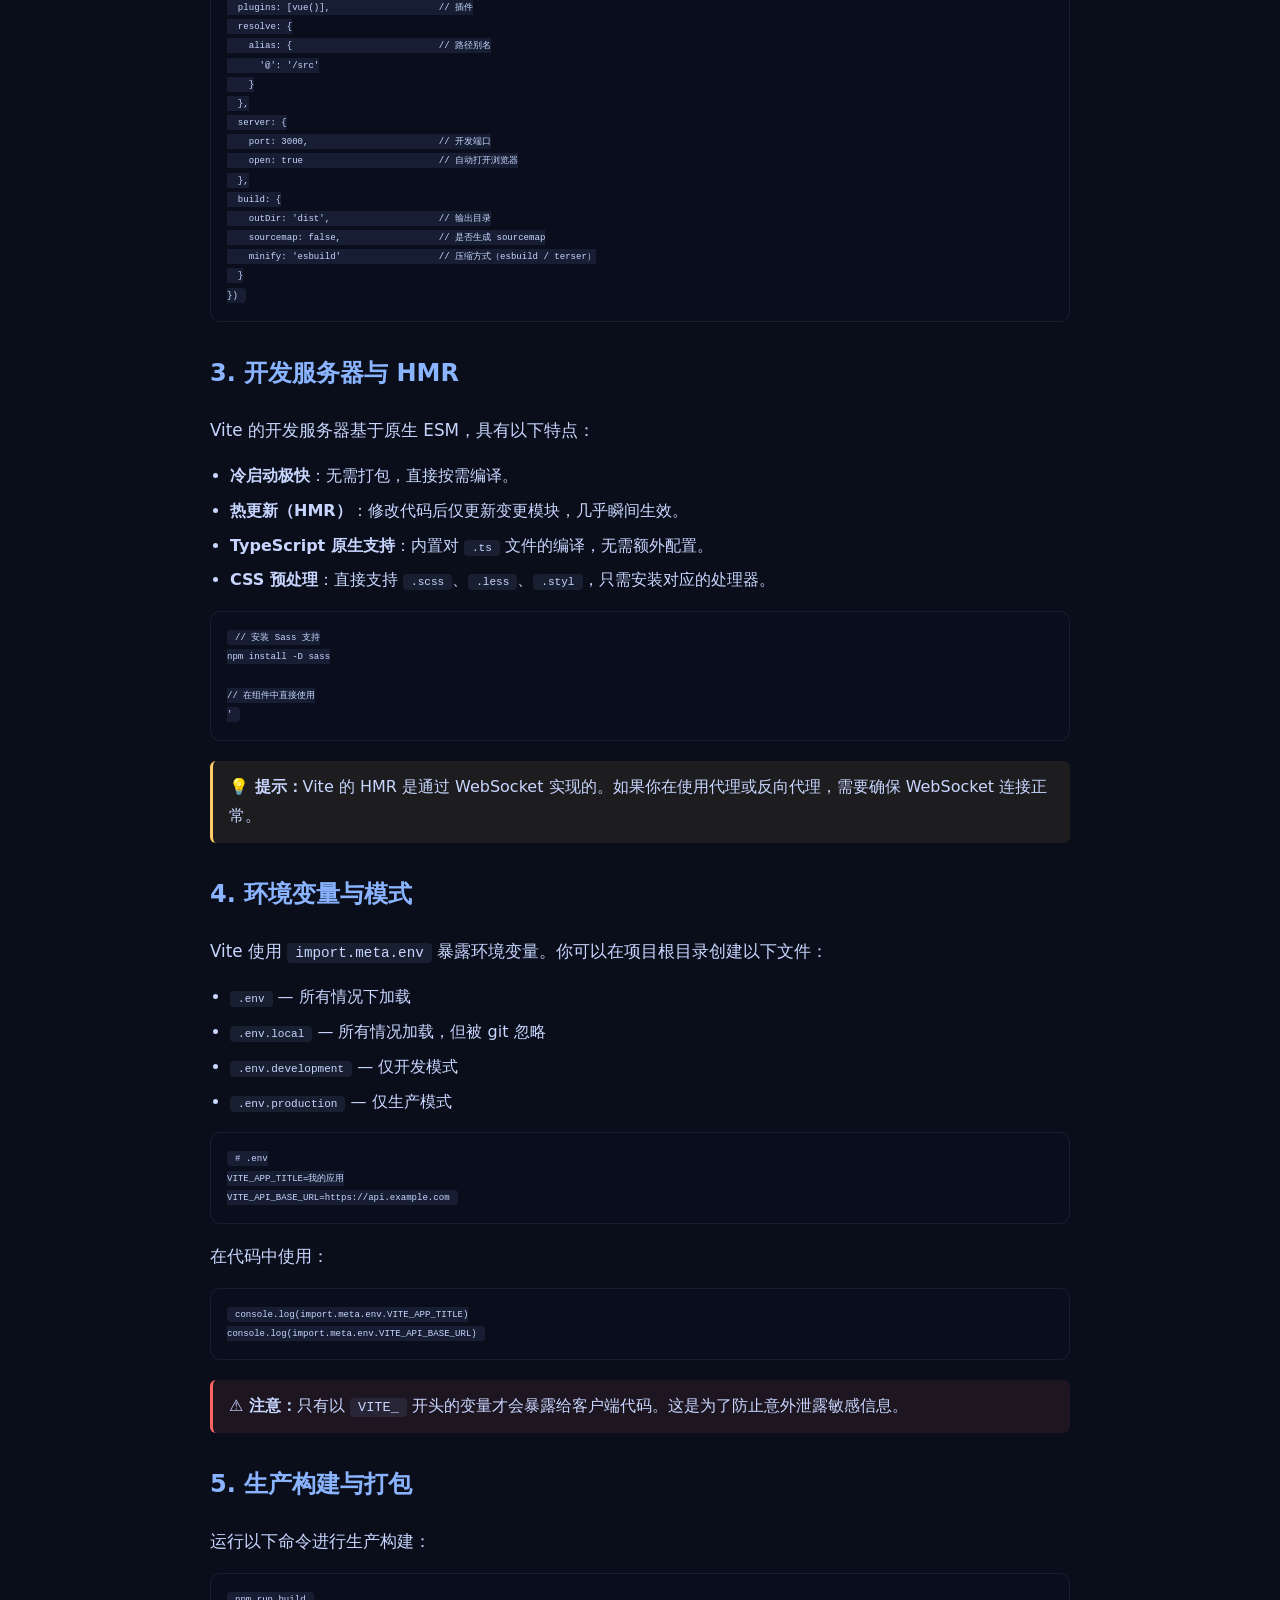
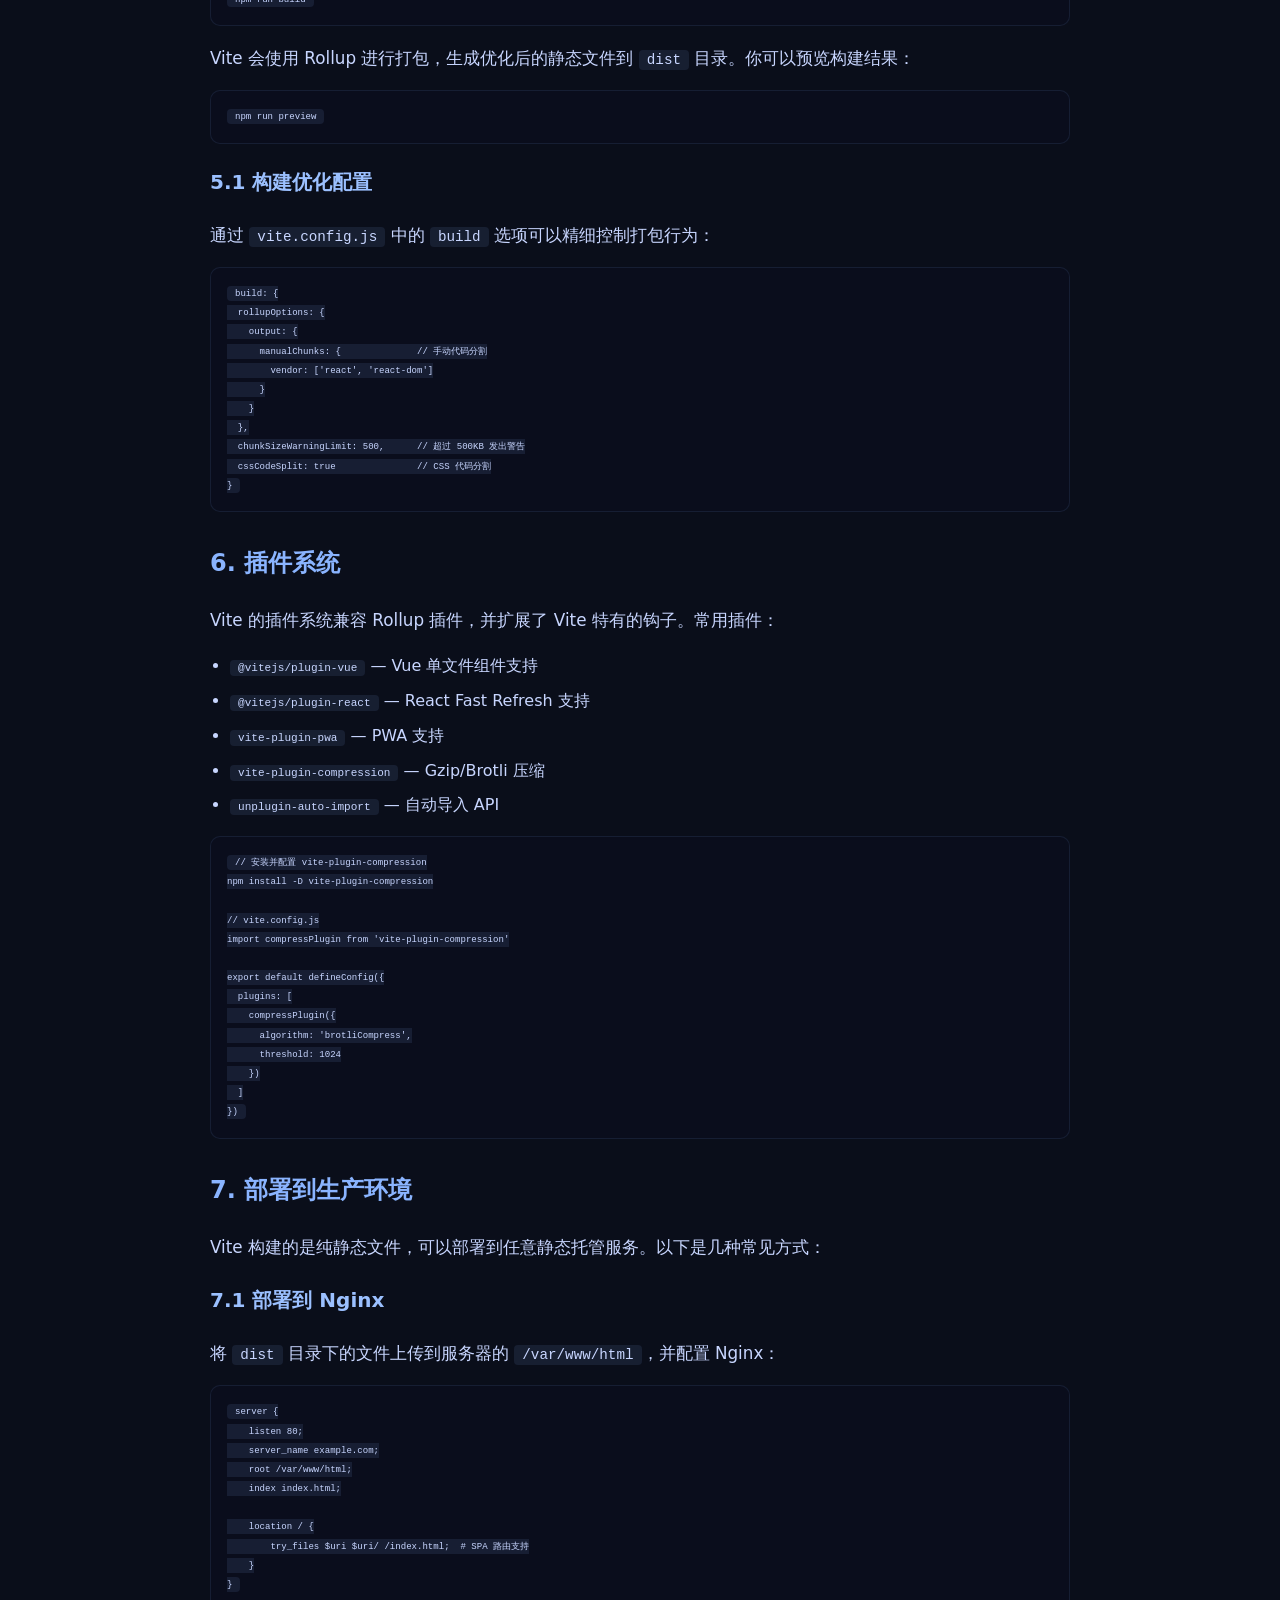
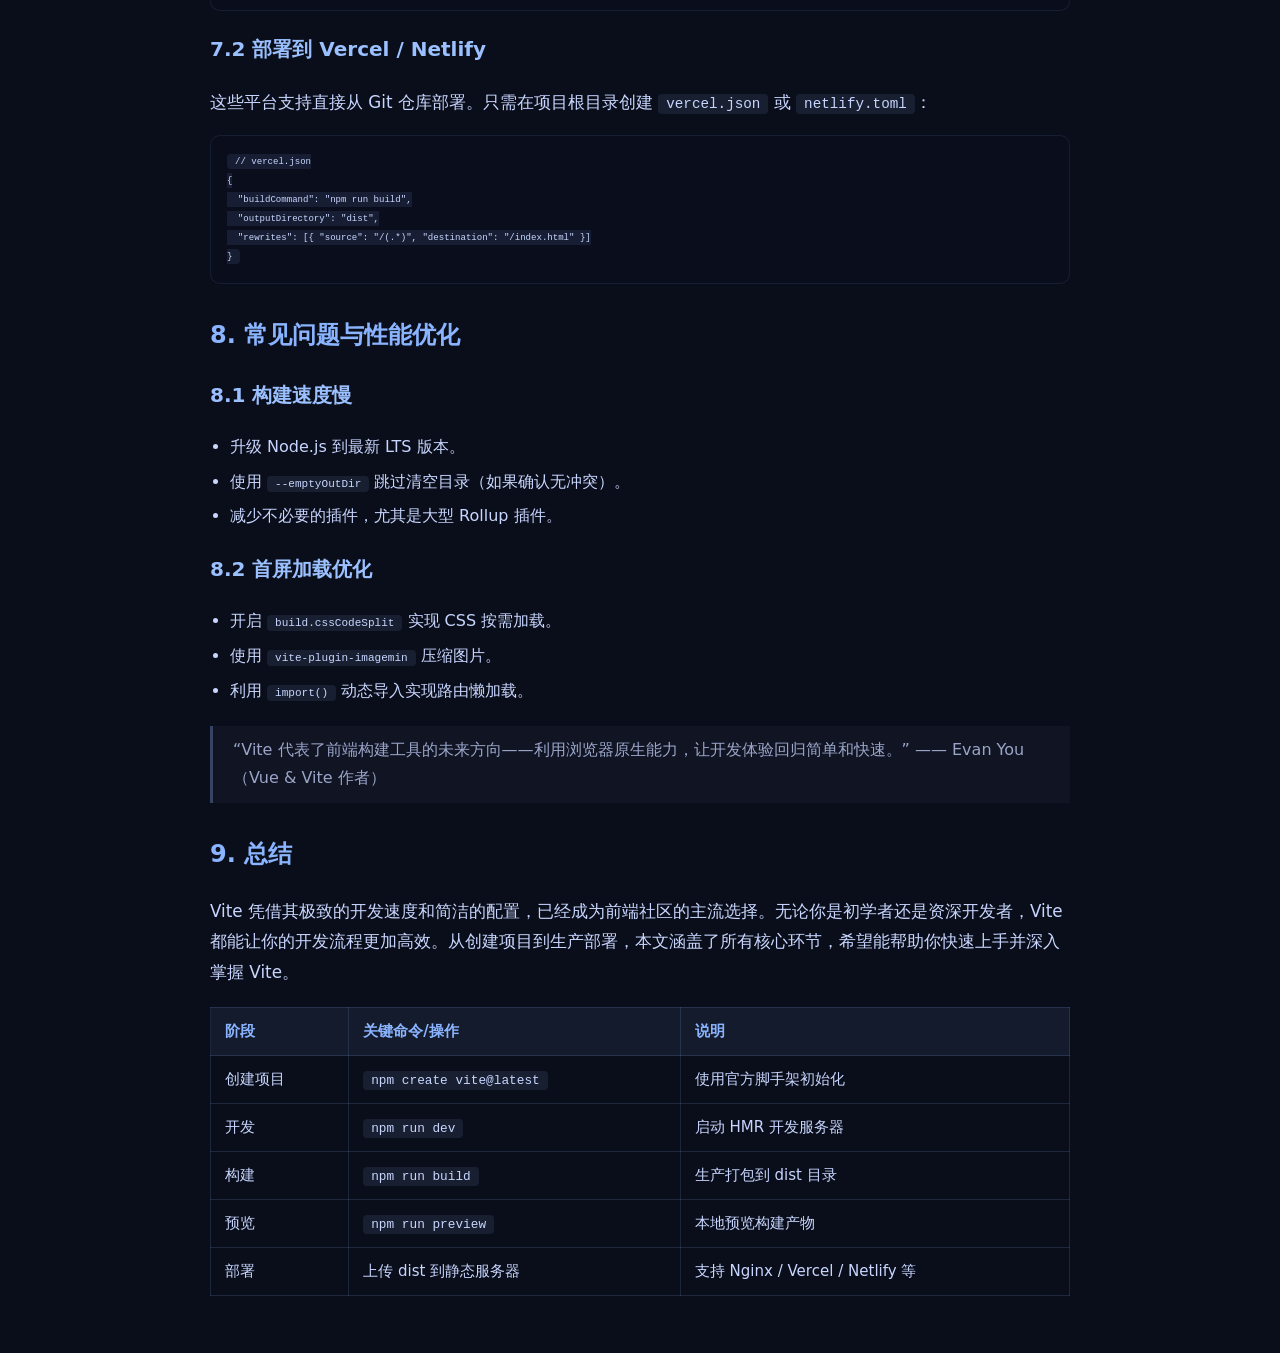
<file: article/vite-guide.html>
<!doctype html>
<html lang="zh-CN">
  <head>
    <meta charset="UTF-8" />
    <meta name="viewport" content="width=device-width, initial-scale=1.0" />
    <title>Vite 从入门到精通：下一代前端构建工具实战指南</title>
    <style>
      /* ========== 全局基础样式 ========== */
      body {
        background: #0a0e1a;
        color: #c8d6ff;
        font-family:
          "Segoe UI",
          system-ui,
          -apple-system,
          sans-serif;
        padding: clamp(16px, 4vw, 40px); /* 窄屏缩小边距 */
        line-height: 1.8;
        max-width: 860px; /* 略宽一点，适应更大屏幕 */
        margin: 0 auto;
        overflow-y: auto;
        overflow-x: hidden;
      }

      /* ========== 隐藏滚动条（必须保留） ========== */
      html {
        scrollbar-width: none; /* Firefox */
        -ms-overflow-style: none; /* IE/Edge 旧版 */
      }
      html::-webkit-scrollbar {
        display: none; /* Chrome/Safari/Edge 新版 */
      }

      /* ========== 标题区（日期自动显示在右侧） ========== */
      h1 {
        color: #7aa9ff;
        border-bottom: 1px solid rgba(140, 180, 255, 0.2);
        padding-bottom: 10px;
        display: flex;
        justify-content: space-between;
        align-items: baseline;
        flex-wrap: wrap;
        gap: 10px;
        font-size: clamp(1.3rem, 5vw, 2rem); /* 标题自适应 */
      }
      h1 .pub-date {
        font-size: 0.55em;
        font-weight: normal;
        opacity: 0.5;
        white-space: nowrap;
      }

      /* ========== 二级标题 ========== */
      h2 {
        color: #8ab4ff;
        margin-top: 30px;
        font-size: clamp(1.1rem, 4vw, 1.5rem);
      }
      h3 {
        color: #9bc0ff;
        margin-top: 20px;
        font-size: clamp(1rem, 3.5vw, 1.25rem);
      }

      /* ========== 段落与文本 ========== */
      p {
        font-size: clamp(0.95rem, 3vw, 1.05rem);
      }

      /* ========== 代码样式 ========== */
      code {
        background: rgba(140, 180, 255, 0.1);
        padding: 2px 8px;
        border-radius: 4px;
        font-size: 0.85em;
        word-break: break-word; /* 防止长代码溢出 */
      }
      pre {
        background: rgba(10, 14, 30, 0.6);
        border: 1px solid rgba(140, 180, 255, 0.1);
        border-radius: 10px;
        padding: 16px;
        overflow-x: auto; /* 窄屏可横向滚动 */
        font-size: 0.82em;
        -webkit-overflow-scrolling: touch; /* iOS 平滑滚动 */
      }

      /* ========== 列表 ========== */
      ul,
      ol {
        padding-left: 20px;
      }
      li {
        margin: 6px 0;
      }

      /* ========== 引用块 / 提示框 ========== */
      blockquote {
        border-left: 3px solid rgba(140, 180, 255, 0.3);
        margin: 20px 0;
        padding: 10px 20px;
        background: rgba(140, 180, 255, 0.04);
        color: rgba(200, 214, 255, 0.75);
      }
      .note,
      .warning,
      .tip {
        padding: 12px 16px;
        border-radius: 6px;
        margin: 20px 0;
        font-size: clamp(0.88rem, 2.8vw, 1rem);
      }
      .note {
        background: rgba(255, 204, 102, 0.08);
        border-left: 3px solid #ffcc66;
      }
      .warning {
        background: rgba(255, 100, 100, 0.08);
        border-left: 3px solid #ff6464;
      }
      .tip {
        background: rgba(100, 255, 150, 0.08);
        border-left: 3px solid #64ff96;
      }

      /* ========== 链接 ========== */
      a {
        color: #8ab4ff;
        word-break: break-all; /* 长链接换行 */
      }
      a:hover {
        color: #aaccff;
      }

      /* ========== 表格（窄屏可横向滚动） ========== */
      .table-wrapper {
        overflow-x: auto;
        -webkit-overflow-scrolling: touch;
        margin: 20px 0;
      }
      table {
        width: 100%;
        border-collapse: collapse;
        min-width: 360px; /* 保证窄屏时出现滚动条 */
      }
      th,
      td {
        border: 1px solid rgba(140, 180, 255, 0.15);
        padding: 10px 14px;
        text-align: left;
        font-size: clamp(0.83rem, 2.5vw, 0.94rem);
      }
      th {
        background: rgba(140, 180, 255, 0.08);
        color: #8ab4ff;
      }

      /* ========== 图片 ========== */
      img {
        max-width: 100%;
        height: auto;
        border-radius: 8px;
        margin: 20px 0;
      }

      /* ========== 响应式适配（细调） ========== */
      @media (max-width: 800px) {
        body {
          padding: 20px 16px;
        }
        h1 {
          flex-direction: column; /* 标题与日期上下排列 */
          align-items: flex-start;
        }
        h1 .pub-date {
          font-size: 0.48em;
        }
        pre {
          padding: 14px;
          font-size: 0.76em;
        }
        .note,
        .warning,
        .tip {
          padding: 11px 13px;
        }
        th,
        td {
          padding: 9px 11px;
        }
      }

      @media (max-width: 520px) {
        body {
          padding: 14px 10px;
        }
        h2 {
          margin-top: 26px;
        }
        h3 {
          margin-top: 18px;
        }
        pre {
          padding: 10px;
          font-size: 0.7em;
        }
        table {
          min-width: 280px;
        }
        th,
        td {
          padding: 7px 8px;
          font-size: 0.77rem;
        }
      }
    </style>
  </head>
  <body>
    <h1>
      <span>⚡ Vite 从入门到精通：下一代前端构建工具实战指南</span>
      <span class="pub-date">— 2026-06-21</span>
    </h1>

    <p>
      Vite（法语意为“快速”）是由 Vue
      作者尤雨溪开发的新一代前端构建工具。它利用浏览器原生 ES Module
      导入特性，实现了开发服务器的秒级冷启动和即时热更新。无论是 Vue、React 还是
      Svelte 项目，Vite 都能显著提升开发效率。本文将从创建项目开始，带你全面掌握
      Vite 的配置、插件、环境变量、生产构建及高级优化技巧。
    </p>

    <h2>1. 环境准备与项目创建</h2>
    <p>
      确保已安装 Node.js（推荐 v18 及以上）。Vite
      提供了官方的脚手架工具，支持多种框架模板：
    </p>
    <pre><code># 使用 npm
npm create vite@latest my-vite-project

# 使用 yarn
yarn create vite my-vite-project

# 使用 pnpm
pnpm create vite my-vite-project</code></pre>
    <p>
      按照提示选择框架（Vanilla、Vue、React、Preact、Lit、Svelte
      等）和语言（JavaScript / TypeScript）。进入项目目录并安装依赖：
    </p>
    <pre><code>cd my-vite-project
npm install</code></pre>
    <p>启动开发服务器：</p>
    <pre><code>npm run dev</code></pre>
    <p>默认会在 <code>http://localhost:5173</code> 启动，享受极速 HMR 体验。</p>

    <div class="tip">
      <strong>✅ 最佳实践：</strong>推荐使用
      pnpm，不仅安装速度快，还能节省磁盘空间。Vite 官方也将其列为首选包管理器。
    </div>

    <h2>2. 项目结构与核心配置</h2>
    <p>Vite 项目的典型结构如下：</p>
    <pre><code>my-vite-project/
├── index.html          # 入口 HTML（位于根目录）
├── src/                # 源代码
│   ├── assets/         # 静态资源
│   ├── components/     # 组件
│   ├── App.vue         # 根组件（Vue 示例）
│   └── main.js         # 入口 JS
├── public/             # 纯静态资源（不会被 hash）
├── vite.config.js      # Vite 配置文件
└── package.json</code></pre>

    <h3>2.1 配置文件详解</h3>
    <p>
      <code>vite.config.js</code> 是 Vite 的核心配置文件，它基于 Vite 的配置
      API：
    </p>
    <pre><code>import { defineConfig } from 'vite'
import vue from '@vitejs/plugin-vue'

export default defineConfig({
  plugins: [vue()],                    // 插件
  resolve: {
    alias: {                           // 路径别名
      '@': '/src'
    }
  },
  server: {
    port: 3000,                        // 开发端口
    open: true                         // 自动打开浏览器
  },
  build: {
    outDir: 'dist',                    // 输出目录
    sourcemap: false,                  // 是否生成 sourcemap
    minify: 'esbuild'                  // 压缩方式（esbuild / terser）
  }
})</code></pre>

    <h2>3. 开发服务器与 HMR</h2>
    <p>Vite 的开发服务器基于原生 ESM，具有以下特点：</p>
    <ul>
      <li><strong>冷启动极快</strong>：无需打包，直接按需编译。</li>
      <li>
        <strong>热更新（HMR）</strong>：修改代码后仅更新变更模块，几乎瞬间生效。
      </li>
      <li>
        <strong>TypeScript 原生支持</strong>：内置对
        <code>.ts</code> 文件的编译，无需额外配置。
      </li>
      <li>
        <strong>CSS 预处理</strong>：直接支持
        <code>.scss</code
        >、<code>.less</code>、<code>.styl</code>，只需安装对应的处理器。
      </li>
    </ul>
    <pre><code>// 安装 Sass 支持
npm install -D sass

// 在组件中直接使用
<style lang="scss">
$primary-color: #42b883;
.app { color: $primary-color; }
</style>'</code></pre>

    <div class="note">
      <strong>💡 提示：</strong>Vite 的 HMR 是通过 WebSocket
      实现的。如果你在使用代理或反向代理，需要确保 WebSocket 连接正常。
    </div>

    <h2>4. 环境变量与模式</h2>
    <p>
      Vite 使用
      <code>import.meta.env</code>
      暴露环境变量。你可以在项目根目录创建以下文件：
    </p>
    <ul>
      <li><code>.env</code> — 所有情况下加载</li>
      <li><code>.env.local</code> — 所有情况加载，但被 git 忽略</li>
      <li><code>.env.development</code> — 仅开发模式</li>
      <li><code>.env.production</code> — 仅生产模式</li>
    </ul>
    <pre><code># .env
VITE_APP_TITLE=我的应用
VITE_API_BASE_URL=https://api.example.com</code></pre>
    <p>在代码中使用：</p>
    <pre><code>console.log(import.meta.env.VITE_APP_TITLE)
console.log(import.meta.env.VITE_API_BASE_URL)</code></pre>

    <div class="warning">
      <strong>⚠️ 注意：</strong>只有以
      <code>VITE_</code>
      开头的变量才会暴露给客户端代码。这是为了防止意外泄露敏感信息。
    </div>

    <h2>5. 生产构建与打包</h2>
    <p>运行以下命令进行生产构建：</p>
    <pre><code>npm run build</code></pre>
    <p>
      Vite 会使用 Rollup 进行打包，生成优化后的静态文件到
      <code>dist</code> 目录。你可以预览构建结果：
    </p>
    <pre><code>npm run preview</code></pre>

    <h3>5.1 构建优化配置</h3>
    <p>
      通过 <code>vite.config.js</code> 中的
      <code>build</code> 选项可以精细控制打包行为：
    </p>
    <pre><code>build: {
  rollupOptions: {
    output: {
      manualChunks: {              // 手动代码分割
        vendor: ['react', 'react-dom']
      }
    }
  },
  chunkSizeWarningLimit: 500,      // 超过 500KB 发出警告
  cssCodeSplit: true               // CSS 代码分割
}</code></pre>

    <h2>6. 插件系统</h2>
    <p>Vite 的插件系统兼容 Rollup 插件，并扩展了 Vite 特有的钩子。常用插件：</p>
    <ul>
      <li><code>@vitejs/plugin-vue</code> — Vue 单文件组件支持</li>
      <li><code>@vitejs/plugin-react</code> — React Fast Refresh 支持</li>
      <li><code>vite-plugin-pwa</code> — PWA 支持</li>
      <li><code>vite-plugin-compression</code> — Gzip/Brotli 压缩</li>
      <li><code>unplugin-auto-import</code> — 自动导入 API</li>
    </ul>
    <pre><code>// 安装并配置 vite-plugin-compression
npm install -D vite-plugin-compression

// vite.config.js
import compressPlugin from 'vite-plugin-compression'

export default defineConfig({
  plugins: [
    compressPlugin({
      algorithm: 'brotliCompress',
      threshold: 1024
    })
  ]
})</code></pre>

    <h2>7. 部署到生产环境</h2>
    <p>
      Vite 构建的是纯静态文件，可以部署到任意静态托管服务。以下是几种常见方式：
    </p>

    <h3>7.1 部署到 Nginx</h3>
    <p>
      将 <code>dist</code> 目录下的文件上传到服务器的
      <code>/var/www/html</code>，并配置 Nginx：
    </p>
    <pre><code>server {
    listen 80;
    server_name example.com;
    root /var/www/html;
    index index.html;

    location / {
        try_files $uri $uri/ /index.html;  # SPA 路由支持
    }
}</code></pre>

    <h3>7.2 部署到 Vercel / Netlify</h3>
    <p>
      这些平台支持直接从 Git 仓库部署。只需在项目根目录创建
      <code>vercel.json</code> 或 <code>netlify.toml</code>：
    </p>
    <pre><code>// vercel.json
{
  "buildCommand": "npm run build",
  "outputDirectory": "dist",
  "rewrites": [{ "source": "/(.*)", "destination": "/index.html" }]
}</code></pre>

    <h2>8. 常见问题与性能优化</h2>
    <h3>8.1 构建速度慢</h3>
    <ul>
      <li>升级 Node.js 到最新 LTS 版本。</li>
      <li>使用 <code>--emptyOutDir</code> 跳过清空目录（如果确认无冲突）。</li>
      <li>减少不必要的插件，尤其是大型 Rollup 插件。</li>
    </ul>

    <h3>8.2 首屏加载优化</h3>
    <ul>
      <li>开启 <code>build.cssCodeSplit</code> 实现 CSS 按需加载。</li>
      <li>使用 <code>vite-plugin-imagemin</code> 压缩图片。</li>
      <li>利用 <code>import()</code> 动态导入实现路由懒加载。</li>
    </ul>

    <blockquote>
      “Vite
      代表了前端构建工具的未来方向——利用浏览器原生能力，让开发体验回归简单和快速。”
      —— Evan You（Vue & Vite 作者）
    </blockquote>

    <h2>9. 总结</h2>
    <p>
      Vite
      凭借其极致的开发速度和简洁的配置，已经成为前端社区的主流选择。无论你是初学者还是资深开发者，Vite
      都能让你的开发流程更加高效。从创建项目到生产部署，本文涵盖了所有核心环节，希望能帮助你快速上手并深入掌握
      Vite。
    </p>
    <div class="table-wrapper">
      <table>
        <thead>
          <tr>
            <th>阶段</th>
            <th>关键命令/操作</th>
            <th>说明</th>
          </tr>
        </thead>
        <tbody>
          <tr>
            <td>创建项目</td>
            <td><code>npm create vite@latest</code></td>
            <td>使用官方脚手架初始化</td>
          </tr>
          <tr>
            <td>开发</td>
            <td><code>npm run dev</code></td>
            <td>启动 HMR 开发服务器</td>
          </tr>
          <tr>
            <td>构建</td>
            <td><code>npm run build</code></td>
            <td>生产打包到 dist 目录</td>
          </tr>
          <tr>
            <td>预览</td>
            <td><code>npm run preview</code></td>
            <td>本地预览构建产物</td>
          </tr>
          <tr>
            <td>部署</td>
            <td>上传 dist 到静态服务器</td>
            <td>支持 Nginx / Vercel / Netlify 等</td>
          </tr>
        </tbody>
      </table>
    </div>
  </body>
</html>
</file>
<file: style.css>
/* ================================================================
   0. 宇宙主题增强背景 (恒星太阳、银河光带、星系)
=============================================================== */

#universe-theme-layer {
    position: fixed;
    top: 0;
    left: 0;
    width: 100vw;
    height: 100vh;
    z-index: -2;               /* 最底层 */
    pointer-events: none;
    background:
        /* 银河光带 (横向椭圆) */
        radial-gradient(ellipse at 50% 30%, rgba(80, 60, 120, 0.15) 0%, transparent 40%),
        /* 恒星太阳 (右上角) */
        radial-gradient(circle at 85% 15%, rgba(255, 204, 102, 0.4) 0%, rgba(255, 150, 50, 0.2) 10%, transparent 30%),
        /* 其他星系点缀 (左上紫红、右下蓝) */
        radial-gradient(circle at 20% 20%, rgba(180, 80, 120, 0.2) 0%, transparent 15%),
        radial-gradient(circle at 80% 80%, rgba(50, 120, 200, 0.2) 0%, transparent 20%),
        /* 纯黑底色 */
        #000000;
}

/* ================================================================
   1. 全局重置 & 字体
=============================================================== */
* {
    margin: 0;
    padding: 0;
    box-sizing: border-box;
}

body {
    font-family: 'Orbitron', 'Segoe UI', sans-serif;
    min-height: 100vh;
    background: rgba(10, 14, 30, 0.88);
    color: #c8d6ff;
    overflow-y: scroll;          /* 始终显示滚动轨道，但隐藏滚动条 */
    overflow-x: hidden;
    display: flex;
    align-items: flex-start;     /* 防止内容被垂直挤压 */
    justify-content: center;
    padding: 20px;
    backdrop-filter: blur(2px);
}

/* ================================================================
   2. 星空画布
=============================================================== */
#starfield {
    position: fixed;
    top: 0;
    left: 0;
    width: 100%;
    height: 100%;
    z-index: -1;              /* 在宇宙层之上，内容之下 */
    pointer-events: none;
}

/* ================================================================
   3. 流星
=============================================================== */
.shooting-star {
    position: fixed;
    width: 2px;
    height: 2px;
    background: white;
    border-radius: 50%;
    box-shadow: 0 0 6px 2px rgba(180, 210, 255, 0.3);
    animation: shoot 4s ease-in-out infinite;
    pointer-events: none;
    z-index: 2;
    opacity: 0;
}
@keyframes shoot {
    0% { opacity: 0; transform: translate(0,0) scale(0.5); }
    5% { opacity: 1; transform: translate(0,0) scale(1); }
    15% { opacity: 1; }
    30% { opacity: 0; transform: translate(300px,250px) scale(0.2); }
    100% { opacity: 0; transform: translate(600px,500px) scale(0); }
}
.shooting-star:nth-child(1) { top:12%; left:62%; animation-delay:0s; animation-duration:5s; }
.shooting-star:nth-child(2) { top:33%; left:81%; animation-delay:2.2s; animation-duration:4.6s; }
.shooting-star:nth-child(3) { top:58%; left:44%; animation-delay:4.8s; animation-duration:5.4s; }
.shooting-star:nth-child(4) { top:72%; left:92%; animation-delay:7.0s; animation-duration:3.8s; }

/* ================================================================
   4. 主容器
=============================================================== */
.container {
    position: relative;
    z-index: 1;
    max-width: 1360px;
    width: 100%;
    display: grid;
    grid-template-columns: 340px 1fr;
    gap: 28px;
    backdrop-filter: blur(2px);
    align-items: start;
    /* 移除 max-height 和 overflow，让 body 负责滚动 */
}

/* ================================================================
   5. 通用卡片
=============================================================== */
.card {
    background: rgba(10,14,40,0.55);
    backdrop-filter: blur(12px);
    border: 1px solid rgba(140,180,255,0.18);
    border-radius: 28px;
    padding: 28px 30px;
    box-shadow: 0 25px 50px -12px rgba(0,0,0,0.8),
                inset 0 0 60px rgba(90,160,255,0.04),
                0 0 80px rgba(70,130,255,0.05);
    transition: transform 0.35s ease, box-shadow 0.45s ease;
}
.card:hover {
    transform: translateY(-4px);
    box-shadow: 0 35px 60px -16px rgba(0,0,0,0.9),
                inset 0 0 80px rgba(110,180,255,0.07),
                0 0 100px rgba(70,150,255,0.08);
    border-color: rgba(170,210,255,0.30);
}

/* ================================================================
   6. 左侧面板
=============================================================== */
.left-panel {
    display: flex;
    flex-direction: column;
    gap: 22px;
    position: sticky;
    top: 20px;
}

.greeting-card {
    text-align: center;
    padding-bottom: 22px;
}
.avatar-ring {
    width: 84px;
    height: 84px;
    margin: 0 auto 14px;
    border-radius: 50%;
    padding: 4px;
    background: conic-gradient(from 0deg, #5b9aff, #a78bfa, #f472b6, #5b9aff);
    animation: spinRing 8s linear infinite;
    box-shadow: 0 0 48px rgba(91,154,255,0.25);
}
.avatar-ring img {
    width: 100%;
    height: 100%;
    border-radius: 50%;
    object-fit: cover;
    display: block;
    background: #0a0e1a;
    border: 2px solid #0a0e1a;
}
@keyframes spinRing {
    0% { transform: rotate(0deg); }
    100% { transform: rotate(360deg); }
}
.greeting-card h1 {
    font-size: 20px;
    font-weight: 700;
    letter-spacing: 2px;
    background: linear-gradient(135deg, #b8d0ff, #7aa9ff);
    -webkit-background-clip: text;
    -webkit-text-fill-color: transparent;
    background-clip: text;
    text-shadow: 0 0 40px rgba(122,169,255,0.15);
}
.greeting-card p {
    font-size: 12px;
    letter-spacing: 3px;
    color: rgba(200,214,255,0.5);
    margin-top: 4px;
}
.tagline {
    margin-top: 12px;
    font-size: 10px;
    letter-spacing: 4px;
    color: rgba(160,190,255,0.35);
    border-top: 1px solid rgba(140,180,255,0.08);
    padding-top: 12px;
}

.clock-card {
    text-align: center;
    padding: 22px 18px 28px;
    position: relative;
    overflow: hidden;
}
.clock-card::before {
    content: '';
    position: absolute;
    top: -50%;
    left: -50%;
    width: 200%;
    height: 200%;
    background: radial-gradient(circle at 30% 40%, rgba(70,150,255,0.03), transparent 60%);
    pointer-events: none;
}
.clock-time {
    font-size: 44px;
    font-weight: 900;
    letter-spacing: 4px;
    font-family: 'Orbitron', monospace;
    background: linear-gradient(135deg, #e0edff, #8ab4ff);
    -webkit-background-clip: text;
    -webkit-text-fill-color: transparent;
    background-clip: text;
    text-shadow: 0 0 64px rgba(138,180,255,0.15);
    line-height: 1.1;
}
.clock-date {
    margin-top: 8px;
    font-size: 14px;
    letter-spacing: 3px;
    color: rgba(200,220,255,0.55);
}
.clock-seconds {
    font-size: 13px;
    letter-spacing: 2px;
    color: rgba(160,195,255,0.30);
    margin-top: 2px;
}

.calendar-card {
    padding: 20px 20px 24px;
}
.calendar-header {
    display: flex;
    justify-content: space-between;
    align-items: center;
    margin-bottom: 16px;
}
.calendar-header h2 {
    font-size: 15px;
    font-weight: 600;
    letter-spacing: 2px;
    color: #b8d0ff;
}
.calendar-nav {
    display: flex;
    gap: 6px;
}
.calendar-nav button {
    background: rgba(140,180,255,0.08);
    border: 1px solid rgba(140,180,255,0.15);
    color: #b8d0ff;
    width: 30px;
    height: 30px;
    border-radius: 50%;
    cursor: pointer;
    font-size: 14px;
    font-family: inherit;
    transition: 0.25s;
    display: flex;
    align-items: center;
    justify-content: center;
}
.calendar-nav button:hover {
    background: rgba(140,180,255,0.20);
    border-color: rgba(140,180,255,0.35);
    transform: scale(1.05);
}
.calendar-weekdays {
    display: grid;
    grid-template-columns: repeat(7,1fr);
    text-align: center;
    font-size: 10px;
    letter-spacing: 1px;
    color: rgba(160,190,255,0.40);
    margin-bottom: 6px;
}
.calendar-days {
    display: grid;
    grid-template-columns: repeat(7,1fr);
    gap: 3px;
}
.calendar-days span {
    aspect-ratio: 1/1;
    display: flex;
    align-items: center;
    justify-content: center;
    font-size: 12px;
    border-radius: 50%;
    transition: 0.20s;
    color: rgba(200,215,255,0.70);
    cursor: default;
    background: transparent;
}
.calendar-days span.other-month {
    color: rgba(140,175,240,0.15);
}
.calendar-days span.today {
    background: linear-gradient(135deg,#4a82e0,#7a6cf0);
    color: #fff;
    font-weight: 700;
    box-shadow: 0 0 30px rgba(74,130,224,0.35);
    border: 1px solid rgba(255,255,255,0.12);
}
.calendar-days span:not(.other-month):hover {
    background: rgba(140,180,255,0.10);
    transform: scale(1.06);
}

.quote-card {
    display: flex;
    align-items: center;
    gap: 14px;
    padding: 16px 20px;
    font-size: 12px;
    letter-spacing: 0.5px;
    color: rgba(180,205,255,0.50);
    border-left: 3px solid rgba(140,180,255,0.12);
}
.quote-card .icon {
    font-size: 24px;
    opacity: 0.4;
}
.quote-card .text {
    font-style: italic;
    line-height: 1.6;
}

/* ================================================================
   7. 右侧面板 (博客)
=============================================================== */
.right-panel {
    display: flex;
    flex-direction: column;
    gap: 22px;
}

.blog-card {
    display: flex;
    flex-direction: column;
    background: rgba(16, 18, 38, 0.88);
    border: 1px solid rgba(100, 120, 200, 0.35);
    border-radius: 22px;
    box-shadow: 
        0 0 50px rgba(60, 100, 220, 0.15),
        inset 0 0 25px rgba(80, 120, 255, 0.05);
    backdrop-filter: blur(14px);
    padding: 0;
    height: calc(100vh - 40px);
    min-height: 400px;
    box-sizing: border-box;
    overflow: hidden;
}
.blog-card:hover {
    transform: translateY(-4px);
    box-shadow: 0 35px 60px -16px rgba(0,0,0,0.9),
                inset 0 0 80px rgba(110,180,255,0.07),
                0 0 100px rgba(70,150,255,0.08);
    border-color: rgba(170,210,255,0.30);
}

.blog-header {
    display: flex;
    justify-content: space-between;
    align-items: center;
    padding: 24px 30px 16px 30px;
    border-bottom: 1px solid rgba(140,180,255,0.08);
    flex-shrink: 0;
}
.blog-header h2 {
    font-size: 19px;
    font-weight: 700;
    letter-spacing: 3px;
    background: linear-gradient(135deg,#b8d0ff,#7aa9ff);
    -webkit-background-clip: text;
    -webkit-text-fill-color: transparent;
    background-clip: text;
}

.search-input {
    background: rgba(10,14,30,0.6);
    border: 1px solid rgba(140,180,255,0.15);
    border-radius: 30px;
    padding: 8px 16px;
    color: #c8d6ff;
    font-family: 'Segoe UI', sans-serif;
    font-size: 13px;
    outline: none;
    width: 180px;
    transition: 0.3s;
    letter-spacing: 0.5px;
}
.search-input::placeholder {
    color: rgba(160,190,255,0.3);
}
.search-input:focus {
    border-color: rgba(74,130,224,0.4);
    box-shadow: 0 0 20px rgba(74,130,224,0.08);
}

.blog-body {
    flex: 1;
    padding: 20px 30px 30px;
    overflow-y: auto;
    min-height: 0;
    scrollbar-width: none;        /* Firefox */
    -ms-overflow-style: none;     /* IE/Edge 旧版 */
}
.blog-body::-webkit-scrollbar {
    display: none;                /* Chrome/Safari/Edge 新版 */
}

.blog-list {
    display: flex;
    flex-direction: column;
    gap: 16px;
}
.blog-empty {
    text-align: center;
    padding: 60px 20px;
    color: rgba(160,190,255,0.30);
    letter-spacing: 2px;
    font-size: 14px;
}
.blog-empty .emoji {
    font-size: 42px;
    display: block;
    margin-bottom: 16px;
    opacity: 0.4;
}

.post-item {
    background: rgba(140,180,255,0.04);
    border: 1px solid rgba(140,180,255,0.06);
    border-radius: 18px;
    padding: 18px 22px;
    cursor: pointer;
    transition: 0.3s;
}
.post-item:hover {
    background: rgba(140,180,255,0.08);
    border-color: rgba(140,180,255,0.15);
    transform: translateX(4px);
}
.post-item .post-title {
    font-size: 16px;
    font-weight: 600;
    color: #c8d6ff;
    letter-spacing: 1px;
    margin-bottom: 4px;
    display: flex;
    justify-content: space-between;
    align-items: center;
}
.post-item .post-title .post-date {
    font-size: 11px;
    font-weight: 300;
    color: rgba(160,190,255,0.35);
    letter-spacing: 1px;
}
.post-item .post-summary {
    font-size: 13px;
    color: rgba(180,205,255,0.50);
    letter-spacing: 0.5px;
    line-height: 1.5;
    display: -webkit-box;
    -webkit-line-clamp: 2;
    -webkit-box-orient: vertical;
    overflow: hidden;
    margin-top: 4px;
    font-family: 'Segoe UI', sans-serif;
}
.post-item .post-meta {
    display: flex;
    gap: 14px;
    margin-top: 10px;
    font-size: 11px;
    color: rgba(160,190,255,0.25);
    letter-spacing: 0.5px;
}

.detail-view {
    display: none;
}
.detail-view.active {
    display: block;
}
.detail-back {
    display: inline-flex;
    align-items: center;
    gap: 6px;
    background: rgba(140,180,255,0.06);
    border: 1px solid rgba(140,180,255,0.10);
    color: #8ab4ff;
    padding: 6px 16px;
    border-radius: 30px;
    cursor: pointer;
    font-family: inherit;
    font-size: 12px;
    letter-spacing: 1px;
    transition: 0.3s;
    margin-bottom: 18px;
}
.detail-back:hover {
    background: rgba(140,180,255,0.14);
}
.detail-title {
    font-size: 26px;
    font-weight: 700;
    letter-spacing: 2px;
    color: #e0edff;
    line-height: 1.3;
    margin-bottom: 6px;
}
.detail-date {
    font-size: 13px;
    color: rgba(160,190,255,0.35);
    letter-spacing: 1px;
    margin-bottom: 20px;
}
.detail-content {
    font-size: 15px;
    line-height: 1.9;
    color: rgba(200,218,255,0.80);
    letter-spacing: 0.3px;
    white-space: pre-wrap;
    word-break: break-word;
    font-family: 'Segoe UI', sans-serif;
    background: rgba(10,14,30,0.30);
    padding: 20px 24px;
    border-radius: 16px;
    border: 1px solid rgba(140,180,255,0.04);
}
.detail-actions {
    display: flex;
    gap: 12px;
    margin-top: 20px;
}
.detail-actions button {
    background: rgba(140,180,255,0.06);
    border: 1px solid rgba(140,180,255,0.10);
    color: #8ab4ff;
    padding: 8px 22px;
    border-radius: 30px;
    cursor: pointer;
    font-family: inherit;
    font-size: 12px;
    letter-spacing: 1px;
    transition: 0.3s;
}
.detail-actions button:hover {
    background: rgba(140,180,255,0.14);
}
.detail-actions .btn-delete {
    color: #f472b6;
    border-color: rgba(244,114,182,0.15);
}
.detail-actions .btn-delete:hover {
    background: rgba(244,114,182,0.10);
    border-color: rgba(244,114,182,0.25);
}

/* ================================================================
   8. 编辑器模态框（保留备用）
=============================================================== */
.modal-overlay {
    display: none;
    position: fixed;
    top: 0;
    left: 0;
    width: 100%;
    height: 100%;
    background: rgba(0,0,0,0.7);
    backdrop-filter: blur(6px);
    z-index: 999;
    align-items: center;
    justify-content: center;
    padding: 30px;
}
.modal-overlay.active {
    display: flex;
}
.modal-editor {
    background: rgba(12,18,40,0.95);
    border: 1px solid rgba(140,180,255,0.20);
    border-radius: 32px;
    padding: 32px 36px;
    max-width: 620px;
    width: 100%;
    box-shadow: 0 60px 120px rgba(0,0,0,0.8), 0 0 120px rgba(70,130,255,0.04);
    max-height: 90vh;
    overflow-y: auto;
}
.modal-editor h3 {
    font-size: 18px;
    letter-spacing: 2px;
    color: #b8d0ff;
    margin-bottom: 20px;
}
.modal-editor label {
    display: block;
    font-size: 12px;
    letter-spacing: 1px;
    color: rgba(160,190,255,0.50);
    margin-bottom: 4px;
    margin-top: 16px;
}
.modal-editor input,
.modal-editor textarea {
    width: 100%;
    background: rgba(10,14,30,0.60);
    border: 1px solid rgba(140,180,255,0.12);
    border-radius: 14px;
    padding: 12px 16px;
    color: #c8d6ff;
    font-family: 'Segoe UI', sans-serif;
    font-size: 14px;
    outline: none;
    transition: 0.3s;
}
.modal-editor input:focus,
.modal-editor textarea:focus {
    border-color: rgba(74,130,224,0.40);
    box-shadow: 0 0 30px rgba(74,130,224,0.06);
}
.modal-editor textarea {
    min-height: 200px;
    resize: vertical;
    line-height: 1.6;
}
.modal-editor .editor-actions {
    display: flex;
    gap: 12px;
    margin-top: 24px;
    justify-content: flex-end;
}
.modal-editor .editor-actions button {
    padding: 10px 28px;
    border-radius: 40px;
    font-family: inherit;
    font-size: 13px;
    letter-spacing: 1px;
    cursor: pointer;
    transition: 0.3s;
    border: 1px solid rgba(140,180,255,0.12);
}
.modal-editor .btn-save {
    background: rgba(74,130,224,0.20);
    color: #8ab4ff;
    border-color: rgba(74,130,224,0.25);
}
.modal-editor .btn-save:hover {
    background: rgba(74,130,224,0.30);
}
.modal-editor .btn-cancel {
    background: transparent;
    color: rgba(160,190,255,0.40);
}
.modal-editor .btn-cancel:hover {
    background: rgba(140,180,255,0.06);
}

/* ================================================================
   9. 太阳系行星点缀
=============================================================== */
.planet {
    position: fixed;
    border-radius: 50%;
    pointer-events: none;
    z-index: 0;
    animation: floatPlanet 20s ease-in-out infinite alternate;
    mix-blend-mode: screen;
}

.planet-jupiter {
    width: 120px;
    height: 112px;
    top: 15%;
    right: 8%;
    background: radial-gradient(circle at 35% 40%, #e8c87a, #c8953a 40%, #a67c2e 70%, #7a5a1e);
    box-shadow: 0 0 60px rgba(232, 200, 122, 0.25), inset 0 -20px 40px rgba(0,0,0,0.3);
    animation-duration: 25s;
    animation-delay: -2s;
}
.planet-jupiter::after {
    content: '';
    position: absolute;
    top: 30%;
    left: 10%;
    width: 80%;
    height: 8%;
    background: rgba(165, 125, 50, 0.4);
    border-radius: 50%;
    transform: rotate(-10deg);
    box-shadow: 0 12px 0 rgba(145, 105, 40, 0.3), 0 24px 0 rgba(125, 85, 30, 0.2);
}

.planet-saturn {
    width: 98px;
    height: 94px;
    bottom: 20%;
    left: 5%;
    background: radial-gradient(circle at 40% 45%, #f0deb0, #d4b87a 50%, #b89a5a);
    box-shadow: 0 0 50px rgba(208, 184, 122, 0.2);
    animation-duration: 30s;
    animation-delay: -5s;
}
.planet-saturn::before {
    content: '';
    position: absolute;
    top: 50%;
    left: -20%;
    width: 144%;
    height: 18%;
    background: radial-gradient(ellipse, rgba(212, 186, 128, 0.35) 0%, transparent 70%);
    border-radius: 50%;
    transform: translateY(-50%) rotate(-20deg);
    box-shadow: 0 0 20px rgba(212, 186, 128, 0.15);
}

.planet-mars {
    width: 66px;
    height: 63px;
    top: 40%;
    left: 76%;
    background: radial-gradient(circle at 30% 35%, #d4735a, #b8533a 50%, #8a3a2a);
    box-shadow: 0 0 40px rgba(212, 115, 90, 0.2);
    animation-duration: 22s;
    animation-delay: -8s;
}

.planet-venus {
    width: 86px;
    height: 83px;
    bottom: 35%;
    right: 18%;
    background: radial-gradient(circle at 45% 40%, #f5ecd0, #dfcca0 50%, #c0a880);
    box-shadow: 0 0 50px rgba(245, 236, 208, 0.15);
    animation-duration: 27s;
    animation-delay: -12s;
}

.planet-neptune {
    width: 104px;
    height: 99px;
    top: 65%;
    left: 21%;
    background: radial-gradient(circle at 40% 45%, #6a9bd4, #3d6fa8 50%, #2a5080);
    box-shadow: 0 0 60px rgba(106, 155, 212, 0.2);
    animation-duration: 35s;
    animation-delay: -3s;
}

@keyframes floatPlanet {
    0% { transform: translate(0, 0) scale(1); }
    33% { transform: translate(15px, -20px) scale(1.02); }
    66% { transform: translate(-10px, 10px) scale(0.98); }
    100% { transform: translate(5px, -15px) scale(1.01); }
}

/* ================================================================
   10. 响应式
=============================================================== */
@media (max-width: 960px) {
    .container {
        grid-template-columns: 1fr;
        gap: 22px;
    }
    .left-panel {
        position: static;          /* 窄屏时取消固定，随页面滚动 */
        display: grid;
        grid-template-columns: 1fr 1fr;
        gap: 18px;
        overflow-x: hidden;
        min-width: 0;
    }
    .greeting-card { grid-column: 1 / -1; }
    .clock-card { grid-column: 1 / -1; }
    .calendar-card { grid-column: 1 / -1; }
    .quote-card { grid-column: 1 / -1; }
    .github-card { grid-column: 1 / -1; }
    .blog-card {
        height: auto;
        min-height: 450px;
    }
    .blog-header { padding: 18px 20px 12px 20px; }
    .blog-body { padding: 16px 20px 24px; }
    .detail-title { font-size: 22px; }
    .modal-editor { padding: 24px 20px; }
    .search-input { width: 120px; font-size: 11px; padding: 6px 12px; }
}

@media (max-width: 768px) {
    .left-panel {
        grid-template-columns: 1fr;
    }
}

@media (max-width: 480px) {
    .clock-time { font-size: 32px; }
    .blog-header h2 { font-size: 16px; }
    .post-item .post-title { font-size: 14px; flex-direction: column; align-items: flex-start; gap: 4px; }
    .detail-content { font-size: 14px; padding: 14px 16px; }
    .modal-editor { padding: 18px 16px; }
    body { padding: 12px; }
    .card { border-radius: 20px; padding: 18px 16px; }
}

/* ================================================================
   11. ★ GitHub 卡片样式
=============================================================== */
.github-card {
    padding: 16px 20px;
    cursor: pointer;
    transition: transform 0.35s ease, box-shadow 0.45s ease;
}
.github-card:hover {
    transform: translateY(-2px);
    box-shadow: 0 25px 50px -12px rgba(0,0,0,0.8),
                inset 0 0 60px rgba(90,160,255,0.04),
                0 0 80px rgba(70,130,255,0.05);
}
.github-card .github-link {
    display: flex;
    align-items: center;
    gap: 12px;
    color: #b8d0ff;
    text-decoration: none;
    font-size: 14px;
    letter-spacing: 1px;
    transition: 0.3s;
}
.github-card .github-link:hover {
    color: #ffffff;
    gap: 16px;
}
.github-card .github-icon {
    font-size: 20px;
}
.github-card .arrow {
    margin-left: auto;
    opacity: 0.6;
    transition: 0.3s;
}
.github-card:hover .arrow {
    opacity: 1;
    transform: translateX(4px);
}

/* ================================================================
   12. ★ 全局隐藏滚动条（保留滚动功能）
=============================================================== */
html {
    overflow-y: scroll;          /* 始终显示滚动轨道，避免闪烁 */
    scrollbar-width: none;       /* Firefox */
    -ms-overflow-style: none;    /* IE/Edge 旧版 */
}
html::-webkit-scrollbar {
    display: none;               /* Chrome/Safari/Edge 新版 */
}

body {
    overflow-y: scroll;          /* 确保 body 也能滚动 */
    scrollbar-width: none;
    -ms-overflow-style: none;
}
body::-webkit-scrollbar {
    display: none;
}
</file>
